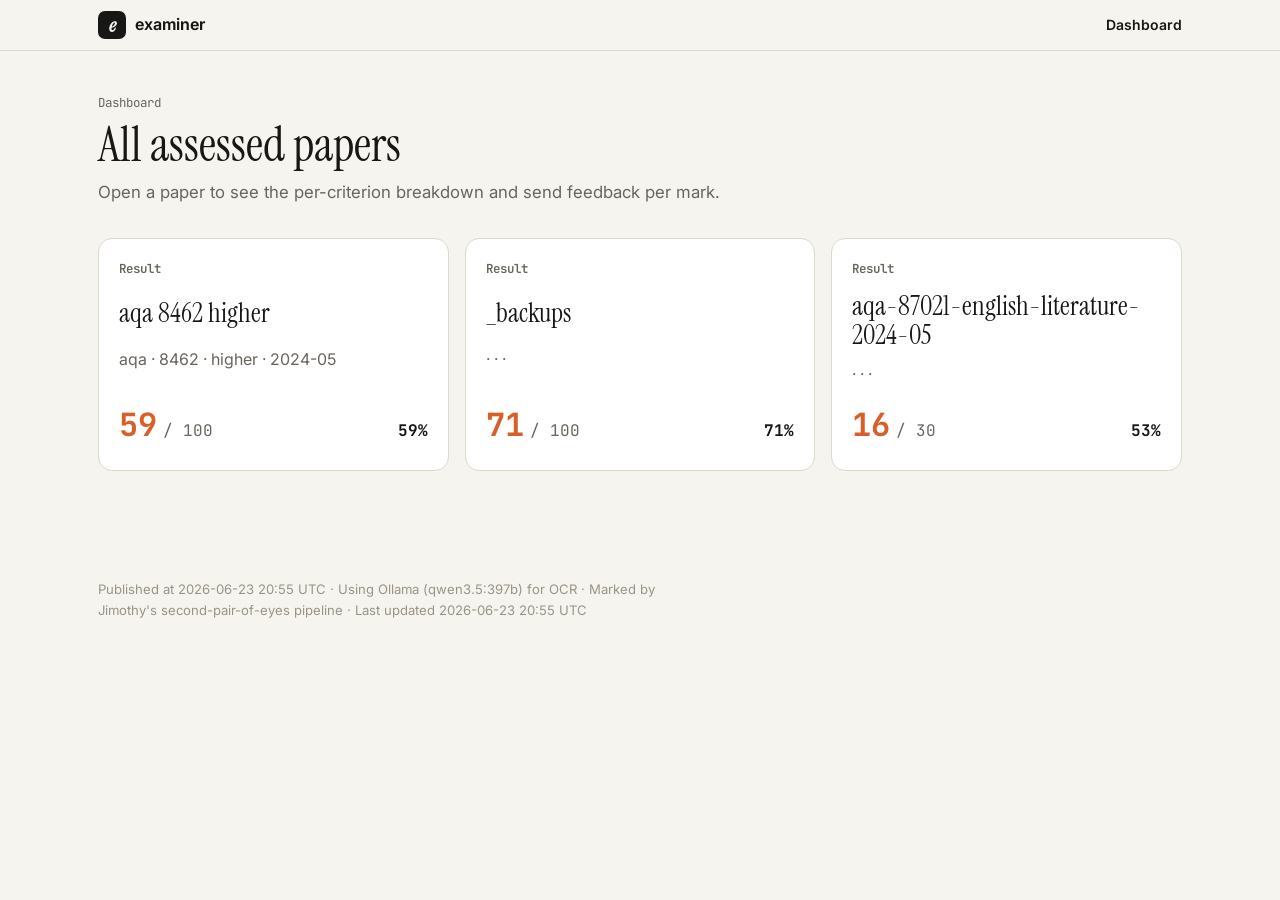
<file: pages/index.html>
<!DOCTYPE html>
<html lang="en">
<head>
  <meta charset="UTF-8">
  <meta name="viewport" content="width=device-width, initial-scale=1, viewport-fit=cover">
  <meta name="color-scheme" content="light dark">
  <meta name="description" content="GCSE self-mark dashboard. Per-assessment results, feedback, and per-criterion markscheme detail.">
  <title>examiner - all assessments</title>
  <link rel="preconnect" href="https://fonts.googleapis.com">
  <link rel="preconnect" href="https://fonts.gstatic.com" crossorigin>
  <link rel="stylesheet" href="https://fonts.googleapis.com/css2?family=Instrument+Serif:ital@0;1&family=Inter:wght@400;500;600;700&family=JetBrains+Mono:wght@400;500;600&display=swap">
  <link rel="stylesheet" href="assets/css/styles.css?v=c6808bd0">
</head>
<body>
  <header class="topbar">
    <div class="topbar-inner">
      <a href="index.html" class="brand" aria-label="Dashboard">
        <span class="brand-mark">e</span>
        <span>examiner</span>
      </a>
      <nav class="topnav">
        <a href="index.html" class="active">Dashboard</a>
      </nav>
    </div>
  </header>
  <div class="dash-wrap">
    <header class="dash-hero">
      <span class="hero-eyebrow">Dashboard</span>
      <h1>All assessed papers</h1>
      <p>Open a paper to see the per-criterion breakdown and send feedback per mark.</p>
    </header>
    <ul class="batch-list">
<a class="batch-card" href="assessments/aqa-84621h-chemistry-higher-2024-05.html">
  <span class="badge">Result</span>
  <h3>aqa 8462 higher</h3>
  <p class="meta">aqa · 8462 · higher · 2024-05</p>
  <div class="score">
    <span class="awarded">59</span><span class="denom">/ 100</span>
    <span class="pct">59%</span>
  </div>
</a>

<a class="batch-card" href="assessments/_backups.html">
  <span class="badge">Result</span>
  <h3>_backups</h3>
  <p class="meta"> ·  ·  · </p>
  <div class="score">
    <span class="awarded">71</span><span class="denom">/ 100</span>
    <span class="pct">71%</span>
  </div>
</a>

<a class="batch-card" href="assessments/aqa-87021-english-literature-2024-05.html">
  <span class="badge">Result</span>
  <h3>aqa-87021-english-literature-2024-05</h3>
  <p class="meta"> ·  ·  · </p>
  <div class="score">
    <span class="awarded">16</span><span class="denom">/ 30</span>
    <span class="pct">53%</span>
  </div>
</a>
</ul>
  </div>
  <footer class="footer">
    <div class="row">Published at 2026-06-23 20:55 UTC · Using Ollama (qwen3.5:397b) for OCR · Marked by Jimothy's second-pair-of-eyes pipeline · Last updated 2026-06-23 20:55 UTC</div>
  </footer>
</body>
</html>
</file>
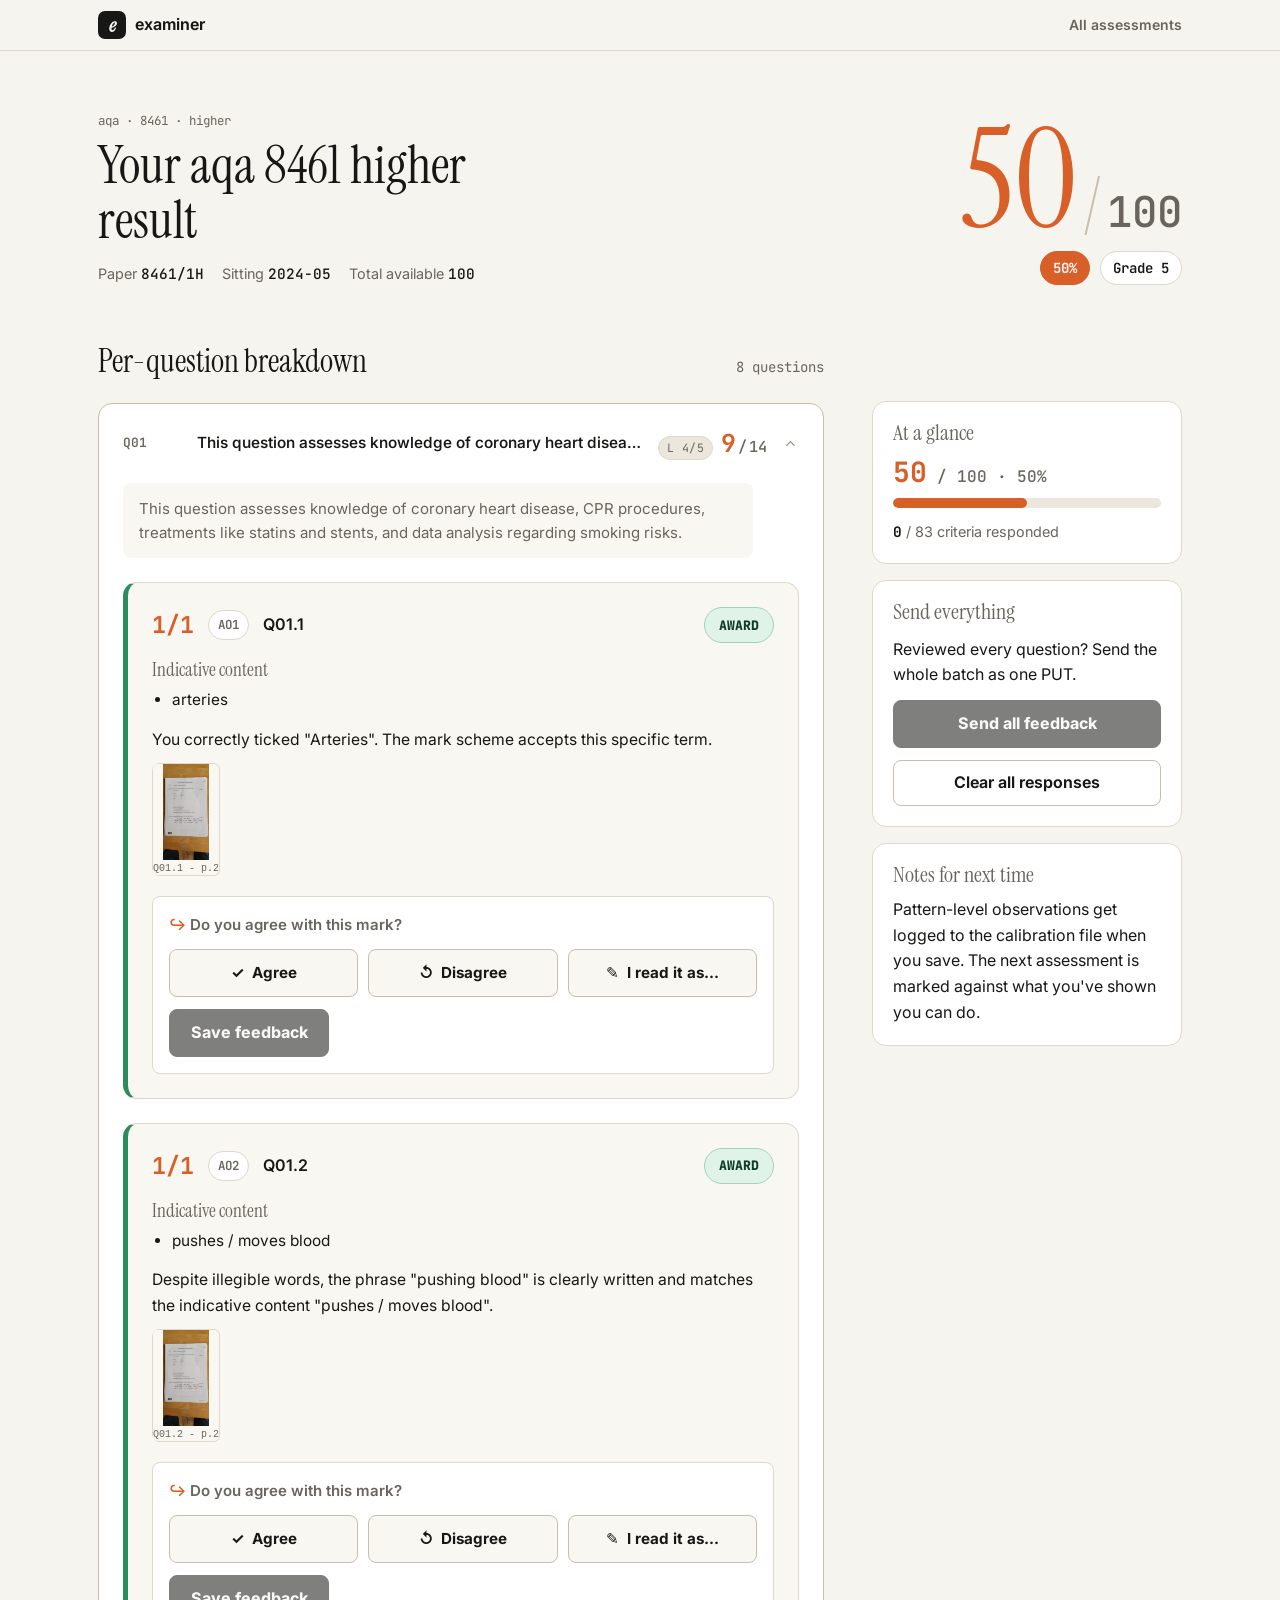
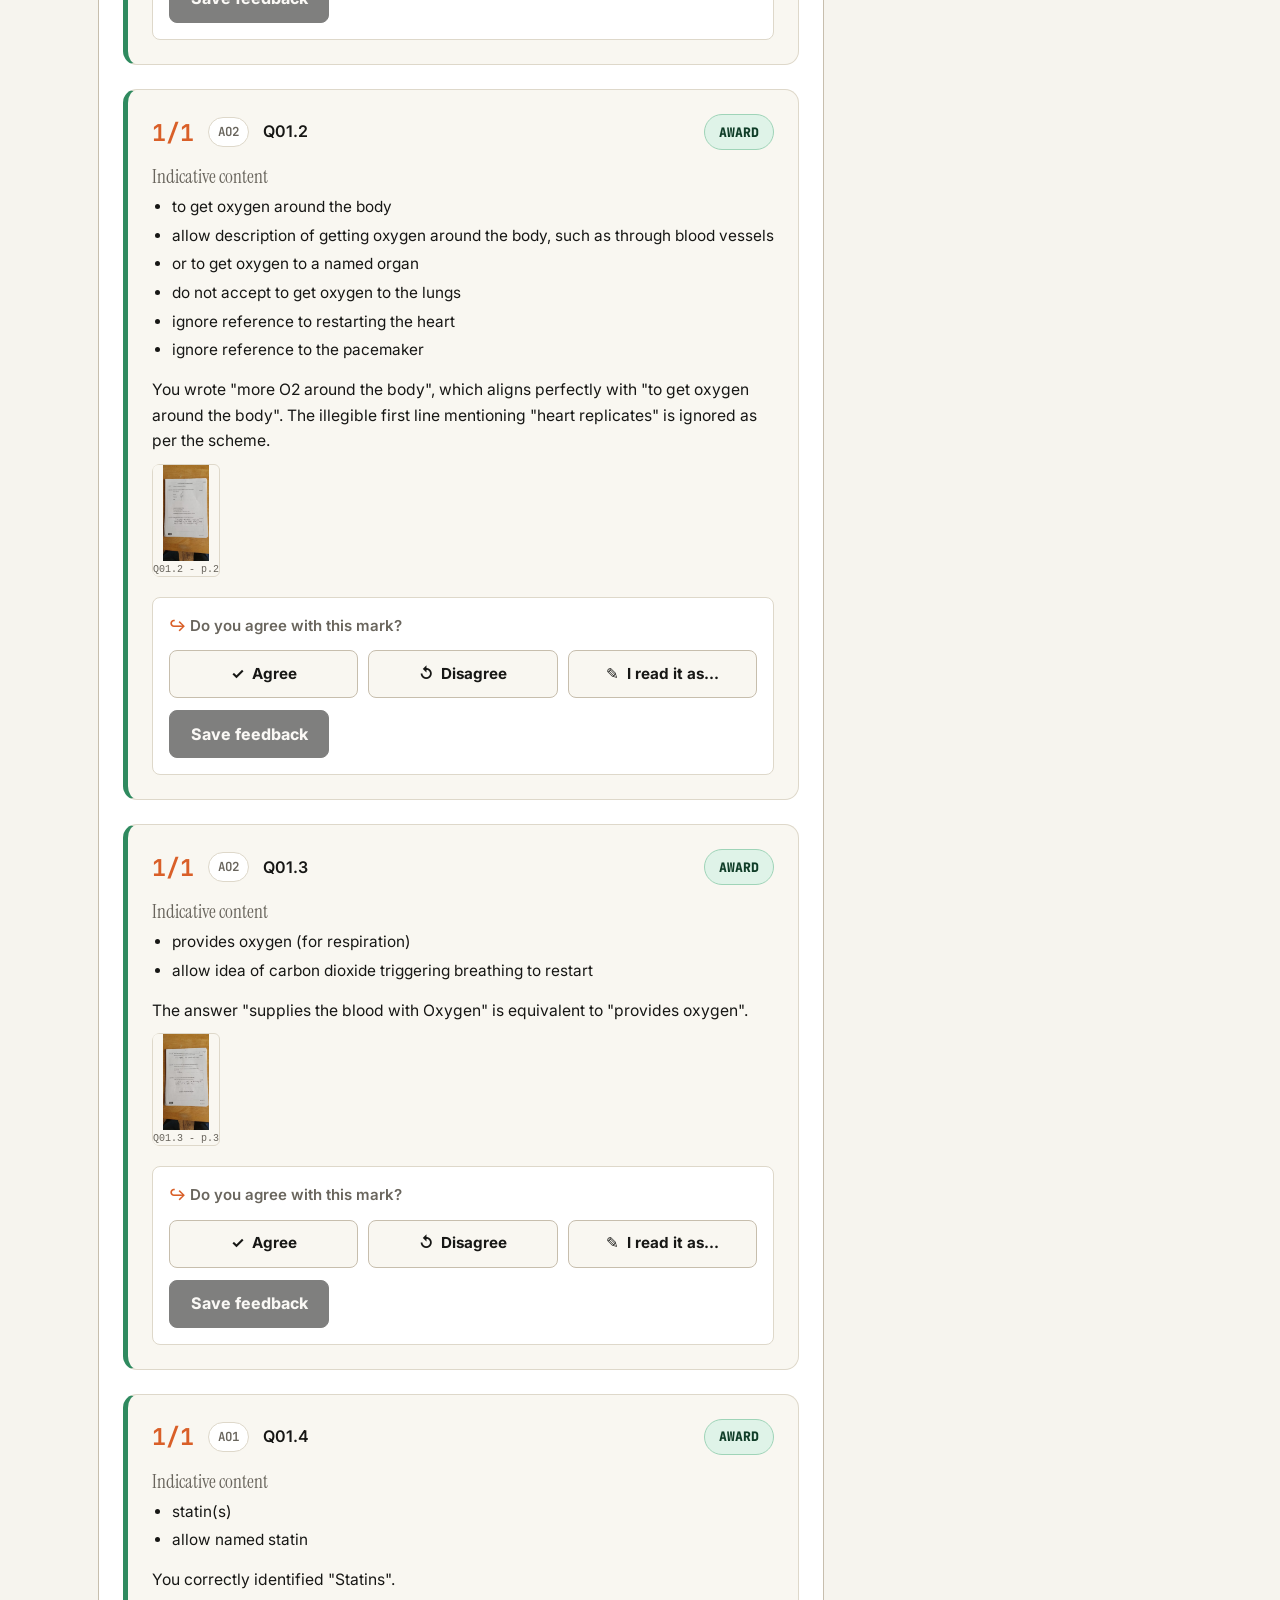
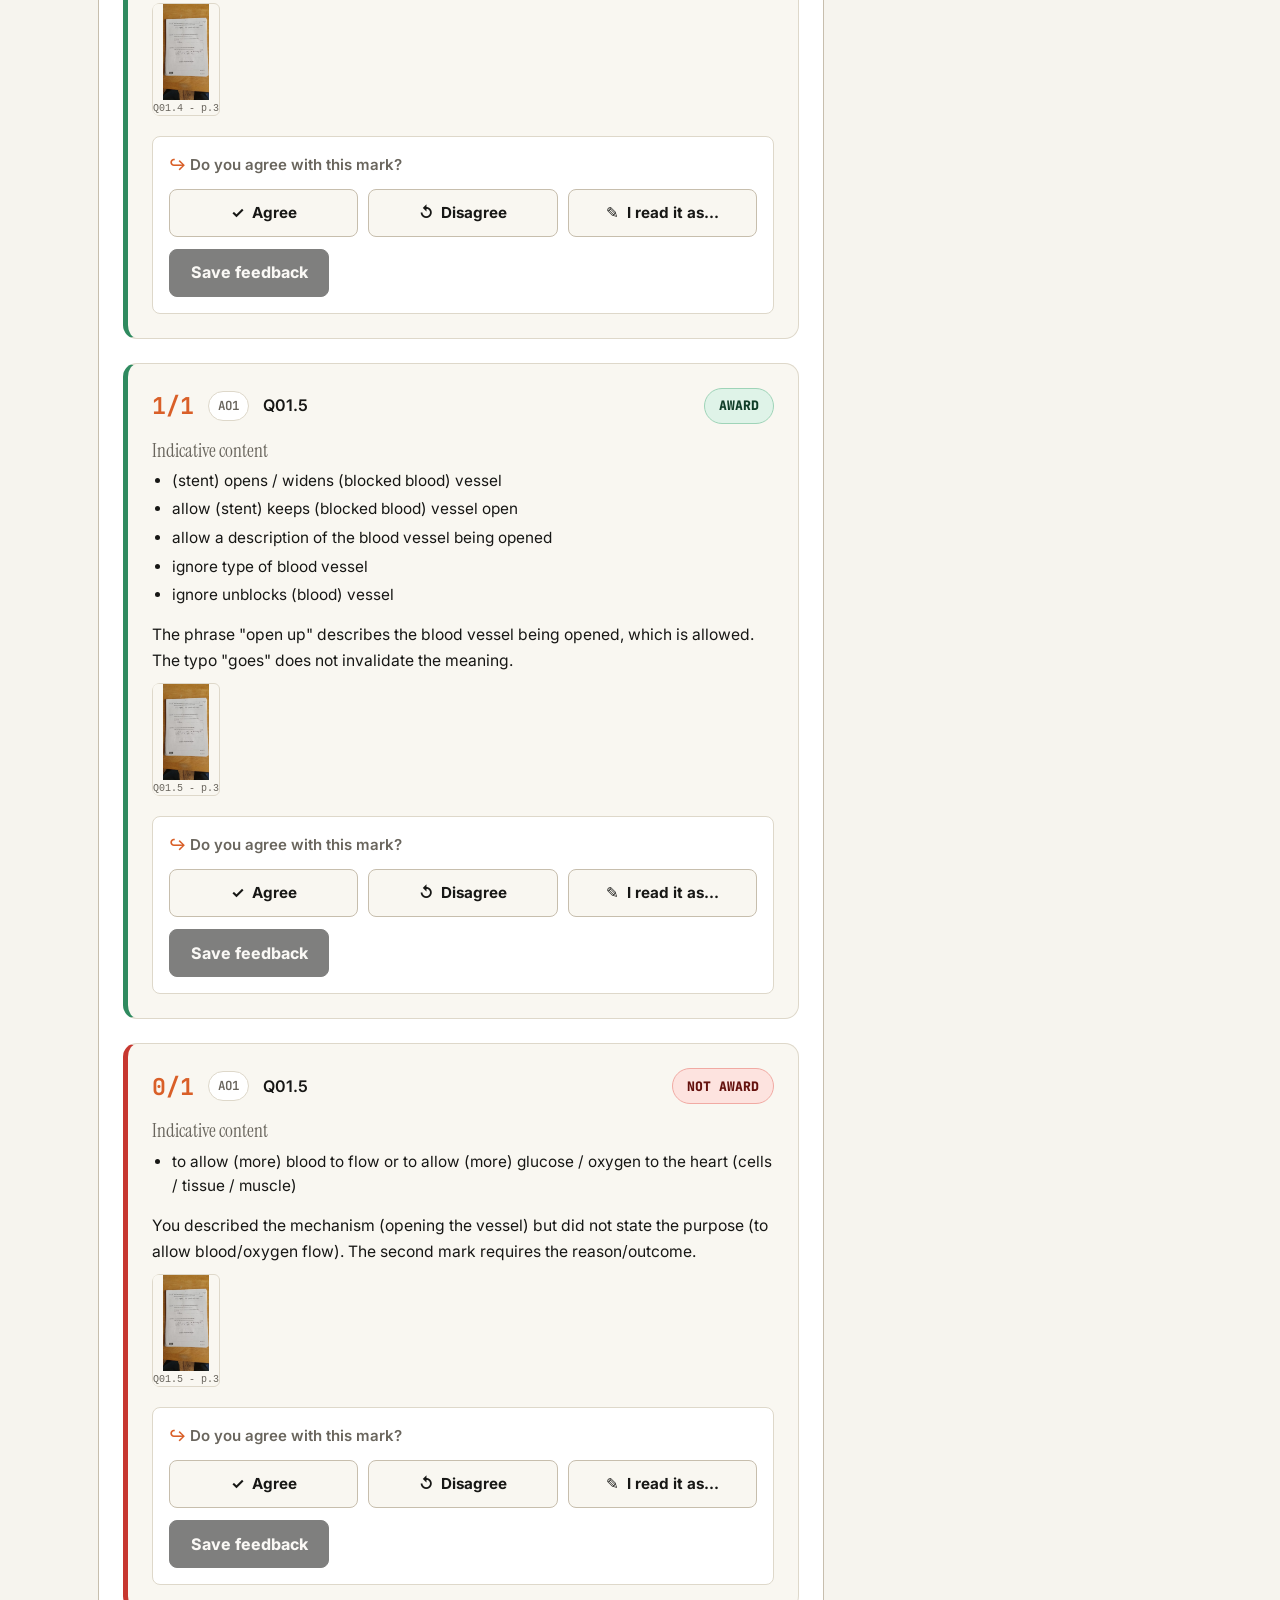
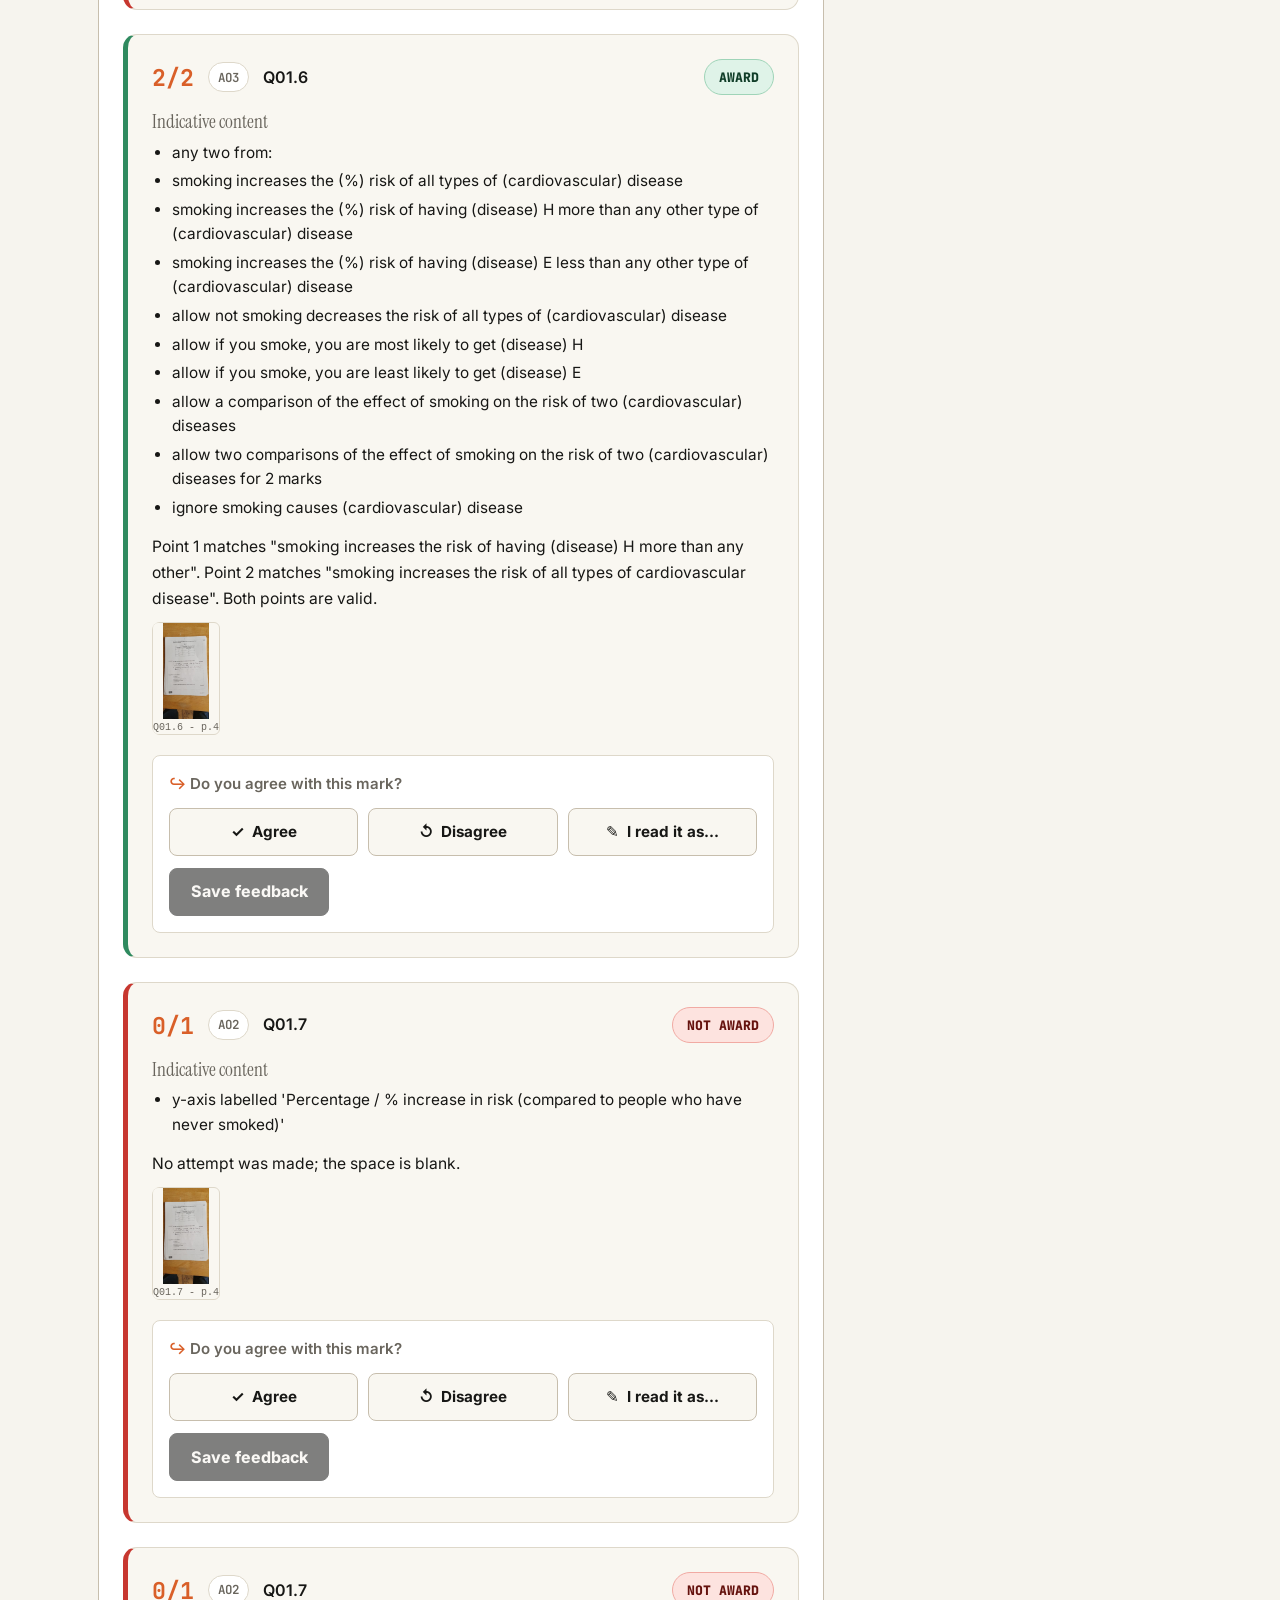
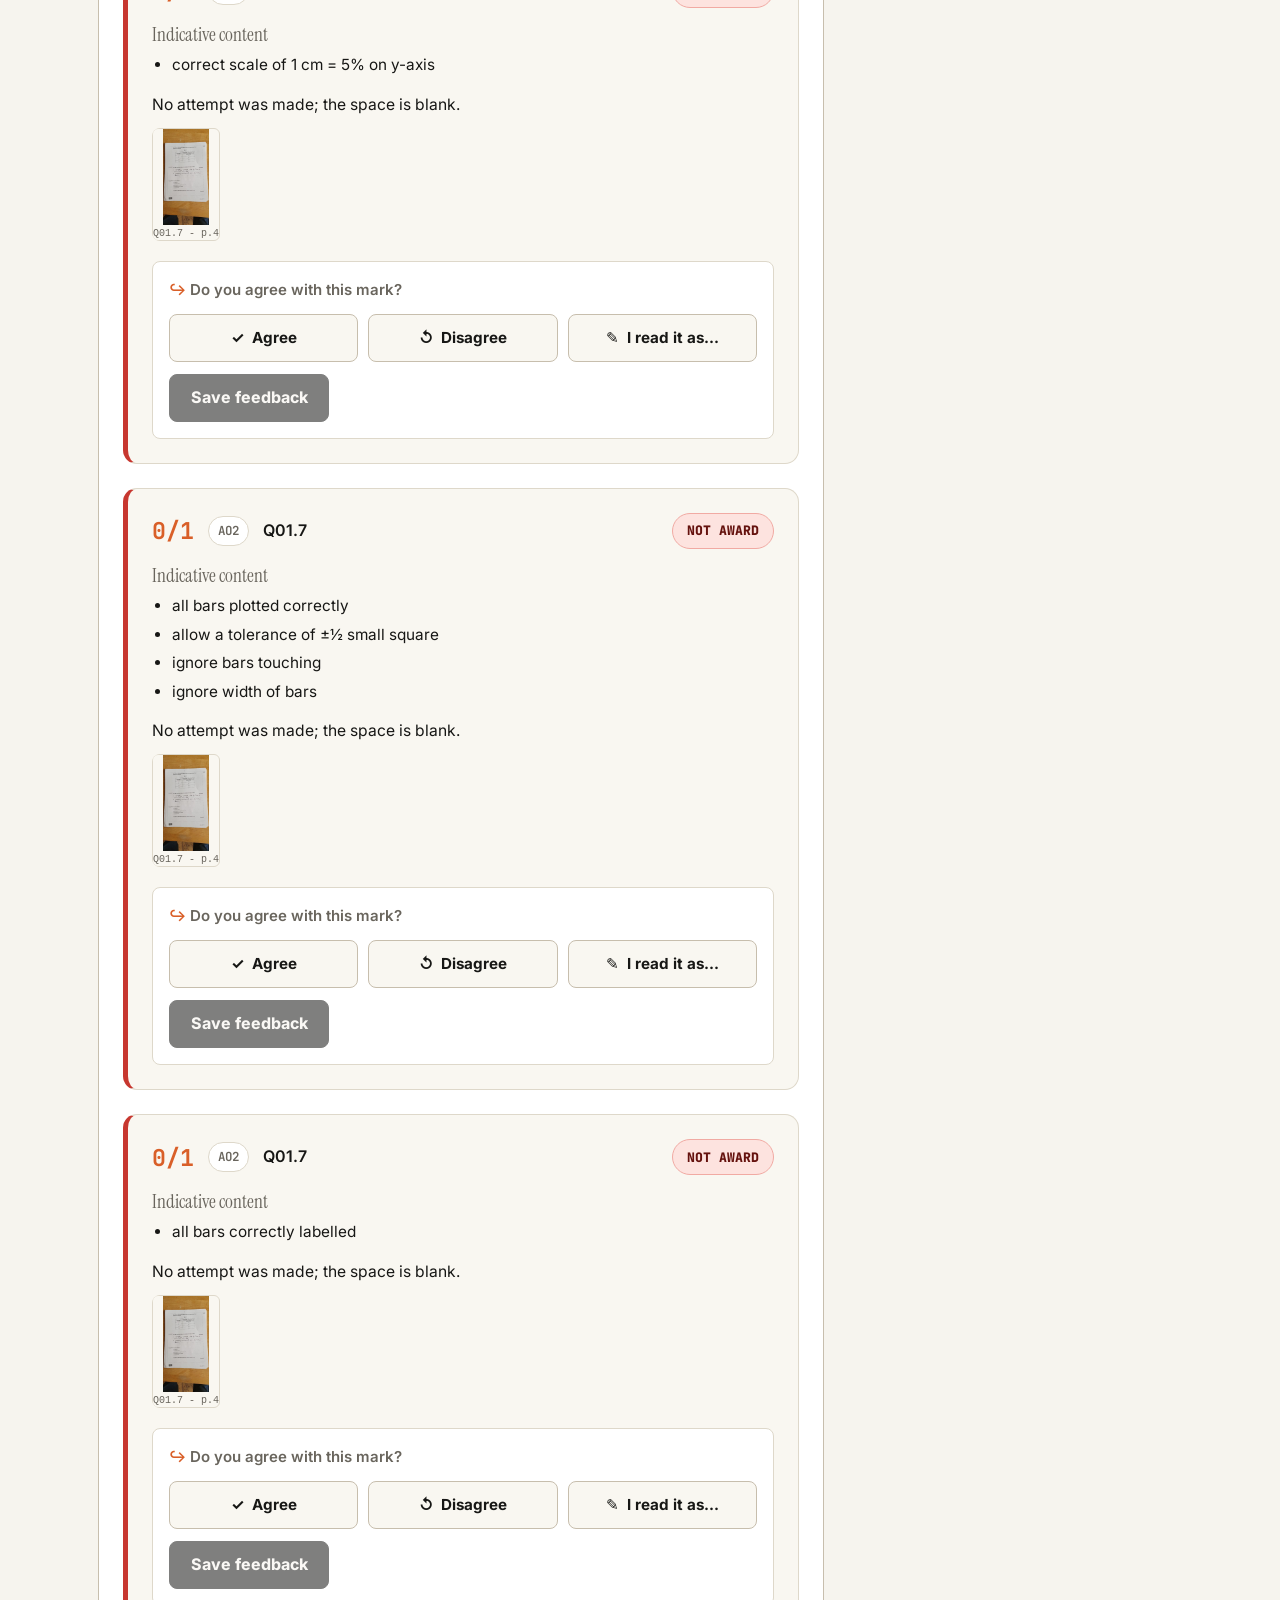
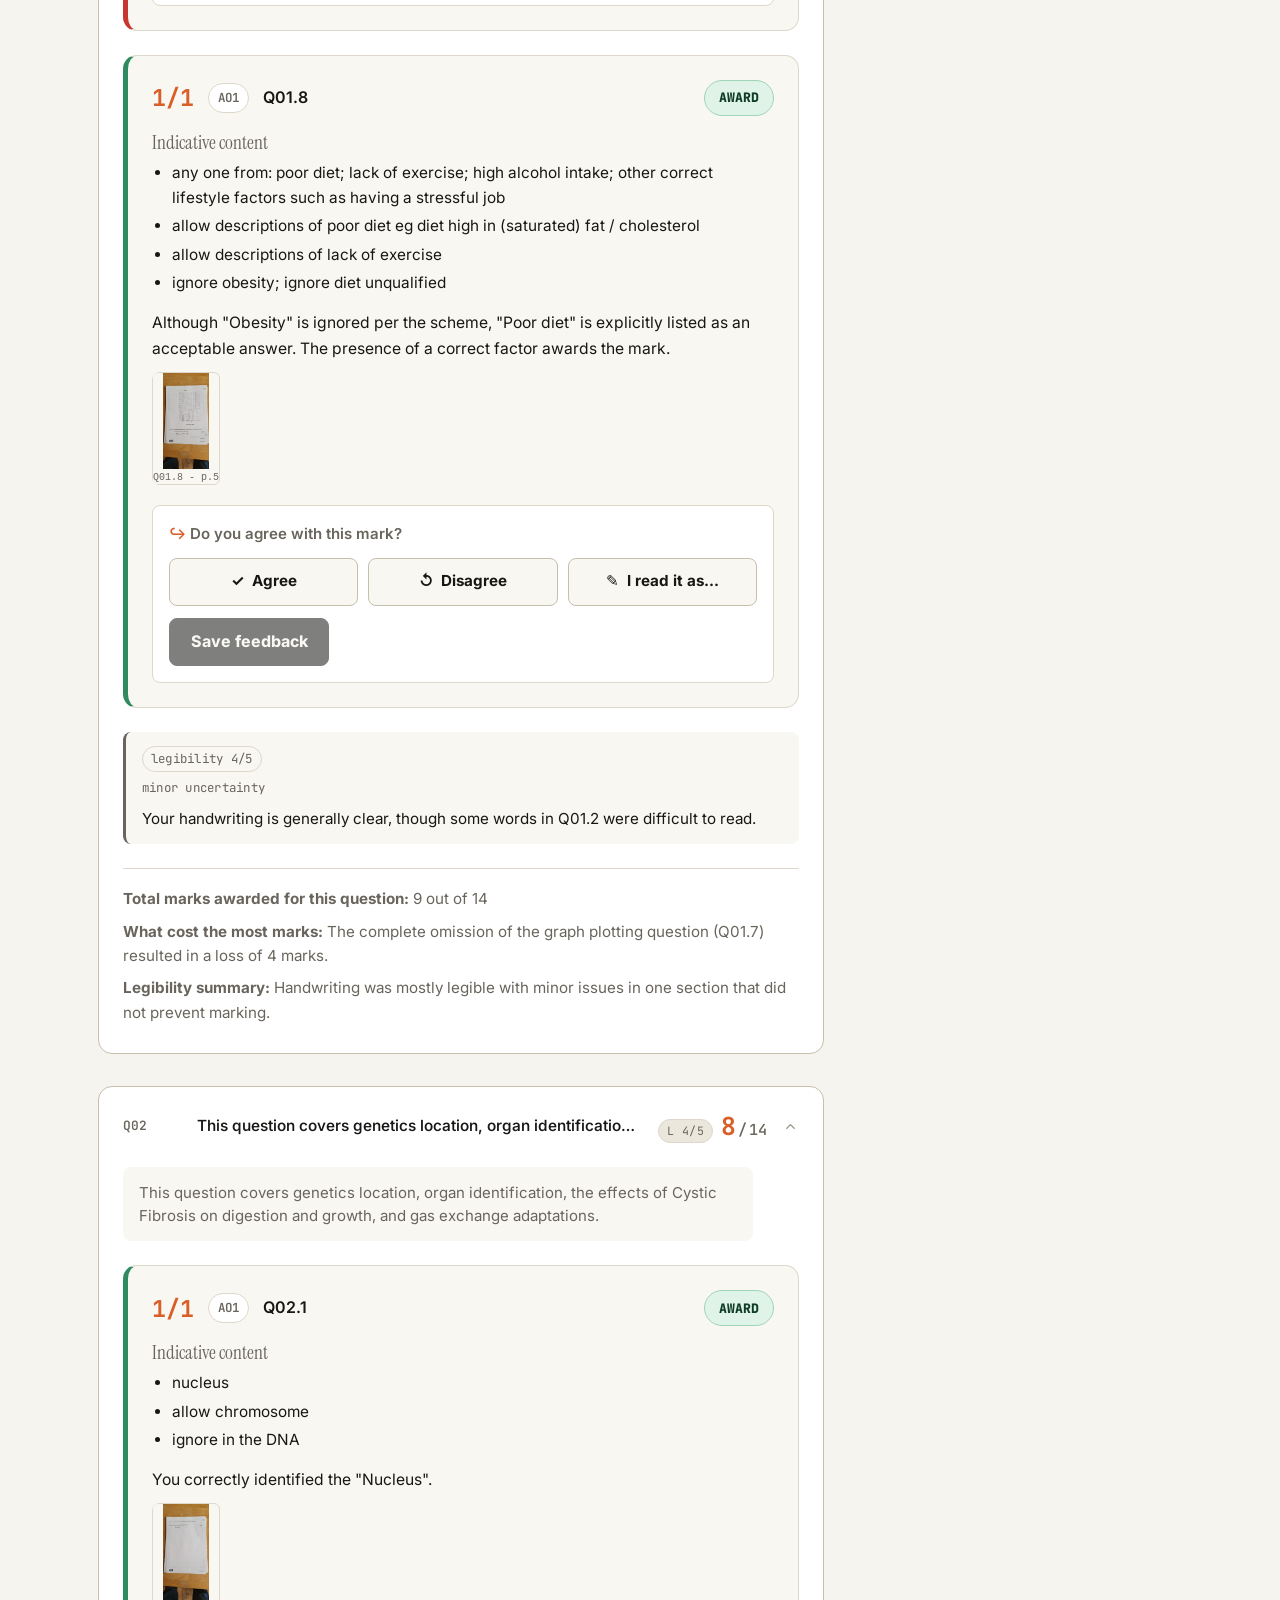
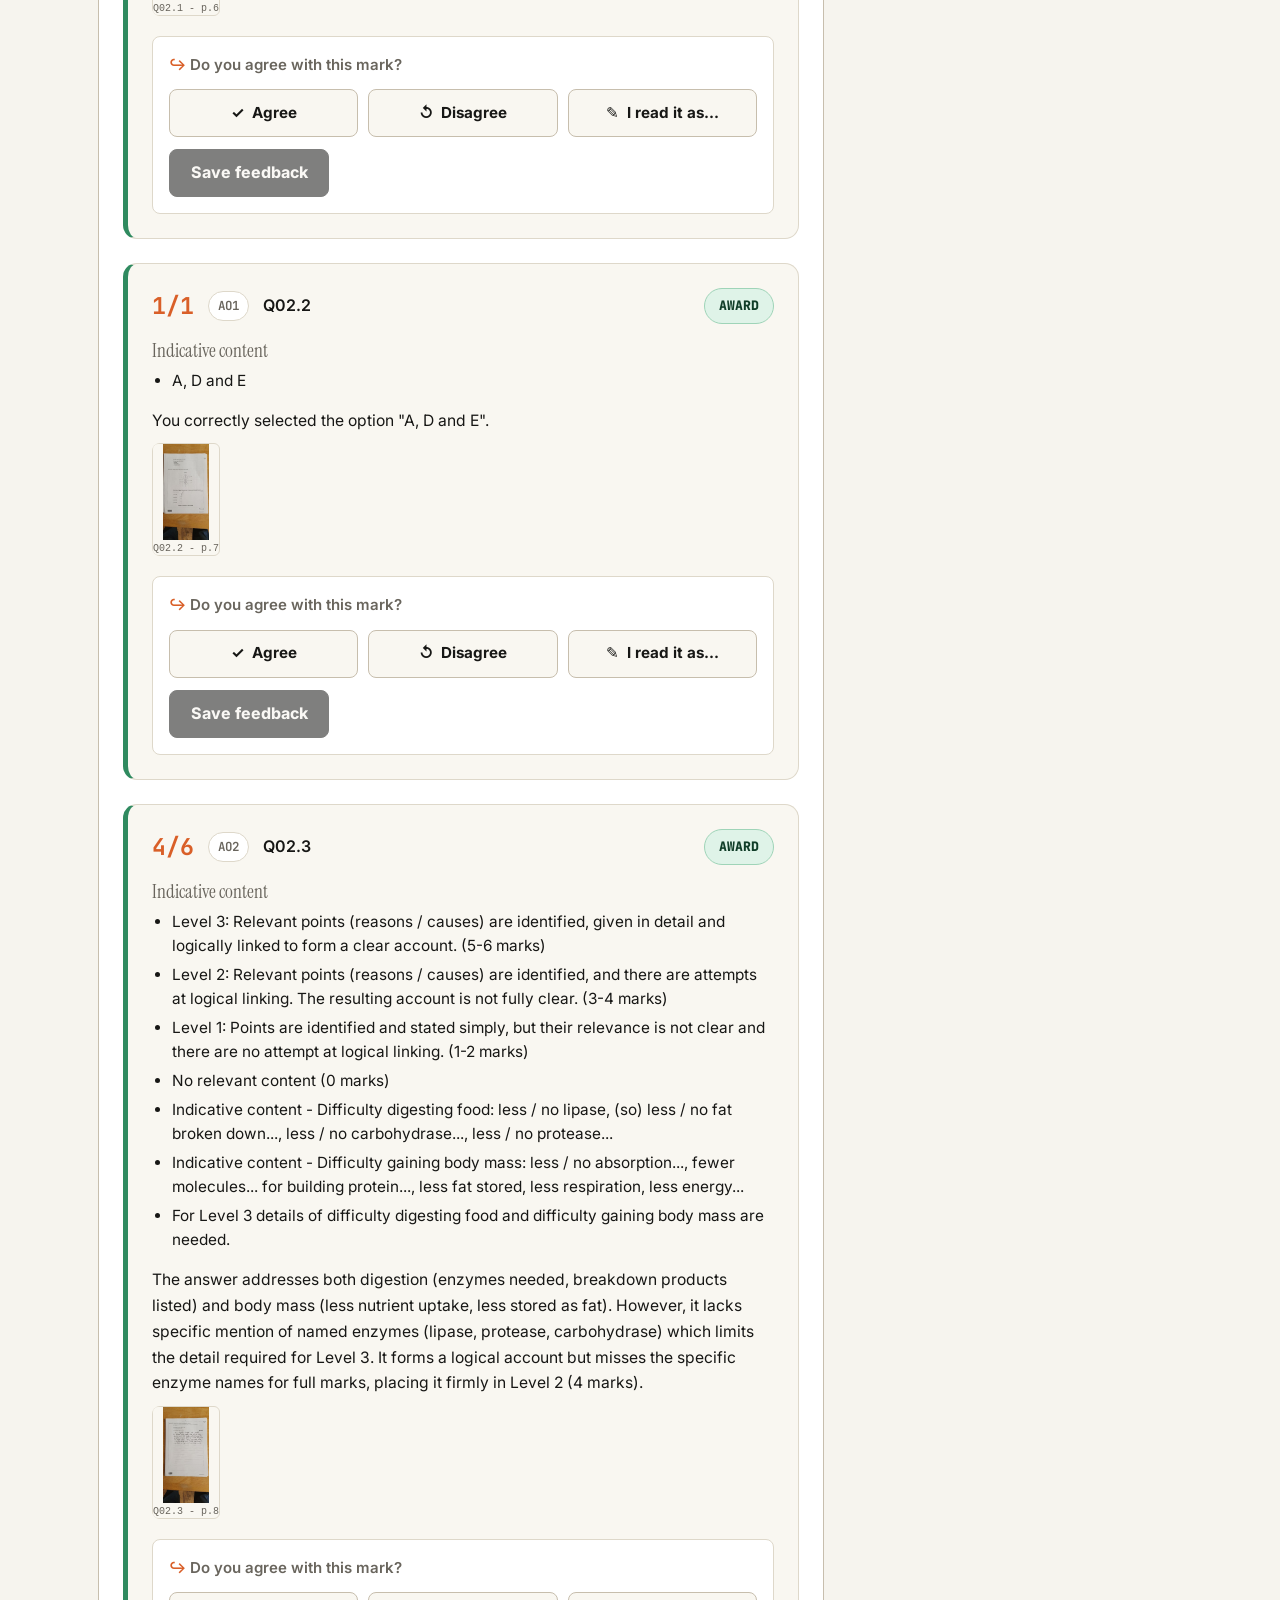
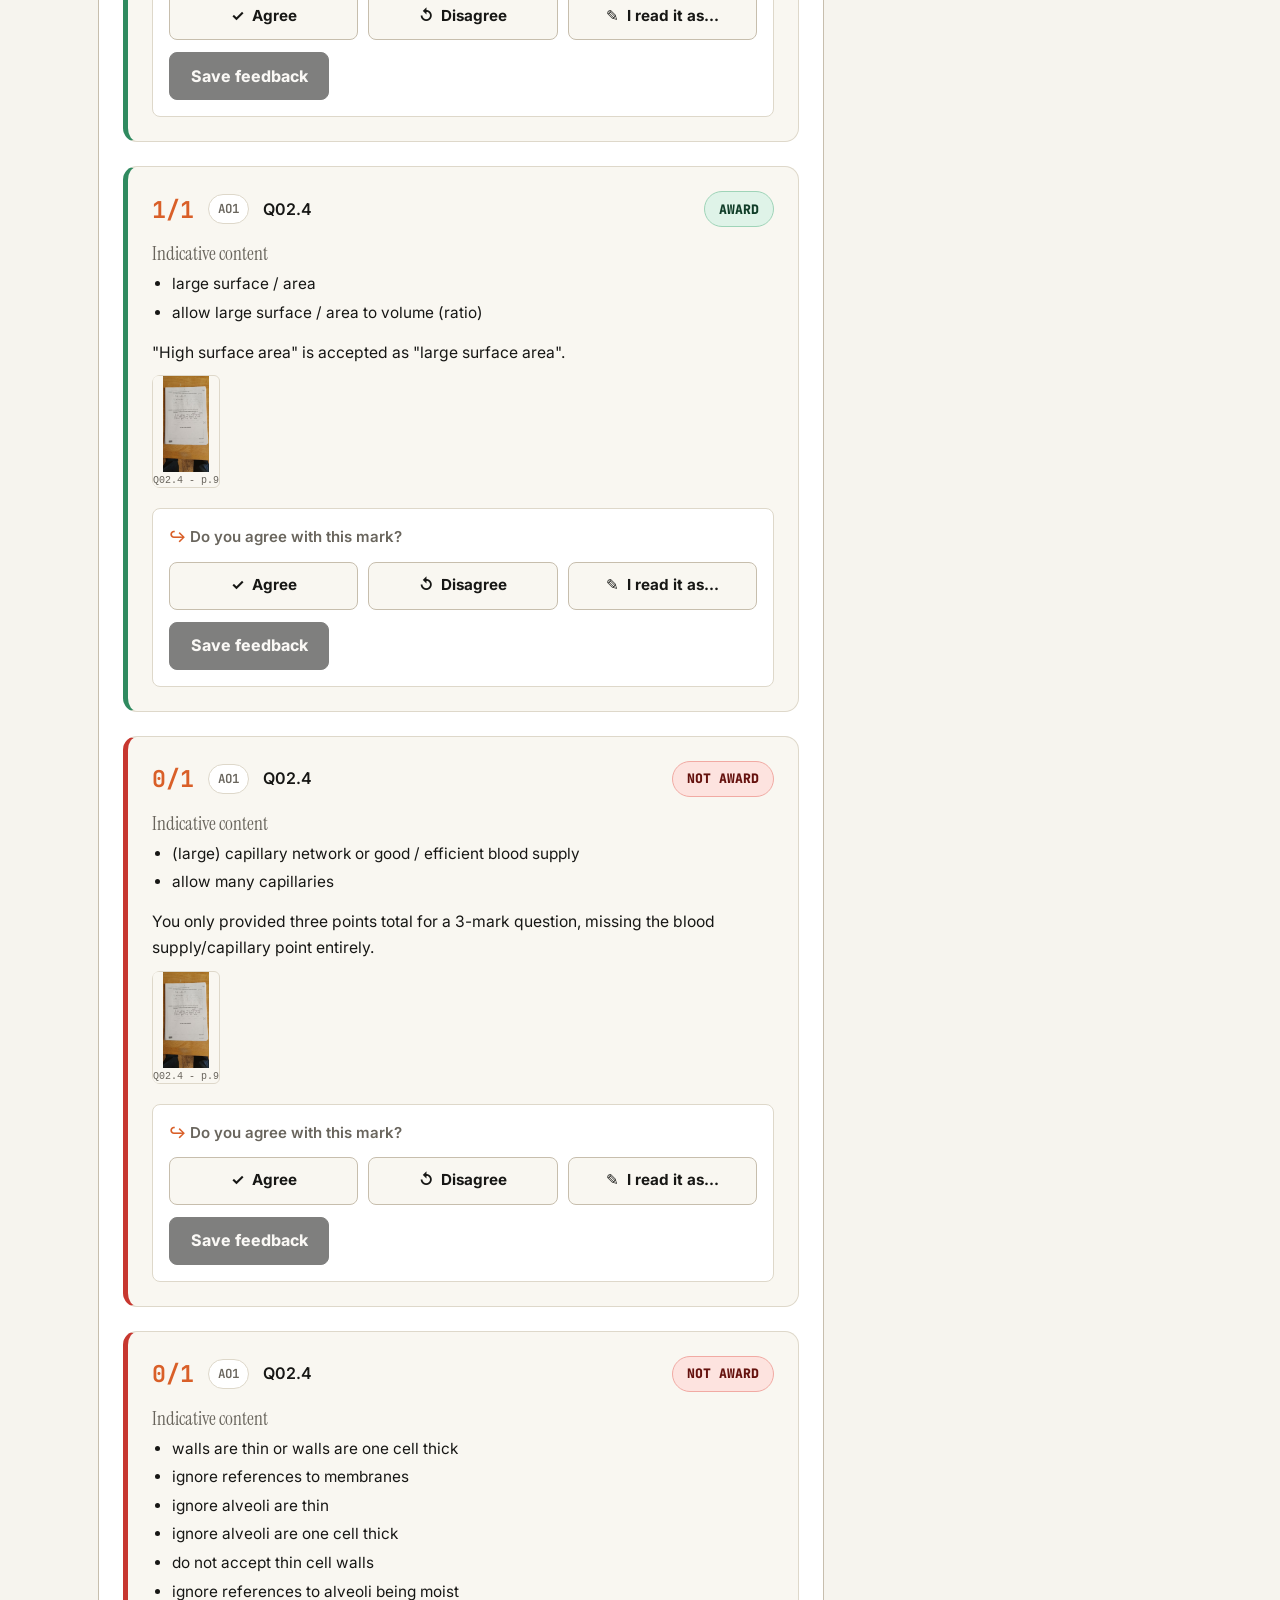
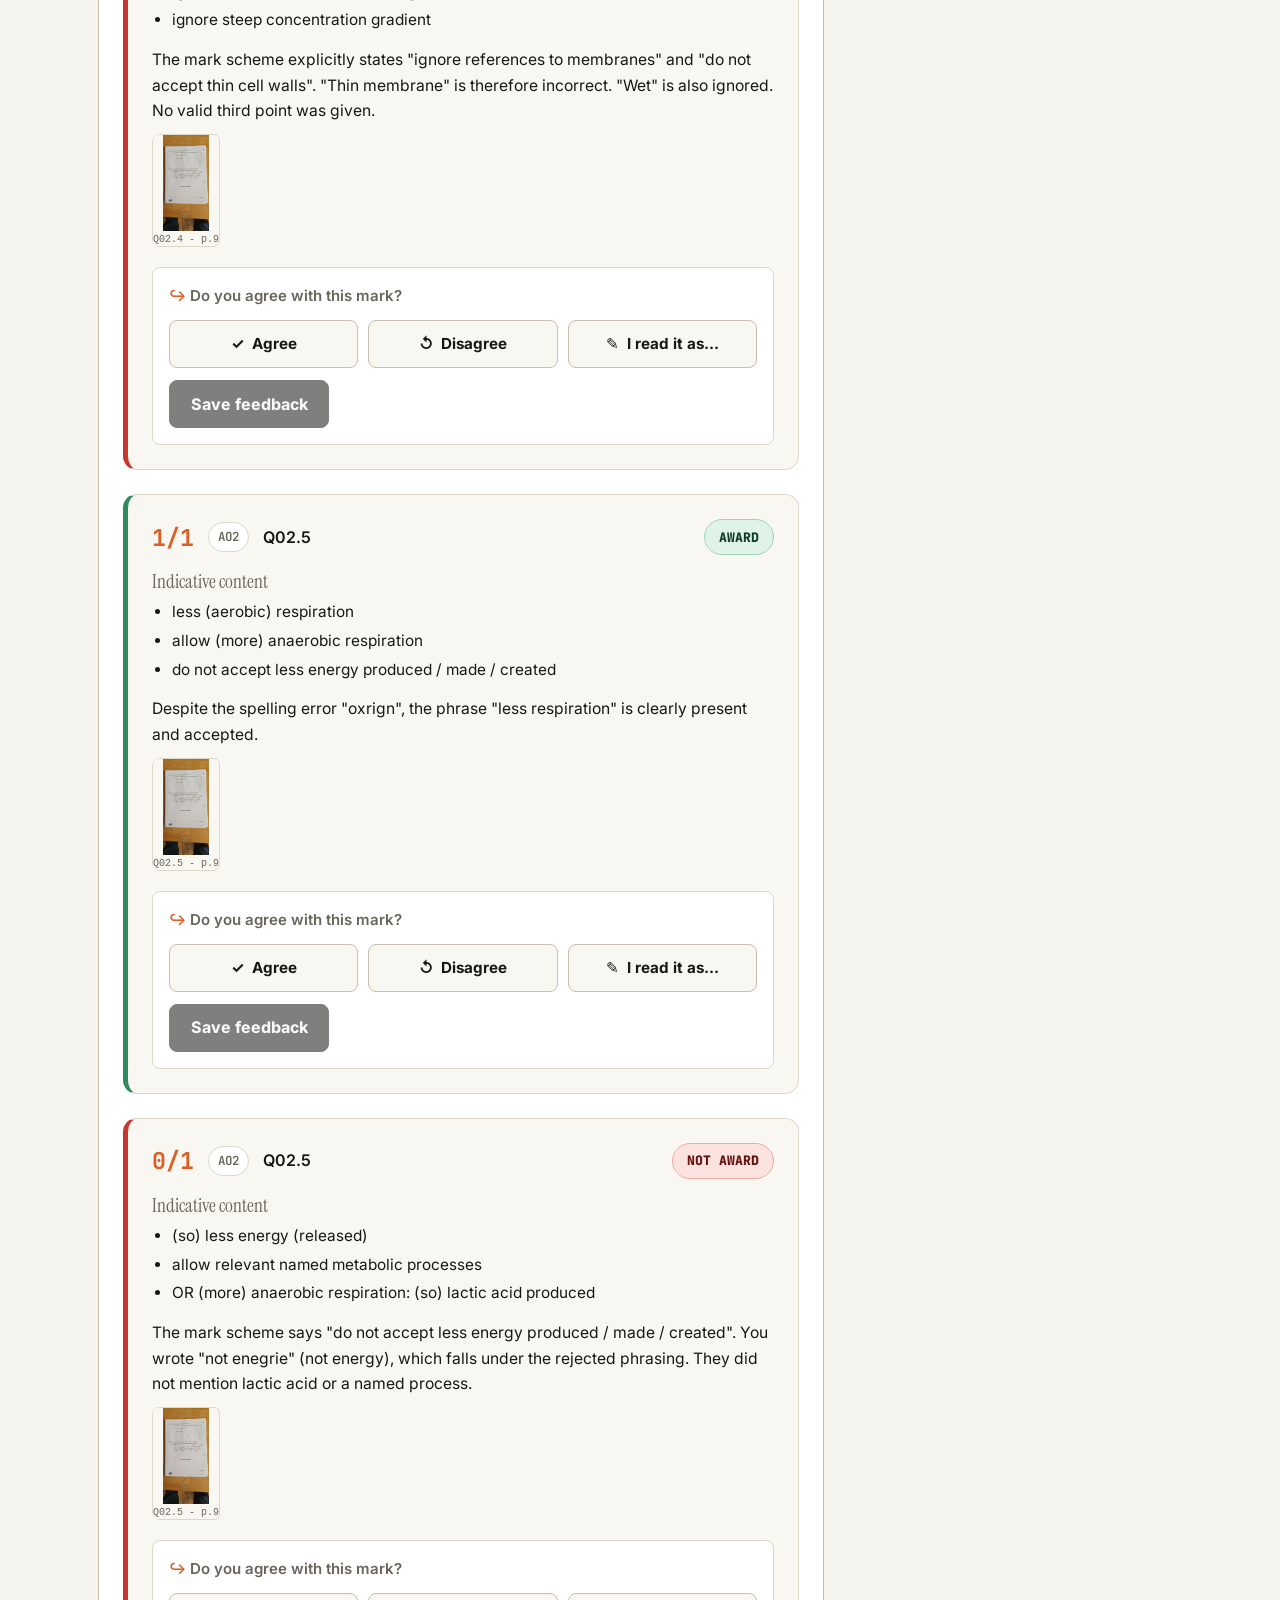
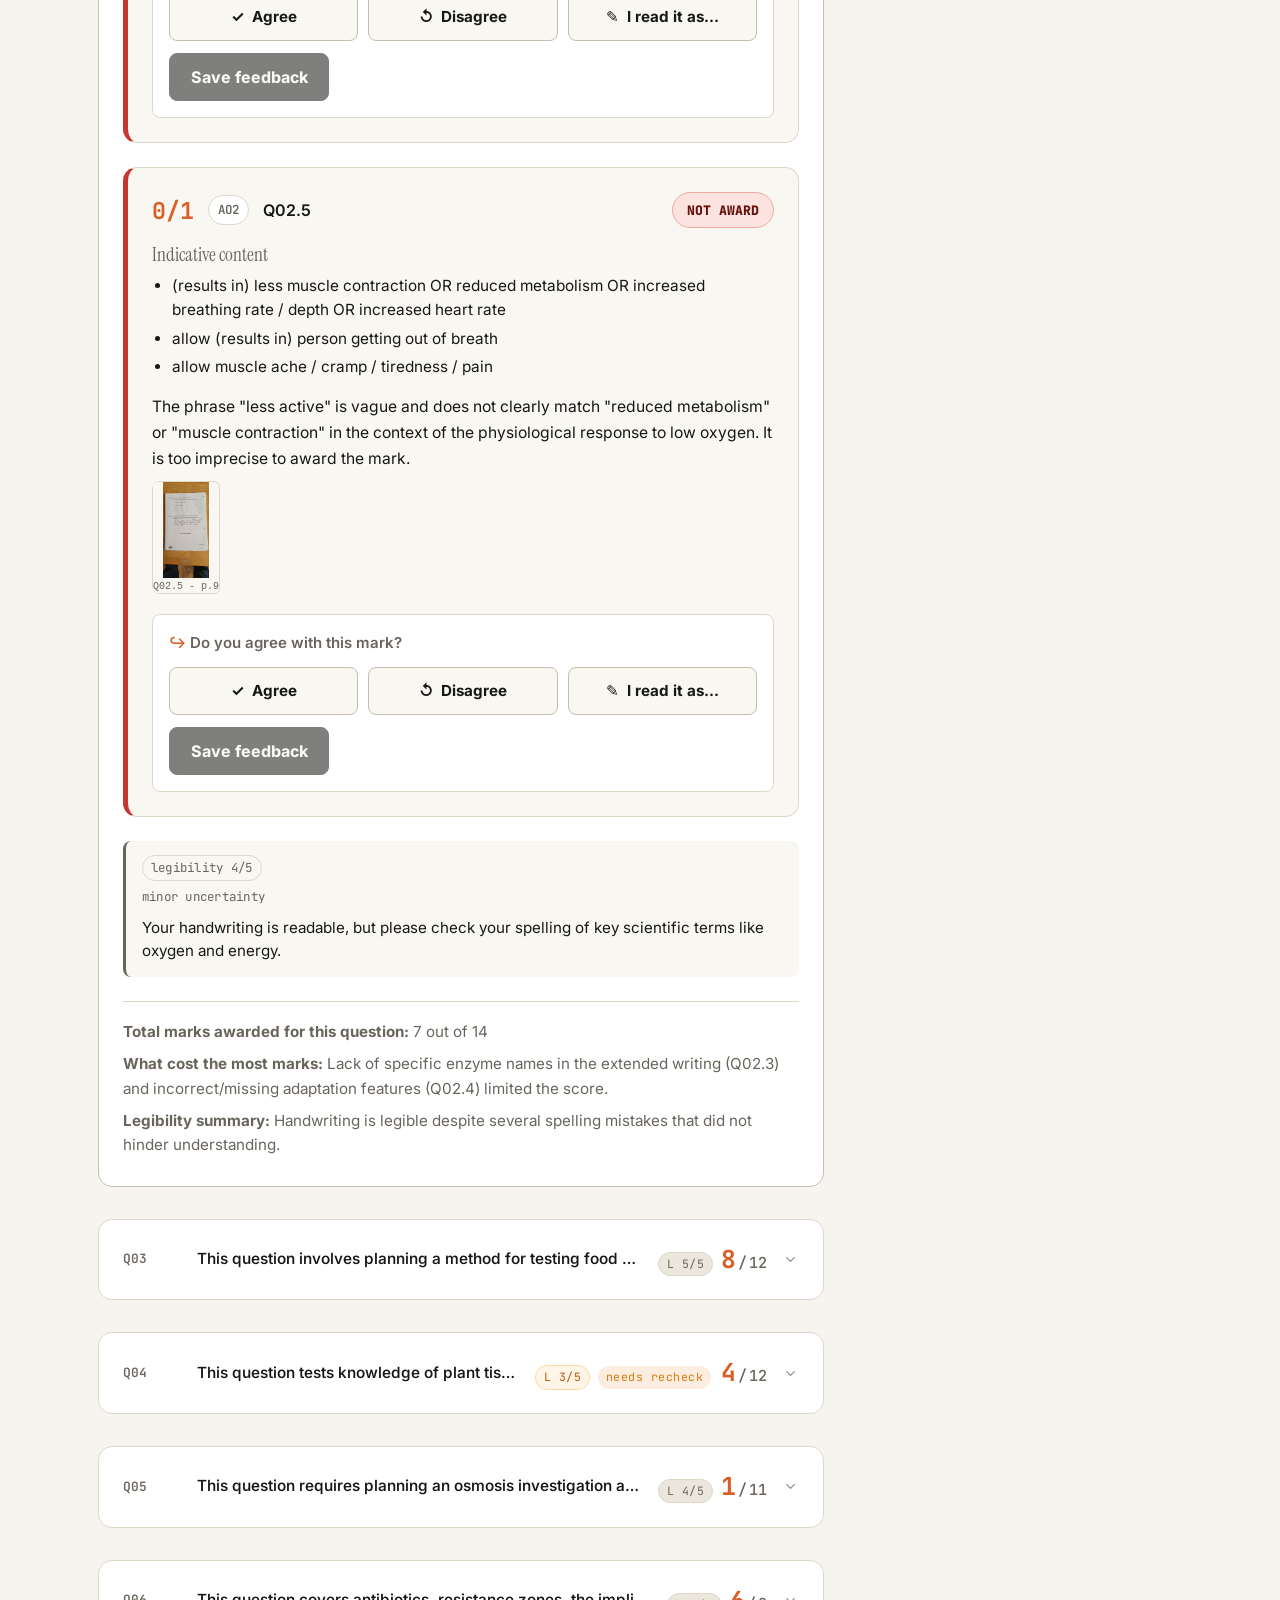
<file: pages/assessments/aqa-84611h-biology-higher-2024-05.html>
<!DOCTYPE html>
<html lang="en">
<head>
  <meta charset="UTF-8">
  <meta name="viewport" content="width=device-width, initial-scale=1, viewport-fit=cover">
  <meta name="color-scheme" content="light dark">
  <meta name="description" content="Per-assessment result - aqa 8461 higher">
  <meta name="robots" content="noindex">
  <title>aqa 8461 higher</title>
  <link rel="preconnect" href="https://fonts.googleapis.com">
  <link rel="preconnect" href="https://fonts.gstatic.com" crossorigin>
  <link rel="stylesheet" href="https://fonts.googleapis.com/css2?family=Instrument+Serif:ital@0;1&family=Inter:wght@400;500;600;700&family=JetBrains+Mono:wght@400;500;600&display=swap">
  <link rel="stylesheet" href="../assets/css/styles.css?v=c6808bd0">
</head>
<body data-kvdb-bucket="GVmL8e6pUsRYp6pHQnwCHo">
  <header class="topbar">
    <div class="topbar-inner">
      <a href="../index.html" class="brand" aria-label="Back to dashboard">
        <span class="brand-mark">e</span>
        <span>examiner</span>
      </a>
      <nav class="topnav">
        <a href="../index.html">All assessments</a>
      </nav>
    </div>
  </header>

  
<section class="hero">
  <div class="hero-left">
    <span class="hero-eyebrow">aqa · 8461 · higher</span>
    <h1>Your aqa 8461 higher result</h1>
    <div class="hero-meta">
      <span>Paper <strong>8461/1H</strong></span>
      <span>Sitting <strong>2024-05</strong></span>
      <span>Total available <strong>100</strong></span>
    </div>
  </div>
  <div class="score-block">
    <div class="score-main">
      <span class="awarded">50</span>
      <span class="separator">/</span>
      <span class="available">100</span>
    </div>
    <div class="score-sub">
      <span class="pct">50%</span>
      <span class="grade">Grade 5</span>
    </div>
  </div>
</section>


  <div class="layout">
    <main class="content">
      <div class="section-header">
        <h2>Per-question breakdown</h2>
        <span class="meta">8 questions</span>
      </div>
      <div class="questions">
        
<section class="qsection" data-open="true" id="q-01">
  <button class="qhead" type="button" aria-expanded="true" aria-controls="q-01-body">
    <span class="qnum">Q01</span>
    <span class="qmain">
      <span class="qsub">This question assesses knowledge of coronary heart disease, CPR procedures, treatments like statins and stents, and data analysis regarding smoking risks.</span>
    </span>
    <span class="qscore">
      <span class="leg-chip leg-chip-good" title="Handwriting legibility for this question (0-5)">L 4/5</span>
      
      <span class="a">9</span>
      <span class="s">/</span>
      <span class="b">14</span>
    </span>
    <svg class="chevron" viewBox="0 0 16 16" fill="none" xmlns="http://www.w3.org/2000/svg" aria-hidden="true">
      <path d="M4 6l4 4 4-4" stroke="currentColor" stroke-width="1.5" stroke-linecap="round" stroke-linejoin="round"/>
    </svg>
  </button>
  <div class="qbody" id="q-01-body">
    <div class="qcontext">This question assesses knowledge of coronary heart disease, CPR procedures, treatments like statins and stents, and data analysis regarding smoking risks.</div>
    <div class="criteria">
      
<div class="criterion AWARD" data-criterion-id="aqa-84611h-biology-higher-2024-05_q01_c1" data-verdict="AWARD">
  <div class="criterion-head">
    <span class="marks">1/1</span>
    <span class="ao">AO1</span>
    <span class="subq">Q01.1</span>
    <span class="verdict-pill AWARD">AWARD</span>
  </div>
  <div class="criterion-body">
    <div><span class="indicative-label">Indicative content</span><ul class="indicative"><li>arteries</li></ul></div>
    <p class="justification">You correctly ticked &quot;Arteries&quot;. The mark scheme accepts this specific term.</p>
  </div>
  <div class="qthumbs qthumbs-criterion" aria-label="Your answer photo for Q01.1">
      <a class="qthumb" href="../assets/photos/aqa-84611h-biology-higher-2024-05/originals/02.jpg" data-lightbox="Q01.1" data-page="2" data-subq="Q01.1"><img src="../assets/photos/aqa-84611h-biology-higher-2024-05/thumbs/02.jpg" alt="Your answer for Q01.1, page 2" loading="lazy" /><span class="qthumb-label">Q01.1 - p.2</span></a>
    </div>
  <div class="feedback" data-mode="" data-criterion-id="aqa-84611h-biology-higher-2024-05_q01_c1">
    <span class="feedback-prompt"><span class="icon">↪</span> Do you agree with this mark?</span>
    <div class="fb-actions" role="group" aria-label="Verdict">
      <button type="button" class="fb-btn AWARD" data-mode="AWARD"><span class="icon">✓</span> Agree</button>
      <button type="button" class="fb-btn DISAGREE" data-mode="DISAGREE"><span class="icon">↺</span> Disagree</button>
      <button type="button" class="fb-btn NOTE" data-mode="NOTE"><span class="icon">✎</span> I read it as...</button>
    </div>
    <textarea class="fb-note" data-mode="disagree" placeholder="What did you write, and why does the mark seem wrong?" rows="2"></textarea>
    <textarea class="fb-note" data-mode="note" placeholder="Tell us what you read on the page (e.g. 'I wrote 0.5 mol, not 0.05')." rows="2"></textarea>
    <div class="fb-actions">
      <button type="button" class="fb-save" disabled>Save feedback</button>
      <span class="fb-status" aria-live="polite"></span>
    </div>
  </div>
</div>


<div class="criterion AWARD" data-criterion-id="aqa-84611h-biology-higher-2024-05_q01_c2" data-verdict="AWARD">
  <div class="criterion-head">
    <span class="marks">1/1</span>
    <span class="ao">AO2</span>
    <span class="subq">Q01.2</span>
    <span class="verdict-pill AWARD">AWARD</span>
  </div>
  <div class="criterion-body">
    <div><span class="indicative-label">Indicative content</span><ul class="indicative"><li>pushes / moves blood</li></ul></div>
    <p class="justification">Despite illegible words, the phrase &quot;pushing blood&quot; is clearly written and matches the indicative content &quot;pushes / moves blood&quot;.</p>
  </div>
  <div class="qthumbs qthumbs-criterion" aria-label="Your answer photo for Q01.2">
      <a class="qthumb" href="../assets/photos/aqa-84611h-biology-higher-2024-05/originals/02.jpg" data-lightbox="Q01.2" data-page="2" data-subq="Q01.2"><img src="../assets/photos/aqa-84611h-biology-higher-2024-05/thumbs/02.jpg" alt="Your answer for Q01.2, page 2" loading="lazy" /><span class="qthumb-label">Q01.2 - p.2</span></a>
    </div>
  <div class="feedback" data-mode="" data-criterion-id="aqa-84611h-biology-higher-2024-05_q01_c2">
    <span class="feedback-prompt"><span class="icon">↪</span> Do you agree with this mark?</span>
    <div class="fb-actions" role="group" aria-label="Verdict">
      <button type="button" class="fb-btn AWARD" data-mode="AWARD"><span class="icon">✓</span> Agree</button>
      <button type="button" class="fb-btn DISAGREE" data-mode="DISAGREE"><span class="icon">↺</span> Disagree</button>
      <button type="button" class="fb-btn NOTE" data-mode="NOTE"><span class="icon">✎</span> I read it as...</button>
    </div>
    <textarea class="fb-note" data-mode="disagree" placeholder="What did you write, and why does the mark seem wrong?" rows="2"></textarea>
    <textarea class="fb-note" data-mode="note" placeholder="Tell us what you read on the page (e.g. 'I wrote 0.5 mol, not 0.05')." rows="2"></textarea>
    <div class="fb-actions">
      <button type="button" class="fb-save" disabled>Save feedback</button>
      <span class="fb-status" aria-live="polite"></span>
    </div>
  </div>
</div>


<div class="criterion AWARD" data-criterion-id="aqa-84611h-biology-higher-2024-05_q01_c3" data-verdict="AWARD">
  <div class="criterion-head">
    <span class="marks">1/1</span>
    <span class="ao">AO2</span>
    <span class="subq">Q01.2</span>
    <span class="verdict-pill AWARD">AWARD</span>
  </div>
  <div class="criterion-body">
    <div><span class="indicative-label">Indicative content</span><ul class="indicative"><li>to get oxygen around the body</li><li>allow description of getting oxygen around the body, such as through blood vessels</li><li>or to get oxygen to a named organ</li><li>do not accept to get oxygen to the lungs</li><li>ignore reference to restarting the heart</li><li>ignore reference to the pacemaker</li></ul></div>
    <p class="justification">You wrote &quot;more O2 around the body&quot;, which aligns perfectly with &quot;to get oxygen around the body&quot;. The illegible first line mentioning &quot;heart replicates&quot; is ignored as per the scheme.</p>
  </div>
  <div class="qthumbs qthumbs-criterion" aria-label="Your answer photo for Q01.2">
      <a class="qthumb" href="../assets/photos/aqa-84611h-biology-higher-2024-05/originals/02.jpg" data-lightbox="Q01.2" data-page="2" data-subq="Q01.2"><img src="../assets/photos/aqa-84611h-biology-higher-2024-05/thumbs/02.jpg" alt="Your answer for Q01.2, page 2" loading="lazy" /><span class="qthumb-label">Q01.2 - p.2</span></a>
    </div>
  <div class="feedback" data-mode="" data-criterion-id="aqa-84611h-biology-higher-2024-05_q01_c3">
    <span class="feedback-prompt"><span class="icon">↪</span> Do you agree with this mark?</span>
    <div class="fb-actions" role="group" aria-label="Verdict">
      <button type="button" class="fb-btn AWARD" data-mode="AWARD"><span class="icon">✓</span> Agree</button>
      <button type="button" class="fb-btn DISAGREE" data-mode="DISAGREE"><span class="icon">↺</span> Disagree</button>
      <button type="button" class="fb-btn NOTE" data-mode="NOTE"><span class="icon">✎</span> I read it as...</button>
    </div>
    <textarea class="fb-note" data-mode="disagree" placeholder="What did you write, and why does the mark seem wrong?" rows="2"></textarea>
    <textarea class="fb-note" data-mode="note" placeholder="Tell us what you read on the page (e.g. 'I wrote 0.5 mol, not 0.05')." rows="2"></textarea>
    <div class="fb-actions">
      <button type="button" class="fb-save" disabled>Save feedback</button>
      <span class="fb-status" aria-live="polite"></span>
    </div>
  </div>
</div>


<div class="criterion AWARD" data-criterion-id="aqa-84611h-biology-higher-2024-05_q01_c4" data-verdict="AWARD">
  <div class="criterion-head">
    <span class="marks">1/1</span>
    <span class="ao">AO2</span>
    <span class="subq">Q01.3</span>
    <span class="verdict-pill AWARD">AWARD</span>
  </div>
  <div class="criterion-body">
    <div><span class="indicative-label">Indicative content</span><ul class="indicative"><li>provides oxygen (for respiration)</li><li>allow idea of carbon dioxide triggering breathing to restart</li></ul></div>
    <p class="justification">The answer &quot;supplies the blood with Oxygen&quot; is equivalent to &quot;provides oxygen&quot;.</p>
  </div>
  <div class="qthumbs qthumbs-criterion" aria-label="Your answer photo for Q01.3">
      <a class="qthumb" href="../assets/photos/aqa-84611h-biology-higher-2024-05/originals/03.jpg" data-lightbox="Q01.3" data-page="3" data-subq="Q01.3"><img src="../assets/photos/aqa-84611h-biology-higher-2024-05/thumbs/03.jpg" alt="Your answer for Q01.3, page 3" loading="lazy" /><span class="qthumb-label">Q01.3 - p.3</span></a>
    </div>
  <div class="feedback" data-mode="" data-criterion-id="aqa-84611h-biology-higher-2024-05_q01_c4">
    <span class="feedback-prompt"><span class="icon">↪</span> Do you agree with this mark?</span>
    <div class="fb-actions" role="group" aria-label="Verdict">
      <button type="button" class="fb-btn AWARD" data-mode="AWARD"><span class="icon">✓</span> Agree</button>
      <button type="button" class="fb-btn DISAGREE" data-mode="DISAGREE"><span class="icon">↺</span> Disagree</button>
      <button type="button" class="fb-btn NOTE" data-mode="NOTE"><span class="icon">✎</span> I read it as...</button>
    </div>
    <textarea class="fb-note" data-mode="disagree" placeholder="What did you write, and why does the mark seem wrong?" rows="2"></textarea>
    <textarea class="fb-note" data-mode="note" placeholder="Tell us what you read on the page (e.g. 'I wrote 0.5 mol, not 0.05')." rows="2"></textarea>
    <div class="fb-actions">
      <button type="button" class="fb-save" disabled>Save feedback</button>
      <span class="fb-status" aria-live="polite"></span>
    </div>
  </div>
</div>


<div class="criterion AWARD" data-criterion-id="aqa-84611h-biology-higher-2024-05_q01_c5" data-verdict="AWARD">
  <div class="criterion-head">
    <span class="marks">1/1</span>
    <span class="ao">AO1</span>
    <span class="subq">Q01.4</span>
    <span class="verdict-pill AWARD">AWARD</span>
  </div>
  <div class="criterion-body">
    <div><span class="indicative-label">Indicative content</span><ul class="indicative"><li>statin(s)</li><li>allow named statin</li></ul></div>
    <p class="justification">You correctly identified &quot;Statins&quot;.</p>
  </div>
  <div class="qthumbs qthumbs-criterion" aria-label="Your answer photo for Q01.4">
      <a class="qthumb" href="../assets/photos/aqa-84611h-biology-higher-2024-05/originals/03.jpg" data-lightbox="Q01.4" data-page="3" data-subq="Q01.4"><img src="../assets/photos/aqa-84611h-biology-higher-2024-05/thumbs/03.jpg" alt="Your answer for Q01.4, page 3" loading="lazy" /><span class="qthumb-label">Q01.4 - p.3</span></a>
    </div>
  <div class="feedback" data-mode="" data-criterion-id="aqa-84611h-biology-higher-2024-05_q01_c5">
    <span class="feedback-prompt"><span class="icon">↪</span> Do you agree with this mark?</span>
    <div class="fb-actions" role="group" aria-label="Verdict">
      <button type="button" class="fb-btn AWARD" data-mode="AWARD"><span class="icon">✓</span> Agree</button>
      <button type="button" class="fb-btn DISAGREE" data-mode="DISAGREE"><span class="icon">↺</span> Disagree</button>
      <button type="button" class="fb-btn NOTE" data-mode="NOTE"><span class="icon">✎</span> I read it as...</button>
    </div>
    <textarea class="fb-note" data-mode="disagree" placeholder="What did you write, and why does the mark seem wrong?" rows="2"></textarea>
    <textarea class="fb-note" data-mode="note" placeholder="Tell us what you read on the page (e.g. 'I wrote 0.5 mol, not 0.05')." rows="2"></textarea>
    <div class="fb-actions">
      <button type="button" class="fb-save" disabled>Save feedback</button>
      <span class="fb-status" aria-live="polite"></span>
    </div>
  </div>
</div>


<div class="criterion AWARD" data-criterion-id="aqa-84611h-biology-higher-2024-05_q01_c6" data-verdict="AWARD">
  <div class="criterion-head">
    <span class="marks">1/1</span>
    <span class="ao">AO1</span>
    <span class="subq">Q01.5</span>
    <span class="verdict-pill AWARD">AWARD</span>
  </div>
  <div class="criterion-body">
    <div><span class="indicative-label">Indicative content</span><ul class="indicative"><li>(stent) opens / widens (blocked blood) vessel</li><li>allow (stent) keeps (blocked blood) vessel open</li><li>allow a description of the blood vessel being opened</li><li>ignore type of blood vessel</li><li>ignore unblocks (blood) vessel</li></ul></div>
    <p class="justification">The phrase &quot;open up&quot; describes the blood vessel being opened, which is allowed. The typo &quot;goes&quot; does not invalidate the meaning.</p>
  </div>
  <div class="qthumbs qthumbs-criterion" aria-label="Your answer photo for Q01.5">
      <a class="qthumb" href="../assets/photos/aqa-84611h-biology-higher-2024-05/originals/03.jpg" data-lightbox="Q01.5" data-page="3" data-subq="Q01.5"><img src="../assets/photos/aqa-84611h-biology-higher-2024-05/thumbs/03.jpg" alt="Your answer for Q01.5, page 3" loading="lazy" /><span class="qthumb-label">Q01.5 - p.3</span></a>
    </div>
  <div class="feedback" data-mode="" data-criterion-id="aqa-84611h-biology-higher-2024-05_q01_c6">
    <span class="feedback-prompt"><span class="icon">↪</span> Do you agree with this mark?</span>
    <div class="fb-actions" role="group" aria-label="Verdict">
      <button type="button" class="fb-btn AWARD" data-mode="AWARD"><span class="icon">✓</span> Agree</button>
      <button type="button" class="fb-btn DISAGREE" data-mode="DISAGREE"><span class="icon">↺</span> Disagree</button>
      <button type="button" class="fb-btn NOTE" data-mode="NOTE"><span class="icon">✎</span> I read it as...</button>
    </div>
    <textarea class="fb-note" data-mode="disagree" placeholder="What did you write, and why does the mark seem wrong?" rows="2"></textarea>
    <textarea class="fb-note" data-mode="note" placeholder="Tell us what you read on the page (e.g. 'I wrote 0.5 mol, not 0.05')." rows="2"></textarea>
    <div class="fb-actions">
      <button type="button" class="fb-save" disabled>Save feedback</button>
      <span class="fb-status" aria-live="polite"></span>
    </div>
  </div>
</div>


<div class="criterion NOT_AWARD" data-criterion-id="aqa-84611h-biology-higher-2024-05_q01_c7" data-verdict="NOT_AWARD">
  <div class="criterion-head">
    <span class="marks">0/1</span>
    <span class="ao">AO1</span>
    <span class="subq">Q01.5</span>
    <span class="verdict-pill NOT_AWARD">NOT AWARD</span>
  </div>
  <div class="criterion-body">
    <div><span class="indicative-label">Indicative content</span><ul class="indicative"><li>to allow (more) blood to flow or to allow (more) glucose / oxygen to the heart (cells / tissue / muscle)</li></ul></div>
    <p class="justification">You described the mechanism (opening the vessel) but did not state the purpose (to allow blood/oxygen flow). The second mark requires the reason/outcome.</p>
  </div>
  <div class="qthumbs qthumbs-criterion" aria-label="Your answer photo for Q01.5">
      <a class="qthumb" href="../assets/photos/aqa-84611h-biology-higher-2024-05/originals/03.jpg" data-lightbox="Q01.5" data-page="3" data-subq="Q01.5"><img src="../assets/photos/aqa-84611h-biology-higher-2024-05/thumbs/03.jpg" alt="Your answer for Q01.5, page 3" loading="lazy" /><span class="qthumb-label">Q01.5 - p.3</span></a>
    </div>
  <div class="feedback" data-mode="" data-criterion-id="aqa-84611h-biology-higher-2024-05_q01_c7">
    <span class="feedback-prompt"><span class="icon">↪</span> Do you agree with this mark?</span>
    <div class="fb-actions" role="group" aria-label="Verdict">
      <button type="button" class="fb-btn AWARD" data-mode="AWARD"><span class="icon">✓</span> Agree</button>
      <button type="button" class="fb-btn DISAGREE" data-mode="DISAGREE"><span class="icon">↺</span> Disagree</button>
      <button type="button" class="fb-btn NOTE" data-mode="NOTE"><span class="icon">✎</span> I read it as...</button>
    </div>
    <textarea class="fb-note" data-mode="disagree" placeholder="What did you write, and why does the mark seem wrong?" rows="2"></textarea>
    <textarea class="fb-note" data-mode="note" placeholder="Tell us what you read on the page (e.g. 'I wrote 0.5 mol, not 0.05')." rows="2"></textarea>
    <div class="fb-actions">
      <button type="button" class="fb-save" disabled>Save feedback</button>
      <span class="fb-status" aria-live="polite"></span>
    </div>
  </div>
</div>


<div class="criterion AWARD" data-criterion-id="aqa-84611h-biology-higher-2024-05_q01_c8" data-verdict="AWARD">
  <div class="criterion-head">
    <span class="marks">2/2</span>
    <span class="ao">AO3</span>
    <span class="subq">Q01.6</span>
    <span class="verdict-pill AWARD">AWARD</span>
  </div>
  <div class="criterion-body">
    <div><span class="indicative-label">Indicative content</span><ul class="indicative"><li>any two from:</li><li>smoking increases the (%) risk of all types of (cardiovascular) disease</li><li>smoking increases the (%) risk of having (disease) H more than any other type of (cardiovascular) disease</li><li>smoking increases the (%) risk of having (disease) E less than any other type of (cardiovascular) disease</li><li>allow not smoking decreases the risk of all types of (cardiovascular) disease</li><li>allow if you smoke, you are most likely to get (disease) H</li><li>allow if you smoke, you are least likely to get (disease) E</li><li>allow a comparison of the effect of smoking on the risk of two (cardiovascular) diseases</li><li>allow two comparisons of the effect of smoking on the risk of two (cardiovascular) diseases for 2 marks</li><li>ignore smoking causes (cardiovascular) disease</li></ul></div>
    <p class="justification">Point 1 matches &quot;smoking increases the risk of having (disease) H more than any other&quot;. Point 2 matches &quot;smoking increases the risk of all types of cardiovascular disease&quot;. Both points are valid.</p>
  </div>
  <div class="qthumbs qthumbs-criterion" aria-label="Your answer photo for Q01.6">
      <a class="qthumb" href="../assets/photos/aqa-84611h-biology-higher-2024-05/originals/04.jpg" data-lightbox="Q01.6" data-page="4" data-subq="Q01.6"><img src="../assets/photos/aqa-84611h-biology-higher-2024-05/thumbs/04.jpg" alt="Your answer for Q01.6, page 4" loading="lazy" /><span class="qthumb-label">Q01.6 - p.4</span></a>
    </div>
  <div class="feedback" data-mode="" data-criterion-id="aqa-84611h-biology-higher-2024-05_q01_c8">
    <span class="feedback-prompt"><span class="icon">↪</span> Do you agree with this mark?</span>
    <div class="fb-actions" role="group" aria-label="Verdict">
      <button type="button" class="fb-btn AWARD" data-mode="AWARD"><span class="icon">✓</span> Agree</button>
      <button type="button" class="fb-btn DISAGREE" data-mode="DISAGREE"><span class="icon">↺</span> Disagree</button>
      <button type="button" class="fb-btn NOTE" data-mode="NOTE"><span class="icon">✎</span> I read it as...</button>
    </div>
    <textarea class="fb-note" data-mode="disagree" placeholder="What did you write, and why does the mark seem wrong?" rows="2"></textarea>
    <textarea class="fb-note" data-mode="note" placeholder="Tell us what you read on the page (e.g. 'I wrote 0.5 mol, not 0.05')." rows="2"></textarea>
    <div class="fb-actions">
      <button type="button" class="fb-save" disabled>Save feedback</button>
      <span class="fb-status" aria-live="polite"></span>
    </div>
  </div>
</div>


<div class="criterion NOT_AWARD" data-criterion-id="aqa-84611h-biology-higher-2024-05_q01_c9" data-verdict="NOT_AWARD">
  <div class="criterion-head">
    <span class="marks">0/1</span>
    <span class="ao">AO2</span>
    <span class="subq">Q01.7</span>
    <span class="verdict-pill NOT_AWARD">NOT AWARD</span>
  </div>
  <div class="criterion-body">
    <div><span class="indicative-label">Indicative content</span><ul class="indicative"><li>y-axis labelled &#x27;Percentage / % increase in risk (compared to people who have never smoked)&#x27;</li></ul></div>
    <p class="justification">No attempt was made; the space is blank.</p>
  </div>
  <div class="qthumbs qthumbs-criterion" aria-label="Your answer photo for Q01.7">
      <a class="qthumb" href="../assets/photos/aqa-84611h-biology-higher-2024-05/originals/04.jpg" data-lightbox="Q01.7" data-page="4" data-subq="Q01.7"><img src="../assets/photos/aqa-84611h-biology-higher-2024-05/thumbs/04.jpg" alt="Your answer for Q01.7, page 4" loading="lazy" /><span class="qthumb-label">Q01.7 - p.4</span></a>
    </div>
  <div class="feedback" data-mode="" data-criterion-id="aqa-84611h-biology-higher-2024-05_q01_c9">
    <span class="feedback-prompt"><span class="icon">↪</span> Do you agree with this mark?</span>
    <div class="fb-actions" role="group" aria-label="Verdict">
      <button type="button" class="fb-btn AWARD" data-mode="AWARD"><span class="icon">✓</span> Agree</button>
      <button type="button" class="fb-btn DISAGREE" data-mode="DISAGREE"><span class="icon">↺</span> Disagree</button>
      <button type="button" class="fb-btn NOTE" data-mode="NOTE"><span class="icon">✎</span> I read it as...</button>
    </div>
    <textarea class="fb-note" data-mode="disagree" placeholder="What did you write, and why does the mark seem wrong?" rows="2"></textarea>
    <textarea class="fb-note" data-mode="note" placeholder="Tell us what you read on the page (e.g. 'I wrote 0.5 mol, not 0.05')." rows="2"></textarea>
    <div class="fb-actions">
      <button type="button" class="fb-save" disabled>Save feedback</button>
      <span class="fb-status" aria-live="polite"></span>
    </div>
  </div>
</div>


<div class="criterion NOT_AWARD" data-criterion-id="aqa-84611h-biology-higher-2024-05_q01_c10" data-verdict="NOT_AWARD">
  <div class="criterion-head">
    <span class="marks">0/1</span>
    <span class="ao">AO2</span>
    <span class="subq">Q01.7</span>
    <span class="verdict-pill NOT_AWARD">NOT AWARD</span>
  </div>
  <div class="criterion-body">
    <div><span class="indicative-label">Indicative content</span><ul class="indicative"><li>correct scale of 1 cm = 5% on y-axis</li></ul></div>
    <p class="justification">No attempt was made; the space is blank.</p>
  </div>
  <div class="qthumbs qthumbs-criterion" aria-label="Your answer photo for Q01.7">
      <a class="qthumb" href="../assets/photos/aqa-84611h-biology-higher-2024-05/originals/04.jpg" data-lightbox="Q01.7" data-page="4" data-subq="Q01.7"><img src="../assets/photos/aqa-84611h-biology-higher-2024-05/thumbs/04.jpg" alt="Your answer for Q01.7, page 4" loading="lazy" /><span class="qthumb-label">Q01.7 - p.4</span></a>
    </div>
  <div class="feedback" data-mode="" data-criterion-id="aqa-84611h-biology-higher-2024-05_q01_c10">
    <span class="feedback-prompt"><span class="icon">↪</span> Do you agree with this mark?</span>
    <div class="fb-actions" role="group" aria-label="Verdict">
      <button type="button" class="fb-btn AWARD" data-mode="AWARD"><span class="icon">✓</span> Agree</button>
      <button type="button" class="fb-btn DISAGREE" data-mode="DISAGREE"><span class="icon">↺</span> Disagree</button>
      <button type="button" class="fb-btn NOTE" data-mode="NOTE"><span class="icon">✎</span> I read it as...</button>
    </div>
    <textarea class="fb-note" data-mode="disagree" placeholder="What did you write, and why does the mark seem wrong?" rows="2"></textarea>
    <textarea class="fb-note" data-mode="note" placeholder="Tell us what you read on the page (e.g. 'I wrote 0.5 mol, not 0.05')." rows="2"></textarea>
    <div class="fb-actions">
      <button type="button" class="fb-save" disabled>Save feedback</button>
      <span class="fb-status" aria-live="polite"></span>
    </div>
  </div>
</div>


<div class="criterion NOT_AWARD" data-criterion-id="aqa-84611h-biology-higher-2024-05_q01_c11" data-verdict="NOT_AWARD">
  <div class="criterion-head">
    <span class="marks">0/1</span>
    <span class="ao">AO2</span>
    <span class="subq">Q01.7</span>
    <span class="verdict-pill NOT_AWARD">NOT AWARD</span>
  </div>
  <div class="criterion-body">
    <div><span class="indicative-label">Indicative content</span><ul class="indicative"><li>all bars plotted correctly</li><li>allow a tolerance of ±½ small square</li><li>ignore bars touching</li><li>ignore width of bars</li></ul></div>
    <p class="justification">No attempt was made; the space is blank.</p>
  </div>
  <div class="qthumbs qthumbs-criterion" aria-label="Your answer photo for Q01.7">
      <a class="qthumb" href="../assets/photos/aqa-84611h-biology-higher-2024-05/originals/04.jpg" data-lightbox="Q01.7" data-page="4" data-subq="Q01.7"><img src="../assets/photos/aqa-84611h-biology-higher-2024-05/thumbs/04.jpg" alt="Your answer for Q01.7, page 4" loading="lazy" /><span class="qthumb-label">Q01.7 - p.4</span></a>
    </div>
  <div class="feedback" data-mode="" data-criterion-id="aqa-84611h-biology-higher-2024-05_q01_c11">
    <span class="feedback-prompt"><span class="icon">↪</span> Do you agree with this mark?</span>
    <div class="fb-actions" role="group" aria-label="Verdict">
      <button type="button" class="fb-btn AWARD" data-mode="AWARD"><span class="icon">✓</span> Agree</button>
      <button type="button" class="fb-btn DISAGREE" data-mode="DISAGREE"><span class="icon">↺</span> Disagree</button>
      <button type="button" class="fb-btn NOTE" data-mode="NOTE"><span class="icon">✎</span> I read it as...</button>
    </div>
    <textarea class="fb-note" data-mode="disagree" placeholder="What did you write, and why does the mark seem wrong?" rows="2"></textarea>
    <textarea class="fb-note" data-mode="note" placeholder="Tell us what you read on the page (e.g. 'I wrote 0.5 mol, not 0.05')." rows="2"></textarea>
    <div class="fb-actions">
      <button type="button" class="fb-save" disabled>Save feedback</button>
      <span class="fb-status" aria-live="polite"></span>
    </div>
  </div>
</div>


<div class="criterion NOT_AWARD" data-criterion-id="aqa-84611h-biology-higher-2024-05_q01_c12" data-verdict="NOT_AWARD">
  <div class="criterion-head">
    <span class="marks">0/1</span>
    <span class="ao">AO2</span>
    <span class="subq">Q01.7</span>
    <span class="verdict-pill NOT_AWARD">NOT AWARD</span>
  </div>
  <div class="criterion-body">
    <div><span class="indicative-label">Indicative content</span><ul class="indicative"><li>all bars correctly labelled</li></ul></div>
    <p class="justification">No attempt was made; the space is blank.</p>
  </div>
  <div class="qthumbs qthumbs-criterion" aria-label="Your answer photo for Q01.7">
      <a class="qthumb" href="../assets/photos/aqa-84611h-biology-higher-2024-05/originals/04.jpg" data-lightbox="Q01.7" data-page="4" data-subq="Q01.7"><img src="../assets/photos/aqa-84611h-biology-higher-2024-05/thumbs/04.jpg" alt="Your answer for Q01.7, page 4" loading="lazy" /><span class="qthumb-label">Q01.7 - p.4</span></a>
    </div>
  <div class="feedback" data-mode="" data-criterion-id="aqa-84611h-biology-higher-2024-05_q01_c12">
    <span class="feedback-prompt"><span class="icon">↪</span> Do you agree with this mark?</span>
    <div class="fb-actions" role="group" aria-label="Verdict">
      <button type="button" class="fb-btn AWARD" data-mode="AWARD"><span class="icon">✓</span> Agree</button>
      <button type="button" class="fb-btn DISAGREE" data-mode="DISAGREE"><span class="icon">↺</span> Disagree</button>
      <button type="button" class="fb-btn NOTE" data-mode="NOTE"><span class="icon">✎</span> I read it as...</button>
    </div>
    <textarea class="fb-note" data-mode="disagree" placeholder="What did you write, and why does the mark seem wrong?" rows="2"></textarea>
    <textarea class="fb-note" data-mode="note" placeholder="Tell us what you read on the page (e.g. 'I wrote 0.5 mol, not 0.05')." rows="2"></textarea>
    <div class="fb-actions">
      <button type="button" class="fb-save" disabled>Save feedback</button>
      <span class="fb-status" aria-live="polite"></span>
    </div>
  </div>
</div>


<div class="criterion AWARD" data-criterion-id="aqa-84611h-biology-higher-2024-05_q01_c13" data-verdict="AWARD">
  <div class="criterion-head">
    <span class="marks">1/1</span>
    <span class="ao">AO1</span>
    <span class="subq">Q01.8</span>
    <span class="verdict-pill AWARD">AWARD</span>
  </div>
  <div class="criterion-body">
    <div><span class="indicative-label">Indicative content</span><ul class="indicative"><li>any one from: poor diet; lack of exercise; high alcohol intake; other correct lifestyle factors such as having a stressful job</li><li>allow descriptions of poor diet eg diet high in (saturated) fat / cholesterol</li><li>allow descriptions of lack of exercise</li><li>ignore obesity; ignore diet unqualified</li></ul></div>
    <p class="justification">Although &quot;Obesity&quot; is ignored per the scheme, &quot;Poor diet&quot; is explicitly listed as an acceptable answer. The presence of a correct factor awards the mark.</p>
  </div>
  <div class="qthumbs qthumbs-criterion" aria-label="Your answer photo for Q01.8">
      <a class="qthumb" href="../assets/photos/aqa-84611h-biology-higher-2024-05/originals/05.jpg" data-lightbox="Q01.8" data-page="5" data-subq="Q01.8"><img src="../assets/photos/aqa-84611h-biology-higher-2024-05/thumbs/05.jpg" alt="Your answer for Q01.8, page 5" loading="lazy" /><span class="qthumb-label">Q01.8 - p.5</span></a>
    </div>
  <div class="feedback" data-mode="" data-criterion-id="aqa-84611h-biology-higher-2024-05_q01_c13">
    <span class="feedback-prompt"><span class="icon">↪</span> Do you agree with this mark?</span>
    <div class="fb-actions" role="group" aria-label="Verdict">
      <button type="button" class="fb-btn AWARD" data-mode="AWARD"><span class="icon">✓</span> Agree</button>
      <button type="button" class="fb-btn DISAGREE" data-mode="DISAGREE"><span class="icon">↺</span> Disagree</button>
      <button type="button" class="fb-btn NOTE" data-mode="NOTE"><span class="icon">✎</span> I read it as...</button>
    </div>
    <textarea class="fb-note" data-mode="disagree" placeholder="What did you write, and why does the mark seem wrong?" rows="2"></textarea>
    <textarea class="fb-note" data-mode="note" placeholder="Tell us what you read on the page (e.g. 'I wrote 0.5 mol, not 0.05')." rows="2"></textarea>
    <div class="fb-actions">
      <button type="button" class="fb-save" disabled>Save feedback</button>
      <span class="fb-status" aria-live="polite"></span>
    </div>
  </div>
</div>

    </div>
    <div class="legibility"><span class="legibility-tag">legibility 4/5</span><span class="legibility-mode">minor uncertainty</span><p class="legibility-feedback">Your handwriting is generally clear, though some words in Q01.2 were difficult to read.</p></div>
    <div class="qsummary"><p><strong>Total marks awarded for this question:</strong> 9 out of 14</p>
<p><strong>What cost the most marks:</strong> The complete omission of the graph plotting question (Q01.7) resulted in a loss of 4 marks.</p>
<p><strong>Legibility summary:</strong> Handwriting was mostly legible with minor issues in one section that did not prevent marking.</p></div>
  </div>
</section>


<section class="qsection" data-open="false" id="q-02">
  <button class="qhead" type="button" aria-expanded="false" aria-controls="q-02-body">
    <span class="qnum">Q02</span>
    <span class="qmain">
      <span class="qsub">This question covers genetics location, organ identification, the effects of Cystic Fibrosis on digestion and growth, and gas exchange adaptations.</span>
    </span>
    <span class="qscore">
      <span class="leg-chip leg-chip-good" title="Handwriting legibility for this question (0-5)">L 4/5</span>
      
      <span class="a">8</span>
      <span class="s">/</span>
      <span class="b">14</span>
    </span>
    <svg class="chevron" viewBox="0 0 16 16" fill="none" xmlns="http://www.w3.org/2000/svg" aria-hidden="true">
      <path d="M4 6l4 4 4-4" stroke="currentColor" stroke-width="1.5" stroke-linecap="round" stroke-linejoin="round"/>
    </svg>
  </button>
  <div class="qbody" id="q-02-body">
    <div class="qcontext">This question covers genetics location, organ identification, the effects of Cystic Fibrosis on digestion and growth, and gas exchange adaptations.</div>
    <div class="criteria">
      
<div class="criterion AWARD" data-criterion-id="aqa-84611h-biology-higher-2024-05_q02_c1" data-verdict="AWARD">
  <div class="criterion-head">
    <span class="marks">1/1</span>
    <span class="ao">AO1</span>
    <span class="subq">Q02.1</span>
    <span class="verdict-pill AWARD">AWARD</span>
  </div>
  <div class="criterion-body">
    <div><span class="indicative-label">Indicative content</span><ul class="indicative"><li>nucleus</li><li>allow chromosome</li><li>ignore in the DNA</li></ul></div>
    <p class="justification">You correctly identified the &quot;Nucleus&quot;.</p>
  </div>
  <div class="qthumbs qthumbs-criterion" aria-label="Your answer photo for Q02.1">
      <a class="qthumb" href="../assets/photos/aqa-84611h-biology-higher-2024-05/originals/06.jpg" data-lightbox="Q02.1" data-page="6" data-subq="Q02.1"><img src="../assets/photos/aqa-84611h-biology-higher-2024-05/thumbs/06.jpg" alt="Your answer for Q02.1, page 6" loading="lazy" /><span class="qthumb-label">Q02.1 - p.6</span></a>
    </div>
  <div class="feedback" data-mode="" data-criterion-id="aqa-84611h-biology-higher-2024-05_q02_c1">
    <span class="feedback-prompt"><span class="icon">↪</span> Do you agree with this mark?</span>
    <div class="fb-actions" role="group" aria-label="Verdict">
      <button type="button" class="fb-btn AWARD" data-mode="AWARD"><span class="icon">✓</span> Agree</button>
      <button type="button" class="fb-btn DISAGREE" data-mode="DISAGREE"><span class="icon">↺</span> Disagree</button>
      <button type="button" class="fb-btn NOTE" data-mode="NOTE"><span class="icon">✎</span> I read it as...</button>
    </div>
    <textarea class="fb-note" data-mode="disagree" placeholder="What did you write, and why does the mark seem wrong?" rows="2"></textarea>
    <textarea class="fb-note" data-mode="note" placeholder="Tell us what you read on the page (e.g. 'I wrote 0.5 mol, not 0.05')." rows="2"></textarea>
    <div class="fb-actions">
      <button type="button" class="fb-save" disabled>Save feedback</button>
      <span class="fb-status" aria-live="polite"></span>
    </div>
  </div>
</div>


<div class="criterion AWARD" data-criterion-id="aqa-84611h-biology-higher-2024-05_q02_c2" data-verdict="AWARD">
  <div class="criterion-head">
    <span class="marks">1/1</span>
    <span class="ao">AO1</span>
    <span class="subq">Q02.2</span>
    <span class="verdict-pill AWARD">AWARD</span>
  </div>
  <div class="criterion-body">
    <div><span class="indicative-label">Indicative content</span><ul class="indicative"><li>A, D and E</li></ul></div>
    <p class="justification">You correctly selected the option &quot;A, D and E&quot;.</p>
  </div>
  <div class="qthumbs qthumbs-criterion" aria-label="Your answer photo for Q02.2">
      <a class="qthumb" href="../assets/photos/aqa-84611h-biology-higher-2024-05/originals/07.jpg" data-lightbox="Q02.2" data-page="7" data-subq="Q02.2"><img src="../assets/photos/aqa-84611h-biology-higher-2024-05/thumbs/07.jpg" alt="Your answer for Q02.2, page 7" loading="lazy" /><span class="qthumb-label">Q02.2 - p.7</span></a>
    </div>
  <div class="feedback" data-mode="" data-criterion-id="aqa-84611h-biology-higher-2024-05_q02_c2">
    <span class="feedback-prompt"><span class="icon">↪</span> Do you agree with this mark?</span>
    <div class="fb-actions" role="group" aria-label="Verdict">
      <button type="button" class="fb-btn AWARD" data-mode="AWARD"><span class="icon">✓</span> Agree</button>
      <button type="button" class="fb-btn DISAGREE" data-mode="DISAGREE"><span class="icon">↺</span> Disagree</button>
      <button type="button" class="fb-btn NOTE" data-mode="NOTE"><span class="icon">✎</span> I read it as...</button>
    </div>
    <textarea class="fb-note" data-mode="disagree" placeholder="What did you write, and why does the mark seem wrong?" rows="2"></textarea>
    <textarea class="fb-note" data-mode="note" placeholder="Tell us what you read on the page (e.g. 'I wrote 0.5 mol, not 0.05')." rows="2"></textarea>
    <div class="fb-actions">
      <button type="button" class="fb-save" disabled>Save feedback</button>
      <span class="fb-status" aria-live="polite"></span>
    </div>
  </div>
</div>


<div class="criterion AWARD" data-criterion-id="aqa-84611h-biology-higher-2024-05_q02_c3" data-verdict="AWARD">
  <div class="criterion-head">
    <span class="marks">4/6</span>
    <span class="ao">AO2</span>
    <span class="subq">Q02.3</span>
    <span class="verdict-pill AWARD">AWARD</span>
  </div>
  <div class="criterion-body">
    <div><span class="indicative-label">Indicative content</span><ul class="indicative"><li>Level 3: Relevant points (reasons / causes) are identified, given in detail and logically linked to form a clear account. (5-6 marks)</li><li>Level 2: Relevant points (reasons / causes) are identified, and there are attempts at logical linking. The resulting account is not fully clear. (3-4 marks)</li><li>Level 1: Points are identified and stated simply, but their relevance is not clear and there are no attempt at logical linking. (1-2 marks)</li><li>No relevant content (0 marks)</li><li>Indicative content - Difficulty digesting food: less / no lipase, (so) less / no fat broken down..., less / no carbohydrase..., less / no protease...</li><li>Indicative content - Difficulty gaining body mass: less / no absorption..., fewer molecules... for building protein..., less fat stored, less respiration, less energy...</li><li>For Level 3 details of difficulty digesting food and difficulty gaining body mass are needed.</li></ul></div>
    <p class="justification">The answer addresses both digestion (enzymes needed, breakdown products listed) and body mass (less nutrient uptake, less stored as fat). However, it lacks specific mention of named enzymes (lipase, protease, carbohydrase) which limits the detail required for Level 3. It forms a logical account but misses the specific enzyme names for full marks, placing it firmly in Level 2 (4 marks).</p>
  </div>
  <div class="qthumbs qthumbs-criterion" aria-label="Your answer photo for Q02.3">
      <a class="qthumb" href="../assets/photos/aqa-84611h-biology-higher-2024-05/originals/08.jpg" data-lightbox="Q02.3" data-page="8" data-subq="Q02.3"><img src="../assets/photos/aqa-84611h-biology-higher-2024-05/thumbs/08.jpg" alt="Your answer for Q02.3, page 8" loading="lazy" /><span class="qthumb-label">Q02.3 - p.8</span></a>
    </div>
  <div class="feedback" data-mode="" data-criterion-id="aqa-84611h-biology-higher-2024-05_q02_c3">
    <span class="feedback-prompt"><span class="icon">↪</span> Do you agree with this mark?</span>
    <div class="fb-actions" role="group" aria-label="Verdict">
      <button type="button" class="fb-btn AWARD" data-mode="AWARD"><span class="icon">✓</span> Agree</button>
      <button type="button" class="fb-btn DISAGREE" data-mode="DISAGREE"><span class="icon">↺</span> Disagree</button>
      <button type="button" class="fb-btn NOTE" data-mode="NOTE"><span class="icon">✎</span> I read it as...</button>
    </div>
    <textarea class="fb-note" data-mode="disagree" placeholder="What did you write, and why does the mark seem wrong?" rows="2"></textarea>
    <textarea class="fb-note" data-mode="note" placeholder="Tell us what you read on the page (e.g. 'I wrote 0.5 mol, not 0.05')." rows="2"></textarea>
    <div class="fb-actions">
      <button type="button" class="fb-save" disabled>Save feedback</button>
      <span class="fb-status" aria-live="polite"></span>
    </div>
  </div>
</div>


<div class="criterion AWARD" data-criterion-id="aqa-84611h-biology-higher-2024-05_q02_c4" data-verdict="AWARD">
  <div class="criterion-head">
    <span class="marks">1/1</span>
    <span class="ao">AO1</span>
    <span class="subq">Q02.4</span>
    <span class="verdict-pill AWARD">AWARD</span>
  </div>
  <div class="criterion-body">
    <div><span class="indicative-label">Indicative content</span><ul class="indicative"><li>large surface / area</li><li>allow large surface / area to volume (ratio)</li></ul></div>
    <p class="justification">&quot;High surface area&quot; is accepted as &quot;large surface area&quot;.</p>
  </div>
  <div class="qthumbs qthumbs-criterion" aria-label="Your answer photo for Q02.4">
      <a class="qthumb" href="../assets/photos/aqa-84611h-biology-higher-2024-05/originals/09.jpg" data-lightbox="Q02.4" data-page="9" data-subq="Q02.4"><img src="../assets/photos/aqa-84611h-biology-higher-2024-05/thumbs/09.jpg" alt="Your answer for Q02.4, page 9" loading="lazy" /><span class="qthumb-label">Q02.4 - p.9</span></a>
    </div>
  <div class="feedback" data-mode="" data-criterion-id="aqa-84611h-biology-higher-2024-05_q02_c4">
    <span class="feedback-prompt"><span class="icon">↪</span> Do you agree with this mark?</span>
    <div class="fb-actions" role="group" aria-label="Verdict">
      <button type="button" class="fb-btn AWARD" data-mode="AWARD"><span class="icon">✓</span> Agree</button>
      <button type="button" class="fb-btn DISAGREE" data-mode="DISAGREE"><span class="icon">↺</span> Disagree</button>
      <button type="button" class="fb-btn NOTE" data-mode="NOTE"><span class="icon">✎</span> I read it as...</button>
    </div>
    <textarea class="fb-note" data-mode="disagree" placeholder="What did you write, and why does the mark seem wrong?" rows="2"></textarea>
    <textarea class="fb-note" data-mode="note" placeholder="Tell us what you read on the page (e.g. 'I wrote 0.5 mol, not 0.05')." rows="2"></textarea>
    <div class="fb-actions">
      <button type="button" class="fb-save" disabled>Save feedback</button>
      <span class="fb-status" aria-live="polite"></span>
    </div>
  </div>
</div>


<div class="criterion NOT_AWARD" data-criterion-id="aqa-84611h-biology-higher-2024-05_q02_c5" data-verdict="NOT_AWARD">
  <div class="criterion-head">
    <span class="marks">0/1</span>
    <span class="ao">AO1</span>
    <span class="subq">Q02.4</span>
    <span class="verdict-pill NOT_AWARD">NOT AWARD</span>
  </div>
  <div class="criterion-body">
    <div><span class="indicative-label">Indicative content</span><ul class="indicative"><li>(large) capillary network or good / efficient blood supply</li><li>allow many capillaries</li></ul></div>
    <p class="justification">You only provided three points total for a 3-mark question, missing the blood supply/capillary point entirely.</p>
  </div>
  <div class="qthumbs qthumbs-criterion" aria-label="Your answer photo for Q02.4">
      <a class="qthumb" href="../assets/photos/aqa-84611h-biology-higher-2024-05/originals/09.jpg" data-lightbox="Q02.4" data-page="9" data-subq="Q02.4"><img src="../assets/photos/aqa-84611h-biology-higher-2024-05/thumbs/09.jpg" alt="Your answer for Q02.4, page 9" loading="lazy" /><span class="qthumb-label">Q02.4 - p.9</span></a>
    </div>
  <div class="feedback" data-mode="" data-criterion-id="aqa-84611h-biology-higher-2024-05_q02_c5">
    <span class="feedback-prompt"><span class="icon">↪</span> Do you agree with this mark?</span>
    <div class="fb-actions" role="group" aria-label="Verdict">
      <button type="button" class="fb-btn AWARD" data-mode="AWARD"><span class="icon">✓</span> Agree</button>
      <button type="button" class="fb-btn DISAGREE" data-mode="DISAGREE"><span class="icon">↺</span> Disagree</button>
      <button type="button" class="fb-btn NOTE" data-mode="NOTE"><span class="icon">✎</span> I read it as...</button>
    </div>
    <textarea class="fb-note" data-mode="disagree" placeholder="What did you write, and why does the mark seem wrong?" rows="2"></textarea>
    <textarea class="fb-note" data-mode="note" placeholder="Tell us what you read on the page (e.g. 'I wrote 0.5 mol, not 0.05')." rows="2"></textarea>
    <div class="fb-actions">
      <button type="button" class="fb-save" disabled>Save feedback</button>
      <span class="fb-status" aria-live="polite"></span>
    </div>
  </div>
</div>


<div class="criterion NOT_AWARD" data-criterion-id="aqa-84611h-biology-higher-2024-05_q02_c6" data-verdict="NOT_AWARD">
  <div class="criterion-head">
    <span class="marks">0/1</span>
    <span class="ao">AO1</span>
    <span class="subq">Q02.4</span>
    <span class="verdict-pill NOT_AWARD">NOT AWARD</span>
  </div>
  <div class="criterion-body">
    <div><span class="indicative-label">Indicative content</span><ul class="indicative"><li>walls are thin or walls are one cell thick</li><li>ignore references to membranes</li><li>ignore alveoli are thin</li><li>ignore alveoli are one cell thick</li><li>do not accept thin cell walls</li><li>ignore references to alveoli being moist</li><li>ignore steep concentration gradient</li></ul></div>
    <p class="justification">The mark scheme explicitly states &quot;ignore references to membranes&quot; and &quot;do not accept thin cell walls&quot;. &quot;Thin membrane&quot; is therefore incorrect. &quot;Wet&quot; is also ignored. No valid third point was given.</p>
  </div>
  <div class="qthumbs qthumbs-criterion" aria-label="Your answer photo for Q02.4">
      <a class="qthumb" href="../assets/photos/aqa-84611h-biology-higher-2024-05/originals/09.jpg" data-lightbox="Q02.4" data-page="9" data-subq="Q02.4"><img src="../assets/photos/aqa-84611h-biology-higher-2024-05/thumbs/09.jpg" alt="Your answer for Q02.4, page 9" loading="lazy" /><span class="qthumb-label">Q02.4 - p.9</span></a>
    </div>
  <div class="feedback" data-mode="" data-criterion-id="aqa-84611h-biology-higher-2024-05_q02_c6">
    <span class="feedback-prompt"><span class="icon">↪</span> Do you agree with this mark?</span>
    <div class="fb-actions" role="group" aria-label="Verdict">
      <button type="button" class="fb-btn AWARD" data-mode="AWARD"><span class="icon">✓</span> Agree</button>
      <button type="button" class="fb-btn DISAGREE" data-mode="DISAGREE"><span class="icon">↺</span> Disagree</button>
      <button type="button" class="fb-btn NOTE" data-mode="NOTE"><span class="icon">✎</span> I read it as...</button>
    </div>
    <textarea class="fb-note" data-mode="disagree" placeholder="What did you write, and why does the mark seem wrong?" rows="2"></textarea>
    <textarea class="fb-note" data-mode="note" placeholder="Tell us what you read on the page (e.g. 'I wrote 0.5 mol, not 0.05')." rows="2"></textarea>
    <div class="fb-actions">
      <button type="button" class="fb-save" disabled>Save feedback</button>
      <span class="fb-status" aria-live="polite"></span>
    </div>
  </div>
</div>


<div class="criterion AWARD" data-criterion-id="aqa-84611h-biology-higher-2024-05_q02_c7" data-verdict="AWARD">
  <div class="criterion-head">
    <span class="marks">1/1</span>
    <span class="ao">AO2</span>
    <span class="subq">Q02.5</span>
    <span class="verdict-pill AWARD">AWARD</span>
  </div>
  <div class="criterion-body">
    <div><span class="indicative-label">Indicative content</span><ul class="indicative"><li>less (aerobic) respiration</li><li>allow (more) anaerobic respiration</li><li>do not accept less energy produced / made / created</li></ul></div>
    <p class="justification">Despite the spelling error &quot;oxrign&quot;, the phrase &quot;less respiration&quot; is clearly present and accepted.</p>
  </div>
  <div class="qthumbs qthumbs-criterion" aria-label="Your answer photo for Q02.5">
      <a class="qthumb" href="../assets/photos/aqa-84611h-biology-higher-2024-05/originals/09.jpg" data-lightbox="Q02.5" data-page="9" data-subq="Q02.5"><img src="../assets/photos/aqa-84611h-biology-higher-2024-05/thumbs/09.jpg" alt="Your answer for Q02.5, page 9" loading="lazy" /><span class="qthumb-label">Q02.5 - p.9</span></a>
    </div>
  <div class="feedback" data-mode="" data-criterion-id="aqa-84611h-biology-higher-2024-05_q02_c7">
    <span class="feedback-prompt"><span class="icon">↪</span> Do you agree with this mark?</span>
    <div class="fb-actions" role="group" aria-label="Verdict">
      <button type="button" class="fb-btn AWARD" data-mode="AWARD"><span class="icon">✓</span> Agree</button>
      <button type="button" class="fb-btn DISAGREE" data-mode="DISAGREE"><span class="icon">↺</span> Disagree</button>
      <button type="button" class="fb-btn NOTE" data-mode="NOTE"><span class="icon">✎</span> I read it as...</button>
    </div>
    <textarea class="fb-note" data-mode="disagree" placeholder="What did you write, and why does the mark seem wrong?" rows="2"></textarea>
    <textarea class="fb-note" data-mode="note" placeholder="Tell us what you read on the page (e.g. 'I wrote 0.5 mol, not 0.05')." rows="2"></textarea>
    <div class="fb-actions">
      <button type="button" class="fb-save" disabled>Save feedback</button>
      <span class="fb-status" aria-live="polite"></span>
    </div>
  </div>
</div>


<div class="criterion NOT_AWARD" data-criterion-id="aqa-84611h-biology-higher-2024-05_q02_c8" data-verdict="NOT_AWARD">
  <div class="criterion-head">
    <span class="marks">0/1</span>
    <span class="ao">AO2</span>
    <span class="subq">Q02.5</span>
    <span class="verdict-pill NOT_AWARD">NOT AWARD</span>
  </div>
  <div class="criterion-body">
    <div><span class="indicative-label">Indicative content</span><ul class="indicative"><li>(so) less energy (released)</li><li>allow relevant named metabolic processes</li><li>OR (more) anaerobic respiration: (so) lactic acid produced</li></ul></div>
    <p class="justification">The mark scheme says &quot;do not accept less energy produced / made / created&quot;. You wrote &quot;not enegrie&quot; (not energy), which falls under the rejected phrasing. They did not mention lactic acid or a named process.</p>
  </div>
  <div class="qthumbs qthumbs-criterion" aria-label="Your answer photo for Q02.5">
      <a class="qthumb" href="../assets/photos/aqa-84611h-biology-higher-2024-05/originals/09.jpg" data-lightbox="Q02.5" data-page="9" data-subq="Q02.5"><img src="../assets/photos/aqa-84611h-biology-higher-2024-05/thumbs/09.jpg" alt="Your answer for Q02.5, page 9" loading="lazy" /><span class="qthumb-label">Q02.5 - p.9</span></a>
    </div>
  <div class="feedback" data-mode="" data-criterion-id="aqa-84611h-biology-higher-2024-05_q02_c8">
    <span class="feedback-prompt"><span class="icon">↪</span> Do you agree with this mark?</span>
    <div class="fb-actions" role="group" aria-label="Verdict">
      <button type="button" class="fb-btn AWARD" data-mode="AWARD"><span class="icon">✓</span> Agree</button>
      <button type="button" class="fb-btn DISAGREE" data-mode="DISAGREE"><span class="icon">↺</span> Disagree</button>
      <button type="button" class="fb-btn NOTE" data-mode="NOTE"><span class="icon">✎</span> I read it as...</button>
    </div>
    <textarea class="fb-note" data-mode="disagree" placeholder="What did you write, and why does the mark seem wrong?" rows="2"></textarea>
    <textarea class="fb-note" data-mode="note" placeholder="Tell us what you read on the page (e.g. 'I wrote 0.5 mol, not 0.05')." rows="2"></textarea>
    <div class="fb-actions">
      <button type="button" class="fb-save" disabled>Save feedback</button>
      <span class="fb-status" aria-live="polite"></span>
    </div>
  </div>
</div>


<div class="criterion NOT_AWARD" data-criterion-id="aqa-84611h-biology-higher-2024-05_q02_c9" data-verdict="NOT_AWARD">
  <div class="criterion-head">
    <span class="marks">0/1</span>
    <span class="ao">AO2</span>
    <span class="subq">Q02.5</span>
    <span class="verdict-pill NOT_AWARD">NOT AWARD</span>
  </div>
  <div class="criterion-body">
    <div><span class="indicative-label">Indicative content</span><ul class="indicative"><li>(results in) less muscle contraction OR reduced metabolism OR increased breathing rate / depth OR increased heart rate</li><li>allow (results in) person getting out of breath</li><li>allow muscle ache / cramp / tiredness / pain</li></ul></div>
    <p class="justification">The phrase &quot;less active&quot; is vague and does not clearly match &quot;reduced metabolism&quot; or &quot;muscle contraction&quot; in the context of the physiological response to low oxygen. It is too imprecise to award the mark.</p>
  </div>
  <div class="qthumbs qthumbs-criterion" aria-label="Your answer photo for Q02.5">
      <a class="qthumb" href="../assets/photos/aqa-84611h-biology-higher-2024-05/originals/09.jpg" data-lightbox="Q02.5" data-page="9" data-subq="Q02.5"><img src="../assets/photos/aqa-84611h-biology-higher-2024-05/thumbs/09.jpg" alt="Your answer for Q02.5, page 9" loading="lazy" /><span class="qthumb-label">Q02.5 - p.9</span></a>
    </div>
  <div class="feedback" data-mode="" data-criterion-id="aqa-84611h-biology-higher-2024-05_q02_c9">
    <span class="feedback-prompt"><span class="icon">↪</span> Do you agree with this mark?</span>
    <div class="fb-actions" role="group" aria-label="Verdict">
      <button type="button" class="fb-btn AWARD" data-mode="AWARD"><span class="icon">✓</span> Agree</button>
      <button type="button" class="fb-btn DISAGREE" data-mode="DISAGREE"><span class="icon">↺</span> Disagree</button>
      <button type="button" class="fb-btn NOTE" data-mode="NOTE"><span class="icon">✎</span> I read it as...</button>
    </div>
    <textarea class="fb-note" data-mode="disagree" placeholder="What did you write, and why does the mark seem wrong?" rows="2"></textarea>
    <textarea class="fb-note" data-mode="note" placeholder="Tell us what you read on the page (e.g. 'I wrote 0.5 mol, not 0.05')." rows="2"></textarea>
    <div class="fb-actions">
      <button type="button" class="fb-save" disabled>Save feedback</button>
      <span class="fb-status" aria-live="polite"></span>
    </div>
  </div>
</div>

    </div>
    <div class="legibility"><span class="legibility-tag">legibility 4/5</span><span class="legibility-mode">minor uncertainty</span><p class="legibility-feedback">Your handwriting is readable, but please check your spelling of key scientific terms like oxygen and energy.</p></div>
    <div class="qsummary"><p><strong>Total marks awarded for this question:</strong> 7 out of 14</p>
<p><strong>What cost the most marks:</strong> Lack of specific enzyme names in the extended writing (Q02.3) and incorrect/missing adaptation features (Q02.4) limited the score.</p>
<p><strong>Legibility summary:</strong> Handwriting is legible despite several spelling mistakes that did not hinder understanding.</p></div>
  </div>
</section>


<section class="qsection" data-open="false" id="q-03">
  <button class="qhead" type="button" aria-expanded="false" aria-controls="q-03-body">
    <span class="qnum">Q03</span>
    <span class="qmain">
      <span class="qsub">This question involves planning a method for testing food substances, analyzing an investigation into amylase activity, and evaluating experimental validity.</span>
    </span>
    <span class="qscore">
      <span class="leg-chip leg-chip-good" title="Handwriting legibility for this question (0-5)">L 5/5</span>
      
      <span class="a">8</span>
      <span class="s">/</span>
      <span class="b">12</span>
    </span>
    <svg class="chevron" viewBox="0 0 16 16" fill="none" xmlns="http://www.w3.org/2000/svg" aria-hidden="true">
      <path d="M4 6l4 4 4-4" stroke="currentColor" stroke-width="1.5" stroke-linecap="round" stroke-linejoin="round"/>
    </svg>
  </button>
  <div class="qbody" id="q-03-body">
    <div class="qcontext">This question involves planning a method for testing food substances, analyzing an investigation into amylase activity, and evaluating experimental validity.</div>
    <div class="criteria">
      
<div class="criterion AWARD" data-criterion-id="aqa-84611h-biology-higher-2024-05_q03_c1" data-verdict="AWARD">
  <div class="criterion-head">
    <span class="marks">3/6</span>
    <span class="ao">AO1</span>
    <span class="subq">Q03.1</span>
    <span class="verdict-pill AWARD">AWARD</span>
  </div>
  <div class="criterion-body">
    <div><span class="indicative-label">Indicative content</span><ul class="indicative"><li>Level 3: The method would lead to the production of a valid outcome. The key steps are identified and logically sequenced. (5-6 marks)</li><li>Level 2: The method would not necessarily lead to a valid outcome. Most steps are identified, but the method is not fully logically sequenced. (3-4 marks)</li><li>Level 1: The method would not lead to a valid outcome. Some relevant steps are identified, but links are not made clear. (1-2 marks)</li><li>No relevant content (0 marks)</li><li>Indicative content: iodine solution tests for starch... Benedict&#x27;s (reagent) tests for sugar... heat... risk assessment...</li><li>For Level 3 answers should include the reagents used to test for starch and sugar with correct positive results, and a risk assessment.</li></ul></div>
    <p class="justification">You describes the iodine test correctly. However, for the Benedict&#x27;s test, they state &quot;if it turns brick red it has starch&quot;, which is scientifically incorrect (it indicates sugar). This fundamental error invalidates the method for sugar testing. They included a basic risk assessment. Due to the incorrect result linkage for Benedict&#x27;s, the method is not valid for the intended outcome, limiting it to Level 1 (some steps identified but links/results wrong).</p>
  </div>
  <div class="qthumbs qthumbs-criterion" aria-label="Your answer photo for Q03.1">
      <a class="qthumb" href="../assets/photos/aqa-84611h-biology-higher-2024-05/originals/11.jpg" data-lightbox="Q03.1" data-page="11" data-subq="Q03.1"><img src="../assets/photos/aqa-84611h-biology-higher-2024-05/thumbs/11.jpg" alt="Your answer for Q03.1, page 11" loading="lazy" /><span class="qthumb-label">Q03.1 - p.11</span></a>
    </div>
  <div class="feedback" data-mode="" data-criterion-id="aqa-84611h-biology-higher-2024-05_q03_c1">
    <span class="feedback-prompt"><span class="icon">↪</span> Do you agree with this mark?</span>
    <div class="fb-actions" role="group" aria-label="Verdict">
      <button type="button" class="fb-btn AWARD" data-mode="AWARD"><span class="icon">✓</span> Agree</button>
      <button type="button" class="fb-btn DISAGREE" data-mode="DISAGREE"><span class="icon">↺</span> Disagree</button>
      <button type="button" class="fb-btn NOTE" data-mode="NOTE"><span class="icon">✎</span> I read it as...</button>
    </div>
    <textarea class="fb-note" data-mode="disagree" placeholder="What did you write, and why does the mark seem wrong?" rows="2"></textarea>
    <textarea class="fb-note" data-mode="note" placeholder="Tell us what you read on the page (e.g. 'I wrote 0.5 mol, not 0.05')." rows="2"></textarea>
    <div class="fb-actions">
      <button type="button" class="fb-save" disabled>Save feedback</button>
      <span class="fb-status" aria-live="polite"></span>
    </div>
  </div>
</div>


<div class="criterion AWARD" data-criterion-id="aqa-84611h-biology-higher-2024-05_q03_c2" data-verdict="AWARD">
  <div class="criterion-head">
    <span class="marks">1/1</span>
    <span class="ao">AO2</span>
    <span class="subq">Q03.2</span>
    <span class="verdict-pill AWARD">AWARD</span>
  </div>
  <div class="criterion-body">
    <div><span class="indicative-label">Indicative content</span><ul class="indicative"><li>time taken (for bread) to taste / become sweet</li><li>ignore time unqualified</li></ul></div>
    <p class="justification">The answer matches the indicative content exactly.</p>
  </div>
  <div class="qthumbs qthumbs-criterion" aria-label="Your answer photo for Q03.2">
      <a class="qthumb" href="../assets/photos/aqa-84611h-biology-higher-2024-05/originals/12.jpg" data-lightbox="Q03.2" data-page="12" data-subq="Q03.2"><img src="../assets/photos/aqa-84611h-biology-higher-2024-05/thumbs/12.jpg" alt="Your answer for Q03.2, page 12" loading="lazy" /><span class="qthumb-label">Q03.2 - p.12</span></a>
    </div>
  <div class="feedback" data-mode="" data-criterion-id="aqa-84611h-biology-higher-2024-05_q03_c2">
    <span class="feedback-prompt"><span class="icon">↪</span> Do you agree with this mark?</span>
    <div class="fb-actions" role="group" aria-label="Verdict">
      <button type="button" class="fb-btn AWARD" data-mode="AWARD"><span class="icon">✓</span> Agree</button>
      <button type="button" class="fb-btn DISAGREE" data-mode="DISAGREE"><span class="icon">↺</span> Disagree</button>
      <button type="button" class="fb-btn NOTE" data-mode="NOTE"><span class="icon">✎</span> I read it as...</button>
    </div>
    <textarea class="fb-note" data-mode="disagree" placeholder="What did you write, and why does the mark seem wrong?" rows="2"></textarea>
    <textarea class="fb-note" data-mode="note" placeholder="Tell us what you read on the page (e.g. 'I wrote 0.5 mol, not 0.05')." rows="2"></textarea>
    <div class="fb-actions">
      <button type="button" class="fb-save" disabled>Save feedback</button>
      <span class="fb-status" aria-live="polite"></span>
    </div>
  </div>
</div>


<div class="criterion AWARD" data-criterion-id="aqa-84611h-biology-higher-2024-05_q03_c3" data-verdict="AWARD">
  <div class="criterion-head">
    <span class="marks">1/1</span>
    <span class="ao">AO3</span>
    <span class="subq">Q03.3</span>
    <span class="verdict-pill AWARD">AWARD</span>
  </div>
  <div class="criterion-body">
    <div><span class="indicative-label">Indicative content</span><ul class="indicative"><li>any one from: size / mass of bread; surface area of bread; location of bread on tongue; clean mouth between tests</li><li>allow amount of bread</li><li>allow position of bread in mouth</li><li>allow a method of cleaning the mouth between tests</li><li>ignore temperature of bread</li><li>ignore use the same student</li></ul></div>
    <p class="justification">&quot;Amount of bread&quot; is explicitly allowed by the mark scheme.</p>
  </div>
  <div class="qthumbs qthumbs-criterion" aria-label="Your answer photo for Q03.3">
      <a class="qthumb" href="../assets/photos/aqa-84611h-biology-higher-2024-05/originals/12.jpg" data-lightbox="Q03.3" data-page="12" data-subq="Q03.3"><img src="../assets/photos/aqa-84611h-biology-higher-2024-05/thumbs/12.jpg" alt="Your answer for Q03.3, page 12" loading="lazy" /><span class="qthumb-label">Q03.3 - p.12</span></a>
    </div>
  <div class="feedback" data-mode="" data-criterion-id="aqa-84611h-biology-higher-2024-05_q03_c3">
    <span class="feedback-prompt"><span class="icon">↪</span> Do you agree with this mark?</span>
    <div class="fb-actions" role="group" aria-label="Verdict">
      <button type="button" class="fb-btn AWARD" data-mode="AWARD"><span class="icon">✓</span> Agree</button>
      <button type="button" class="fb-btn DISAGREE" data-mode="DISAGREE"><span class="icon">↺</span> Disagree</button>
      <button type="button" class="fb-btn NOTE" data-mode="NOTE"><span class="icon">✎</span> I read it as...</button>
    </div>
    <textarea class="fb-note" data-mode="disagree" placeholder="What did you write, and why does the mark seem wrong?" rows="2"></textarea>
    <textarea class="fb-note" data-mode="note" placeholder="Tell us what you read on the page (e.g. 'I wrote 0.5 mol, not 0.05')." rows="2"></textarea>
    <div class="fb-actions">
      <button type="button" class="fb-save" disabled>Save feedback</button>
      <span class="fb-status" aria-live="polite"></span>
    </div>
  </div>
</div>


<div class="criterion NOT_AWARD" data-criterion-id="aqa-84611h-biology-higher-2024-05_q03_c4" data-verdict="NOT_AWARD">
  <div class="criterion-head">
    <span class="marks">0/1</span>
    <span class="ao">AO2</span>
    <span class="subq">Q03.4</span>
    <span class="verdict-pill NOT_AWARD">NOT AWARD</span>
  </div>
  <div class="criterion-body">
    <div><span class="indicative-label">Indicative content</span><ul class="indicative"><li>bread contains starch</li></ul></div>
    <p class="justification">You explained the conversion process but did not explicitly state the starting condition that &quot;bread contains starch&quot;. While implied, the specific marking point requires the statement of presence.</p>
  </div>
  <div class="qthumbs qthumbs-criterion" aria-label="Your answer photo for Q03.4">
      <a class="qthumb" href="../assets/photos/aqa-84611h-biology-higher-2024-05/originals/13.jpg" data-lightbox="Q03.4" data-page="13" data-subq="Q03.4"><img src="../assets/photos/aqa-84611h-biology-higher-2024-05/thumbs/13.jpg" alt="Your answer for Q03.4, page 13" loading="lazy" /><span class="qthumb-label">Q03.4 - p.13</span></a>
    </div>
  <div class="feedback" data-mode="" data-criterion-id="aqa-84611h-biology-higher-2024-05_q03_c4">
    <span class="feedback-prompt"><span class="icon">↪</span> Do you agree with this mark?</span>
    <div class="fb-actions" role="group" aria-label="Verdict">
      <button type="button" class="fb-btn AWARD" data-mode="AWARD"><span class="icon">✓</span> Agree</button>
      <button type="button" class="fb-btn DISAGREE" data-mode="DISAGREE"><span class="icon">↺</span> Disagree</button>
      <button type="button" class="fb-btn NOTE" data-mode="NOTE"><span class="icon">✎</span> I read it as...</button>
    </div>
    <textarea class="fb-note" data-mode="disagree" placeholder="What did you write, and why does the mark seem wrong?" rows="2"></textarea>
    <textarea class="fb-note" data-mode="note" placeholder="Tell us what you read on the page (e.g. 'I wrote 0.5 mol, not 0.05')." rows="2"></textarea>
    <div class="fb-actions">
      <button type="button" class="fb-save" disabled>Save feedback</button>
      <span class="fb-status" aria-live="polite"></span>
    </div>
  </div>
</div>


<div class="criterion AWARD" data-criterion-id="aqa-84611h-biology-higher-2024-05_q03_c5" data-verdict="AWARD">
  <div class="criterion-head">
    <span class="marks">1/1</span>
    <span class="ao">AO2</span>
    <span class="subq">Q03.4</span>
    <span class="verdict-pill AWARD">AWARD</span>
  </div>
  <div class="criterion-body">
    <div><span class="indicative-label">Indicative content</span><ul class="indicative"><li>(starch is) broken down into sugar</li><li>allow (starch is) broken down into glucose / maltose</li><li>ignore by carbohydrase (in saliva)</li><li>allow (sugar / glucose) solution reaches taste receptors (on tongue)</li></ul></div>
    <p class="justification">You correctly stated that carbohydrate (starch) is converted into glucose.</p>
  </div>
  <div class="qthumbs qthumbs-criterion" aria-label="Your answer photo for Q03.4">
      <a class="qthumb" href="../assets/photos/aqa-84611h-biology-higher-2024-05/originals/13.jpg" data-lightbox="Q03.4" data-page="13" data-subq="Q03.4"><img src="../assets/photos/aqa-84611h-biology-higher-2024-05/thumbs/13.jpg" alt="Your answer for Q03.4, page 13" loading="lazy" /><span class="qthumb-label">Q03.4 - p.13</span></a>
    </div>
  <div class="feedback" data-mode="" data-criterion-id="aqa-84611h-biology-higher-2024-05_q03_c5">
    <span class="feedback-prompt"><span class="icon">↪</span> Do you agree with this mark?</span>
    <div class="fb-actions" role="group" aria-label="Verdict">
      <button type="button" class="fb-btn AWARD" data-mode="AWARD"><span class="icon">✓</span> Agree</button>
      <button type="button" class="fb-btn DISAGREE" data-mode="DISAGREE"><span class="icon">↺</span> Disagree</button>
      <button type="button" class="fb-btn NOTE" data-mode="NOTE"><span class="icon">✎</span> I read it as...</button>
    </div>
    <textarea class="fb-note" data-mode="disagree" placeholder="What did you write, and why does the mark seem wrong?" rows="2"></textarea>
    <textarea class="fb-note" data-mode="note" placeholder="Tell us what you read on the page (e.g. 'I wrote 0.5 mol, not 0.05')." rows="2"></textarea>
    <div class="fb-actions">
      <button type="button" class="fb-save" disabled>Save feedback</button>
      <span class="fb-status" aria-live="polite"></span>
    </div>
  </div>
</div>


<div class="criterion AWARD" data-criterion-id="aqa-84611h-biology-higher-2024-05_q03_c6" data-verdict="AWARD">
  <div class="criterion-head">
    <span class="marks">1/1</span>
    <span class="ao">AO2</span>
    <span class="subq">Q03.4</span>
    <span class="verdict-pill AWARD">AWARD</span>
  </div>
  <div class="criterion-body">
    <div><span class="indicative-label">Indicative content</span><ul class="indicative"><li>by amylase (in saliva)</li><li>alternative route: bread contains sugar / glucose; sugar / glucose dissolves in saliva (in mouth); (sugar / glucose) solution reaches taste receptors (on tongue)</li></ul></div>
    <p class="justification">You correctly identified &quot;Amylase&quot; as the agent of conversion.</p>
  </div>
  <div class="qthumbs qthumbs-criterion" aria-label="Your answer photo for Q03.4">
      <a class="qthumb" href="../assets/photos/aqa-84611h-biology-higher-2024-05/originals/13.jpg" data-lightbox="Q03.4" data-page="13" data-subq="Q03.4"><img src="../assets/photos/aqa-84611h-biology-higher-2024-05/thumbs/13.jpg" alt="Your answer for Q03.4, page 13" loading="lazy" /><span class="qthumb-label">Q03.4 - p.13</span></a>
    </div>
  <div class="feedback" data-mode="" data-criterion-id="aqa-84611h-biology-higher-2024-05_q03_c6">
    <span class="feedback-prompt"><span class="icon">↪</span> Do you agree with this mark?</span>
    <div class="fb-actions" role="group" aria-label="Verdict">
      <button type="button" class="fb-btn AWARD" data-mode="AWARD"><span class="icon">✓</span> Agree</button>
      <button type="button" class="fb-btn DISAGREE" data-mode="DISAGREE"><span class="icon">↺</span> Disagree</button>
      <button type="button" class="fb-btn NOTE" data-mode="NOTE"><span class="icon">✎</span> I read it as...</button>
    </div>
    <textarea class="fb-note" data-mode="disagree" placeholder="What did you write, and why does the mark seem wrong?" rows="2"></textarea>
    <textarea class="fb-note" data-mode="note" placeholder="Tell us what you read on the page (e.g. 'I wrote 0.5 mol, not 0.05')." rows="2"></textarea>
    <div class="fb-actions">
      <button type="button" class="fb-save" disabled>Save feedback</button>
      <span class="fb-status" aria-live="polite"></span>
    </div>
  </div>
</div>


<div class="criterion AWARD" data-criterion-id="aqa-84611h-biology-higher-2024-05_q03_c7" data-verdict="AWARD">
  <div class="criterion-head">
    <span class="marks">1/1</span>
    <span class="ao">AO3</span>
    <span class="subq">Q03.5</span>
    <span class="verdict-pill AWARD">AWARD</span>
  </div>
  <div class="criterion-body">
    <div><span class="indicative-label">Indicative content</span><ul class="indicative"><li>any one from: investigation not repeated...; (results) rely on student&#x27;s (perception of) taste or taste is subjective; amount of saliva / amylase produced is variable</li><li>ignore mean not calculated</li><li>ignore reference to control variables</li></ul></div>
    <p class="justification">The answer &quot;Sweetness is subjective&quot; matches the allowed point &quot;taste is subjective&quot;.</p>
  </div>
  <div class="qthumbs qthumbs-criterion" aria-label="Your answer photo for Q03.5">
      <a class="qthumb" href="../assets/photos/aqa-84611h-biology-higher-2024-05/originals/13.jpg" data-lightbox="Q03.5" data-page="13" data-subq="Q03.5"><img src="../assets/photos/aqa-84611h-biology-higher-2024-05/thumbs/13.jpg" alt="Your answer for Q03.5, page 13" loading="lazy" /><span class="qthumb-label">Q03.5 - p.13</span></a>
    </div>
  <div class="feedback" data-mode="" data-criterion-id="aqa-84611h-biology-higher-2024-05_q03_c7">
    <span class="feedback-prompt"><span class="icon">↪</span> Do you agree with this mark?</span>
    <div class="fb-actions" role="group" aria-label="Verdict">
      <button type="button" class="fb-btn AWARD" data-mode="AWARD"><span class="icon">✓</span> Agree</button>
      <button type="button" class="fb-btn DISAGREE" data-mode="DISAGREE"><span class="icon">↺</span> Disagree</button>
      <button type="button" class="fb-btn NOTE" data-mode="NOTE"><span class="icon">✎</span> I read it as...</button>
    </div>
    <textarea class="fb-note" data-mode="disagree" placeholder="What did you write, and why does the mark seem wrong?" rows="2"></textarea>
    <textarea class="fb-note" data-mode="note" placeholder="Tell us what you read on the page (e.g. 'I wrote 0.5 mol, not 0.05')." rows="2"></textarea>
    <div class="fb-actions">
      <button type="button" class="fb-save" disabled>Save feedback</button>
      <span class="fb-status" aria-live="polite"></span>
    </div>
  </div>
</div>

    </div>
    <div class="legibility"><span class="legibility-tag">legibility 5/5</span><span class="legibility-mode">clear read</span><p class="legibility-feedback">Your handwriting in this section is excellent and very easy to read.</p></div>
    <div class="qsummary"><p><strong>Total marks awarded for this question:</strong> 7 out of 12</p>
<p><strong>What cost the most marks:</strong> A significant error in describing the Benedict&#x27;s test result (confusing starch and sugar) severely reduced the method planning marks.</p>
<p><strong>Legibility summary:</strong> Handwriting was perfectly clear with no ambiguity.</p></div>
  </div>
</section>


<section class="qsection" data-open="false" id="q-04">
  <button class="qhead" type="button" aria-expanded="false" aria-controls="q-04-body">
    <span class="qnum">Q04</span>
    <span class="qmain">
      <span class="qsub">This question tests knowledge of plant tissues, transport mechanisms, cell structures, and differentiation.</span>
    </span>
    <span class="qscore">
      <span class="leg-chip leg-chip-caution" title="Handwriting legibility for this question (0-5)">L 3/5</span>
      <span class="recheck-badge" title="Handwriting was hard to read; recheck the original photo against the marking.">needs recheck</span>
      <span class="a">4</span>
      <span class="s">/</span>
      <span class="b">12</span>
    </span>
    <svg class="chevron" viewBox="0 0 16 16" fill="none" xmlns="http://www.w3.org/2000/svg" aria-hidden="true">
      <path d="M4 6l4 4 4-4" stroke="currentColor" stroke-width="1.5" stroke-linecap="round" stroke-linejoin="round"/>
    </svg>
  </button>
  <div class="qbody" id="q-04-body">
    <div class="qcontext">This question tests knowledge of plant tissues, transport mechanisms, cell structures, and differentiation.</div>
    <div class="criteria">
      
<div class="criterion NOT_AWARD" data-criterion-id="aqa-84611h-biology-higher-2024-05_q04_c1" data-verdict="NOT_AWARD">
  <div class="criterion-head">
    <span class="marks">0/1</span>
    <span class="ao">AO1</span>
    <span class="subq">Q04.1</span>
    <span class="verdict-pill NOT_AWARD">NOT AWARD</span>
  </div>
  <div class="criterion-body">
    <div><span class="indicative-label">Indicative content</span><ul class="indicative"><li>palisade (mesophyll / layer / cells)</li><li>must be in this order</li><li>do not accept reference to a single cell, once only</li></ul></div>
    <p class="justification">The spelling &quot;Palisady&quot; is too far from &quot;Palisade&quot; to be accepted as phonetic equivalence in a strict marking context, especially when the correct term is a specific biological keyword.</p>
  </div>
  <div class="qthumbs qthumbs-criterion" aria-label="Your answer photo for Q04.1">
      <a class="qthumb" href="../assets/photos/aqa-84611h-biology-higher-2024-05/originals/15.jpg" data-lightbox="Q04.1" data-page="15" data-subq="Q04.1"><img src="../assets/photos/aqa-84611h-biology-higher-2024-05/thumbs/15.jpg" alt="Your answer for Q04.1, page 15" loading="lazy" /><span class="qthumb-label">Q04.1 - p.15</span></a>
    </div>
  <div class="feedback" data-mode="" data-criterion-id="aqa-84611h-biology-higher-2024-05_q04_c1">
    <span class="feedback-prompt"><span class="icon">↪</span> Do you agree with this mark?</span>
    <div class="fb-actions" role="group" aria-label="Verdict">
      <button type="button" class="fb-btn AWARD" data-mode="AWARD"><span class="icon">✓</span> Agree</button>
      <button type="button" class="fb-btn DISAGREE" data-mode="DISAGREE"><span class="icon">↺</span> Disagree</button>
      <button type="button" class="fb-btn NOTE" data-mode="NOTE"><span class="icon">✎</span> I read it as...</button>
    </div>
    <textarea class="fb-note" data-mode="disagree" placeholder="What did you write, and why does the mark seem wrong?" rows="2"></textarea>
    <textarea class="fb-note" data-mode="note" placeholder="Tell us what you read on the page (e.g. 'I wrote 0.5 mol, not 0.05')." rows="2"></textarea>
    <div class="fb-actions">
      <button type="button" class="fb-save" disabled>Save feedback</button>
      <span class="fb-status" aria-live="polite"></span>
    </div>
  </div>
</div>


<div class="criterion AWARD" data-criterion-id="aqa-84611h-biology-higher-2024-05_q04_c2" data-verdict="AWARD">
  <div class="criterion-head">
    <span class="marks">1/1</span>
    <span class="ao">AO1</span>
    <span class="subq">Q04.1</span>
    <span class="verdict-pill AWARD">AWARD</span>
  </div>
  <div class="criterion-body">
    <div><span class="indicative-label">Indicative content</span><ul class="indicative"><li>spongy mesophyll / layer</li><li>must be in this order</li></ul></div>
    <p class="justification">&quot;mesophyl&quot; is a minor spelling error for &quot;mesophyll&quot; and the term &quot;spongy&quot; is correct. The meaning is clear.</p>
  </div>
  <div class="qthumbs qthumbs-criterion" aria-label="Your answer photo for Q04.1">
      <a class="qthumb" href="../assets/photos/aqa-84611h-biology-higher-2024-05/originals/15.jpg" data-lightbox="Q04.1" data-page="15" data-subq="Q04.1"><img src="../assets/photos/aqa-84611h-biology-higher-2024-05/thumbs/15.jpg" alt="Your answer for Q04.1, page 15" loading="lazy" /><span class="qthumb-label">Q04.1 - p.15</span></a>
    </div>
  <div class="feedback" data-mode="" data-criterion-id="aqa-84611h-biology-higher-2024-05_q04_c2">
    <span class="feedback-prompt"><span class="icon">↪</span> Do you agree with this mark?</span>
    <div class="fb-actions" role="group" aria-label="Verdict">
      <button type="button" class="fb-btn AWARD" data-mode="AWARD"><span class="icon">✓</span> Agree</button>
      <button type="button" class="fb-btn DISAGREE" data-mode="DISAGREE"><span class="icon">↺</span> Disagree</button>
      <button type="button" class="fb-btn NOTE" data-mode="NOTE"><span class="icon">✎</span> I read it as...</button>
    </div>
    <textarea class="fb-note" data-mode="disagree" placeholder="What did you write, and why does the mark seem wrong?" rows="2"></textarea>
    <textarea class="fb-note" data-mode="note" placeholder="Tell us what you read on the page (e.g. 'I wrote 0.5 mol, not 0.05')." rows="2"></textarea>
    <div class="fb-actions">
      <button type="button" class="fb-save" disabled>Save feedback</button>
      <span class="fb-status" aria-live="polite"></span>
    </div>
  </div>
</div>


<div class="criterion NOT_AWARD" data-criterion-id="aqa-84611h-biology-higher-2024-05_q04_c3" data-verdict="NOT_AWARD">
  <div class="criterion-head">
    <span class="marks">0/1</span>
    <span class="ao">AO1</span>
    <span class="subq">Q04.1</span>
    <span class="verdict-pill NOT_AWARD">NOT AWARD</span>
  </div>
  <div class="criterion-body">
    <div><span class="indicative-label">Indicative content</span><ul class="indicative"><li>meristem</li><li>must be in this order</li></ul></div>
    <p class="justification">You repeated &quot;mesophyl&quot; instead of writing &quot;meristem&quot;. This is biologically incorrect for the tissue that differentiates throughout life.</p>
  </div>
  <div class="qthumbs qthumbs-criterion" aria-label="Your answer photo for Q04.1">
      <a class="qthumb" href="../assets/photos/aqa-84611h-biology-higher-2024-05/originals/15.jpg" data-lightbox="Q04.1" data-page="15" data-subq="Q04.1"><img src="../assets/photos/aqa-84611h-biology-higher-2024-05/thumbs/15.jpg" alt="Your answer for Q04.1, page 15" loading="lazy" /><span class="qthumb-label">Q04.1 - p.15</span></a>
    </div>
  <div class="feedback" data-mode="" data-criterion-id="aqa-84611h-biology-higher-2024-05_q04_c3">
    <span class="feedback-prompt"><span class="icon">↪</span> Do you agree with this mark?</span>
    <div class="fb-actions" role="group" aria-label="Verdict">
      <button type="button" class="fb-btn AWARD" data-mode="AWARD"><span class="icon">✓</span> Agree</button>
      <button type="button" class="fb-btn DISAGREE" data-mode="DISAGREE"><span class="icon">↺</span> Disagree</button>
      <button type="button" class="fb-btn NOTE" data-mode="NOTE"><span class="icon">✎</span> I read it as...</button>
    </div>
    <textarea class="fb-note" data-mode="disagree" placeholder="What did you write, and why does the mark seem wrong?" rows="2"></textarea>
    <textarea class="fb-note" data-mode="note" placeholder="Tell us what you read on the page (e.g. 'I wrote 0.5 mol, not 0.05')." rows="2"></textarea>
    <div class="fb-actions">
      <button type="button" class="fb-save" disabled>Save feedback</button>
      <span class="fb-status" aria-live="polite"></span>
    </div>
  </div>
</div>


<div class="criterion AWARD" data-criterion-id="aqa-84611h-biology-higher-2024-05_q04_c4" data-verdict="AWARD">
  <div class="criterion-head">
    <span class="marks">1/1</span>
    <span class="ao">AO1</span>
    <span class="subq">Q04.2</span>
    <span class="verdict-pill AWARD">AWARD</span>
  </div>
  <div class="criterion-body">
    <div><span class="indicative-label">Indicative content</span><ul class="indicative"><li>lignin</li><li>ignore cellulose</li></ul></div>
    <p class="justification">Correctly identified &quot;lignin&quot;.</p>
  </div>
  <div class="qthumbs qthumbs-criterion" aria-label="Your answer photo for Q04.2">
      <a class="qthumb" href="../assets/photos/aqa-84611h-biology-higher-2024-05/originals/15.jpg" data-lightbox="Q04.2" data-page="15" data-subq="Q04.2"><img src="../assets/photos/aqa-84611h-biology-higher-2024-05/thumbs/15.jpg" alt="Your answer for Q04.2, page 15" loading="lazy" /><span class="qthumb-label">Q04.2 - p.15</span></a>
    </div>
  <div class="feedback" data-mode="" data-criterion-id="aqa-84611h-biology-higher-2024-05_q04_c4">
    <span class="feedback-prompt"><span class="icon">↪</span> Do you agree with this mark?</span>
    <div class="fb-actions" role="group" aria-label="Verdict">
      <button type="button" class="fb-btn AWARD" data-mode="AWARD"><span class="icon">✓</span> Agree</button>
      <button type="button" class="fb-btn DISAGREE" data-mode="DISAGREE"><span class="icon">↺</span> Disagree</button>
      <button type="button" class="fb-btn NOTE" data-mode="NOTE"><span class="icon">✎</span> I read it as...</button>
    </div>
    <textarea class="fb-note" data-mode="disagree" placeholder="What did you write, and why does the mark seem wrong?" rows="2"></textarea>
    <textarea class="fb-note" data-mode="note" placeholder="Tell us what you read on the page (e.g. 'I wrote 0.5 mol, not 0.05')." rows="2"></textarea>
    <div class="fb-actions">
      <button type="button" class="fb-save" disabled>Save feedback</button>
      <span class="fb-status" aria-live="polite"></span>
    </div>
  </div>
</div>


<div class="criterion AWARD" data-criterion-id="aqa-84611h-biology-higher-2024-05_q04_c5" data-verdict="AWARD">
  <div class="criterion-head">
    <span class="marks">1/1</span>
    <span class="ao">AO1</span>
    <span class="subq">Q04.3</span>
    <span class="verdict-pill AWARD">AWARD</span>
  </div>
  <div class="criterion-body">
    <div><span class="indicative-label">Indicative content</span><ul class="indicative"><li>translocation</li><li>ignore active transport</li></ul></div>
    <p class="justification">Correctly identified &quot;Translocation&quot;.</p>
  </div>
  <div class="qthumbs qthumbs-criterion" aria-label="Your answer photo for Q04.3">
      <a class="qthumb" href="../assets/photos/aqa-84611h-biology-higher-2024-05/originals/15.jpg" data-lightbox="Q04.3" data-page="15" data-subq="Q04.3"><img src="../assets/photos/aqa-84611h-biology-higher-2024-05/thumbs/15.jpg" alt="Your answer for Q04.3, page 15" loading="lazy" /><span class="qthumb-label">Q04.3 - p.15</span></a>
    </div>
  <div class="feedback" data-mode="" data-criterion-id="aqa-84611h-biology-higher-2024-05_q04_c5">
    <span class="feedback-prompt"><span class="icon">↪</span> Do you agree with this mark?</span>
    <div class="fb-actions" role="group" aria-label="Verdict">
      <button type="button" class="fb-btn AWARD" data-mode="AWARD"><span class="icon">✓</span> Agree</button>
      <button type="button" class="fb-btn DISAGREE" data-mode="DISAGREE"><span class="icon">↺</span> Disagree</button>
      <button type="button" class="fb-btn NOTE" data-mode="NOTE"><span class="icon">✎</span> I read it as...</button>
    </div>
    <textarea class="fb-note" data-mode="disagree" placeholder="What did you write, and why does the mark seem wrong?" rows="2"></textarea>
    <textarea class="fb-note" data-mode="note" placeholder="Tell us what you read on the page (e.g. 'I wrote 0.5 mol, not 0.05')." rows="2"></textarea>
    <div class="fb-actions">
      <button type="button" class="fb-save" disabled>Save feedback</button>
      <span class="fb-status" aria-live="polite"></span>
    </div>
  </div>
</div>


<div class="criterion NOT_AWARD" data-criterion-id="aqa-84611h-biology-higher-2024-05_q04_c6" data-verdict="NOT_AWARD">
  <div class="criterion-head">
    <span class="marks">0/1</span>
    <span class="ao">AO3</span>
    <span class="subq">Q04.4</span>
    <span class="verdict-pill NOT_AWARD">NOT AWARD</span>
  </div>
  <div class="criterion-body">
    <div><span class="indicative-label">Indicative content</span><ul class="indicative"><li>(permanent) vacuole</li></ul></div>
    <p class="justification">The answer &quot;Ski I dr&quot; is unintelligible and does not match &quot;vacuole&quot;.</p>
  </div>
  <div class="qthumbs qthumbs-criterion" aria-label="Your answer photo for Q04.4">
      <a class="qthumb" href="../assets/photos/aqa-84611h-biology-higher-2024-05/originals/16.jpg" data-lightbox="Q04.4" data-page="16" data-subq="Q04.4"><img src="../assets/photos/aqa-84611h-biology-higher-2024-05/thumbs/16.jpg" alt="Your answer for Q04.4, page 16" loading="lazy" /><span class="qthumb-label">Q04.4 - p.16</span></a>
    </div>
  <div class="feedback" data-mode="" data-criterion-id="aqa-84611h-biology-higher-2024-05_q04_c6">
    <span class="feedback-prompt"><span class="icon">↪</span> Do you agree with this mark?</span>
    <div class="fb-actions" role="group" aria-label="Verdict">
      <button type="button" class="fb-btn AWARD" data-mode="AWARD"><span class="icon">✓</span> Agree</button>
      <button type="button" class="fb-btn DISAGREE" data-mode="DISAGREE"><span class="icon">↺</span> Disagree</button>
      <button type="button" class="fb-btn NOTE" data-mode="NOTE"><span class="icon">✎</span> I read it as...</button>
    </div>
    <textarea class="fb-note" data-mode="disagree" placeholder="What did you write, and why does the mark seem wrong?" rows="2"></textarea>
    <textarea class="fb-note" data-mode="note" placeholder="Tell us what you read on the page (e.g. 'I wrote 0.5 mol, not 0.05')." rows="2"></textarea>
    <div class="fb-actions">
      <button type="button" class="fb-save" disabled>Save feedback</button>
      <span class="fb-status" aria-live="polite"></span>
    </div>
  </div>
</div>


<div class="criterion NOT_AWARD" data-criterion-id="aqa-84611h-biology-higher-2024-05_q04_c7" data-verdict="NOT_AWARD">
  <div class="criterion-head">
    <span class="marks">0/1</span>
    <span class="ao">AO3</span>
    <span class="subq">Q04.5</span>
    <span class="verdict-pill NOT_AWARD">NOT AWARD</span>
  </div>
  <div class="criterion-body">
    <div><span class="indicative-label">Indicative content</span><ul class="indicative"><li>(cell X contains) mitochondria</li></ul></div>
    <p class="justification">The transcript states &quot;Not covered yet&quot;, implying no answer was provided or transcribed. No marks can be awarded.</p>
  </div>
  <div class="qthumbs qthumbs-criterion" aria-label="Your answer photo for Q04.5">
      <a class="qthumb" href="../assets/photos/aqa-84611h-biology-higher-2024-05/originals/17.jpg" data-lightbox="Q04.5" data-page="17" data-subq="Q04.5"><img src="../assets/photos/aqa-84611h-biology-higher-2024-05/thumbs/17.jpg" alt="Your answer for Q04.5, page 17" loading="lazy" /><span class="qthumb-label">Q04.5 - p.17</span></a>
    </div>
  <div class="feedback" data-mode="" data-criterion-id="aqa-84611h-biology-higher-2024-05_q04_c7">
    <span class="feedback-prompt"><span class="icon">↪</span> Do you agree with this mark?</span>
    <div class="fb-actions" role="group" aria-label="Verdict">
      <button type="button" class="fb-btn AWARD" data-mode="AWARD"><span class="icon">✓</span> Agree</button>
      <button type="button" class="fb-btn DISAGREE" data-mode="DISAGREE"><span class="icon">↺</span> Disagree</button>
      <button type="button" class="fb-btn NOTE" data-mode="NOTE"><span class="icon">✎</span> I read it as...</button>
    </div>
    <textarea class="fb-note" data-mode="disagree" placeholder="What did you write, and why does the mark seem wrong?" rows="2"></textarea>
    <textarea class="fb-note" data-mode="note" placeholder="Tell us what you read on the page (e.g. 'I wrote 0.5 mol, not 0.05')." rows="2"></textarea>
    <div class="fb-actions">
      <button type="button" class="fb-save" disabled>Save feedback</button>
      <span class="fb-status" aria-live="polite"></span>
    </div>
  </div>
</div>


<div class="criterion NOT_AWARD" data-criterion-id="aqa-84611h-biology-higher-2024-05_q04_c8" data-verdict="NOT_AWARD">
  <div class="criterion-head">
    <span class="marks">0/1</span>
    <span class="ao">AO2</span>
    <span class="subq">Q04.5</span>
    <span class="verdict-pill NOT_AWARD">NOT AWARD</span>
  </div>
  <div class="criterion-body">
    <div><span class="indicative-label">Indicative content</span><ul class="indicative"><li>for (aerobic) respiration</li><li>do not accept anaerobic respiration</li></ul></div>
    <p class="justification">No answer provided.</p>
  </div>
  <div class="qthumbs qthumbs-criterion" aria-label="Your answer photo for Q04.5">
      <a class="qthumb" href="../assets/photos/aqa-84611h-biology-higher-2024-05/originals/17.jpg" data-lightbox="Q04.5" data-page="17" data-subq="Q04.5"><img src="../assets/photos/aqa-84611h-biology-higher-2024-05/thumbs/17.jpg" alt="Your answer for Q04.5, page 17" loading="lazy" /><span class="qthumb-label">Q04.5 - p.17</span></a>
    </div>
  <div class="feedback" data-mode="" data-criterion-id="aqa-84611h-biology-higher-2024-05_q04_c8">
    <span class="feedback-prompt"><span class="icon">↪</span> Do you agree with this mark?</span>
    <div class="fb-actions" role="group" aria-label="Verdict">
      <button type="button" class="fb-btn AWARD" data-mode="AWARD"><span class="icon">✓</span> Agree</button>
      <button type="button" class="fb-btn DISAGREE" data-mode="DISAGREE"><span class="icon">↺</span> Disagree</button>
      <button type="button" class="fb-btn NOTE" data-mode="NOTE"><span class="icon">✎</span> I read it as...</button>
    </div>
    <textarea class="fb-note" data-mode="disagree" placeholder="What did you write, and why does the mark seem wrong?" rows="2"></textarea>
    <textarea class="fb-note" data-mode="note" placeholder="Tell us what you read on the page (e.g. 'I wrote 0.5 mol, not 0.05')." rows="2"></textarea>
    <div class="fb-actions">
      <button type="button" class="fb-save" disabled>Save feedback</button>
      <span class="fb-status" aria-live="polite"></span>
    </div>
  </div>
</div>


<div class="criterion NOT_AWARD" data-criterion-id="aqa-84611h-biology-higher-2024-05_q04_c9" data-verdict="NOT_AWARD">
  <div class="criterion-head">
    <span class="marks">0/1</span>
    <span class="ao">AO2</span>
    <span class="subq">Q04.5</span>
    <span class="verdict-pill NOT_AWARD">NOT AWARD</span>
  </div>
  <div class="criterion-body">
    <div><span class="indicative-label">Indicative content</span><ul class="indicative"><li>(mitochondria / respiration) releases energy</li><li>do not accept energy produced / made / created</li></ul></div>
    <p class="justification">No answer provided.</p>
  </div>
  <div class="qthumbs qthumbs-criterion" aria-label="Your answer photo for Q04.5">
      <a class="qthumb" href="../assets/photos/aqa-84611h-biology-higher-2024-05/originals/17.jpg" data-lightbox="Q04.5" data-page="17" data-subq="Q04.5"><img src="../assets/photos/aqa-84611h-biology-higher-2024-05/thumbs/17.jpg" alt="Your answer for Q04.5, page 17" loading="lazy" /><span class="qthumb-label">Q04.5 - p.17</span></a>
    </div>
  <div class="feedback" data-mode="" data-criterion-id="aqa-84611h-biology-higher-2024-05_q04_c9">
    <span class="feedback-prompt"><span class="icon">↪</span> Do you agree with this mark?</span>
    <div class="fb-actions" role="group" aria-label="Verdict">
      <button type="button" class="fb-btn AWARD" data-mode="AWARD"><span class="icon">✓</span> Agree</button>
      <button type="button" class="fb-btn DISAGREE" data-mode="DISAGREE"><span class="icon">↺</span> Disagree</button>
      <button type="button" class="fb-btn NOTE" data-mode="NOTE"><span class="icon">✎</span> I read it as...</button>
    </div>
    <textarea class="fb-note" data-mode="disagree" placeholder="What did you write, and why does the mark seem wrong?" rows="2"></textarea>
    <textarea class="fb-note" data-mode="note" placeholder="Tell us what you read on the page (e.g. 'I wrote 0.5 mol, not 0.05')." rows="2"></textarea>
    <div class="fb-actions">
      <button type="button" class="fb-save" disabled>Save feedback</button>
      <span class="fb-status" aria-live="polite"></span>
    </div>
  </div>
</div>


<div class="criterion NOT_AWARD" data-criterion-id="aqa-84611h-biology-higher-2024-05_q04_c10" data-verdict="NOT_AWARD">
  <div class="criterion-head">
    <span class="marks">0/1</span>
    <span class="ao">AO2</span>
    <span class="subq">Q04.5</span>
    <span class="verdict-pill NOT_AWARD">NOT AWARD</span>
  </div>
  <div class="criterion-body">
    <div><span class="indicative-label">Indicative content</span><ul class="indicative"><li>energy needed to move (dissolved) sugar(s) against / up the concentration gradient</li><li>allow energy needed to move (dissolved) sugar(s) from a low concentration to a high concentration</li></ul></div>
    <p class="justification">No answer provided.</p>
  </div>
  <div class="qthumbs qthumbs-criterion" aria-label="Your answer photo for Q04.5">
      <a class="qthumb" href="../assets/photos/aqa-84611h-biology-higher-2024-05/originals/17.jpg" data-lightbox="Q04.5" data-page="17" data-subq="Q04.5"><img src="../assets/photos/aqa-84611h-biology-higher-2024-05/thumbs/17.jpg" alt="Your answer for Q04.5, page 17" loading="lazy" /><span class="qthumb-label">Q04.5 - p.17</span></a>
    </div>
  <div class="feedback" data-mode="" data-criterion-id="aqa-84611h-biology-higher-2024-05_q04_c10">
    <span class="feedback-prompt"><span class="icon">↪</span> Do you agree with this mark?</span>
    <div class="fb-actions" role="group" aria-label="Verdict">
      <button type="button" class="fb-btn AWARD" data-mode="AWARD"><span class="icon">✓</span> Agree</button>
      <button type="button" class="fb-btn DISAGREE" data-mode="DISAGREE"><span class="icon">↺</span> Disagree</button>
      <button type="button" class="fb-btn NOTE" data-mode="NOTE"><span class="icon">✎</span> I read it as...</button>
    </div>
    <textarea class="fb-note" data-mode="disagree" placeholder="What did you write, and why does the mark seem wrong?" rows="2"></textarea>
    <textarea class="fb-note" data-mode="note" placeholder="Tell us what you read on the page (e.g. 'I wrote 0.5 mol, not 0.05')." rows="2"></textarea>
    <div class="fb-actions">
      <button type="button" class="fb-save" disabled>Save feedback</button>
      <span class="fb-status" aria-live="polite"></span>
    </div>
  </div>
</div>


<div class="criterion NOT_AWARD" data-criterion-id="aqa-84611h-biology-higher-2024-05_q04_c11" data-verdict="NOT_AWARD">
  <div class="criterion-head">
    <span class="marks">0/1</span>
    <span class="ao">AO2</span>
    <span class="subq">Q04.5</span>
    <span class="verdict-pill NOT_AWARD">NOT AWARD</span>
  </div>
  <div class="criterion-body">
    <div><span class="indicative-label">Indicative content</span><ul class="indicative"><li>by active transport</li></ul></div>
    <p class="justification">No answer provided.</p>
  </div>
  <div class="qthumbs qthumbs-criterion" aria-label="Your answer photo for Q04.5">
      <a class="qthumb" href="../assets/photos/aqa-84611h-biology-higher-2024-05/originals/17.jpg" data-lightbox="Q04.5" data-page="17" data-subq="Q04.5"><img src="../assets/photos/aqa-84611h-biology-higher-2024-05/thumbs/17.jpg" alt="Your answer for Q04.5, page 17" loading="lazy" /><span class="qthumb-label">Q04.5 - p.17</span></a>
    </div>
  <div class="feedback" data-mode="" data-criterion-id="aqa-84611h-biology-higher-2024-05_q04_c11">
    <span class="feedback-prompt"><span class="icon">↪</span> Do you agree with this mark?</span>
    <div class="fb-actions" role="group" aria-label="Verdict">
      <button type="button" class="fb-btn AWARD" data-mode="AWARD"><span class="icon">✓</span> Agree</button>
      <button type="button" class="fb-btn DISAGREE" data-mode="DISAGREE"><span class="icon">↺</span> Disagree</button>
      <button type="button" class="fb-btn NOTE" data-mode="NOTE"><span class="icon">✎</span> I read it as...</button>
    </div>
    <textarea class="fb-note" data-mode="disagree" placeholder="What did you write, and why does the mark seem wrong?" rows="2"></textarea>
    <textarea class="fb-note" data-mode="note" placeholder="Tell us what you read on the page (e.g. 'I wrote 0.5 mol, not 0.05')." rows="2"></textarea>
    <div class="fb-actions">
      <button type="button" class="fb-save" disabled>Save feedback</button>
      <span class="fb-status" aria-live="polite"></span>
    </div>
  </div>
</div>


<div class="criterion AWARD" data-criterion-id="aqa-84611h-biology-higher-2024-05_q04_c12" data-verdict="AWARD">
  <div class="criterion-head">
    <span class="marks">1/1</span>
    <span class="ao">AO2</span>
    <span class="subq">Q04.6</span>
    <span class="verdict-pill AWARD">AWARD</span>
  </div>
  <div class="criterion-body">
    <div><span class="indicative-label">Indicative content</span><ul class="indicative"><li>any one from: loss of cytoplasm; loss of nucleus; loss of mitochondria; loss of ribosomes; loss of sub-cellular structures; end walls become perforated</li><li>allow reference to sieve plate formation</li><li>allow cell walls form</li><li>allow (larger) vacuole forms</li><li>ignore reference to change in size / shape</li><li>ignore description of a phloem cell</li></ul></div>
    <p class="justification">&quot;Loss of nucleus&quot; is explicitly listed in the indicative content.</p>
  </div>
  <div class="qthumbs qthumbs-criterion" aria-label="Your answer photo for Q04.6">
      <a class="qthumb" href="../assets/photos/aqa-84611h-biology-higher-2024-05/originals/17.jpg" data-lightbox="Q04.6" data-page="17" data-subq="Q04.6"><img src="../assets/photos/aqa-84611h-biology-higher-2024-05/thumbs/17.jpg" alt="Your answer for Q04.6, page 17" loading="lazy" /><span class="qthumb-label">Q04.6 - p.17</span></a>
    </div>
  <div class="feedback" data-mode="" data-criterion-id="aqa-84611h-biology-higher-2024-05_q04_c12">
    <span class="feedback-prompt"><span class="icon">↪</span> Do you agree with this mark?</span>
    <div class="fb-actions" role="group" aria-label="Verdict">
      <button type="button" class="fb-btn AWARD" data-mode="AWARD"><span class="icon">✓</span> Agree</button>
      <button type="button" class="fb-btn DISAGREE" data-mode="DISAGREE"><span class="icon">↺</span> Disagree</button>
      <button type="button" class="fb-btn NOTE" data-mode="NOTE"><span class="icon">✎</span> I read it as...</button>
    </div>
    <textarea class="fb-note" data-mode="disagree" placeholder="What did you write, and why does the mark seem wrong?" rows="2"></textarea>
    <textarea class="fb-note" data-mode="note" placeholder="Tell us what you read on the page (e.g. 'I wrote 0.5 mol, not 0.05')." rows="2"></textarea>
    <div class="fb-actions">
      <button type="button" class="fb-save" disabled>Save feedback</button>
      <span class="fb-status" aria-live="polite"></span>
    </div>
  </div>
</div>

    </div>
    <div class="legibility flagged"><span class="legibility-tag">legibility 3/5</span><span class="legibility-mode">context inferred</span><p class="legibility-feedback">Be careful with spelling key terms like &quot;palisade&quot; and ensure your answers are legible words.</p></div>
    <div class="qsummary"><p><strong>Total marks awarded for this question:</strong> 5 out of 12</p>
<p><strong>What cost the most marks:</strong> Missing the entire multi-part explanation for Q04.5 and spelling errors in Q04.1 significantly reduced the score.</p>
<p><strong>Legibility summary:</strong> Generally legible, but one answer was completely indecipherable and spelling inaccuracies affected marking.</p></div>
  </div>
</section>


<section class="qsection" data-open="false" id="q-05">
  <button class="qhead" type="button" aria-expanded="false" aria-controls="q-05-body">
    <span class="qnum">Q05</span>
    <span class="qmain">
      <span class="qsub">This question requires planning an osmosis investigation and explaining results related to mass change in potato pieces.</span>
    </span>
    <span class="qscore">
      <span class="leg-chip leg-chip-good" title="Handwriting legibility for this question (0-5)">L 4/5</span>
      
      <span class="a">1</span>
      <span class="s">/</span>
      <span class="b">11</span>
    </span>
    <svg class="chevron" viewBox="0 0 16 16" fill="none" xmlns="http://www.w3.org/2000/svg" aria-hidden="true">
      <path d="M4 6l4 4 4-4" stroke="currentColor" stroke-width="1.5" stroke-linecap="round" stroke-linejoin="round"/>
    </svg>
  </button>
  <div class="qbody" id="q-05-body">
    <div class="qcontext">This question requires planning an osmosis investigation and explaining results related to mass change in potato pieces.</div>
    <div class="criteria">
      
<div class="criterion NOT_AWARD" data-criterion-id="aqa-84611h-biology-higher-2024-05_q05_c1" data-verdict="NOT_AWARD">
  <div class="criterion-head">
    <span class="marks">0/6</span>
    <span class="ao">AO1</span>
    <span class="subq">Q05.1</span>
    <span class="verdict-pill NOT_AWARD">NOT AWARD</span>
  </div>
  <div class="criterion-body">
    <div><span class="indicative-label">Indicative content</span><ul class="indicative"><li>Level 3: The method would lead to the production of a valid outcome. The key steps are identified and logically sequenced. (5-6 marks)</li><li>Level 2: The method would not necessarily lead to a valid outcome. Most steps are identified, but the method is not fully logically sequenced. (3-4 marks)</li><li>Level 1: The method would not lead to a valid outcome. Some relevant steps are identified, but links are not made clear. (1-2 marks)</li><li>No relevant content (0 marks)</li><li>Indicative content: measure mass, place in concentrations, leave, remove, blot, calculate change, repeat... Control variables...</li><li>For Level 3, the method must allow the production of the graph in Figure 4.</li></ul></div>
    <p class="justification">You explicitly stated they have not done the Required Practical and provided no method steps.</p>
  </div>
  <div class="qthumbs qthumbs-criterion" aria-label="Your answer photo for Q05.1">
      <a class="qthumb" href="../assets/photos/aqa-84611h-biology-higher-2024-05/originals/18.jpg" data-lightbox="Q05.1" data-page="18" data-subq="Q05.1"><img src="../assets/photos/aqa-84611h-biology-higher-2024-05/thumbs/18.jpg" alt="Your answer for Q05.1, page 18" loading="lazy" /><span class="qthumb-label">Q05.1 - p.18</span></a>
    </div>
  <div class="feedback" data-mode="" data-criterion-id="aqa-84611h-biology-higher-2024-05_q05_c1">
    <span class="feedback-prompt"><span class="icon">↪</span> Do you agree with this mark?</span>
    <div class="fb-actions" role="group" aria-label="Verdict">
      <button type="button" class="fb-btn AWARD" data-mode="AWARD"><span class="icon">✓</span> Agree</button>
      <button type="button" class="fb-btn DISAGREE" data-mode="DISAGREE"><span class="icon">↺</span> Disagree</button>
      <button type="button" class="fb-btn NOTE" data-mode="NOTE"><span class="icon">✎</span> I read it as...</button>
    </div>
    <textarea class="fb-note" data-mode="disagree" placeholder="What did you write, and why does the mark seem wrong?" rows="2"></textarea>
    <textarea class="fb-note" data-mode="note" placeholder="Tell us what you read on the page (e.g. 'I wrote 0.5 mol, not 0.05')." rows="2"></textarea>
    <div class="fb-actions">
      <button type="button" class="fb-save" disabled>Save feedback</button>
      <span class="fb-status" aria-live="polite"></span>
    </div>
  </div>
</div>


<div class="criterion AWARD" data-criterion-id="aqa-84611h-biology-higher-2024-05_q05_c2" data-verdict="AWARD">
  <div class="criterion-head">
    <span class="marks">1/1</span>
    <span class="ao">AO2</span>
    <span class="subq">Q05.2</span>
    <span class="verdict-pill AWARD">AWARD</span>
  </div>
  <div class="criterion-body">
    <div><span class="indicative-label">Indicative content</span><ul class="indicative"><li>(pieces) lost mass because water left cells / potato</li></ul></div>
    <p class="justification">Despite the garbled grammar (&quot;at left&quot;, &quot;being be&quot;), the phrase &quot;water left the potato cell&quot; and &quot;mass ... decreases&quot; conveys the correct scientific idea.</p>
  </div>
  <div class="qthumbs qthumbs-criterion" aria-label="Your answer photo for Q05.2">
      <a class="qthumb" href="../assets/photos/aqa-84611h-biology-higher-2024-05/originals/19.jpg" data-lightbox="Q05.2" data-page="19" data-subq="Q05.2"><img src="../assets/photos/aqa-84611h-biology-higher-2024-05/thumbs/19.jpg" alt="Your answer for Q05.2, page 19" loading="lazy" /><span class="qthumb-label">Q05.2 - p.19</span></a>
    </div>
  <div class="feedback" data-mode="" data-criterion-id="aqa-84611h-biology-higher-2024-05_q05_c2">
    <span class="feedback-prompt"><span class="icon">↪</span> Do you agree with this mark?</span>
    <div class="fb-actions" role="group" aria-label="Verdict">
      <button type="button" class="fb-btn AWARD" data-mode="AWARD"><span class="icon">✓</span> Agree</button>
      <button type="button" class="fb-btn DISAGREE" data-mode="DISAGREE"><span class="icon">↺</span> Disagree</button>
      <button type="button" class="fb-btn NOTE" data-mode="NOTE"><span class="icon">✎</span> I read it as...</button>
    </div>
    <textarea class="fb-note" data-mode="disagree" placeholder="What did you write, and why does the mark seem wrong?" rows="2"></textarea>
    <textarea class="fb-note" data-mode="note" placeholder="Tell us what you read on the page (e.g. 'I wrote 0.5 mol, not 0.05')." rows="2"></textarea>
    <div class="fb-actions">
      <button type="button" class="fb-save" disabled>Save feedback</button>
      <span class="fb-status" aria-live="polite"></span>
    </div>
  </div>
</div>


<div class="criterion NOT_AWARD" data-criterion-id="aqa-84611h-biology-higher-2024-05_q05_c3" data-verdict="NOT_AWARD">
  <div class="criterion-head">
    <span class="marks">0/1</span>
    <span class="ao">AO2</span>
    <span class="subq">Q05.2</span>
    <span class="verdict-pill NOT_AWARD">NOT AWARD</span>
  </div>
  <div class="criterion-body">
    <div><span class="indicative-label">Indicative content</span><ul class="indicative"><li>(because) the solution in the cells / potato is less concentrated than outside or (because) the solution in the cells / potato is more dilute than outside</li><li>allow (because) the solution outside the cells / potato is more concentrated than inside</li><li>allow (because) the solution outside the cells / potato is less dilute than inside</li><li>allow correct references to water concentration / potential</li><li>ignore reference to amount of water or salt</li><li>do not accept water moves from an area of high (solute) concentration to an area of low (solute) concentration</li></ul></div>
    <p class="justification">You described the movement of water but failed to explain the concentration difference between the inside and outside of the cell.</p>
  </div>
  <div class="qthumbs qthumbs-criterion" aria-label="Your answer photo for Q05.2">
      <a class="qthumb" href="../assets/photos/aqa-84611h-biology-higher-2024-05/originals/19.jpg" data-lightbox="Q05.2" data-page="19" data-subq="Q05.2"><img src="../assets/photos/aqa-84611h-biology-higher-2024-05/thumbs/19.jpg" alt="Your answer for Q05.2, page 19" loading="lazy" /><span class="qthumb-label">Q05.2 - p.19</span></a>
    </div>
  <div class="feedback" data-mode="" data-criterion-id="aqa-84611h-biology-higher-2024-05_q05_c3">
    <span class="feedback-prompt"><span class="icon">↪</span> Do you agree with this mark?</span>
    <div class="fb-actions" role="group" aria-label="Verdict">
      <button type="button" class="fb-btn AWARD" data-mode="AWARD"><span class="icon">✓</span> Agree</button>
      <button type="button" class="fb-btn DISAGREE" data-mode="DISAGREE"><span class="icon">↺</span> Disagree</button>
      <button type="button" class="fb-btn NOTE" data-mode="NOTE"><span class="icon">✎</span> I read it as...</button>
    </div>
    <textarea class="fb-note" data-mode="disagree" placeholder="What did you write, and why does the mark seem wrong?" rows="2"></textarea>
    <textarea class="fb-note" data-mode="note" placeholder="Tell us what you read on the page (e.g. 'I wrote 0.5 mol, not 0.05')." rows="2"></textarea>
    <div class="fb-actions">
      <button type="button" class="fb-save" disabled>Save feedback</button>
      <span class="fb-status" aria-live="polite"></span>
    </div>
  </div>
</div>


<div class="criterion NOT_AWARD" data-criterion-id="aqa-84611h-biology-higher-2024-05_q05_c4" data-verdict="NOT_AWARD">
  <div class="criterion-head">
    <span class="marks">0/1</span>
    <span class="ao">AO2</span>
    <span class="subq">Q05.2</span>
    <span class="verdict-pill NOT_AWARD">NOT AWARD</span>
  </div>
  <div class="criterion-body">
    <div><span class="indicative-label">Indicative content</span><ul class="indicative"><li>water left cells / potato by osmosis</li><li>allow water left cells by diffusion through a partially / selectively / semi permeable membrane</li></ul></div>
    <p class="justification">You did not use the term &quot;osmosis&quot; or describe diffusion through a membrane.</p>
  </div>
  <div class="qthumbs qthumbs-criterion" aria-label="Your answer photo for Q05.2">
      <a class="qthumb" href="../assets/photos/aqa-84611h-biology-higher-2024-05/originals/19.jpg" data-lightbox="Q05.2" data-page="19" data-subq="Q05.2"><img src="../assets/photos/aqa-84611h-biology-higher-2024-05/thumbs/19.jpg" alt="Your answer for Q05.2, page 19" loading="lazy" /><span class="qthumb-label">Q05.2 - p.19</span></a>
    </div>
  <div class="feedback" data-mode="" data-criterion-id="aqa-84611h-biology-higher-2024-05_q05_c4">
    <span class="feedback-prompt"><span class="icon">↪</span> Do you agree with this mark?</span>
    <div class="fb-actions" role="group" aria-label="Verdict">
      <button type="button" class="fb-btn AWARD" data-mode="AWARD"><span class="icon">✓</span> Agree</button>
      <button type="button" class="fb-btn DISAGREE" data-mode="DISAGREE"><span class="icon">↺</span> Disagree</button>
      <button type="button" class="fb-btn NOTE" data-mode="NOTE"><span class="icon">✎</span> I read it as...</button>
    </div>
    <textarea class="fb-note" data-mode="disagree" placeholder="What did you write, and why does the mark seem wrong?" rows="2"></textarea>
    <textarea class="fb-note" data-mode="note" placeholder="Tell us what you read on the page (e.g. 'I wrote 0.5 mol, not 0.05')." rows="2"></textarea>
    <div class="fb-actions">
      <button type="button" class="fb-save" disabled>Save feedback</button>
      <span class="fb-status" aria-live="polite"></span>
    </div>
  </div>
</div>


<div class="criterion NOT_AWARD" data-criterion-id="aqa-84611h-biology-higher-2024-05_q05_c5" data-verdict="NOT_AWARD">
  <div class="criterion-head">
    <span class="marks">0/1</span>
    <span class="ao">AO3</span>
    <span class="subq">Q05.3</span>
    <span class="verdict-pill NOT_AWARD">NOT AWARD</span>
  </div>
  <div class="criterion-body">
    <div><span class="indicative-label">Indicative content</span><ul class="indicative"><li>(pieces at 1.0 mol/dm3) lost more mass because more water left potato / cells</li></ul></div>
    <p class="justification">The question asks why pieces at 1.0 mol/dm³ lost *more* mass. You answered about a *less* steep gradient causing *less* water loss, which contradicts the premise of the specific question part (comparing high concentration loss). They seem to be describing a lower concentration scenario instead.</p>
  </div>
  <div class="qthumbs qthumbs-criterion" aria-label="Your answer photo for Q05.3">
      <a class="qthumb" href="../assets/photos/aqa-84611h-biology-higher-2024-05/originals/19.jpg" data-lightbox="Q05.3" data-page="19" data-subq="Q05.3"><img src="../assets/photos/aqa-84611h-biology-higher-2024-05/thumbs/19.jpg" alt="Your answer for Q05.3, page 19" loading="lazy" /><span class="qthumb-label">Q05.3 - p.19</span></a>
    </div>
  <div class="feedback" data-mode="" data-criterion-id="aqa-84611h-biology-higher-2024-05_q05_c5">
    <span class="feedback-prompt"><span class="icon">↪</span> Do you agree with this mark?</span>
    <div class="fb-actions" role="group" aria-label="Verdict">
      <button type="button" class="fb-btn AWARD" data-mode="AWARD"><span class="icon">✓</span> Agree</button>
      <button type="button" class="fb-btn DISAGREE" data-mode="DISAGREE"><span class="icon">↺</span> Disagree</button>
      <button type="button" class="fb-btn NOTE" data-mode="NOTE"><span class="icon">✎</span> I read it as...</button>
    </div>
    <textarea class="fb-note" data-mode="disagree" placeholder="What did you write, and why does the mark seem wrong?" rows="2"></textarea>
    <textarea class="fb-note" data-mode="note" placeholder="Tell us what you read on the page (e.g. 'I wrote 0.5 mol, not 0.05')." rows="2"></textarea>
    <div class="fb-actions">
      <button type="button" class="fb-save" disabled>Save feedback</button>
      <span class="fb-status" aria-live="polite"></span>
    </div>
  </div>
</div>


<div class="criterion NOT_AWARD" data-criterion-id="aqa-84611h-biology-higher-2024-05_q05_c6" data-verdict="NOT_AWARD">
  <div class="criterion-head">
    <span class="marks">0/1</span>
    <span class="ao">AO2</span>
    <span class="subq">Q05.3</span>
    <span class="verdict-pill NOT_AWARD">NOT AWARD</span>
  </div>
  <div class="criterion-body">
    <div><span class="indicative-label">Indicative content</span><ul class="indicative"><li>(because) there is a steeper concentration gradient (at 1.0 mol/dm3)</li><li>allow there is a greater difference in the concentration between inside and outside the cells / potato at 1.0 mol/dm3</li><li>OR (pieces at 1.0 mol/dm3) lost more mass because more osmosis occurred out of the potato / cells</li></ul></div>
    <p class="justification">You claimed the gradient was &quot;less steep&quot;, which is factually incorrect for the 1.0 mol/dm³ solution compared to lower concentrations. Therefore, the reasoning is wrong.</p>
  </div>
  <div class="qthumbs qthumbs-criterion" aria-label="Your answer photo for Q05.3">
      <a class="qthumb" href="../assets/photos/aqa-84611h-biology-higher-2024-05/originals/19.jpg" data-lightbox="Q05.3" data-page="19" data-subq="Q05.3"><img src="../assets/photos/aqa-84611h-biology-higher-2024-05/thumbs/19.jpg" alt="Your answer for Q05.3, page 19" loading="lazy" /><span class="qthumb-label">Q05.3 - p.19</span></a>
    </div>
  <div class="feedback" data-mode="" data-criterion-id="aqa-84611h-biology-higher-2024-05_q05_c6">
    <span class="feedback-prompt"><span class="icon">↪</span> Do you agree with this mark?</span>
    <div class="fb-actions" role="group" aria-label="Verdict">
      <button type="button" class="fb-btn AWARD" data-mode="AWARD"><span class="icon">✓</span> Agree</button>
      <button type="button" class="fb-btn DISAGREE" data-mode="DISAGREE"><span class="icon">↺</span> Disagree</button>
      <button type="button" class="fb-btn NOTE" data-mode="NOTE"><span class="icon">✎</span> I read it as...</button>
    </div>
    <textarea class="fb-note" data-mode="disagree" placeholder="What did you write, and why does the mark seem wrong?" rows="2"></textarea>
    <textarea class="fb-note" data-mode="note" placeholder="Tell us what you read on the page (e.g. 'I wrote 0.5 mol, not 0.05')." rows="2"></textarea>
    <div class="fb-actions">
      <button type="button" class="fb-save" disabled>Save feedback</button>
      <span class="fb-status" aria-live="polite"></span>
    </div>
  </div>
</div>

    </div>
    <div class="legibility"><span class="legibility-tag">legibility 4/5</span><span class="legibility-mode">minor uncertainty</span><p class="legibility-feedback">Your handwriting is clear, but review your sentence structure and scientific terminology to ensure your explanations are accurate.</p></div>
    <div class="qsummary"><p><strong>Total marks awarded for this question:</strong> 1 out of 11</p>
<p><strong>What cost the most marks:</strong> Refusing to attempt the method planning question (Q05.1) and providing incorrect reasoning for the osmosis gradients (Q05.3) resulted in very few marks.</p>
<p><strong>Legibility summary:</strong> Handwriting is legible, but the content contained significant conceptual errors.</p></div>
  </div>
</section>


<section class="qsection" data-open="false" id="q-06">
  <button class="qhead" type="button" aria-expanded="false" aria-controls="q-06-body">
    <span class="qnum">Q06</span>
    <span class="qmain">
      <span class="qsub">This question covers antibiotics, resistance zones, the implications of resistance, and viral infections.</span>
    </span>
    <span class="qscore">
      <span class="leg-chip leg-chip-good" title="Handwriting legibility for this question (0-5)">L 4/5</span>
      
      <span class="a">6</span>
      <span class="s">/</span>
      <span class="b">8</span>
    </span>
    <svg class="chevron" viewBox="0 0 16 16" fill="none" xmlns="http://www.w3.org/2000/svg" aria-hidden="true">
      <path d="M4 6l4 4 4-4" stroke="currentColor" stroke-width="1.5" stroke-linecap="round" stroke-linejoin="round"/>
    </svg>
  </button>
  <div class="qbody" id="q-06-body">
    <div class="qcontext">This question covers antibiotics, resistance zones, the implications of resistance, and viral infections.</div>
    <div class="criteria">
      
<div class="criterion NOT_AWARD" data-criterion-id="aqa-84611h-biology-higher-2024-05_q06_c1" data-verdict="NOT_AWARD">
  <div class="criterion-head">
    <span class="marks">0/1</span>
    <span class="ao">AO1</span>
    <span class="subq">Q06.1</span>
    <span class="verdict-pill NOT_AWARD">NOT AWARD</span>
  </div>
  <div class="criterion-body">
    <div><span class="indicative-label">Indicative content</span><ul class="indicative"><li>penicillin</li><li>allow other named antibiotics</li><li>ignore penicillium</li></ul></div>
    <p class="justification">&quot;Penicillus&quot; is a misspelling that resembles the fungus genus *Penicillium*, which the mark scheme explicitly says to ignore. It is not close enough to &quot;Penicillin&quot; to be awarded without benefit of the doubt.</p>
  </div>
  <div class="qthumbs qthumbs-criterion" aria-label="Your answer photo for Q06.1">
      <a class="qthumb" href="../assets/photos/aqa-84611h-biology-higher-2024-05/originals/20.jpg" data-lightbox="Q06.1" data-page="20" data-subq="Q06.1"><img src="../assets/photos/aqa-84611h-biology-higher-2024-05/thumbs/20.jpg" alt="Your answer for Q06.1, page 20" loading="lazy" /><span class="qthumb-label">Q06.1 - p.20</span></a>
    </div>
  <div class="feedback" data-mode="" data-criterion-id="aqa-84611h-biology-higher-2024-05_q06_c1">
    <span class="feedback-prompt"><span class="icon">↪</span> Do you agree with this mark?</span>
    <div class="fb-actions" role="group" aria-label="Verdict">
      <button type="button" class="fb-btn AWARD" data-mode="AWARD"><span class="icon">✓</span> Agree</button>
      <button type="button" class="fb-btn DISAGREE" data-mode="DISAGREE"><span class="icon">↺</span> Disagree</button>
      <button type="button" class="fb-btn NOTE" data-mode="NOTE"><span class="icon">✎</span> I read it as...</button>
    </div>
    <textarea class="fb-note" data-mode="disagree" placeholder="What did you write, and why does the mark seem wrong?" rows="2"></textarea>
    <textarea class="fb-note" data-mode="note" placeholder="Tell us what you read on the page (e.g. 'I wrote 0.5 mol, not 0.05')." rows="2"></textarea>
    <div class="fb-actions">
      <button type="button" class="fb-save" disabled>Save feedback</button>
      <span class="fb-status" aria-live="polite"></span>
    </div>
  </div>
</div>


<div class="criterion AWARD" data-criterion-id="aqa-84611h-biology-higher-2024-05_q06_c2" data-verdict="AWARD">
  <div class="criterion-head">
    <span class="marks">1/1</span>
    <span class="ao">AO2</span>
    <span class="subq">Q06.2</span>
    <span class="verdict-pill AWARD">AWARD</span>
  </div>
  <div class="criterion-body">
    <div><span class="indicative-label">Indicative content</span><ul class="indicative"><li>the bacterium is killed (by antibiotic C)</li><li>allow there is a zone of inhibition (around antibiotic C)</li></ul></div>
    <p class="justification">You mentions &quot;zone of inhibits&quot; (inhibition), which is allowed. The logic that bacteria do not grow there implies they are killed/inhibited.</p>
  </div>
  <div class="qthumbs qthumbs-criterion" aria-label="Your answer photo for Q06.2">
      <a class="qthumb" href="../assets/photos/aqa-84611h-biology-higher-2024-05/originals/21.jpg" data-lightbox="Q06.2" data-page="21" data-subq="Q06.2"><img src="../assets/photos/aqa-84611h-biology-higher-2024-05/thumbs/21.jpg" alt="Your answer for Q06.2, page 21" loading="lazy" /><span class="qthumb-label">Q06.2 - p.21</span></a>
    </div>
  <div class="feedback" data-mode="" data-criterion-id="aqa-84611h-biology-higher-2024-05_q06_c2">
    <span class="feedback-prompt"><span class="icon">↪</span> Do you agree with this mark?</span>
    <div class="fb-actions" role="group" aria-label="Verdict">
      <button type="button" class="fb-btn AWARD" data-mode="AWARD"><span class="icon">✓</span> Agree</button>
      <button type="button" class="fb-btn DISAGREE" data-mode="DISAGREE"><span class="icon">↺</span> Disagree</button>
      <button type="button" class="fb-btn NOTE" data-mode="NOTE"><span class="icon">✎</span> I read it as...</button>
    </div>
    <textarea class="fb-note" data-mode="disagree" placeholder="What did you write, and why does the mark seem wrong?" rows="2"></textarea>
    <textarea class="fb-note" data-mode="note" placeholder="Tell us what you read on the page (e.g. 'I wrote 0.5 mol, not 0.05')." rows="2"></textarea>
    <div class="fb-actions">
      <button type="button" class="fb-save" disabled>Save feedback</button>
      <span class="fb-status" aria-live="polite"></span>
    </div>
  </div>
</div>


<div class="criterion AWARD" data-criterion-id="aqa-84611h-biology-higher-2024-05_q06_c3" data-verdict="AWARD">
  <div class="criterion-head">
    <span class="marks">1/1</span>
    <span class="ao">AO2</span>
    <span class="subq">Q06.2</span>
    <span class="verdict-pill AWARD">AWARD</span>
  </div>
  <div class="criterion-body">
    <div><span class="indicative-label">Indicative content</span><ul class="indicative"><li>if the bacterium was resistant, bacteria would be right up to the (edge of the) antibiotic disc</li><li>allow resistance means that the bacterium is not killed (by antibiotic(s))</li><li>allow if the bacterium was resistant there would be no zone of inhibition</li><li>ignore no white area</li></ul></div>
    <p class="justification">You correctly concludes &quot;they cannot be resistant&quot; based on the zone, matching the logic &quot;if the bacterium was resistant there would be no zone&quot;.</p>
  </div>
  <div class="qthumbs qthumbs-criterion" aria-label="Your answer photo for Q06.2">
      <a class="qthumb" href="../assets/photos/aqa-84611h-biology-higher-2024-05/originals/21.jpg" data-lightbox="Q06.2" data-page="21" data-subq="Q06.2"><img src="../assets/photos/aqa-84611h-biology-higher-2024-05/thumbs/21.jpg" alt="Your answer for Q06.2, page 21" loading="lazy" /><span class="qthumb-label">Q06.2 - p.21</span></a>
    </div>
  <div class="feedback" data-mode="" data-criterion-id="aqa-84611h-biology-higher-2024-05_q06_c3">
    <span class="feedback-prompt"><span class="icon">↪</span> Do you agree with this mark?</span>
    <div class="fb-actions" role="group" aria-label="Verdict">
      <button type="button" class="fb-btn AWARD" data-mode="AWARD"><span class="icon">✓</span> Agree</button>
      <button type="button" class="fb-btn DISAGREE" data-mode="DISAGREE"><span class="icon">↺</span> Disagree</button>
      <button type="button" class="fb-btn NOTE" data-mode="NOTE"><span class="icon">✎</span> I read it as...</button>
    </div>
    <textarea class="fb-note" data-mode="disagree" placeholder="What did you write, and why does the mark seem wrong?" rows="2"></textarea>
    <textarea class="fb-note" data-mode="note" placeholder="Tell us what you read on the page (e.g. 'I wrote 0.5 mol, not 0.05')." rows="2"></textarea>
    <div class="fb-actions">
      <button type="button" class="fb-save" disabled>Save feedback</button>
      <span class="fb-status" aria-live="polite"></span>
    </div>
  </div>
</div>


<div class="criterion AWARD" data-criterion-id="aqa-84611h-biology-higher-2024-05_q06_c4" data-verdict="AWARD">
  <div class="criterion-head">
    <span class="marks">1/2</span>
    <span class="ao">AO2</span>
    <span class="subq">Q06.3</span>
    <span class="verdict-pill AWARD">AWARD</span>
  </div>
  <div class="criterion-body">
    <div><span class="indicative-label">Indicative content</span><ul class="indicative"><li>any two from:</li><li>current / available antibiotics do not kill (certain) bacteria</li><li>diseases become more common or there will be some diseases that cannot be cured / treated</li><li>new antibiotics need to be developed which takes time / money</li><li>allow current / available antibiotics have no effect on (certain) bacteria</li><li>allow some diseases become more difficult to treat</li><li>ignore more people become ill</li></ul></div>
    <p class="justification">&quot;Lowers effectiveness of normal treatments&quot; is similar to &quot;diseases become more difficult to treat&quot;, awarding 1 mark. You did not provide a second distinct point (e.g., about development time or specific incurable diseases).</p>
  </div>
  <div class="qthumbs qthumbs-criterion" aria-label="Your answer photo for Q06.3">
      <a class="qthumb" href="../assets/photos/aqa-84611h-biology-higher-2024-05/originals/21.jpg" data-lightbox="Q06.3" data-page="21" data-subq="Q06.3"><img src="../assets/photos/aqa-84611h-biology-higher-2024-05/thumbs/21.jpg" alt="Your answer for Q06.3, page 21" loading="lazy" /><span class="qthumb-label">Q06.3 - p.21</span></a>
    </div>
  <div class="feedback" data-mode="" data-criterion-id="aqa-84611h-biology-higher-2024-05_q06_c4">
    <span class="feedback-prompt"><span class="icon">↪</span> Do you agree with this mark?</span>
    <div class="fb-actions" role="group" aria-label="Verdict">
      <button type="button" class="fb-btn AWARD" data-mode="AWARD"><span class="icon">✓</span> Agree</button>
      <button type="button" class="fb-btn DISAGREE" data-mode="DISAGREE"><span class="icon">↺</span> Disagree</button>
      <button type="button" class="fb-btn NOTE" data-mode="NOTE"><span class="icon">✎</span> I read it as...</button>
    </div>
    <textarea class="fb-note" data-mode="disagree" placeholder="What did you write, and why does the mark seem wrong?" rows="2"></textarea>
    <textarea class="fb-note" data-mode="note" placeholder="Tell us what you read on the page (e.g. 'I wrote 0.5 mol, not 0.05')." rows="2"></textarea>
    <div class="fb-actions">
      <button type="button" class="fb-save" disabled>Save feedback</button>
      <span class="fb-status" aria-live="polite"></span>
    </div>
  </div>
</div>


<div class="criterion AWARD" data-criterion-id="aqa-84611h-biology-higher-2024-05_q06_c5" data-verdict="AWARD">
  <div class="criterion-head">
    <span class="marks">1/1</span>
    <span class="ao">AO2</span>
    <span class="subq">Q06.4</span>
    <span class="verdict-pill AWARD">AWARD</span>
  </div>
  <div class="criterion-body">
    <div><span class="indicative-label">Indicative content</span><ul class="indicative"><li>viruses only exist / reproduce inside (living) cells</li><li>allow viruses need (living) cells to exist / reproduce</li><li>allow viruses exist / reproduce inside (living) cells and agar is not made of cells</li><li>ignore names of cell types</li></ul></div>
    <p class="justification">&quot;No host cells&quot; concisely captures the idea that viruses need living cells (which agar lacks) to reproduce.</p>
  </div>
  <div class="qthumbs qthumbs-criterion" aria-label="Your answer photo for Q06.4">
      <a class="qthumb" href="../assets/photos/aqa-84611h-biology-higher-2024-05/originals/22.jpg" data-lightbox="Q06.4" data-page="22" data-subq="Q06.4"><img src="../assets/photos/aqa-84611h-biology-higher-2024-05/thumbs/22.jpg" alt="Your answer for Q06.4, page 22" loading="lazy" /><span class="qthumb-label">Q06.4 - p.22</span></a>
    </div>
  <div class="feedback" data-mode="" data-criterion-id="aqa-84611h-biology-higher-2024-05_q06_c5">
    <span class="feedback-prompt"><span class="icon">↪</span> Do you agree with this mark?</span>
    <div class="fb-actions" role="group" aria-label="Verdict">
      <button type="button" class="fb-btn AWARD" data-mode="AWARD"><span class="icon">✓</span> Agree</button>
      <button type="button" class="fb-btn DISAGREE" data-mode="DISAGREE"><span class="icon">↺</span> Disagree</button>
      <button type="button" class="fb-btn NOTE" data-mode="NOTE"><span class="icon">✎</span> I read it as...</button>
    </div>
    <textarea class="fb-note" data-mode="disagree" placeholder="What did you write, and why does the mark seem wrong?" rows="2"></textarea>
    <textarea class="fb-note" data-mode="note" placeholder="Tell us what you read on the page (e.g. 'I wrote 0.5 mol, not 0.05')." rows="2"></textarea>
    <div class="fb-actions">
      <button type="button" class="fb-save" disabled>Save feedback</button>
      <span class="fb-status" aria-live="polite"></span>
    </div>
  </div>
</div>


<div class="criterion AWARD" data-criterion-id="aqa-84611h-biology-higher-2024-05_q06_c6" data-verdict="AWARD">
  <div class="criterion-head">
    <span class="marks">1/1</span>
    <span class="ao">AO1</span>
    <span class="subq">Q06.5</span>
    <span class="verdict-pill AWARD">AWARD</span>
  </div>
  <div class="criterion-body">
    <div><span class="indicative-label">Indicative content</span><ul class="indicative"><li>(these) drugs (can) damage (body) cells / tissues or it is hard to get (these) drugs into (living) cells</li><li>allow viruses often / frequently mutate (giving resistance to these drugs)</li></ul></div>
    <p class="justification">The answer matches the allowed point &quot;viruses often / frequently mutate&quot;.</p>
  </div>
  <div class="qthumbs qthumbs-criterion" aria-label="Your answer photo for Q06.5">
      <a class="qthumb" href="../assets/photos/aqa-84611h-biology-higher-2024-05/originals/22.jpg" data-lightbox="Q06.5" data-page="22" data-subq="Q06.5"><img src="../assets/photos/aqa-84611h-biology-higher-2024-05/thumbs/22.jpg" alt="Your answer for Q06.5, page 22" loading="lazy" /><span class="qthumb-label">Q06.5 - p.22</span></a>
    </div>
  <div class="feedback" data-mode="" data-criterion-id="aqa-84611h-biology-higher-2024-05_q06_c6">
    <span class="feedback-prompt"><span class="icon">↪</span> Do you agree with this mark?</span>
    <div class="fb-actions" role="group" aria-label="Verdict">
      <button type="button" class="fb-btn AWARD" data-mode="AWARD"><span class="icon">✓</span> Agree</button>
      <button type="button" class="fb-btn DISAGREE" data-mode="DISAGREE"><span class="icon">↺</span> Disagree</button>
      <button type="button" class="fb-btn NOTE" data-mode="NOTE"><span class="icon">✎</span> I read it as...</button>
    </div>
    <textarea class="fb-note" data-mode="disagree" placeholder="What did you write, and why does the mark seem wrong?" rows="2"></textarea>
    <textarea class="fb-note" data-mode="note" placeholder="Tell us what you read on the page (e.g. 'I wrote 0.5 mol, not 0.05')." rows="2"></textarea>
    <div class="fb-actions">
      <button type="button" class="fb-save" disabled>Save feedback</button>
      <span class="fb-status" aria-live="polite"></span>
    </div>
  </div>
</div>


<div class="criterion AWARD" data-criterion-id="aqa-84611h-biology-higher-2024-05_q06_c7" data-verdict="AWARD">
  <div class="criterion-head">
    <span class="marks">1/1</span>
    <span class="ao">AO1</span>
    <span class="subq">Q06.6</span>
    <span class="verdict-pill AWARD">AWARD</span>
  </div>
  <div class="criterion-body">
    <div><span class="indicative-label">Indicative content</span><ul class="indicative"><li>AIDS</li></ul></div>
    <p class="justification">Correct selection of AIDS.</p>
  </div>
  <div class="qthumbs qthumbs-criterion" aria-label="Your answer photo for Q06.6">
      <a class="qthumb" href="../assets/photos/aqa-84611h-biology-higher-2024-05/originals/22.jpg" data-lightbox="Q06.6" data-page="22" data-subq="Q06.6"><img src="../assets/photos/aqa-84611h-biology-higher-2024-05/thumbs/22.jpg" alt="Your answer for Q06.6, page 22" loading="lazy" /><span class="qthumb-label">Q06.6 - p.22</span></a>
    </div>
  <div class="feedback" data-mode="" data-criterion-id="aqa-84611h-biology-higher-2024-05_q06_c7">
    <span class="feedback-prompt"><span class="icon">↪</span> Do you agree with this mark?</span>
    <div class="fb-actions" role="group" aria-label="Verdict">
      <button type="button" class="fb-btn AWARD" data-mode="AWARD"><span class="icon">✓</span> Agree</button>
      <button type="button" class="fb-btn DISAGREE" data-mode="DISAGREE"><span class="icon">↺</span> Disagree</button>
      <button type="button" class="fb-btn NOTE" data-mode="NOTE"><span class="icon">✎</span> I read it as...</button>
    </div>
    <textarea class="fb-note" data-mode="disagree" placeholder="What did you write, and why does the mark seem wrong?" rows="2"></textarea>
    <textarea class="fb-note" data-mode="note" placeholder="Tell us what you read on the page (e.g. 'I wrote 0.5 mol, not 0.05')." rows="2"></textarea>
    <div class="fb-actions">
      <button type="button" class="fb-save" disabled>Save feedback</button>
      <span class="fb-status" aria-live="polite"></span>
    </div>
  </div>
</div>

    </div>
    <div class="legibility"><span class="legibility-tag">legibility 4/5</span><span class="legibility-mode">minor uncertainty</span><p class="legibility-feedback">Your handwriting is clear, but accurate spelling of scientific terms like Penicillin is crucial for gaining marks.</p></div>
    <div class="qsummary"><p><strong>Total marks awarded for this question:</strong> 6 out of 8</p>
<p><strong>What cost the most marks:</strong> A spelling error on &quot;Penicillin&quot; and providing only one point instead of two for the consequences of resistance.</p>
<p><strong>Legibility summary:</strong> Handwriting is legible with minor spelling inaccuracies that impacted one mark.</p></div>
  </div>
</section>


<section class="qsection" data-open="false" id="q-07">
  <button class="qhead" type="button" aria-expanded="false" aria-controls="q-07-body">
    <span class="qnum">Q07</span>
    <span class="qmain">
      <span class="qsub">This question investigates photosynthesis requirements, variegated leaves, mineral deficiencies, and limiting factors including graph analysis.</span>
    </span>
    <span class="qscore">
      <span class="leg-chip leg-chip-good" title="Handwriting legibility for this question (0-5)">L 5/5</span>
      
      <span class="a">7</span>
      <span class="s">/</span>
      <span class="b">17</span>
    </span>
    <svg class="chevron" viewBox="0 0 16 16" fill="none" xmlns="http://www.w3.org/2000/svg" aria-hidden="true">
      <path d="M4 6l4 4 4-4" stroke="currentColor" stroke-width="1.5" stroke-linecap="round" stroke-linejoin="round"/>
    </svg>
  </button>
  <div class="qbody" id="q-07-body">
    <div class="qcontext">This question investigates photosynthesis requirements, variegated leaves, mineral deficiencies, and limiting factors including graph analysis.</div>
    <div class="criteria">
      
<div class="criterion AWARD" data-criterion-id="aqa-84611h-biology-higher-2024-05_q07_c1" data-verdict="AWARD">
  <div class="criterion-head">
    <span class="marks">1/1</span>
    <span class="ao">AO3</span>
    <span class="subq">Q07.1</span>
    <span class="verdict-pill AWARD">AWARD</span>
  </div>
  <div class="criterion-body">
    <div><span class="indicative-label">Indicative content</span><ul class="indicative"><li>Leaf 1 or covered with black paper: no light so no photosynthesis (occurs)</li><li>ignore reference to water</li><li>ignore reference to carbon dioxide</li><li>ignore no limiting factors</li></ul></div>
    <p class="justification">Correctly identifies no light leads to no photosynthesis for Leaf 1.</p>
  </div>
  <div class="qthumbs qthumbs-criterion" aria-label="Your answer photo for Q07.1">
      <a class="qthumb" href="../assets/photos/aqa-84611h-biology-higher-2024-05/originals/23.jpg" data-lightbox="Q07.1" data-page="23" data-subq="Q07.1"><img src="../assets/photos/aqa-84611h-biology-higher-2024-05/thumbs/23.jpg" alt="Your answer for Q07.1, page 23" loading="lazy" /><span class="qthumb-label">Q07.1 - p.23</span></a>
    </div>
  <div class="feedback" data-mode="" data-criterion-id="aqa-84611h-biology-higher-2024-05_q07_c1">
    <span class="feedback-prompt"><span class="icon">↪</span> Do you agree with this mark?</span>
    <div class="fb-actions" role="group" aria-label="Verdict">
      <button type="button" class="fb-btn AWARD" data-mode="AWARD"><span class="icon">✓</span> Agree</button>
      <button type="button" class="fb-btn DISAGREE" data-mode="DISAGREE"><span class="icon">↺</span> Disagree</button>
      <button type="button" class="fb-btn NOTE" data-mode="NOTE"><span class="icon">✎</span> I read it as...</button>
    </div>
    <textarea class="fb-note" data-mode="disagree" placeholder="What did you write, and why does the mark seem wrong?" rows="2"></textarea>
    <textarea class="fb-note" data-mode="note" placeholder="Tell us what you read on the page (e.g. 'I wrote 0.5 mol, not 0.05')." rows="2"></textarea>
    <div class="fb-actions">
      <button type="button" class="fb-save" disabled>Save feedback</button>
      <span class="fb-status" aria-live="polite"></span>
    </div>
  </div>
</div>


<div class="criterion AWARD" data-criterion-id="aqa-84611h-biology-higher-2024-05_q07_c2" data-verdict="AWARD">
  <div class="criterion-head">
    <span class="marks">1/1</span>
    <span class="ao">AO3</span>
    <span class="subq">Q07.1</span>
    <span class="verdict-pill AWARD">AWARD</span>
  </div>
  <div class="criterion-body">
    <div><span class="indicative-label">Indicative content</span><ul class="indicative"><li>Leaf 2 or covered with transparent plastic: no carbon dioxide so no photosynthesis</li></ul></div>
    <p class="justification">Correctly identifies no CO2 leads to no photosynthesis for Leaf 2.</p>
  </div>
  <div class="qthumbs qthumbs-criterion" aria-label="Your answer photo for Q07.1">
      <a class="qthumb" href="../assets/photos/aqa-84611h-biology-higher-2024-05/originals/23.jpg" data-lightbox="Q07.1" data-page="23" data-subq="Q07.1"><img src="../assets/photos/aqa-84611h-biology-higher-2024-05/thumbs/23.jpg" alt="Your answer for Q07.1, page 23" loading="lazy" /><span class="qthumb-label">Q07.1 - p.23</span></a>
    </div>
  <div class="feedback" data-mode="" data-criterion-id="aqa-84611h-biology-higher-2024-05_q07_c2">
    <span class="feedback-prompt"><span class="icon">↪</span> Do you agree with this mark?</span>
    <div class="fb-actions" role="group" aria-label="Verdict">
      <button type="button" class="fb-btn AWARD" data-mode="AWARD"><span class="icon">✓</span> Agree</button>
      <button type="button" class="fb-btn DISAGREE" data-mode="DISAGREE"><span class="icon">↺</span> Disagree</button>
      <button type="button" class="fb-btn NOTE" data-mode="NOTE"><span class="icon">✎</span> I read it as...</button>
    </div>
    <textarea class="fb-note" data-mode="disagree" placeholder="What did you write, and why does the mark seem wrong?" rows="2"></textarea>
    <textarea class="fb-note" data-mode="note" placeholder="Tell us what you read on the page (e.g. 'I wrote 0.5 mol, not 0.05')." rows="2"></textarea>
    <div class="fb-actions">
      <button type="button" class="fb-save" disabled>Save feedback</button>
      <span class="fb-status" aria-live="polite"></span>
    </div>
  </div>
</div>


<div class="criterion AWARD" data-criterion-id="aqa-84611h-biology-higher-2024-05_q07_c3" data-verdict="AWARD">
  <div class="criterion-head">
    <span class="marks">1/1</span>
    <span class="ao">AO3</span>
    <span class="subq">Q07.1</span>
    <span class="verdict-pill AWARD">AWARD</span>
  </div>
  <div class="criterion-body">
    <div><span class="indicative-label">Indicative content</span><ul class="indicative"><li>Leaf 3 or not covered: light and carbon dioxide present so leaf can photosynthesise</li><li>allow converse for Leaf 1 / 2</li></ul></div>
    <p class="justification">Correctly explains Leaf 3 has both factors and produces starch.</p>
  </div>
  <div class="qthumbs qthumbs-criterion" aria-label="Your answer photo for Q07.1">
      <a class="qthumb" href="../assets/photos/aqa-84611h-biology-higher-2024-05/originals/23.jpg" data-lightbox="Q07.1" data-page="23" data-subq="Q07.1"><img src="../assets/photos/aqa-84611h-biology-higher-2024-05/thumbs/23.jpg" alt="Your answer for Q07.1, page 23" loading="lazy" /><span class="qthumb-label">Q07.1 - p.23</span></a>
    </div>
  <div class="feedback" data-mode="" data-criterion-id="aqa-84611h-biology-higher-2024-05_q07_c3">
    <span class="feedback-prompt"><span class="icon">↪</span> Do you agree with this mark?</span>
    <div class="fb-actions" role="group" aria-label="Verdict">
      <button type="button" class="fb-btn AWARD" data-mode="AWARD"><span class="icon">✓</span> Agree</button>
      <button type="button" class="fb-btn DISAGREE" data-mode="DISAGREE"><span class="icon">↺</span> Disagree</button>
      <button type="button" class="fb-btn NOTE" data-mode="NOTE"><span class="icon">✎</span> I read it as...</button>
    </div>
    <textarea class="fb-note" data-mode="disagree" placeholder="What did you write, and why does the mark seem wrong?" rows="2"></textarea>
    <textarea class="fb-note" data-mode="note" placeholder="Tell us what you read on the page (e.g. 'I wrote 0.5 mol, not 0.05')." rows="2"></textarea>
    <div class="fb-actions">
      <button type="button" class="fb-save" disabled>Save feedback</button>
      <span class="fb-status" aria-live="polite"></span>
    </div>
  </div>
</div>


<div class="criterion NOT_AWARD" data-criterion-id="aqa-84611h-biology-higher-2024-05_q07_c4" data-verdict="NOT_AWARD">
  <div class="criterion-head">
    <span class="marks">0/1</span>
    <span class="ao">AO2</span>
    <span class="subq">Q07.1</span>
    <span class="verdict-pill NOT_AWARD">NOT AWARD</span>
  </div>
  <div class="criterion-body">
    <div><span class="indicative-label">Indicative content</span><ul class="indicative"><li>(so) glucose not made</li></ul></div>
    <p class="justification">You jumped straight to &quot;starch was present&quot; for Leaf 3 and &quot;no photosynthesis&quot; for others. They did not explicitly state &quot;glucose not made&quot; as an intermediate step for Leaves 1 and 2, which is a specific marking point.</p>
  </div>
  <div class="qthumbs qthumbs-criterion" aria-label="Your answer photo for Q07.1">
      <a class="qthumb" href="../assets/photos/aqa-84611h-biology-higher-2024-05/originals/23.jpg" data-lightbox="Q07.1" data-page="23" data-subq="Q07.1"><img src="../assets/photos/aqa-84611h-biology-higher-2024-05/thumbs/23.jpg" alt="Your answer for Q07.1, page 23" loading="lazy" /><span class="qthumb-label">Q07.1 - p.23</span></a>
    </div>
  <div class="feedback" data-mode="" data-criterion-id="aqa-84611h-biology-higher-2024-05_q07_c4">
    <span class="feedback-prompt"><span class="icon">↪</span> Do you agree with this mark?</span>
    <div class="fb-actions" role="group" aria-label="Verdict">
      <button type="button" class="fb-btn AWARD" data-mode="AWARD"><span class="icon">✓</span> Agree</button>
      <button type="button" class="fb-btn DISAGREE" data-mode="DISAGREE"><span class="icon">↺</span> Disagree</button>
      <button type="button" class="fb-btn NOTE" data-mode="NOTE"><span class="icon">✎</span> I read it as...</button>
    </div>
    <textarea class="fb-note" data-mode="disagree" placeholder="What did you write, and why does the mark seem wrong?" rows="2"></textarea>
    <textarea class="fb-note" data-mode="note" placeholder="Tell us what you read on the page (e.g. 'I wrote 0.5 mol, not 0.05')." rows="2"></textarea>
    <div class="fb-actions">
      <button type="button" class="fb-save" disabled>Save feedback</button>
      <span class="fb-status" aria-live="polite"></span>
    </div>
  </div>
</div>


<div class="criterion NOT_AWARD" data-criterion-id="aqa-84611h-biology-higher-2024-05_q07_c5" data-verdict="NOT_AWARD">
  <div class="criterion-head">
    <span class="marks">0/1</span>
    <span class="ao">AO2</span>
    <span class="subq">Q07.1</span>
    <span class="verdict-pill NOT_AWARD">NOT AWARD</span>
  </div>
  <div class="criterion-body">
    <div><span class="indicative-label">Indicative content</span><ul class="indicative"><li>(and therefore) glucose / sugar cannot be converted to starch</li><li>if neither marking points 4 and 5 awarded, allow starch (previously present) has been broken down for 1 mark</li></ul></div>
    <p class="justification">You stated the outcome (starch present/absent) but did not explain the conversion process (glucose to starch) or the breakdown of existing starch.</p>
  </div>
  <div class="qthumbs qthumbs-criterion" aria-label="Your answer photo for Q07.1">
      <a class="qthumb" href="../assets/photos/aqa-84611h-biology-higher-2024-05/originals/23.jpg" data-lightbox="Q07.1" data-page="23" data-subq="Q07.1"><img src="../assets/photos/aqa-84611h-biology-higher-2024-05/thumbs/23.jpg" alt="Your answer for Q07.1, page 23" loading="lazy" /><span class="qthumb-label">Q07.1 - p.23</span></a>
    </div>
  <div class="feedback" data-mode="" data-criterion-id="aqa-84611h-biology-higher-2024-05_q07_c5">
    <span class="feedback-prompt"><span class="icon">↪</span> Do you agree with this mark?</span>
    <div class="fb-actions" role="group" aria-label="Verdict">
      <button type="button" class="fb-btn AWARD" data-mode="AWARD"><span class="icon">✓</span> Agree</button>
      <button type="button" class="fb-btn DISAGREE" data-mode="DISAGREE"><span class="icon">↺</span> Disagree</button>
      <button type="button" class="fb-btn NOTE" data-mode="NOTE"><span class="icon">✎</span> I read it as...</button>
    </div>
    <textarea class="fb-note" data-mode="disagree" placeholder="What did you write, and why does the mark seem wrong?" rows="2"></textarea>
    <textarea class="fb-note" data-mode="note" placeholder="Tell us what you read on the page (e.g. 'I wrote 0.5 mol, not 0.05')." rows="2"></textarea>
    <div class="fb-actions">
      <button type="button" class="fb-save" disabled>Save feedback</button>
      <span class="fb-status" aria-live="polite"></span>
    </div>
  </div>
</div>


<div class="criterion AWARD" data-criterion-id="aqa-84611h-biology-higher-2024-05_q07_c6" data-verdict="AWARD">
  <div class="criterion-head">
    <span class="marks">1/1</span>
    <span class="ao">AO3</span>
    <span class="subq">Q07.2</span>
    <span class="verdict-pill AWARD">AWARD</span>
  </div>
  <div class="criterion-body">
    <div><span class="indicative-label">Indicative content</span><ul class="indicative"><li>(green) starch / present / positive and (white) no starch or not present or negative</li><li>both required for 1 mark</li><li>allow blue-black / black or dark blue</li><li>allow yellow / orange / brown</li></ul></div>
    <p class="justification">Both parts of the table are correct (Green=Starch, White=No starch).</p>
  </div>
  <div class="qthumbs qthumbs-criterion" aria-label="Your answer photo for Q07.2">
      <a class="qthumb" href="../assets/photos/aqa-84611h-biology-higher-2024-05/originals/24.jpg" data-lightbox="Q07.2" data-page="24" data-subq="Q07.2"><img src="../assets/photos/aqa-84611h-biology-higher-2024-05/thumbs/24.jpg" alt="Your answer for Q07.2, page 24" loading="lazy" /><span class="qthumb-label">Q07.2 - p.24</span></a>
    </div>
  <div class="feedback" data-mode="" data-criterion-id="aqa-84611h-biology-higher-2024-05_q07_c6">
    <span class="feedback-prompt"><span class="icon">↪</span> Do you agree with this mark?</span>
    <div class="fb-actions" role="group" aria-label="Verdict">
      <button type="button" class="fb-btn AWARD" data-mode="AWARD"><span class="icon">✓</span> Agree</button>
      <button type="button" class="fb-btn DISAGREE" data-mode="DISAGREE"><span class="icon">↺</span> Disagree</button>
      <button type="button" class="fb-btn NOTE" data-mode="NOTE"><span class="icon">✎</span> I read it as...</button>
    </div>
    <textarea class="fb-note" data-mode="disagree" placeholder="What did you write, and why does the mark seem wrong?" rows="2"></textarea>
    <textarea class="fb-note" data-mode="note" placeholder="Tell us what you read on the page (e.g. 'I wrote 0.5 mol, not 0.05')." rows="2"></textarea>
    <div class="fb-actions">
      <button type="button" class="fb-save" disabled>Save feedback</button>
      <span class="fb-status" aria-live="polite"></span>
    </div>
  </div>
</div>


<div class="criterion AWARD" data-criterion-id="aqa-84611h-biology-higher-2024-05_q07_c7" data-verdict="AWARD">
  <div class="criterion-head">
    <span class="marks">1/1</span>
    <span class="ao">AO2</span>
    <span class="subq">Q07.3</span>
    <span class="verdict-pill AWARD">AWARD</span>
  </div>
  <div class="criterion-body">
    <div><span class="indicative-label">Indicative content</span><ul class="indicative"><li>green part contains chlorophyll and white part does not</li><li>ignore chloroplasts</li></ul></div>
    <p class="justification">Correctly identifies chlorophyll presence in the green part.</p>
  </div>
  <div class="qthumbs qthumbs-criterion" aria-label="Your answer photo for Q07.3">
      <a class="qthumb" href="../assets/photos/aqa-84611h-biology-higher-2024-05/originals/24.jpg" data-lightbox="Q07.3" data-page="24" data-subq="Q07.3"><img src="../assets/photos/aqa-84611h-biology-higher-2024-05/thumbs/24.jpg" alt="Your answer for Q07.3, page 24" loading="lazy" /><span class="qthumb-label">Q07.3 - p.24</span></a>
    </div>
  <div class="feedback" data-mode="" data-criterion-id="aqa-84611h-biology-higher-2024-05_q07_c7">
    <span class="feedback-prompt"><span class="icon">↪</span> Do you agree with this mark?</span>
    <div class="fb-actions" role="group" aria-label="Verdict">
      <button type="button" class="fb-btn AWARD" data-mode="AWARD"><span class="icon">✓</span> Agree</button>
      <button type="button" class="fb-btn DISAGREE" data-mode="DISAGREE"><span class="icon">↺</span> Disagree</button>
      <button type="button" class="fb-btn NOTE" data-mode="NOTE"><span class="icon">✎</span> I read it as...</button>
    </div>
    <textarea class="fb-note" data-mode="disagree" placeholder="What did you write, and why does the mark seem wrong?" rows="2"></textarea>
    <textarea class="fb-note" data-mode="note" placeholder="Tell us what you read on the page (e.g. 'I wrote 0.5 mol, not 0.05')." rows="2"></textarea>
    <div class="fb-actions">
      <button type="button" class="fb-save" disabled>Save feedback</button>
      <span class="fb-status" aria-live="polite"></span>
    </div>
  </div>
</div>


<div class="criterion NOT_AWARD" data-criterion-id="aqa-84611h-biology-higher-2024-05_q07_c8" data-verdict="NOT_AWARD">
  <div class="criterion-head">
    <span class="marks">0/1</span>
    <span class="ao">AO1</span>
    <span class="subq">Q07.3</span>
    <span class="verdict-pill NOT_AWARD">NOT AWARD</span>
  </div>
  <div class="criterion-body">
    <div><span class="indicative-label">Indicative content</span><ul class="indicative"><li>(so) light is absorbed by green part (but not by white part) so photosynthesis occurs and starch can be formed</li><li>allow (so) light is absorbed by chlorophyll / chloroplasts so photosynthesis occurs and starch can be formed</li><li>allow converse for white part</li><li>ignore colours of starch test if referenced</li></ul></div>
    <p class="justification">You stated the result (&quot;would have starch&quot;) but did not explain the mechanism: that light is absorbed by chlorophyll to drive photosynthesis. The link between absorption and the process is missing.</p>
  </div>
  <div class="qthumbs qthumbs-criterion" aria-label="Your answer photo for Q07.3">
      <a class="qthumb" href="../assets/photos/aqa-84611h-biology-higher-2024-05/originals/24.jpg" data-lightbox="Q07.3" data-page="24" data-subq="Q07.3"><img src="../assets/photos/aqa-84611h-biology-higher-2024-05/thumbs/24.jpg" alt="Your answer for Q07.3, page 24" loading="lazy" /><span class="qthumb-label">Q07.3 - p.24</span></a>
    </div>
  <div class="feedback" data-mode="" data-criterion-id="aqa-84611h-biology-higher-2024-05_q07_c8">
    <span class="feedback-prompt"><span class="icon">↪</span> Do you agree with this mark?</span>
    <div class="fb-actions" role="group" aria-label="Verdict">
      <button type="button" class="fb-btn AWARD" data-mode="AWARD"><span class="icon">✓</span> Agree</button>
      <button type="button" class="fb-btn DISAGREE" data-mode="DISAGREE"><span class="icon">↺</span> Disagree</button>
      <button type="button" class="fb-btn NOTE" data-mode="NOTE"><span class="icon">✎</span> I read it as...</button>
    </div>
    <textarea class="fb-note" data-mode="disagree" placeholder="What did you write, and why does the mark seem wrong?" rows="2"></textarea>
    <textarea class="fb-note" data-mode="note" placeholder="Tell us what you read on the page (e.g. 'I wrote 0.5 mol, not 0.05')." rows="2"></textarea>
    <div class="fb-actions">
      <button type="button" class="fb-save" disabled>Save feedback</button>
      <span class="fb-status" aria-live="polite"></span>
    </div>
  </div>
</div>


<div class="criterion AWARD" data-criterion-id="aqa-84611h-biology-higher-2024-05_q07_c9" data-verdict="AWARD">
  <div class="criterion-head">
    <span class="marks">1/1</span>
    <span class="ao">AO1</span>
    <span class="subq">Q07.4</span>
    <span class="verdict-pill AWARD">AWARD</span>
  </div>
  <div class="criterion-body">
    <div><span class="indicative-label">Indicative content</span><ul class="indicative"><li>magnesium</li><li>allow Mg / Mg2+</li><li>allow nitrate / iron</li><li>allow other correct named ions</li></ul></div>
    <p class="justification">Correctly identified Magnesium.</p>
  </div>
  <div class="qthumbs qthumbs-criterion" aria-label="Your answer photo for Q07.4">
      <a class="qthumb" href="../assets/photos/aqa-84611h-biology-higher-2024-05/originals/25.jpg" data-lightbox="Q07.4" data-page="25" data-subq="Q07.4"><img src="../assets/photos/aqa-84611h-biology-higher-2024-05/thumbs/25.jpg" alt="Your answer for Q07.4, page 25" loading="lazy" /><span class="qthumb-label">Q07.4 - p.25</span></a>
    </div>
  <div class="feedback" data-mode="" data-criterion-id="aqa-84611h-biology-higher-2024-05_q07_c9">
    <span class="feedback-prompt"><span class="icon">↪</span> Do you agree with this mark?</span>
    <div class="fb-actions" role="group" aria-label="Verdict">
      <button type="button" class="fb-btn AWARD" data-mode="AWARD"><span class="icon">✓</span> Agree</button>
      <button type="button" class="fb-btn DISAGREE" data-mode="DISAGREE"><span class="icon">↺</span> Disagree</button>
      <button type="button" class="fb-btn NOTE" data-mode="NOTE"><span class="icon">✎</span> I read it as...</button>
    </div>
    <textarea class="fb-note" data-mode="disagree" placeholder="What did you write, and why does the mark seem wrong?" rows="2"></textarea>
    <textarea class="fb-note" data-mode="note" placeholder="Tell us what you read on the page (e.g. 'I wrote 0.5 mol, not 0.05')." rows="2"></textarea>
    <div class="fb-actions">
      <button type="button" class="fb-save" disabled>Save feedback</button>
      <span class="fb-status" aria-live="polite"></span>
    </div>
  </div>
</div>


<div class="criterion NOT_AWARD" data-criterion-id="aqa-84611h-biology-higher-2024-05_q07_c10" data-verdict="NOT_AWARD">
  <div class="criterion-head">
    <span class="marks">0/1</span>
    <span class="ao">AO1</span>
    <span class="subq">Q07.5</span>
    <span class="verdict-pill NOT_AWARD">NOT AWARD</span>
  </div>
  <div class="criterion-body">
    <div><span class="indicative-label">Indicative content</span><ul class="indicative"><li>chlorosis</li></ul></div>
    <p class="justification">&quot;Jaundice&quot; is a human condition (yellowing of skin), not the plant condition &quot;chlorosis&quot;. Incorrect biology.</p>
  </div>
  <div class="qthumbs qthumbs-criterion" aria-label="Your answer photo for Q07.5">
      <a class="qthumb" href="../assets/photos/aqa-84611h-biology-higher-2024-05/originals/25.jpg" data-lightbox="Q07.5" data-page="25" data-subq="Q07.5"><img src="../assets/photos/aqa-84611h-biology-higher-2024-05/thumbs/25.jpg" alt="Your answer for Q07.5, page 25" loading="lazy" /><span class="qthumb-label">Q07.5 - p.25</span></a>
    </div>
  <div class="feedback" data-mode="" data-criterion-id="aqa-84611h-biology-higher-2024-05_q07_c10">
    <span class="feedback-prompt"><span class="icon">↪</span> Do you agree with this mark?</span>
    <div class="fb-actions" role="group" aria-label="Verdict">
      <button type="button" class="fb-btn AWARD" data-mode="AWARD"><span class="icon">✓</span> Agree</button>
      <button type="button" class="fb-btn DISAGREE" data-mode="DISAGREE"><span class="icon">↺</span> Disagree</button>
      <button type="button" class="fb-btn NOTE" data-mode="NOTE"><span class="icon">✎</span> I read it as...</button>
    </div>
    <textarea class="fb-note" data-mode="disagree" placeholder="What did you write, and why does the mark seem wrong?" rows="2"></textarea>
    <textarea class="fb-note" data-mode="note" placeholder="Tell us what you read on the page (e.g. 'I wrote 0.5 mol, not 0.05')." rows="2"></textarea>
    <div class="fb-actions">
      <button type="button" class="fb-save" disabled>Save feedback</button>
      <span class="fb-status" aria-live="polite"></span>
    </div>
  </div>
</div>


<div class="criterion NOT_AWARD" data-criterion-id="aqa-84611h-biology-higher-2024-05_q07_c11" data-verdict="NOT_AWARD">
  <div class="criterion-head">
    <span class="marks">0/1</span>
    <span class="ao">AO1</span>
    <span class="subq">Q07.6</span>
    <span class="verdict-pill NOT_AWARD">NOT AWARD</span>
  </div>
  <div class="criterion-body">
    <div><span class="indicative-label">Indicative content</span><ul class="indicative"><li>(measure the) volume (of oxygen) released / produced in a given time or (count / number of) bubbles released / produced in a given time</li><li>allow answers in terms of a specific time</li><li>ignore measure the amount (of oxygen) released in a given time</li></ul></div>
    <p class="justification">You explained *why* oxygen is linked but did not state *what* to measure (volume or bubble count) in a given time. The command was likely &quot;how would you measure...&quot;, requiring a method description.</p>
  </div>
  <div class="qthumbs qthumbs-criterion" aria-label="Your answer photo for Q07.6">
      <a class="qthumb" href="../assets/photos/aqa-84611h-biology-higher-2024-05/originals/25.jpg" data-lightbox="Q07.6" data-page="25" data-subq="Q07.6"><img src="../assets/photos/aqa-84611h-biology-higher-2024-05/thumbs/25.jpg" alt="Your answer for Q07.6, page 25" loading="lazy" /><span class="qthumb-label">Q07.6 - p.25</span></a>
    </div>
  <div class="feedback" data-mode="" data-criterion-id="aqa-84611h-biology-higher-2024-05_q07_c11">
    <span class="feedback-prompt"><span class="icon">↪</span> Do you agree with this mark?</span>
    <div class="fb-actions" role="group" aria-label="Verdict">
      <button type="button" class="fb-btn AWARD" data-mode="AWARD"><span class="icon">✓</span> Agree</button>
      <button type="button" class="fb-btn DISAGREE" data-mode="DISAGREE"><span class="icon">↺</span> Disagree</button>
      <button type="button" class="fb-btn NOTE" data-mode="NOTE"><span class="icon">✎</span> I read it as...</button>
    </div>
    <textarea class="fb-note" data-mode="disagree" placeholder="What did you write, and why does the mark seem wrong?" rows="2"></textarea>
    <textarea class="fb-note" data-mode="note" placeholder="Tell us what you read on the page (e.g. 'I wrote 0.5 mol, not 0.05')." rows="2"></textarea>
    <div class="fb-actions">
      <button type="button" class="fb-save" disabled>Save feedback</button>
      <span class="fb-status" aria-live="polite"></span>
    </div>
  </div>
</div>


<div class="criterion NOT_AWARD" data-criterion-id="aqa-84611h-biology-higher-2024-05_q07_c12" data-verdict="NOT_AWARD">
  <div class="criterion-head">
    <span class="marks">0/1</span>
    <span class="ao">AO1</span>
    <span class="subq">Q07.7</span>
    <span class="verdict-pill NOT_AWARD">NOT AWARD</span>
  </div>
  <div class="criterion-body">
    <div><span class="indicative-label">Indicative content</span><ul class="indicative"><li>(a factor that) if increased would increase the rate (of a reaction) or (a factor that) prevents the rate (of a reaction) increasing</li><li>allow answers in terms of a named factor(s)</li><li>allow (a factor that) prevents the maximum rate (of a reaction) being reached</li></ul></div>
    <p class="justification">The answer &quot;limits to much performed&quot; is nonsensical and does not match the definition of a limiting factor preventing the rate increasing.</p>
  </div>
  <div class="qthumbs qthumbs-criterion" aria-label="Your answer photo for Q07.7">
      <a class="qthumb" href="../assets/photos/aqa-84611h-biology-higher-2024-05/originals/26.jpg" data-lightbox="Q07.7" data-page="26" data-subq="Q07.7"><img src="../assets/photos/aqa-84611h-biology-higher-2024-05/thumbs/26.jpg" alt="Your answer for Q07.7, page 26" loading="lazy" /><span class="qthumb-label">Q07.7 - p.26</span></a>
    </div>
  <div class="feedback" data-mode="" data-criterion-id="aqa-84611h-biology-higher-2024-05_q07_c12">
    <span class="feedback-prompt"><span class="icon">↪</span> Do you agree with this mark?</span>
    <div class="fb-actions" role="group" aria-label="Verdict">
      <button type="button" class="fb-btn AWARD" data-mode="AWARD"><span class="icon">✓</span> Agree</button>
      <button type="button" class="fb-btn DISAGREE" data-mode="DISAGREE"><span class="icon">↺</span> Disagree</button>
      <button type="button" class="fb-btn NOTE" data-mode="NOTE"><span class="icon">✎</span> I read it as...</button>
    </div>
    <textarea class="fb-note" data-mode="disagree" placeholder="What did you write, and why does the mark seem wrong?" rows="2"></textarea>
    <textarea class="fb-note" data-mode="note" placeholder="Tell us what you read on the page (e.g. 'I wrote 0.5 mol, not 0.05')." rows="2"></textarea>
    <div class="fb-actions">
      <button type="button" class="fb-save" disabled>Save feedback</button>
      <span class="fb-status" aria-live="polite"></span>
    </div>
  </div>
</div>


<div class="criterion AWARD" data-criterion-id="aqa-84611h-biology-higher-2024-05_q07_c13" data-verdict="AWARD">
  <div class="criterion-head">
    <span class="marks">1/1</span>
    <span class="ao">AO3</span>
    <span class="subq">Q07.8</span>
    <span class="verdict-pill AWARD">AWARD</span>
  </div>
  <div class="criterion-body">
    <div><span class="indicative-label">Indicative content</span><ul class="indicative"><li>increasing temperature while keeping the carbon dioxide (concentration) constant increases the rate (of photosynthesis)</li><li>allow increasing the carbon dioxide (concentration) while keeping temperature constant increases the rate (of photosynthesis)</li></ul></div>
    <p class="justification">You notes that increasing temperature increases the rate. Although the phrasing &quot;CO2 low&quot; is confusing, the core point about temperature increasing the rate is present.</p>
  </div>
  <div class="qthumbs qthumbs-criterion" aria-label="Your answer photo for Q07.8">
      <a class="qthumb" href="../assets/photos/aqa-84611h-biology-higher-2024-05/originals/27.jpg" data-lightbox="Q07.8" data-page="27" data-subq="Q07.8"><img src="../assets/photos/aqa-84611h-biology-higher-2024-05/thumbs/27.jpg" alt="Your answer for Q07.8, page 27" loading="lazy" /><span class="qthumb-label">Q07.8 - p.27</span></a>
    </div>
  <div class="feedback" data-mode="" data-criterion-id="aqa-84611h-biology-higher-2024-05_q07_c13">
    <span class="feedback-prompt"><span class="icon">↪</span> Do you agree with this mark?</span>
    <div class="fb-actions" role="group" aria-label="Verdict">
      <button type="button" class="fb-btn AWARD" data-mode="AWARD"><span class="icon">✓</span> Agree</button>
      <button type="button" class="fb-btn DISAGREE" data-mode="DISAGREE"><span class="icon">↺</span> Disagree</button>
      <button type="button" class="fb-btn NOTE" data-mode="NOTE"><span class="icon">✎</span> I read it as...</button>
    </div>
    <textarea class="fb-note" data-mode="disagree" placeholder="What did you write, and why does the mark seem wrong?" rows="2"></textarea>
    <textarea class="fb-note" data-mode="note" placeholder="Tell us what you read on the page (e.g. 'I wrote 0.5 mol, not 0.05')." rows="2"></textarea>
    <div class="fb-actions">
      <button type="button" class="fb-save" disabled>Save feedback</button>
      <span class="fb-status" aria-live="polite"></span>
    </div>
  </div>
</div>


<div class="criterion NOT_AWARD" data-criterion-id="aqa-84611h-biology-higher-2024-05_q07_c14" data-verdict="NOT_AWARD">
  <div class="criterion-head">
    <span class="marks">0/1</span>
    <span class="ao">AO3</span>
    <span class="subq">Q07.8</span>
    <span class="verdict-pill NOT_AWARD">NOT AWARD</span>
  </div>
  <div class="criterion-body">
    <div><span class="indicative-label">Indicative content</span><ul class="indicative"><li>increasing the temperature increases the movement of the molecules / particles / substrate or increasing the temperature increases the rate of enzyme activity</li><li>allow increasing the temperature increases the kinetic energy of the molecules / particles / substrate</li><li>allow increasing the temperature increases the frequency of collisions between molecules / particles</li></ul></div>
    <p class="justification">You described the trend but did not explain the kinetic theory or enzyme activity mechanism behind it.</p>
  </div>
  <div class="qthumbs qthumbs-criterion" aria-label="Your answer photo for Q07.8">
      <a class="qthumb" href="../assets/photos/aqa-84611h-biology-higher-2024-05/originals/27.jpg" data-lightbox="Q07.8" data-page="27" data-subq="Q07.8"><img src="../assets/photos/aqa-84611h-biology-higher-2024-05/thumbs/27.jpg" alt="Your answer for Q07.8, page 27" loading="lazy" /><span class="qthumb-label">Q07.8 - p.27</span></a>
    </div>
  <div class="feedback" data-mode="" data-criterion-id="aqa-84611h-biology-higher-2024-05_q07_c14">
    <span class="feedback-prompt"><span class="icon">↪</span> Do you agree with this mark?</span>
    <div class="fb-actions" role="group" aria-label="Verdict">
      <button type="button" class="fb-btn AWARD" data-mode="AWARD"><span class="icon">✓</span> Agree</button>
      <button type="button" class="fb-btn DISAGREE" data-mode="DISAGREE"><span class="icon">↺</span> Disagree</button>
      <button type="button" class="fb-btn NOTE" data-mode="NOTE"><span class="icon">✎</span> I read it as...</button>
    </div>
    <textarea class="fb-note" data-mode="disagree" placeholder="What did you write, and why does the mark seem wrong?" rows="2"></textarea>
    <textarea class="fb-note" data-mode="note" placeholder="Tell us what you read on the page (e.g. 'I wrote 0.5 mol, not 0.05')." rows="2"></textarea>
    <div class="fb-actions">
      <button type="button" class="fb-save" disabled>Save feedback</button>
      <span class="fb-status" aria-live="polite"></span>
    </div>
  </div>
</div>


<div class="criterion NOT_AWARD" data-criterion-id="aqa-84611h-biology-higher-2024-05_q07_c15" data-verdict="NOT_AWARD">
  <div class="criterion-head">
    <span class="marks">0/1</span>
    <span class="ao">AO3</span>
    <span class="subq">Q07.8</span>
    <span class="verdict-pill NOT_AWARD">NOT AWARD</span>
  </div>
  <div class="criterion-body">
    <div><span class="indicative-label">Indicative content</span><ul class="indicative"><li>increasing carbon dioxide concentration increases (the concentration of) substrate / reactants</li></ul></div>
    <p class="justification">No explanation provided for the CO2 aspect.</p>
  </div>
  <div class="qthumbs qthumbs-criterion" aria-label="Your answer photo for Q07.8">
      <a class="qthumb" href="../assets/photos/aqa-84611h-biology-higher-2024-05/originals/27.jpg" data-lightbox="Q07.8" data-page="27" data-subq="Q07.8"><img src="../assets/photos/aqa-84611h-biology-higher-2024-05/thumbs/27.jpg" alt="Your answer for Q07.8, page 27" loading="lazy" /><span class="qthumb-label">Q07.8 - p.27</span></a>
    </div>
  <div class="feedback" data-mode="" data-criterion-id="aqa-84611h-biology-higher-2024-05_q07_c15">
    <span class="feedback-prompt"><span class="icon">↪</span> Do you agree with this mark?</span>
    <div class="fb-actions" role="group" aria-label="Verdict">
      <button type="button" class="fb-btn AWARD" data-mode="AWARD"><span class="icon">✓</span> Agree</button>
      <button type="button" class="fb-btn DISAGREE" data-mode="DISAGREE"><span class="icon">↺</span> Disagree</button>
      <button type="button" class="fb-btn NOTE" data-mode="NOTE"><span class="icon">✎</span> I read it as...</button>
    </div>
    <textarea class="fb-note" data-mode="disagree" placeholder="What did you write, and why does the mark seem wrong?" rows="2"></textarea>
    <textarea class="fb-note" data-mode="note" placeholder="Tell us what you read on the page (e.g. 'I wrote 0.5 mol, not 0.05')." rows="2"></textarea>
    <div class="fb-actions">
      <button type="button" class="fb-save" disabled>Save feedback</button>
      <span class="fb-status" aria-live="polite"></span>
    </div>
  </div>
</div>


<div class="criterion NOT_AWARD" data-criterion-id="aqa-84611h-biology-higher-2024-05_q07_c16" data-verdict="NOT_AWARD">
  <div class="criterion-head">
    <span class="marks">0/1</span>
    <span class="ao">AO3</span>
    <span class="subq">Q07.8</span>
    <span class="verdict-pill NOT_AWARD">NOT AWARD</span>
  </div>
  <div class="criterion-body">
    <div><span class="indicative-label">Indicative content</span><ul class="indicative"><li>all rates plateau at a certain point due to another factor being limiting</li><li>allow all rates plateau at a certain point due to chlorophyll being limiting</li><li>do not accept all rates plateau at a certain point due to light being limiting</li></ul></div>
    <p class="justification">The phrase &quot;all factor must be maximised&quot; is not a correct biological explanation for plateauing (limiting factors). It suggests all factors need to be high, rather than one specific factor becoming limiting.</p>
  </div>
  <div class="qthumbs qthumbs-criterion" aria-label="Your answer photo for Q07.8">
      <a class="qthumb" href="../assets/photos/aqa-84611h-biology-higher-2024-05/originals/27.jpg" data-lightbox="Q07.8" data-page="27" data-subq="Q07.8"><img src="../assets/photos/aqa-84611h-biology-higher-2024-05/thumbs/27.jpg" alt="Your answer for Q07.8, page 27" loading="lazy" /><span class="qthumb-label">Q07.8 - p.27</span></a>
    </div>
  <div class="feedback" data-mode="" data-criterion-id="aqa-84611h-biology-higher-2024-05_q07_c16">
    <span class="feedback-prompt"><span class="icon">↪</span> Do you agree with this mark?</span>
    <div class="fb-actions" role="group" aria-label="Verdict">
      <button type="button" class="fb-btn AWARD" data-mode="AWARD"><span class="icon">✓</span> Agree</button>
      <button type="button" class="fb-btn DISAGREE" data-mode="DISAGREE"><span class="icon">↺</span> Disagree</button>
      <button type="button" class="fb-btn NOTE" data-mode="NOTE"><span class="icon">✎</span> I read it as...</button>
    </div>
    <textarea class="fb-note" data-mode="disagree" placeholder="What did you write, and why does the mark seem wrong?" rows="2"></textarea>
    <textarea class="fb-note" data-mode="note" placeholder="Tell us what you read on the page (e.g. 'I wrote 0.5 mol, not 0.05')." rows="2"></textarea>
    <div class="fb-actions">
      <button type="button" class="fb-save" disabled>Save feedback</button>
      <span class="fb-status" aria-live="polite"></span>
    </div>
  </div>
</div>


<div class="criterion NOT_AWARD" data-criterion-id="aqa-84611h-biology-higher-2024-05_q07_c17" data-verdict="NOT_AWARD">
  <div class="criterion-head">
    <span class="marks">0/1</span>
    <span class="ao">AO2</span>
    <span class="subq">Q07.9</span>
    <span class="verdict-pill NOT_AWARD">NOT AWARD</span>
  </div>
  <div class="criterion-body">
    <div><span class="indicative-label">Indicative content</span><ul class="indicative"><li>light intensity ∝ 1/distance²</li></ul></div>
    <p class="justification">You ticked the box for direct proportionality to distance squared. The correct relationship is inverse proportionality ($1/d^2$). This is a fundamental physics error.</p>
  </div>
  <div class="qthumbs qthumbs-criterion" aria-label="Your answer photo for Q07.9">
      <a class="qthumb" href="../assets/photos/aqa-84611h-biology-higher-2024-05/originals/27.jpg" data-lightbox="Q07.9" data-page="27" data-subq="Q07.9"><img src="../assets/photos/aqa-84611h-biology-higher-2024-05/thumbs/27.jpg" alt="Your answer for Q07.9, page 27" loading="lazy" /><span class="qthumb-label">Q07.9 - p.27</span></a>
    </div>
  <div class="feedback" data-mode="" data-criterion-id="aqa-84611h-biology-higher-2024-05_q07_c17">
    <span class="feedback-prompt"><span class="icon">↪</span> Do you agree with this mark?</span>
    <div class="fb-actions" role="group" aria-label="Verdict">
      <button type="button" class="fb-btn AWARD" data-mode="AWARD"><span class="icon">✓</span> Agree</button>
      <button type="button" class="fb-btn DISAGREE" data-mode="DISAGREE"><span class="icon">↺</span> Disagree</button>
      <button type="button" class="fb-btn NOTE" data-mode="NOTE"><span class="icon">✎</span> I read it as...</button>
    </div>
    <textarea class="fb-note" data-mode="disagree" placeholder="What did you write, and why does the mark seem wrong?" rows="2"></textarea>
    <textarea class="fb-note" data-mode="note" placeholder="Tell us what you read on the page (e.g. 'I wrote 0.5 mol, not 0.05')." rows="2"></textarea>
    <div class="fb-actions">
      <button type="button" class="fb-save" disabled>Save feedback</button>
      <span class="fb-status" aria-live="polite"></span>
    </div>
  </div>
</div>

    </div>
    <div class="legibility"><span class="legibility-tag">legibility 5/5</span><span class="legibility-mode">clear read</span><p class="legibility-feedback">Your handwriting is excellent, but ensure you understand the underlying scientific concepts to avoid factual errors.</p></div>
    <div class="qsummary"><p><strong>Total marks awarded for this question:</strong> 6 out of 17</p>
<p><strong>What cost the most marks:</strong> Misunderstanding the inverse square law, incorrect plant pathology terminology (Jaundice), and failing to explain mechanisms (kinetic theory, light absorption) led to significant mark loss.</p>
<p><strong>Legibility summary:</strong> Handwriting was perfectly clear; all lost marks were due to content errors.</p></div>
  </div>
</section>


<section class="qsection" data-open="false" id="q-08">
  <button class="qhead" type="button" aria-expanded="false" aria-controls="q-08-body">
    <span class="qnum">Q08</span>
    <span class="qmain">
      <span class="qsub">This question covers cell growth, microscopy calculations, mitosis disruption by drugs, and cancer treatment testing.</span>
    </span>
    <span class="qscore">
      <span class="leg-chip leg-chip-good" title="Handwriting legibility for this question (0-5)">L 5/5</span>
      
      <span class="a">7</span>
      <span class="s">/</span>
      <span class="b">12</span>
    </span>
    <svg class="chevron" viewBox="0 0 16 16" fill="none" xmlns="http://www.w3.org/2000/svg" aria-hidden="true">
      <path d="M4 6l4 4 4-4" stroke="currentColor" stroke-width="1.5" stroke-linecap="round" stroke-linejoin="round"/>
    </svg>
  </button>
  <div class="qbody" id="q-08-body">
    <div class="qcontext">This question covers cell growth, microscopy calculations, mitosis disruption by drugs, and cancer treatment testing.</div>
    <div class="criteria">
      
<div class="criterion NOT_AWARD" data-criterion-id="aqa-84611h-biology-higher-2024-05_q08_c1" data-verdict="NOT_AWARD">
  <div class="criterion-head">
    <span class="marks">0/1</span>
    <span class="ao">AO1</span>
    <span class="subq">Q08.1</span>
    <span class="verdict-pill NOT_AWARD">NOT AWARD</span>
  </div>
  <div class="criterion-body">
    <div><span class="indicative-label">Indicative content</span><ul class="indicative"><li>any one from: (cell or sub-cellular structures) grows; increase in (number of) sub-cellular structures; increase in (number of) mitochondria; increase in (number of) ribosomes</li><li>allow increase in respiration</li><li>allow increase in protein (synthesis)</li><li>do not accept nucleus</li><li>do not accept changes that occur as the cell divides</li><li>ignore increase in cell parts / components</li></ul></div>
    <p class="justification">The mark scheme explicitly says &quot;do not accept nucleus&quot;. You focused on the nucleus changing shape, which is not a valid growth indicator in this context.</p>
  </div>
  <div class="qthumbs qthumbs-criterion" aria-label="Your answer photo for Q08.1">
      <a class="qthumb" href="../assets/photos/aqa-84611h-biology-higher-2024-05/originals/28.jpg" data-lightbox="Q08.1" data-page="28" data-subq="Q08.1"><img src="../assets/photos/aqa-84611h-biology-higher-2024-05/thumbs/28.jpg" alt="Your answer for Q08.1, page 28" loading="lazy" /><span class="qthumb-label">Q08.1 - p.28</span></a>
    </div>
  <div class="feedback" data-mode="" data-criterion-id="aqa-84611h-biology-higher-2024-05_q08_c1">
    <span class="feedback-prompt"><span class="icon">↪</span> Do you agree with this mark?</span>
    <div class="fb-actions" role="group" aria-label="Verdict">
      <button type="button" class="fb-btn AWARD" data-mode="AWARD"><span class="icon">✓</span> Agree</button>
      <button type="button" class="fb-btn DISAGREE" data-mode="DISAGREE"><span class="icon">↺</span> Disagree</button>
      <button type="button" class="fb-btn NOTE" data-mode="NOTE"><span class="icon">✎</span> I read it as...</button>
    </div>
    <textarea class="fb-note" data-mode="disagree" placeholder="What did you write, and why does the mark seem wrong?" rows="2"></textarea>
    <textarea class="fb-note" data-mode="note" placeholder="Tell us what you read on the page (e.g. 'I wrote 0.5 mol, not 0.05')." rows="2"></textarea>
    <div class="fb-actions">
      <button type="button" class="fb-save" disabled>Save feedback</button>
      <span class="fb-status" aria-live="polite"></span>
    </div>
  </div>
</div>


<div class="criterion NOT_AWARD" data-criterion-id="aqa-84611h-biology-higher-2024-05_q08_c2" data-verdict="NOT_AWARD">
  <div class="criterion-head">
    <span class="marks">0/1</span>
    <span class="ao">AO1</span>
    <span class="subq">Q08.2</span>
    <span class="verdict-pill NOT_AWARD">NOT AWARD</span>
  </div>
  <div class="criterion-body">
    <div><span class="indicative-label">Indicative content</span><ul class="indicative"><li>(cell) membrane</li></ul></div>
    <p class="justification">You answered &quot;Nucleus&quot; instead of &quot;membrane&quot;. Incorrect.</p>
  </div>
  <div class="qthumbs qthumbs-criterion" aria-label="Your answer photo for Q08.2">
      <a class="qthumb" href="../assets/photos/aqa-84611h-biology-higher-2024-05/originals/28.jpg" data-lightbox="Q08.2" data-page="28" data-subq="Q08.2"><img src="../assets/photos/aqa-84611h-biology-higher-2024-05/thumbs/28.jpg" alt="Your answer for Q08.2, page 28" loading="lazy" /><span class="qthumb-label">Q08.2 - p.28</span></a>
    </div>
  <div class="feedback" data-mode="" data-criterion-id="aqa-84611h-biology-higher-2024-05_q08_c2">
    <span class="feedback-prompt"><span class="icon">↪</span> Do you agree with this mark?</span>
    <div class="fb-actions" role="group" aria-label="Verdict">
      <button type="button" class="fb-btn AWARD" data-mode="AWARD"><span class="icon">✓</span> Agree</button>
      <button type="button" class="fb-btn DISAGREE" data-mode="DISAGREE"><span class="icon">↺</span> Disagree</button>
      <button type="button" class="fb-btn NOTE" data-mode="NOTE"><span class="icon">✎</span> I read it as...</button>
    </div>
    <textarea class="fb-note" data-mode="disagree" placeholder="What did you write, and why does the mark seem wrong?" rows="2"></textarea>
    <textarea class="fb-note" data-mode="note" placeholder="Tell us what you read on the page (e.g. 'I wrote 0.5 mol, not 0.05')." rows="2"></textarea>
    <div class="fb-actions">
      <button type="button" class="fb-save" disabled>Save feedback</button>
      <span class="fb-status" aria-live="polite"></span>
    </div>
  </div>
</div>


<div class="criterion AWARD" data-criterion-id="aqa-84611h-biology-higher-2024-05_q08_c3" data-verdict="AWARD">
  <div class="criterion-head">
    <span class="marks">1/1</span>
    <span class="ao">AO2</span>
    <span class="subq">Q08.3</span>
    <span class="verdict-pill AWARD">AWARD</span>
  </div>
  <div class="criterion-body">
    <div><span class="indicative-label">Indicative content</span><ul class="indicative"><li>substitution: length = 24 500 000 / (3.14 × 125²)</li><li>allow use of π button on calculator for 3.14</li><li>allow use of 22/7 for 3.14</li></ul></div>
    <p class="justification">Correct substitution into the formula.</p>
  </div>
  <div class="qthumbs qthumbs-criterion" aria-label="Your answer photo for Q08.3">
      <a class="qthumb" href="../assets/photos/aqa-84611h-biology-higher-2024-05/originals/29.jpg" data-lightbox="Q08.3" data-page="29" data-subq="Q08.3"><img src="../assets/photos/aqa-84611h-biology-higher-2024-05/thumbs/29.jpg" alt="Your answer for Q08.3, page 29" loading="lazy" /><span class="qthumb-label">Q08.3 - p.29</span></a>
    </div>
  <div class="feedback" data-mode="" data-criterion-id="aqa-84611h-biology-higher-2024-05_q08_c3">
    <span class="feedback-prompt"><span class="icon">↪</span> Do you agree with this mark?</span>
    <div class="fb-actions" role="group" aria-label="Verdict">
      <button type="button" class="fb-btn AWARD" data-mode="AWARD"><span class="icon">✓</span> Agree</button>
      <button type="button" class="fb-btn DISAGREE" data-mode="DISAGREE"><span class="icon">↺</span> Disagree</button>
      <button type="button" class="fb-btn NOTE" data-mode="NOTE"><span class="icon">✎</span> I read it as...</button>
    </div>
    <textarea class="fb-note" data-mode="disagree" placeholder="What did you write, and why does the mark seem wrong?" rows="2"></textarea>
    <textarea class="fb-note" data-mode="note" placeholder="Tell us what you read on the page (e.g. 'I wrote 0.5 mol, not 0.05')." rows="2"></textarea>
    <div class="fb-actions">
      <button type="button" class="fb-save" disabled>Save feedback</button>
      <span class="fb-status" aria-live="polite"></span>
    </div>
  </div>
</div>


<div class="criterion AWARD" data-criterion-id="aqa-84611h-biology-higher-2024-05_q08_c4" data-verdict="AWARD">
  <div class="criterion-head">
    <span class="marks">1/1</span>
    <span class="ao">AO2</span>
    <span class="subq">Q08.3</span>
    <span class="verdict-pill AWARD">AWARD</span>
  </div>
  <div class="criterion-body">
    <div><span class="indicative-label">Indicative content</span><ul class="indicative"><li>(length =) 499.363 (nm)</li><li>allow 499 (nm)</li></ul></div>
    <p class="justification">Correct calculation of length.</p>
  </div>
  <div class="qthumbs qthumbs-criterion" aria-label="Your answer photo for Q08.3">
      <a class="qthumb" href="../assets/photos/aqa-84611h-biology-higher-2024-05/originals/29.jpg" data-lightbox="Q08.3" data-page="29" data-subq="Q08.3"><img src="../assets/photos/aqa-84611h-biology-higher-2024-05/thumbs/29.jpg" alt="Your answer for Q08.3, page 29" loading="lazy" /><span class="qthumb-label">Q08.3 - p.29</span></a>
    </div>
  <div class="feedback" data-mode="" data-criterion-id="aqa-84611h-biology-higher-2024-05_q08_c4">
    <span class="feedback-prompt"><span class="icon">↪</span> Do you agree with this mark?</span>
    <div class="fb-actions" role="group" aria-label="Verdict">
      <button type="button" class="fb-btn AWARD" data-mode="AWARD"><span class="icon">✓</span> Agree</button>
      <button type="button" class="fb-btn DISAGREE" data-mode="DISAGREE"><span class="icon">↺</span> Disagree</button>
      <button type="button" class="fb-btn NOTE" data-mode="NOTE"><span class="icon">✎</span> I read it as...</button>
    </div>
    <textarea class="fb-note" data-mode="disagree" placeholder="What did you write, and why does the mark seem wrong?" rows="2"></textarea>
    <textarea class="fb-note" data-mode="note" placeholder="Tell us what you read on the page (e.g. 'I wrote 0.5 mol, not 0.05')." rows="2"></textarea>
    <div class="fb-actions">
      <button type="button" class="fb-save" disabled>Save feedback</button>
      <span class="fb-status" aria-live="polite"></span>
    </div>
  </div>
</div>


<div class="criterion AWARD" data-criterion-id="aqa-84611h-biology-higher-2024-05_q08_c5" data-verdict="AWARD">
  <div class="criterion-head">
    <span class="marks">1/1</span>
    <span class="ao">AO2</span>
    <span class="subq">Q08.3</span>
    <span class="verdict-pill AWARD">AWARD</span>
  </div>
  <div class="criterion-body">
    <div><span class="indicative-label">Indicative content</span><ul class="indicative"><li>recall of equation: magnification = image size / real size</li></ul></div>
    <p class="justification">The working shows the division of image size by real size, demonstrating recall of the equation.</p>
  </div>
  <div class="qthumbs qthumbs-criterion" aria-label="Your answer photo for Q08.3">
      <a class="qthumb" href="../assets/photos/aqa-84611h-biology-higher-2024-05/originals/29.jpg" data-lightbox="Q08.3" data-page="29" data-subq="Q08.3"><img src="../assets/photos/aqa-84611h-biology-higher-2024-05/thumbs/29.jpg" alt="Your answer for Q08.3, page 29" loading="lazy" /><span class="qthumb-label">Q08.3 - p.29</span></a>
    </div>
  <div class="feedback" data-mode="" data-criterion-id="aqa-84611h-biology-higher-2024-05_q08_c5">
    <span class="feedback-prompt"><span class="icon">↪</span> Do you agree with this mark?</span>
    <div class="fb-actions" role="group" aria-label="Verdict">
      <button type="button" class="fb-btn AWARD" data-mode="AWARD"><span class="icon">✓</span> Agree</button>
      <button type="button" class="fb-btn DISAGREE" data-mode="DISAGREE"><span class="icon">↺</span> Disagree</button>
      <button type="button" class="fb-btn NOTE" data-mode="NOTE"><span class="icon">✎</span> I read it as...</button>
    </div>
    <textarea class="fb-note" data-mode="disagree" placeholder="What did you write, and why does the mark seem wrong?" rows="2"></textarea>
    <textarea class="fb-note" data-mode="note" placeholder="Tell us what you read on the page (e.g. 'I wrote 0.5 mol, not 0.05')." rows="2"></textarea>
    <div class="fb-actions">
      <button type="button" class="fb-save" disabled>Save feedback</button>
      <span class="fb-status" aria-live="polite"></span>
    </div>
  </div>
</div>


<div class="criterion AWARD" data-criterion-id="aqa-84611h-biology-higher-2024-05_q08_c6" data-verdict="AWARD">
  <div class="criterion-head">
    <span class="marks">1/1</span>
    <span class="ao">AO2</span>
    <span class="subq">Q08.3</span>
    <span class="verdict-pill AWARD">AWARD</span>
  </div>
  <div class="criterion-body">
    <div><span class="indicative-label">Indicative content</span><ul class="indicative"><li>correct conversion of mm to nm or nm to mm (4 mm = 4 000 000 nm)</li><li>allow conversion at any point</li></ul></div>
    <p class="justification">You converted the real size (499.363 nm) to mm (0.00049936 mm) to match the image size unit. This is a correct conversion.</p>
  </div>
  <div class="qthumbs qthumbs-criterion" aria-label="Your answer photo for Q08.3">
      <a class="qthumb" href="../assets/photos/aqa-84611h-biology-higher-2024-05/originals/29.jpg" data-lightbox="Q08.3" data-page="29" data-subq="Q08.3"><img src="../assets/photos/aqa-84611h-biology-higher-2024-05/thumbs/29.jpg" alt="Your answer for Q08.3, page 29" loading="lazy" /><span class="qthumb-label">Q08.3 - p.29</span></a>
    </div>
  <div class="feedback" data-mode="" data-criterion-id="aqa-84611h-biology-higher-2024-05_q08_c6">
    <span class="feedback-prompt"><span class="icon">↪</span> Do you agree with this mark?</span>
    <div class="fb-actions" role="group" aria-label="Verdict">
      <button type="button" class="fb-btn AWARD" data-mode="AWARD"><span class="icon">✓</span> Agree</button>
      <button type="button" class="fb-btn DISAGREE" data-mode="DISAGREE"><span class="icon">↺</span> Disagree</button>
      <button type="button" class="fb-btn NOTE" data-mode="NOTE"><span class="icon">✎</span> I read it as...</button>
    </div>
    <textarea class="fb-note" data-mode="disagree" placeholder="What did you write, and why does the mark seem wrong?" rows="2"></textarea>
    <textarea class="fb-note" data-mode="note" placeholder="Tell us what you read on the page (e.g. 'I wrote 0.5 mol, not 0.05')." rows="2"></textarea>
    <div class="fb-actions">
      <button type="button" class="fb-save" disabled>Save feedback</button>
      <span class="fb-status" aria-live="polite"></span>
    </div>
  </div>
</div>


<div class="criterion AWARD" data-criterion-id="aqa-84611h-biology-higher-2024-05_q08_c7" data-verdict="AWARD">
  <div class="criterion-head">
    <span class="marks">1/1</span>
    <span class="ao">AO2</span>
    <span class="subq">Q08.3</span>
    <span class="verdict-pill AWARD">AWARD</span>
  </div>
  <div class="criterion-body">
    <div><span class="indicative-label">Indicative content</span><ul class="indicative"><li>4 000 000 / 499.363</li><li>allow use of correctly rounded calculated value for length</li></ul></div>
    <p class="justification">The numerical operation performed is equivalent to the mark scheme&#x27;s expectation (matching units and dividing).</p>
  </div>
  <div class="qthumbs qthumbs-criterion" aria-label="Your answer photo for Q08.3">
      <a class="qthumb" href="../assets/photos/aqa-84611h-biology-higher-2024-05/originals/29.jpg" data-lightbox="Q08.3" data-page="29" data-subq="Q08.3"><img src="../assets/photos/aqa-84611h-biology-higher-2024-05/thumbs/29.jpg" alt="Your answer for Q08.3, page 29" loading="lazy" /><span class="qthumb-label">Q08.3 - p.29</span></a>
    </div>
  <div class="feedback" data-mode="" data-criterion-id="aqa-84611h-biology-higher-2024-05_q08_c7">
    <span class="feedback-prompt"><span class="icon">↪</span> Do you agree with this mark?</span>
    <div class="fb-actions" role="group" aria-label="Verdict">
      <button type="button" class="fb-btn AWARD" data-mode="AWARD"><span class="icon">✓</span> Agree</button>
      <button type="button" class="fb-btn DISAGREE" data-mode="DISAGREE"><span class="icon">↺</span> Disagree</button>
      <button type="button" class="fb-btn NOTE" data-mode="NOTE"><span class="icon">✎</span> I read it as...</button>
    </div>
    <textarea class="fb-note" data-mode="disagree" placeholder="What did you write, and why does the mark seem wrong?" rows="2"></textarea>
    <textarea class="fb-note" data-mode="note" placeholder="Tell us what you read on the page (e.g. 'I wrote 0.5 mol, not 0.05')." rows="2"></textarea>
    <div class="fb-actions">
      <button type="button" class="fb-save" disabled>Save feedback</button>
      <span class="fb-status" aria-live="polite"></span>
    </div>
  </div>
</div>


<div class="criterion AWARD" data-criterion-id="aqa-84611h-biology-higher-2024-05_q08_c8" data-verdict="AWARD">
  <div class="criterion-head">
    <span class="marks">1/1</span>
    <span class="ao">AO2</span>
    <span class="subq">Q08.3</span>
    <span class="verdict-pill AWARD">AWARD</span>
  </div>
  <div class="criterion-body">
    <div><span class="indicative-label">Indicative content</span><ul class="indicative"><li>×8010</li><li>allow ×8010.205</li><li>do not accept if unit given</li><li>allow an answer consistent with an incorrectly rounded / calculated value for length</li></ul></div>
    <p class="justification">The final answer is 8010 with the correct &quot;x&quot; notation and no units attached to the number itself.</p>
  </div>
  <div class="qthumbs qthumbs-criterion" aria-label="Your answer photo for Q08.3">
      <a class="qthumb" href="../assets/photos/aqa-84611h-biology-higher-2024-05/originals/29.jpg" data-lightbox="Q08.3" data-page="29" data-subq="Q08.3"><img src="../assets/photos/aqa-84611h-biology-higher-2024-05/thumbs/29.jpg" alt="Your answer for Q08.3, page 29" loading="lazy" /><span class="qthumb-label">Q08.3 - p.29</span></a>
    </div>
  <div class="feedback" data-mode="" data-criterion-id="aqa-84611h-biology-higher-2024-05_q08_c8">
    <span class="feedback-prompt"><span class="icon">↪</span> Do you agree with this mark?</span>
    <div class="fb-actions" role="group" aria-label="Verdict">
      <button type="button" class="fb-btn AWARD" data-mode="AWARD"><span class="icon">✓</span> Agree</button>
      <button type="button" class="fb-btn DISAGREE" data-mode="DISAGREE"><span class="icon">↺</span> Disagree</button>
      <button type="button" class="fb-btn NOTE" data-mode="NOTE"><span class="icon">✎</span> I read it as...</button>
    </div>
    <textarea class="fb-note" data-mode="disagree" placeholder="What did you write, and why does the mark seem wrong?" rows="2"></textarea>
    <textarea class="fb-note" data-mode="note" placeholder="Tell us what you read on the page (e.g. 'I wrote 0.5 mol, not 0.05')." rows="2"></textarea>
    <div class="fb-actions">
      <button type="button" class="fb-save" disabled>Save feedback</button>
      <span class="fb-status" aria-live="polite"></span>
    </div>
  </div>
</div>


<div class="criterion NOT_AWARD" data-criterion-id="aqa-84611h-biology-higher-2024-05_q08_c9" data-verdict="NOT_AWARD">
  <div class="criterion-head">
    <span class="marks">0/1</span>
    <span class="ao">AO3</span>
    <span class="subq">Q08.4</span>
    <span class="verdict-pill NOT_AWARD">NOT AWARD</span>
  </div>
  <div class="criterion-body">
    <div><span class="indicative-label">Indicative content</span><ul class="indicative"><li>chromosomes cannot be pulled (by the fibres) to each end of the cell</li><li>ignore chromosomes cannot be separated unqualified</li><li>ignore the cell cannot divide</li></ul></div>
    <p class="justification">You stated the requirement (attachment) but did not explain the *consequence* of the drug action (that they *cannot* be pulled). The question asked for the effect of the drug.</p>
  </div>
  <div class="qthumbs qthumbs-criterion" aria-label="Your answer photo for Q08.4">
      <a class="qthumb" href="../assets/photos/aqa-84611h-biology-higher-2024-05/originals/30.jpg" data-lightbox="Q08.4" data-page="30" data-subq="Q08.4"><img src="../assets/photos/aqa-84611h-biology-higher-2024-05/thumbs/30.jpg" alt="Your answer for Q08.4, page 30" loading="lazy" /><span class="qthumb-label">Q08.4 - p.30</span></a>
    </div>
  <div class="feedback" data-mode="" data-criterion-id="aqa-84611h-biology-higher-2024-05_q08_c9">
    <span class="feedback-prompt"><span class="icon">↪</span> Do you agree with this mark?</span>
    <div class="fb-actions" role="group" aria-label="Verdict">
      <button type="button" class="fb-btn AWARD" data-mode="AWARD"><span class="icon">✓</span> Agree</button>
      <button type="button" class="fb-btn DISAGREE" data-mode="DISAGREE"><span class="icon">↺</span> Disagree</button>
      <button type="button" class="fb-btn NOTE" data-mode="NOTE"><span class="icon">✎</span> I read it as...</button>
    </div>
    <textarea class="fb-note" data-mode="disagree" placeholder="What did you write, and why does the mark seem wrong?" rows="2"></textarea>
    <textarea class="fb-note" data-mode="note" placeholder="Tell us what you read on the page (e.g. 'I wrote 0.5 mol, not 0.05')." rows="2"></textarea>
    <div class="fb-actions">
      <button type="button" class="fb-save" disabled>Save feedback</button>
      <span class="fb-status" aria-live="polite"></span>
    </div>
  </div>
</div>


<div class="criterion NOT_AWARD" data-criterion-id="aqa-84611h-biology-higher-2024-05_q08_c10" data-verdict="NOT_AWARD">
  <div class="criterion-head">
    <span class="marks">0/1</span>
    <span class="ao">AO3</span>
    <span class="subq">Q08.4</span>
    <span class="verdict-pill NOT_AWARD">NOT AWARD</span>
  </div>
  <div class="criterion-body">
    <div><span class="indicative-label">Indicative content</span><ul class="indicative"><li>(so) nucleus cannot divide</li><li>allow two (genetically identical) cells cannot be formed</li><li>ignore cytokinesis</li></ul></div>
    <p class="justification">No further consequence was stated.</p>
  </div>
  <div class="qthumbs qthumbs-criterion" aria-label="Your answer photo for Q08.4">
      <a class="qthumb" href="../assets/photos/aqa-84611h-biology-higher-2024-05/originals/30.jpg" data-lightbox="Q08.4" data-page="30" data-subq="Q08.4"><img src="../assets/photos/aqa-84611h-biology-higher-2024-05/thumbs/30.jpg" alt="Your answer for Q08.4, page 30" loading="lazy" /><span class="qthumb-label">Q08.4 - p.30</span></a>
    </div>
  <div class="feedback" data-mode="" data-criterion-id="aqa-84611h-biology-higher-2024-05_q08_c10">
    <span class="feedback-prompt"><span class="icon">↪</span> Do you agree with this mark?</span>
    <div class="fb-actions" role="group" aria-label="Verdict">
      <button type="button" class="fb-btn AWARD" data-mode="AWARD"><span class="icon">✓</span> Agree</button>
      <button type="button" class="fb-btn DISAGREE" data-mode="DISAGREE"><span class="icon">↺</span> Disagree</button>
      <button type="button" class="fb-btn NOTE" data-mode="NOTE"><span class="icon">✎</span> I read it as...</button>
    </div>
    <textarea class="fb-note" data-mode="disagree" placeholder="What did you write, and why does the mark seem wrong?" rows="2"></textarea>
    <textarea class="fb-note" data-mode="note" placeholder="Tell us what you read on the page (e.g. 'I wrote 0.5 mol, not 0.05')." rows="2"></textarea>
    <div class="fb-actions">
      <button type="button" class="fb-save" disabled>Save feedback</button>
      <span class="fb-status" aria-live="polite"></span>
    </div>
  </div>
</div>


<div class="criterion NOT_AWARD" data-criterion-id="aqa-84611h-biology-higher-2024-05_q08_c11" data-verdict="NOT_AWARD">
  <div class="criterion-head">
    <span class="marks">0/1</span>
    <span class="ao">AO2</span>
    <span class="subq">Q08.5</span>
    <span class="verdict-pill NOT_AWARD">NOT AWARD</span>
  </div>
  <div class="criterion-body">
    <div><span class="indicative-label">Indicative content</span><ul class="indicative"><li>tumour cannot grow / proliferate / spread</li><li>allow stops secondary tumours forming</li><li>allow stops metastasis</li><li>ignore stops uncontrolled cell division</li><li>do not accept the cancer / tumour cannot become malignant</li></ul></div>
    <p class="justification">The mark scheme ignores &quot;stops uncontrolled cell division&quot;. You&#x27;s answer &quot;stops that [runaway cell div]&quot; is effectively the ignored phrase. They did not mention tumour growth, proliferation, or spread.</p>
  </div>
  <div class="qthumbs qthumbs-criterion" aria-label="Your answer photo for Q08.5">
      <a class="qthumb" href="../assets/photos/aqa-84611h-biology-higher-2024-05/originals/31.jpg" data-lightbox="Q08.5" data-page="31" data-subq="Q08.5"><img src="../assets/photos/aqa-84611h-biology-higher-2024-05/thumbs/31.jpg" alt="Your answer for Q08.5, page 31" loading="lazy" /><span class="qthumb-label">Q08.5 - p.31</span></a>
    </div>
  <div class="feedback" data-mode="" data-criterion-id="aqa-84611h-biology-higher-2024-05_q08_c11">
    <span class="feedback-prompt"><span class="icon">↪</span> Do you agree with this mark?</span>
    <div class="fb-actions" role="group" aria-label="Verdict">
      <button type="button" class="fb-btn AWARD" data-mode="AWARD"><span class="icon">✓</span> Agree</button>
      <button type="button" class="fb-btn DISAGREE" data-mode="DISAGREE"><span class="icon">↺</span> Disagree</button>
      <button type="button" class="fb-btn NOTE" data-mode="NOTE"><span class="icon">✎</span> I read it as...</button>
    </div>
    <textarea class="fb-note" data-mode="disagree" placeholder="What did you write, and why does the mark seem wrong?" rows="2"></textarea>
    <textarea class="fb-note" data-mode="note" placeholder="Tell us what you read on the page (e.g. 'I wrote 0.5 mol, not 0.05')." rows="2"></textarea>
    <div class="fb-actions">
      <button type="button" class="fb-save" disabled>Save feedback</button>
      <span class="fb-status" aria-live="polite"></span>
    </div>
  </div>
</div>


<div class="criterion AWARD" data-criterion-id="aqa-84611h-biology-higher-2024-05_q08_c12" data-verdict="AWARD">
  <div class="criterion-head">
    <span class="marks">1/1</span>
    <span class="ao">AO1</span>
    <span class="subq">Q08.6</span>
    <span class="verdict-pill AWARD">AWARD</span>
  </div>
  <div class="criterion-body">
    <div><span class="indicative-label">Indicative content</span><ul class="indicative"><li>testing the drugs on live tissues in a laboratory</li></ul></div>
    <p class="justification">Correct selection.</p>
  </div>
  <div class="qthumbs qthumbs-criterion" aria-label="Your answer photo for Q08.6">
      <a class="qthumb" href="../assets/photos/aqa-84611h-biology-higher-2024-05/originals/31.jpg" data-lightbox="Q08.6" data-page="31" data-subq="Q08.6"><img src="../assets/photos/aqa-84611h-biology-higher-2024-05/thumbs/31.jpg" alt="Your answer for Q08.6, page 31" loading="lazy" /><span class="qthumb-label">Q08.6 - p.31</span></a>
    </div>
  <div class="feedback" data-mode="" data-criterion-id="aqa-84611h-biology-higher-2024-05_q08_c12">
    <span class="feedback-prompt"><span class="icon">↪</span> Do you agree with this mark?</span>
    <div class="fb-actions" role="group" aria-label="Verdict">
      <button type="button" class="fb-btn AWARD" data-mode="AWARD"><span class="icon">✓</span> Agree</button>
      <button type="button" class="fb-btn DISAGREE" data-mode="DISAGREE"><span class="icon">↺</span> Disagree</button>
      <button type="button" class="fb-btn NOTE" data-mode="NOTE"><span class="icon">✎</span> I read it as...</button>
    </div>
    <textarea class="fb-note" data-mode="disagree" placeholder="What did you write, and why does the mark seem wrong?" rows="2"></textarea>
    <textarea class="fb-note" data-mode="note" placeholder="Tell us what you read on the page (e.g. 'I wrote 0.5 mol, not 0.05')." rows="2"></textarea>
    <div class="fb-actions">
      <button type="button" class="fb-save" disabled>Save feedback</button>
      <span class="fb-status" aria-live="polite"></span>
    </div>
  </div>
</div>

    </div>
    <div class="legibility"><span class="legibility-tag">legibility 5/5</span><span class="legibility-mode">clear read</span><p class="legibility-feedback">Your presentation of calculations is excellent; keep showing your working out clearly.</p></div>
    <div class="qsummary"><p><strong>Total marks awarded for this question:</strong> 7 out of 12</p>
<p><strong>What cost the most marks:</strong> Conceptual errors in cell biology (Q08.1, Q08.2, Q08.5) and failing to describe the consequence of drug action in Q08.4.</p>
<p><strong>Legibility summary:</strong> Handwriting was flawless; marks were lost purely due to biological inaccuracies.</p></div>
  </div>
</section>

      </div>
      <section class="callout obs"><h2>Cross-paper observations</h2><p>You demonstrated strong competence in handling numerical calculations and data substitution, particularly in the microscopy question (Q8), where you secured full marks for the complex multi-step calculation. Your ability to interpret graphs and extract trends (Q1) was also a highlight, showing you can handle AO3 skills well when the data is presented clearly.</p>
<p>However, a recurring issue across the paper was the omission of required practical methods or stating that you hadn&#x27;t learned them (Q5), which resulted in a significant loss of marks that were otherwise accessible. Additionally, precise scientific terminology let you down in several places; spelling errors like &quot;Palisady&quot; or confusing &quot;Jaundice&quot; with &quot;Chlorosis&quot; prevented you from gaining marks where the concept might have been partially understood.</p>
<p>Finally, while your handwriting is generally legible, there were instances where garbled grammar or incomplete sentences made your scientific reasoning difficult to follow (e.g., Q05.2). Ensuring your explanations are grammatically complete and use the exact keywords from the specification will help you secure those borderline marks in future exams.</p></section>
      <details class="assessor-notes"><summary>Assessor notes (pipeline meta, hidden by default)</summary><div class="assessor-notes-body"><h3>Legibility per question</h3><table class="legibility-table"><thead><tr><th>Q</th><th>Score</th><th>OCR mode</th><th>Reason (assessor)</th><th>Feedback to student</th></tr></thead><tbody><tr><td>Q01</td><td>4/5</td><td>minor_uncertainty</td><td>Most text is clear, but Q01.2 contains several illegible words requiring context inference.</td><td>Your handwriting is generally clear, though some words in Q01.2 were difficult to read.</td></tr><tr><td>Q02</td><td>4/5</td><td>minor_uncertainty</td><td>Spelling errors like &quot;oxrign&quot; and &quot;enegrie&quot; require minor interpretation but meaning is clear.</td><td>Your handwriting is readable, but please check your spelling of key scientific terms like oxygen and energy.</td></tr><tr><td>Q03</td><td>5/5</td><td>clear_read</td><td>Handwriting is very clear and easy to read throughout this section.</td><td>Your handwriting in this section is excellent and very easy to read.</td></tr><tr><td>Q04</td><td>3/5 ⚠ needs recheck</td><td>context_inferred</td><td>Spelling errors (&quot;Palisady&quot;, &quot;mesophyl&quot;) and an unreadable answer (&quot;Ski I dr&quot;) required heavy context inference or resulted in non-credit.</td><td>Be careful with spelling key terms like &quot;palisade&quot; and ensure your answers are legible words.</td></tr><tr><td>Q05</td><td>4/5</td><td>minor_uncertainty</td><td>Grammar errors and typos (&quot;at left&quot;, &quot;concentrate&quot;) make sentences awkward but understandable.</td><td>Your handwriting is clear, but review your sentence structure and scientific terminology to ensure your explanations are accurate.</td></tr><tr><td>Q06</td><td>4/5</td><td>minor_uncertainty</td><td>Spelling errors (&quot;Penicillus&quot;, &quot;inhibits&quot;, &quot;effectivess&quot;) are present but context makes them readable.</td><td>Your handwriting is clear, but accurate spelling of scientific terms like Penicillin is crucial for gaining marks.</td></tr><tr><td>Q07</td><td>5/5</td><td>clear_read</td><td>Handwriting is very clear; errors are conceptual or spelling, not legibility issues.</td><td>Your handwriting is excellent, but ensure you understand the underlying scientific concepts to avoid factual errors.</td></tr><tr><td>Q08</td><td>5/5</td><td>clear_read</td><td>Handwriting and numerical work are very clear and easy to follow.</td><td>Your presentation of calculations is excellent; keep showing your working out clearly.</td></tr></tbody></table><p>OCR performance was high with only minor uncertainties due to student spelling errors rather than handwriting quality. The primary marking challenge was distinguishing between phonetic approximations that should be accepted versus those that indicate a lack of knowledge (e.g., &quot;Penicillus&quot; vs &quot;Penicillin&quot;). The pipeline verdict is that the student has a reasonable grasp of biological concepts but lacks precision in terminology and confidence in recalling required practical methods.</p></div></details>
    </main>
    
<aside class="rail">
  <div class="rail-inner">
    <div class="rail-card">
      <h3>At a glance</h3>
      <div class="total">50<span class="total-sub"> / 100 · 50%</span></div>
      <div class="progress" aria-label="Progress">
        <div class="bar" style="width: 50%;"></div>
      </div>
      <p class="feedback-status" id="rail-feedback-status">
        <span class="count" id="rail-feedback-count">0</span> / 83 criteria responded
      </p>
    </div>
    <div class="rail-card">
      <h3>Send everything</h3>
      <p style="margin: 0; font-size: var(--t-sm); color: var(--text-muted);">Reviewed every question? Send the whole batch as one PUT.</p>
      <button type="button" class="btn-primary" id="send-all-btn" disabled>Send all feedback</button>
      <button type="button" class="btn-link" id="clear-all-btn">Clear all responses</button>
    </div>
    <div class="rail-card">
      <h3>Notes for next time</h3>
      <p style="margin: 0; font-size: var(--t-sm); color: var(--text-muted);">Pattern-level observations get logged to the calibration file when you save. The next assessment is marked against what you've shown you can do.</p>
    </div>
  </div>
</aside>

  </div>

  <footer class="footer">
    <div class="row">Published at 2026-06-23 19:02 UTC · Using Ollama (qwen3.5:397b) for OCR · Marked by Jimothy's second-pair-of-eyes pipeline · Errors flagged for human review · Last updated 2026-06-23 19:02 UTC</div>
  </footer>

  <script src="../assets/js/feedback.js" defer></script>
</body>
</html>
</file>
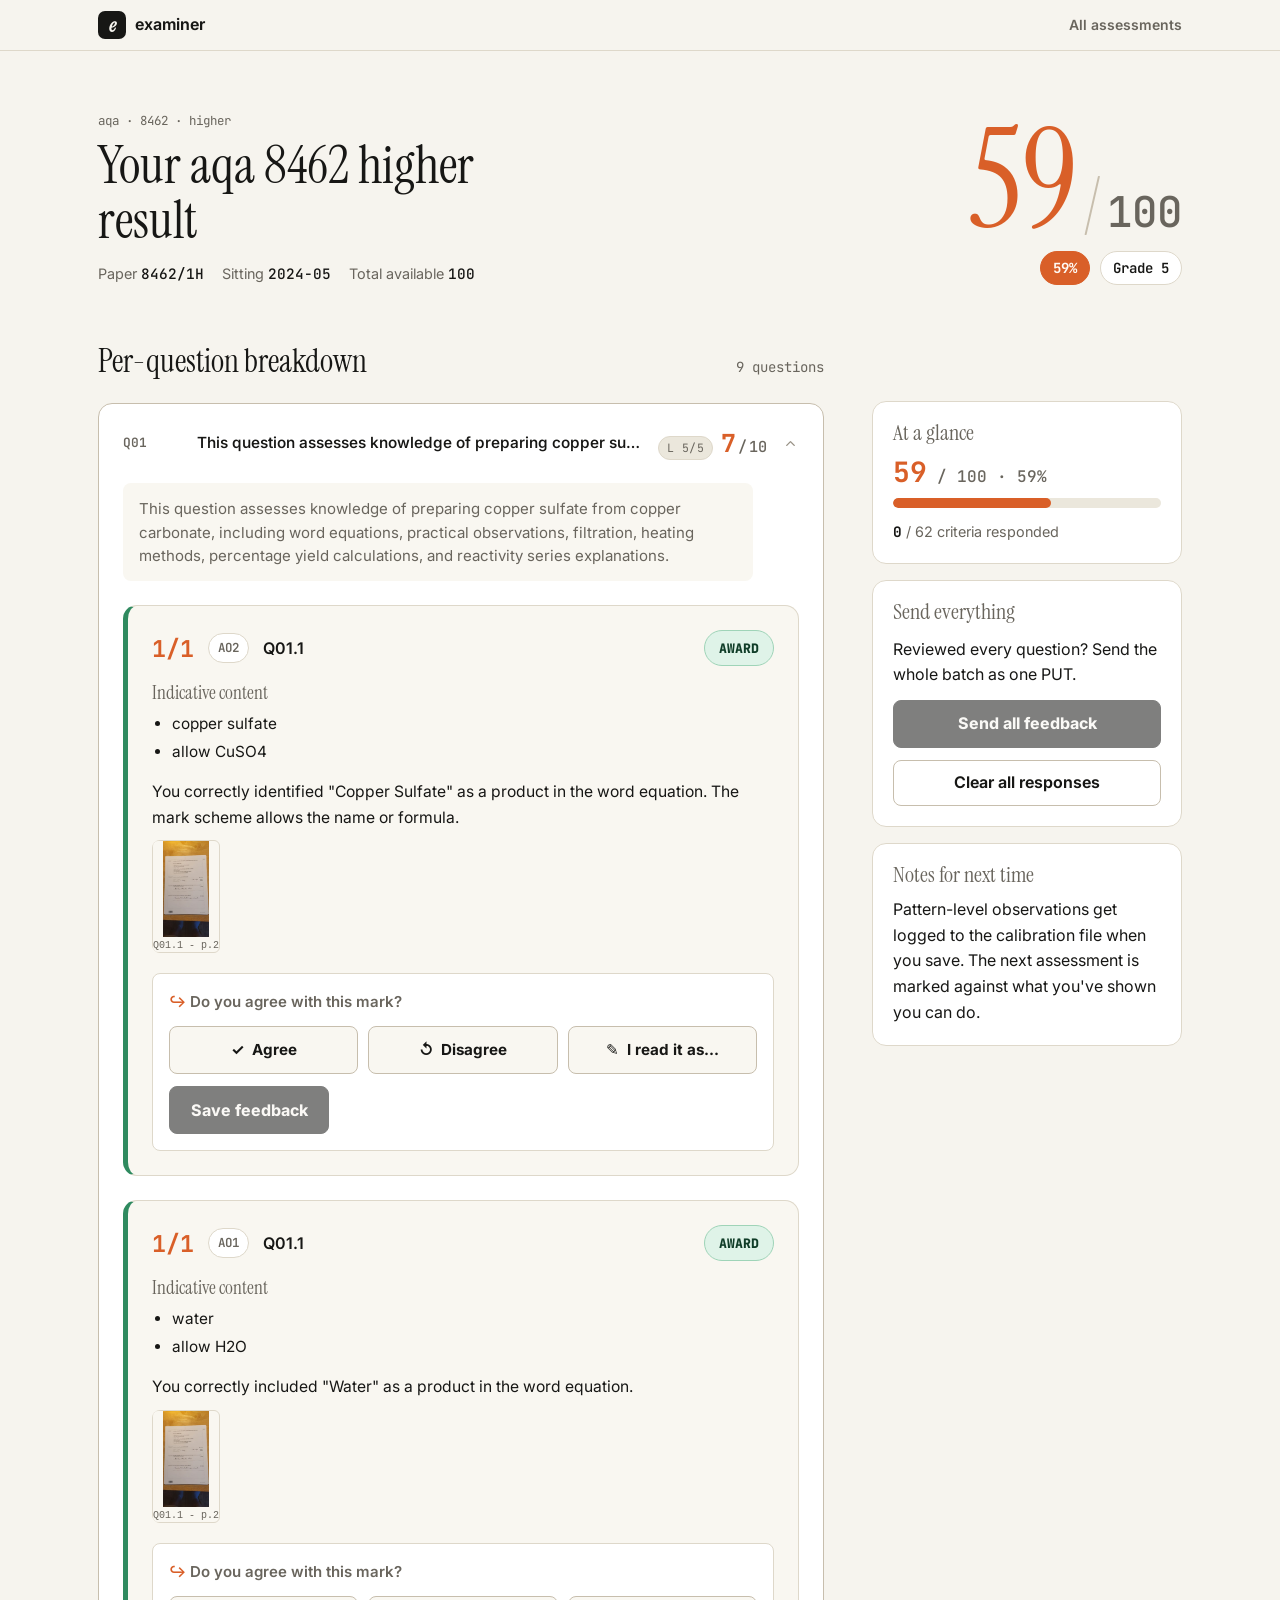
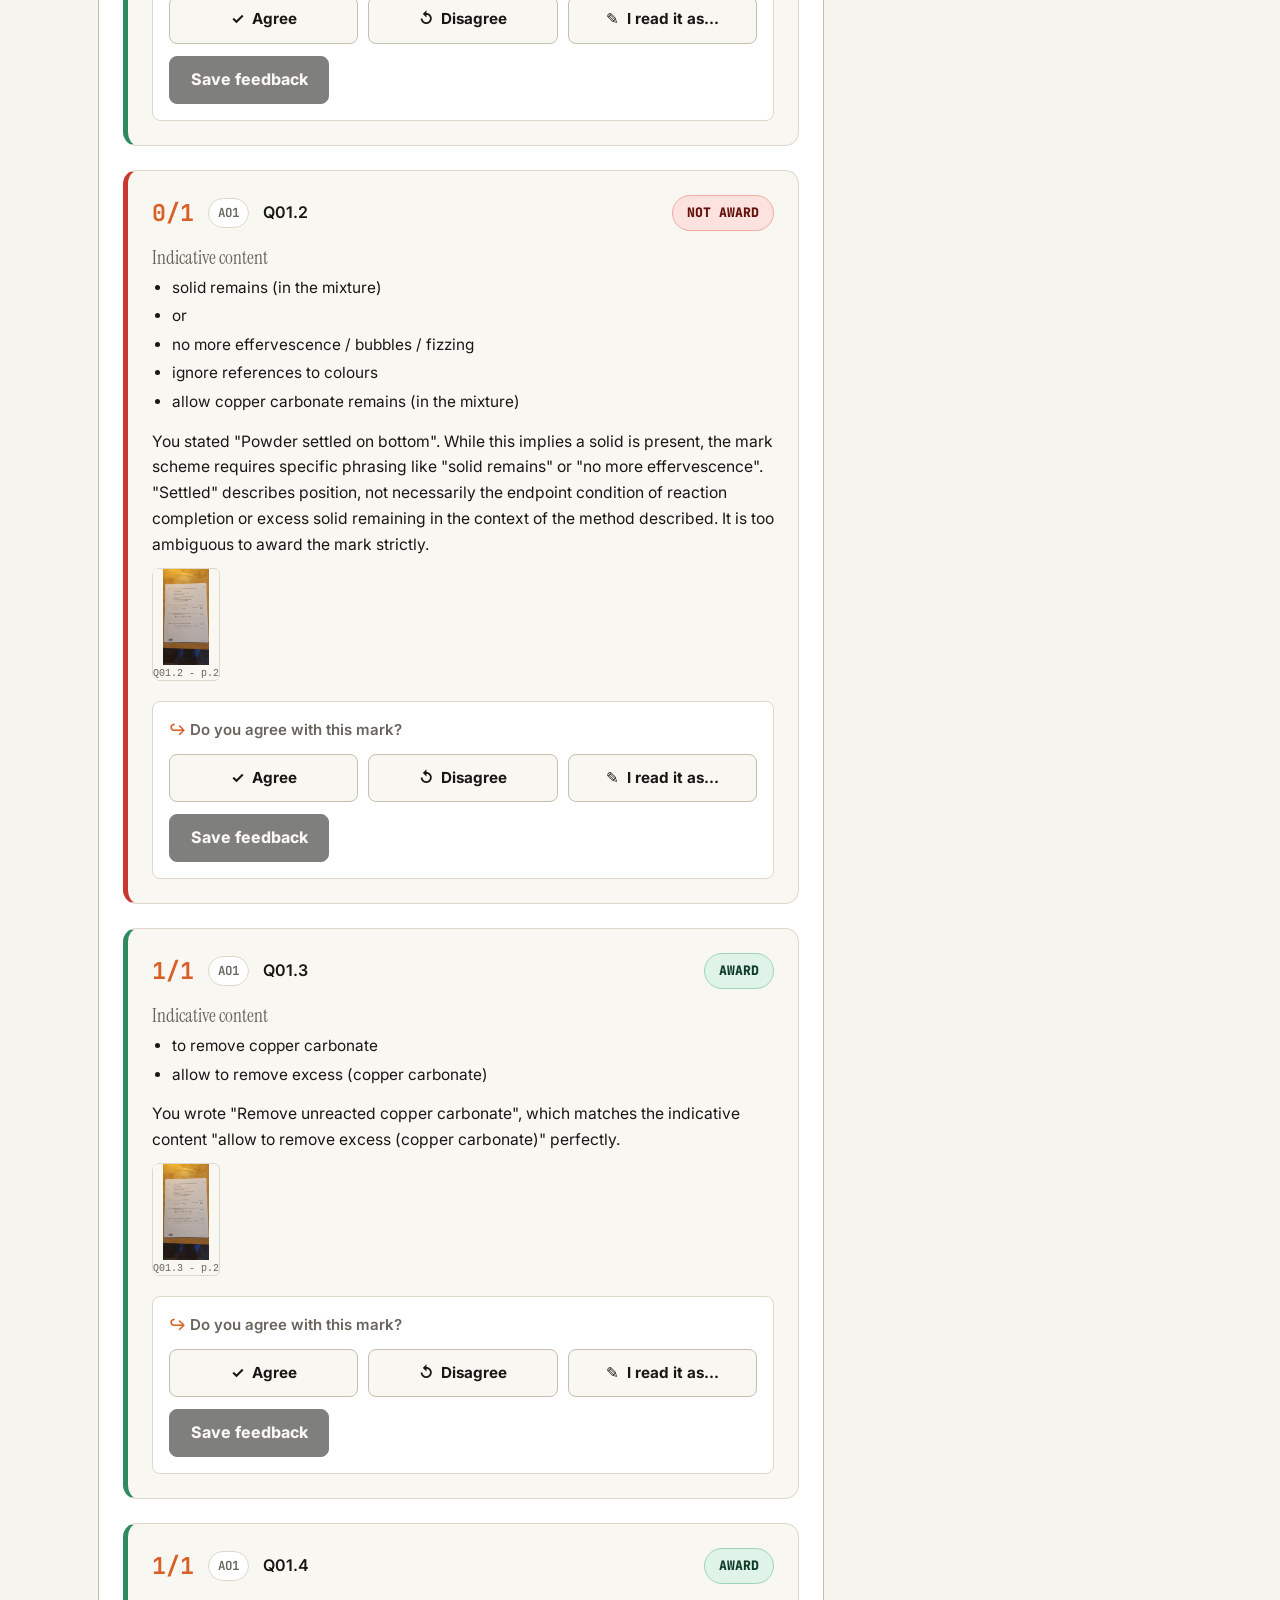
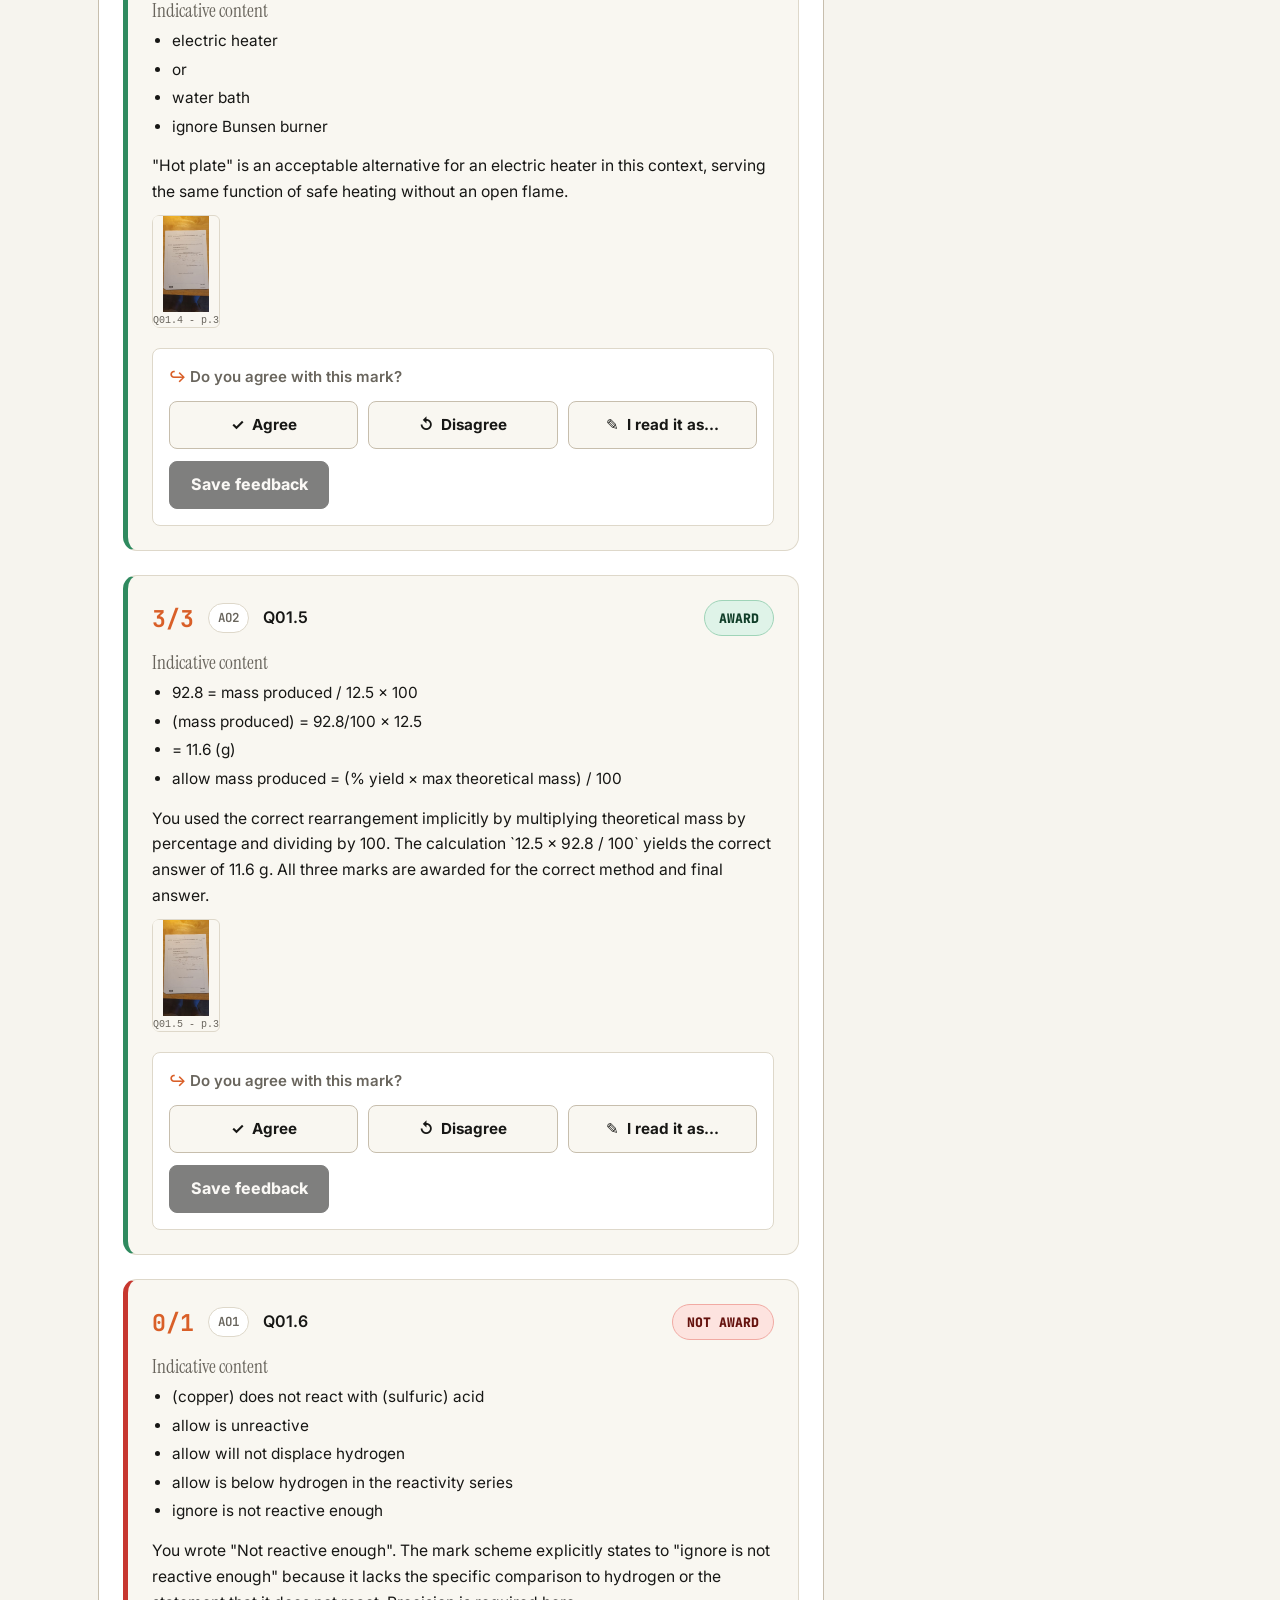
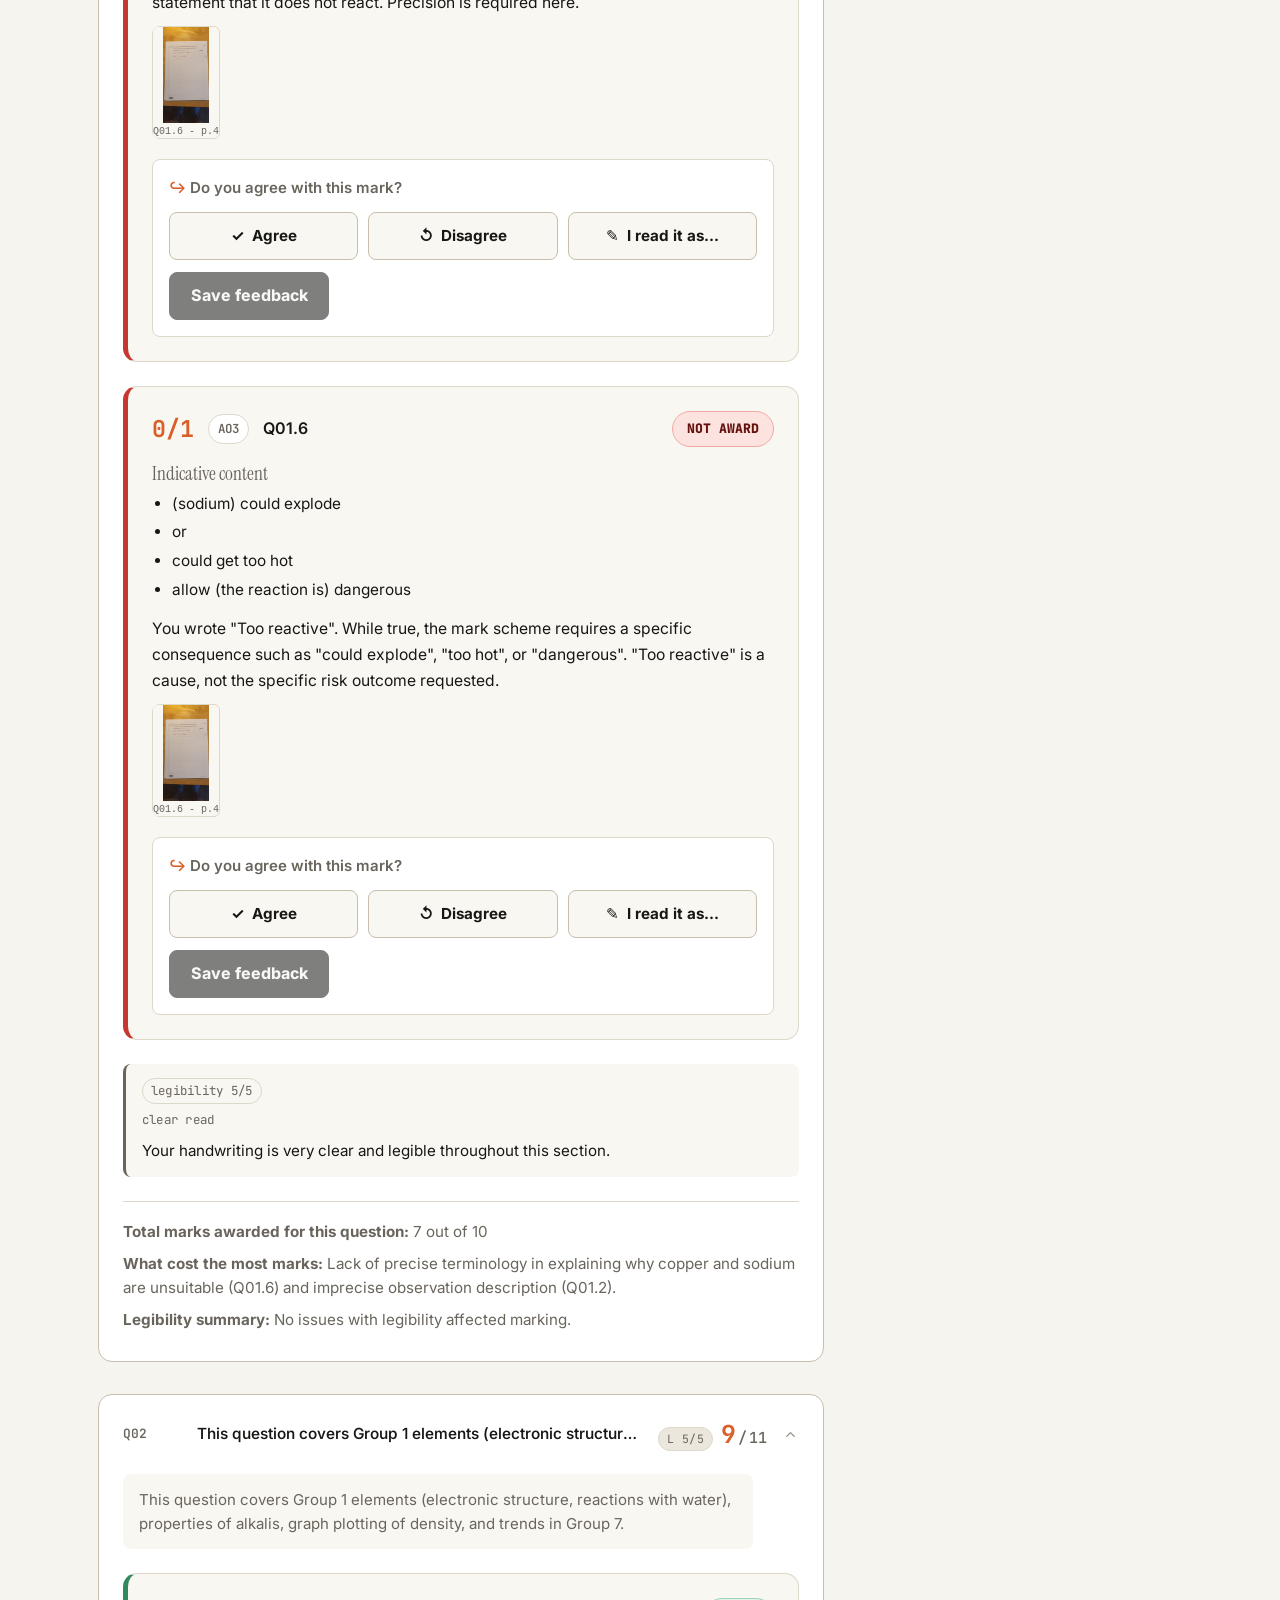
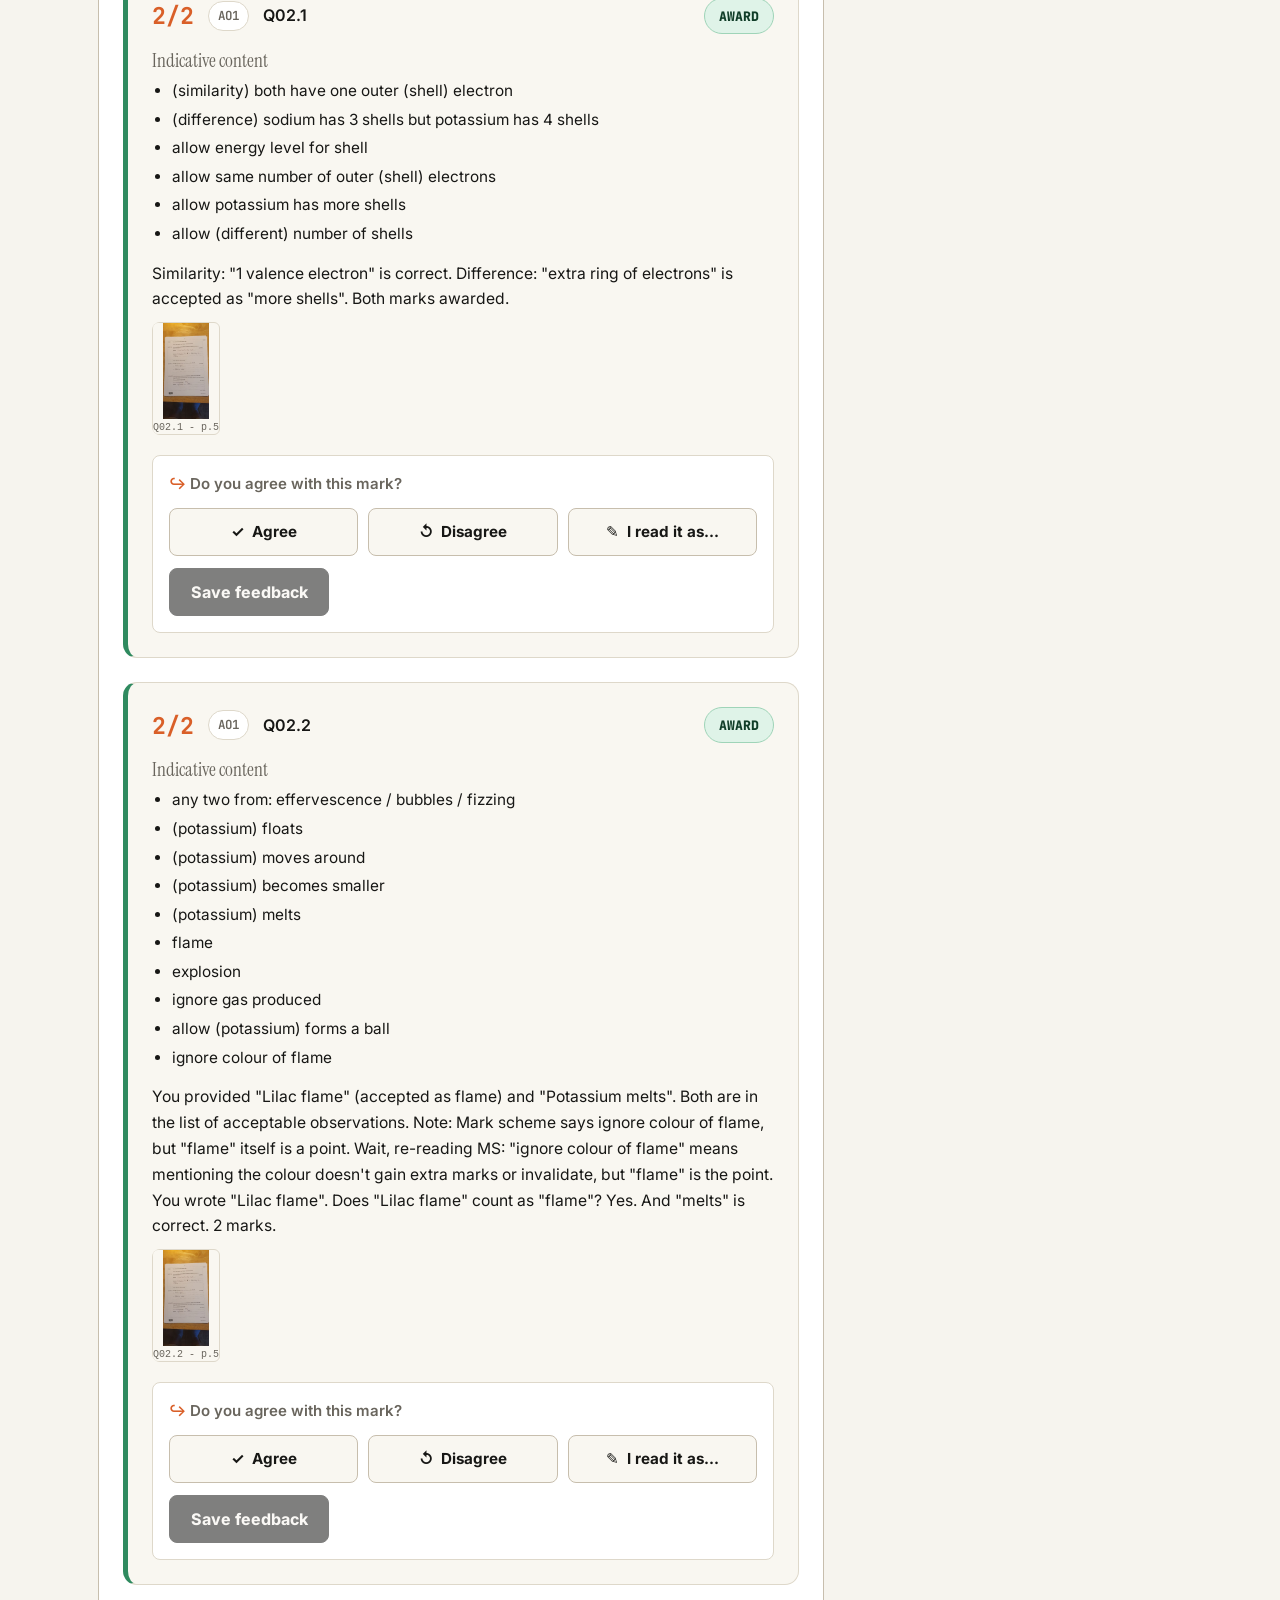
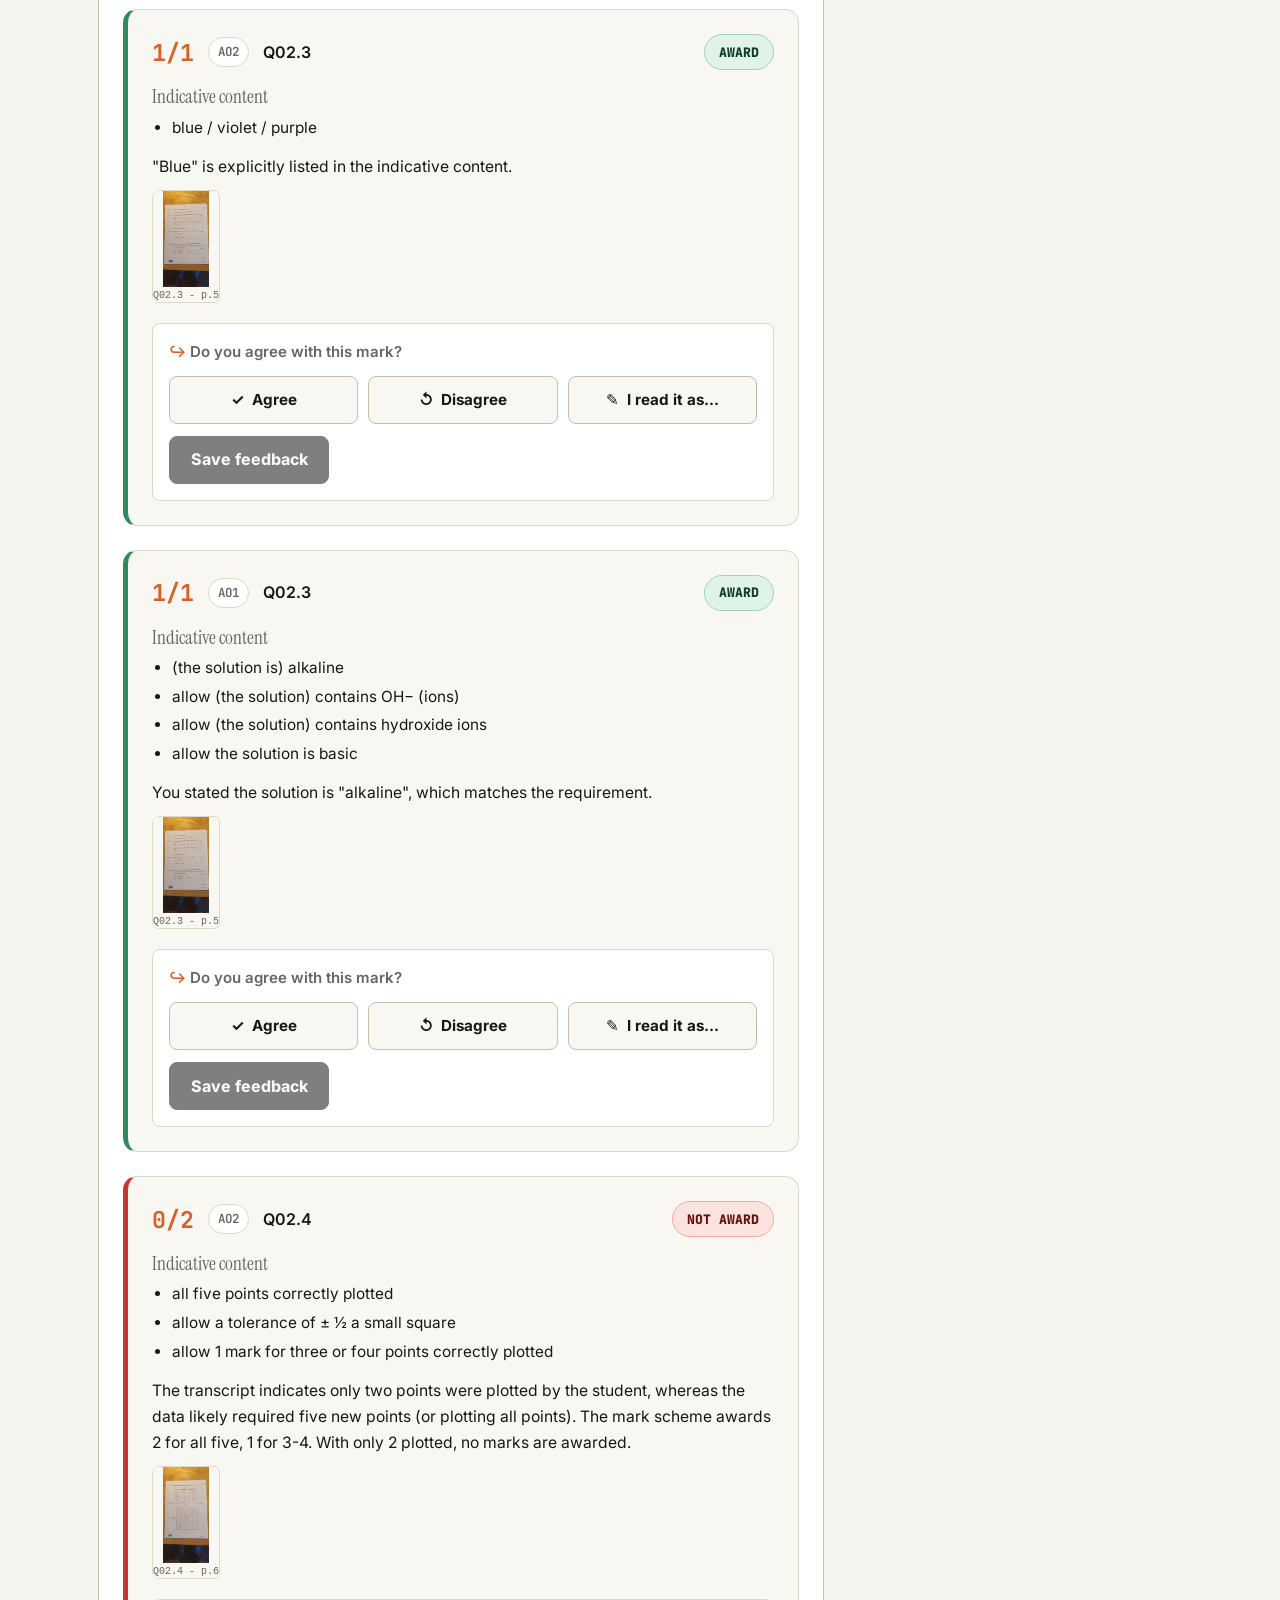
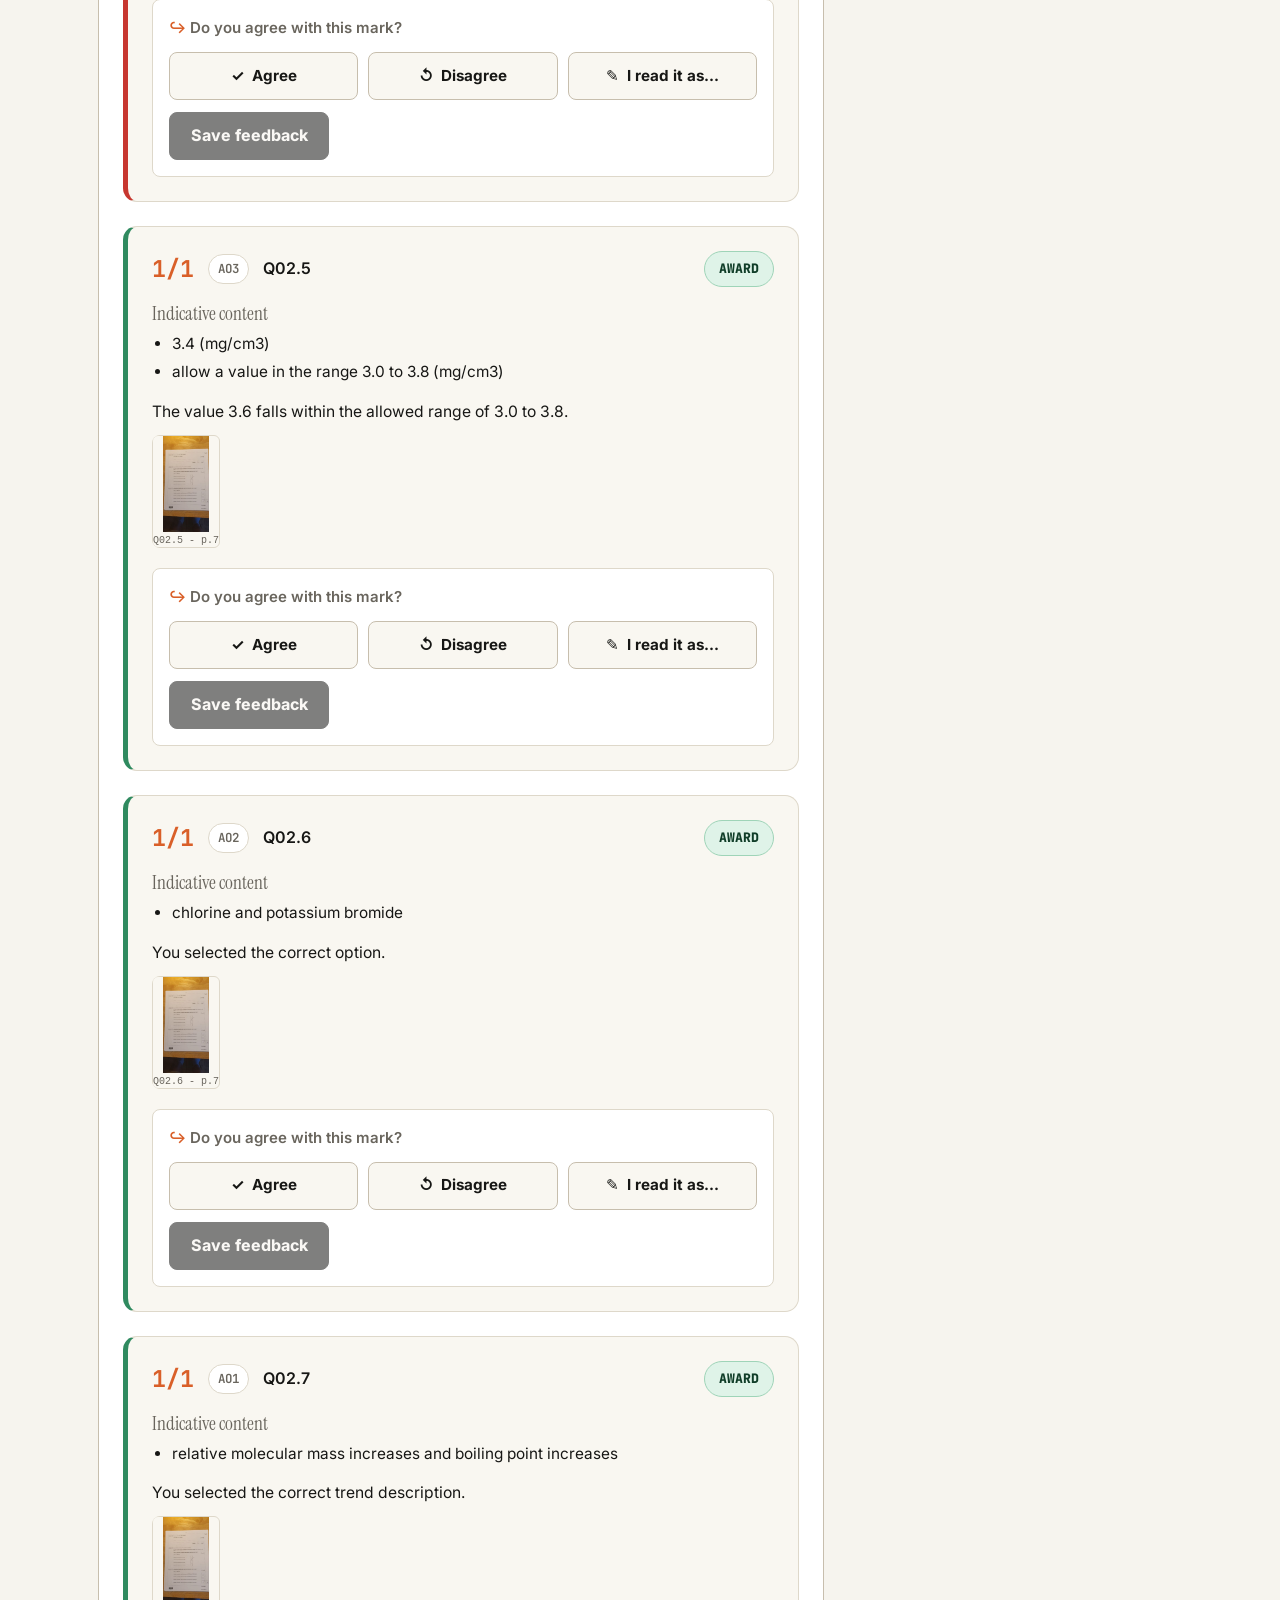
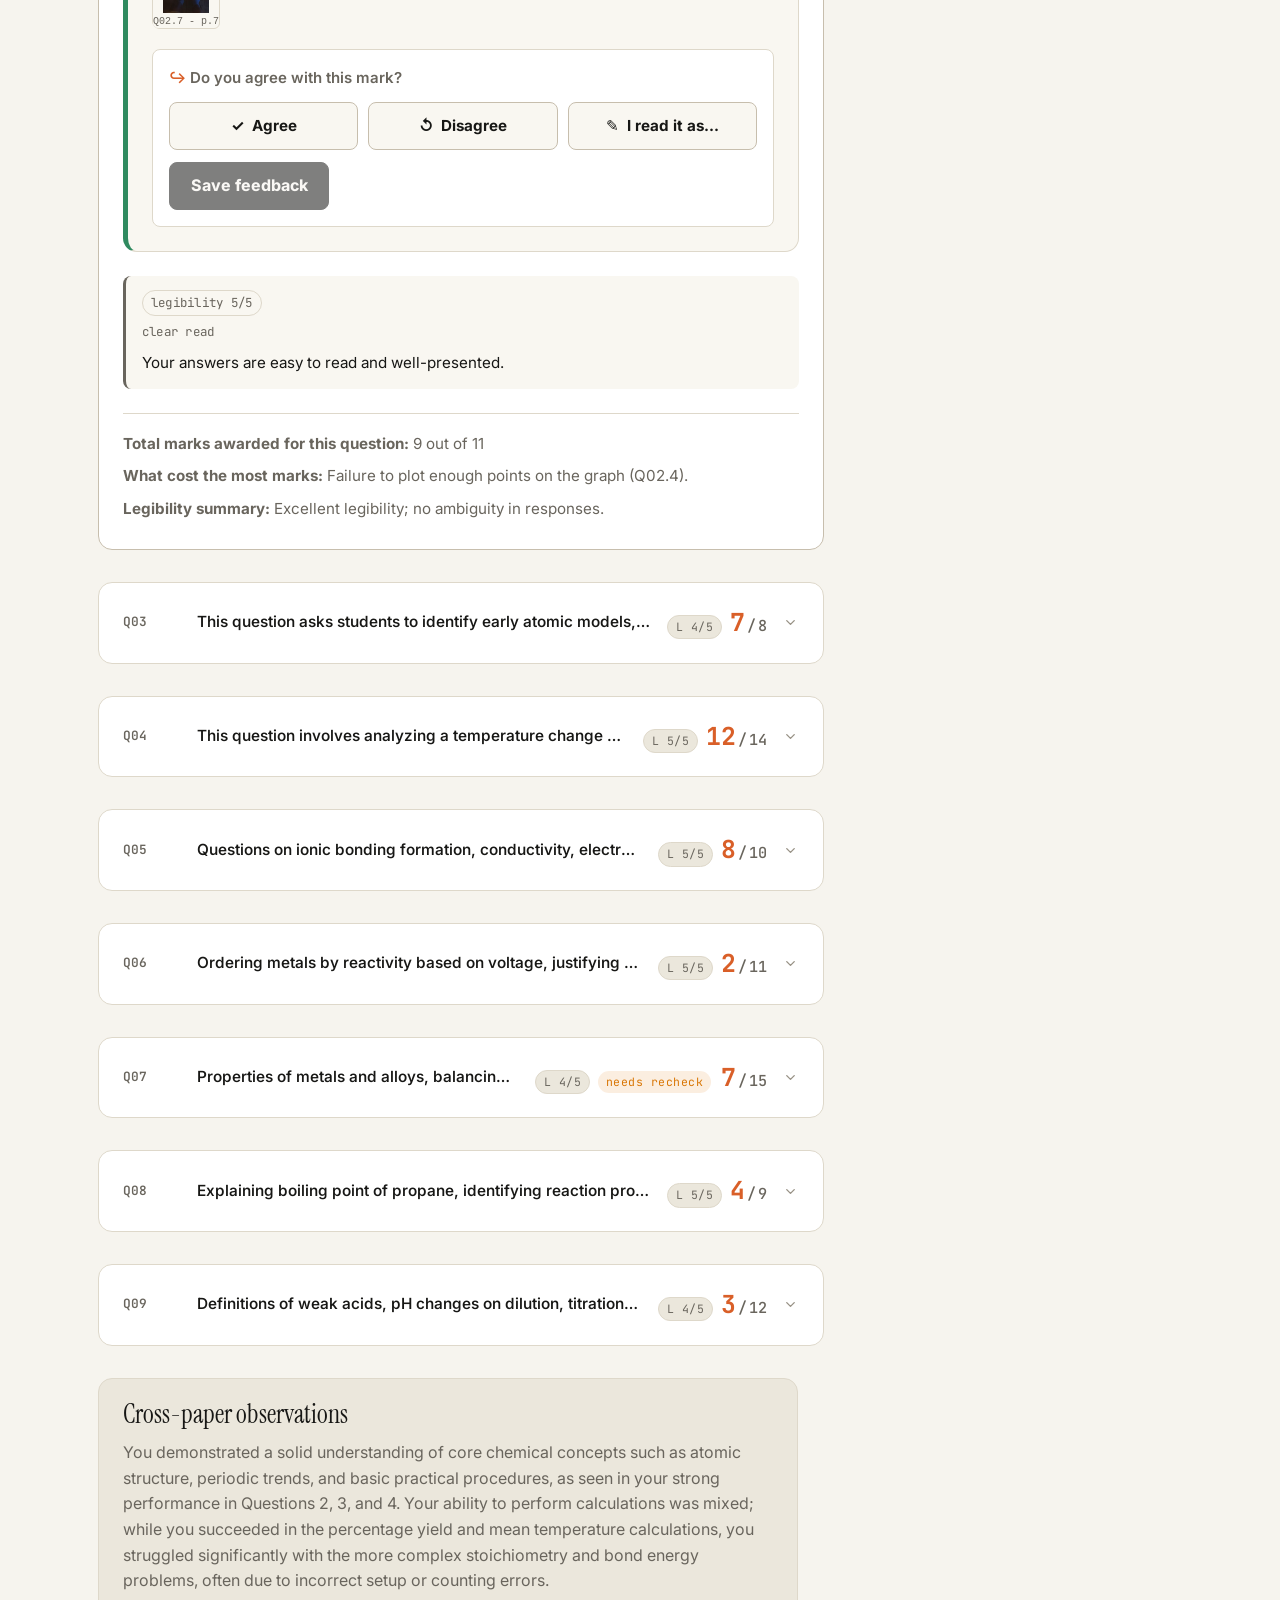
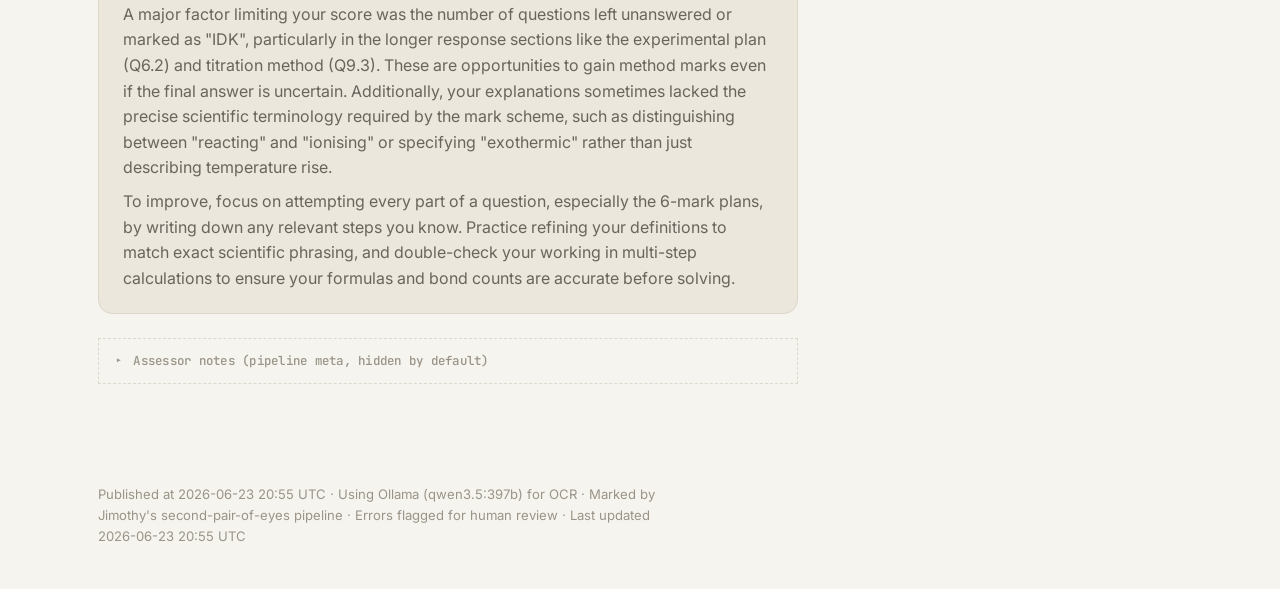
<file: pages/assessments/aqa-84621h-chemistry-higher-2024-05.html>
<!DOCTYPE html>
<html lang="en">
<head>
  <meta charset="UTF-8">
  <meta name="viewport" content="width=device-width, initial-scale=1, viewport-fit=cover">
  <meta name="color-scheme" content="light dark">
  <meta name="description" content="Per-assessment result - aqa 8462 higher">
  <meta name="robots" content="noindex">
  <title>aqa 8462 higher</title>
  <link rel="preconnect" href="https://fonts.googleapis.com">
  <link rel="preconnect" href="https://fonts.gstatic.com" crossorigin>
  <link rel="stylesheet" href="https://fonts.googleapis.com/css2?family=Instrument+Serif:ital@0;1&family=Inter:wght@400;500;600;700&family=JetBrains+Mono:wght@400;500;600&display=swap">
  <link rel="stylesheet" href="../assets/css/styles.css?v=c6808bd0">
</head>
<body data-kvdb-bucket="TrjptYrRNDx14VmZDz7DVW">
  <header class="topbar">
    <div class="topbar-inner">
      <a href="../index.html" class="brand" aria-label="Back to dashboard">
        <span class="brand-mark">e</span>
        <span>examiner</span>
      </a>
      <nav class="topnav">
        <a href="../index.html">All assessments</a>
      </nav>
    </div>
  </header>

  
<section class="hero">
  <div class="hero-left">
    <span class="hero-eyebrow">aqa · 8462 · higher</span>
    <h1>Your aqa 8462 higher result</h1>
    <div class="hero-meta">
      <span>Paper <strong>8462/1H</strong></span>
      <span>Sitting <strong>2024-05</strong></span>
      <span>Total available <strong>100</strong></span>
    </div>
  </div>
  <div class="score-block">
    <div class="score-main">
      <span class="awarded">59</span>
      <span class="separator">/</span>
      <span class="available">100</span>
    </div>
    <div class="score-sub">
      <span class="pct">59%</span>
      <span class="grade">Grade 5</span>
    </div>
  </div>
</section>


  <div class="layout">
    <main class="content">
      <div class="section-header">
        <h2>Per-question breakdown</h2>
        <span class="meta">9 questions</span>
      </div>
      <div class="questions">
        
<section class="qsection" data-open="true" id="q-01">
  <button class="qhead" type="button" aria-expanded="true" aria-controls="q-01-body">
    <span class="qnum">Q01</span>
    <span class="qmain">
      <span class="qsub">This question assesses knowledge of preparing copper sulfate from copper carbonate, including word equations, practical observations, filtration, heating methods, percentage yield calculations, and reactivity series explanations.</span>
    </span>
    <span class="qscore">
      <span class="leg-chip leg-chip-good" title="Handwriting legibility for this question (0-5)">L 5/5</span>
      
      <span class="a">7</span>
      <span class="s">/</span>
      <span class="b">10</span>
    </span>
    <svg class="chevron" viewBox="0 0 16 16" fill="none" xmlns="http://www.w3.org/2000/svg" aria-hidden="true">
      <path d="M4 6l4 4 4-4" stroke="currentColor" stroke-width="1.5" stroke-linecap="round" stroke-linejoin="round"/>
    </svg>
  </button>
  <div class="qbody" id="q-01-body">
    <div class="qcontext">This question assesses knowledge of preparing copper sulfate from copper carbonate, including word equations, practical observations, filtration, heating methods, percentage yield calculations, and reactivity series explanations.</div>
    <div class="criteria">
      
<div class="criterion AWARD" data-criterion-id="aqa-84621h-chemistry-higher-2024-05_q01_c1" data-verdict="AWARD">
  <div class="criterion-head">
    <span class="marks">1/1</span>
    <span class="ao">AO2</span>
    <span class="subq">Q01.1</span>
    <span class="verdict-pill AWARD">AWARD</span>
  </div>
  <div class="criterion-body">
    <div><span class="indicative-label">Indicative content</span><ul class="indicative"><li>copper sulfate</li><li>allow CuSO4</li></ul></div>
    <p class="justification">You correctly identified &quot;Copper Sulfate&quot; as a product in the word equation. The mark scheme allows the name or formula.</p>
  </div>
  <div class="qthumbs qthumbs-criterion" aria-label="Your answer photo for Q01.1">
      <a class="qthumb" href="../assets/photos/aqa-84621h-chemistry-higher-2024-05/originals/02.jpg" data-lightbox="Q01.1" data-page="2" data-subq="Q01.1"><img src="../assets/photos/aqa-84621h-chemistry-higher-2024-05/thumbs/02.jpg" alt="Your answer for Q01.1, page 2" loading="lazy" /><span class="qthumb-label">Q01.1 - p.2</span></a>
    </div>
  <div class="feedback" data-mode="" data-criterion-id="aqa-84621h-chemistry-higher-2024-05_q01_c1">
    <span class="feedback-prompt"><span class="icon">↪</span> Do you agree with this mark?</span>
    <div class="fb-actions" role="group" aria-label="Verdict">
      <button type="button" class="fb-btn AWARD" data-mode="AWARD"><span class="icon">✓</span> Agree</button>
      <button type="button" class="fb-btn DISAGREE" data-mode="DISAGREE"><span class="icon">↺</span> Disagree</button>
      <button type="button" class="fb-btn NOTE" data-mode="NOTE"><span class="icon">✎</span> I read it as...</button>
    </div>
    <textarea class="fb-note" data-mode="disagree" placeholder="What did you write, and why does the mark seem wrong?" rows="2"></textarea>
    <textarea class="fb-note" data-mode="note" placeholder="Tell us what you read on the page (e.g. 'I wrote 0.5 mol, not 0.05')." rows="2"></textarea>
    <div class="fb-actions">
      <button type="button" class="fb-save" disabled>Save feedback</button>
      <span class="fb-status" aria-live="polite"></span>
    </div>
  </div>
</div>


<div class="criterion AWARD" data-criterion-id="aqa-84621h-chemistry-higher-2024-05_q01_c2" data-verdict="AWARD">
  <div class="criterion-head">
    <span class="marks">1/1</span>
    <span class="ao">AO1</span>
    <span class="subq">Q01.1</span>
    <span class="verdict-pill AWARD">AWARD</span>
  </div>
  <div class="criterion-body">
    <div><span class="indicative-label">Indicative content</span><ul class="indicative"><li>water</li><li>allow H2O</li></ul></div>
    <p class="justification">You correctly included &quot;Water&quot; as a product in the word equation.</p>
  </div>
  <div class="qthumbs qthumbs-criterion" aria-label="Your answer photo for Q01.1">
      <a class="qthumb" href="../assets/photos/aqa-84621h-chemistry-higher-2024-05/originals/02.jpg" data-lightbox="Q01.1" data-page="2" data-subq="Q01.1"><img src="../assets/photos/aqa-84621h-chemistry-higher-2024-05/thumbs/02.jpg" alt="Your answer for Q01.1, page 2" loading="lazy" /><span class="qthumb-label">Q01.1 - p.2</span></a>
    </div>
  <div class="feedback" data-mode="" data-criterion-id="aqa-84621h-chemistry-higher-2024-05_q01_c2">
    <span class="feedback-prompt"><span class="icon">↪</span> Do you agree with this mark?</span>
    <div class="fb-actions" role="group" aria-label="Verdict">
      <button type="button" class="fb-btn AWARD" data-mode="AWARD"><span class="icon">✓</span> Agree</button>
      <button type="button" class="fb-btn DISAGREE" data-mode="DISAGREE"><span class="icon">↺</span> Disagree</button>
      <button type="button" class="fb-btn NOTE" data-mode="NOTE"><span class="icon">✎</span> I read it as...</button>
    </div>
    <textarea class="fb-note" data-mode="disagree" placeholder="What did you write, and why does the mark seem wrong?" rows="2"></textarea>
    <textarea class="fb-note" data-mode="note" placeholder="Tell us what you read on the page (e.g. 'I wrote 0.5 mol, not 0.05')." rows="2"></textarea>
    <div class="fb-actions">
      <button type="button" class="fb-save" disabled>Save feedback</button>
      <span class="fb-status" aria-live="polite"></span>
    </div>
  </div>
</div>


<div class="criterion NOT_AWARD" data-criterion-id="aqa-84621h-chemistry-higher-2024-05_q01_c3" data-verdict="NOT_AWARD">
  <div class="criterion-head">
    <span class="marks">0/1</span>
    <span class="ao">AO1</span>
    <span class="subq">Q01.2</span>
    <span class="verdict-pill NOT_AWARD">NOT AWARD</span>
  </div>
  <div class="criterion-body">
    <div><span class="indicative-label">Indicative content</span><ul class="indicative"><li>solid remains (in the mixture)</li><li>or</li><li>no more effervescence / bubbles / fizzing</li><li>ignore references to colours</li><li>allow copper carbonate remains (in the mixture)</li></ul></div>
    <p class="justification">You stated &quot;Powder settled on bottom&quot;. While this implies a solid is present, the mark scheme requires specific phrasing like &quot;solid remains&quot; or &quot;no more effervescence&quot;. &quot;Settled&quot; describes position, not necessarily the endpoint condition of reaction completion or excess solid remaining in the context of the method described. It is too ambiguous to award the mark strictly.</p>
  </div>
  <div class="qthumbs qthumbs-criterion" aria-label="Your answer photo for Q01.2">
      <a class="qthumb" href="../assets/photos/aqa-84621h-chemistry-higher-2024-05/originals/02.jpg" data-lightbox="Q01.2" data-page="2" data-subq="Q01.2"><img src="../assets/photos/aqa-84621h-chemistry-higher-2024-05/thumbs/02.jpg" alt="Your answer for Q01.2, page 2" loading="lazy" /><span class="qthumb-label">Q01.2 - p.2</span></a>
    </div>
  <div class="feedback" data-mode="" data-criterion-id="aqa-84621h-chemistry-higher-2024-05_q01_c3">
    <span class="feedback-prompt"><span class="icon">↪</span> Do you agree with this mark?</span>
    <div class="fb-actions" role="group" aria-label="Verdict">
      <button type="button" class="fb-btn AWARD" data-mode="AWARD"><span class="icon">✓</span> Agree</button>
      <button type="button" class="fb-btn DISAGREE" data-mode="DISAGREE"><span class="icon">↺</span> Disagree</button>
      <button type="button" class="fb-btn NOTE" data-mode="NOTE"><span class="icon">✎</span> I read it as...</button>
    </div>
    <textarea class="fb-note" data-mode="disagree" placeholder="What did you write, and why does the mark seem wrong?" rows="2"></textarea>
    <textarea class="fb-note" data-mode="note" placeholder="Tell us what you read on the page (e.g. 'I wrote 0.5 mol, not 0.05')." rows="2"></textarea>
    <div class="fb-actions">
      <button type="button" class="fb-save" disabled>Save feedback</button>
      <span class="fb-status" aria-live="polite"></span>
    </div>
  </div>
</div>


<div class="criterion AWARD" data-criterion-id="aqa-84621h-chemistry-higher-2024-05_q01_c4" data-verdict="AWARD">
  <div class="criterion-head">
    <span class="marks">1/1</span>
    <span class="ao">AO1</span>
    <span class="subq">Q01.3</span>
    <span class="verdict-pill AWARD">AWARD</span>
  </div>
  <div class="criterion-body">
    <div><span class="indicative-label">Indicative content</span><ul class="indicative"><li>to remove copper carbonate</li><li>allow to remove excess (copper carbonate)</li></ul></div>
    <p class="justification">You wrote &quot;Remove unreacted copper carbonate&quot;, which matches the indicative content &quot;allow to remove excess (copper carbonate)&quot; perfectly.</p>
  </div>
  <div class="qthumbs qthumbs-criterion" aria-label="Your answer photo for Q01.3">
      <a class="qthumb" href="../assets/photos/aqa-84621h-chemistry-higher-2024-05/originals/02.jpg" data-lightbox="Q01.3" data-page="2" data-subq="Q01.3"><img src="../assets/photos/aqa-84621h-chemistry-higher-2024-05/thumbs/02.jpg" alt="Your answer for Q01.3, page 2" loading="lazy" /><span class="qthumb-label">Q01.3 - p.2</span></a>
    </div>
  <div class="feedback" data-mode="" data-criterion-id="aqa-84621h-chemistry-higher-2024-05_q01_c4">
    <span class="feedback-prompt"><span class="icon">↪</span> Do you agree with this mark?</span>
    <div class="fb-actions" role="group" aria-label="Verdict">
      <button type="button" class="fb-btn AWARD" data-mode="AWARD"><span class="icon">✓</span> Agree</button>
      <button type="button" class="fb-btn DISAGREE" data-mode="DISAGREE"><span class="icon">↺</span> Disagree</button>
      <button type="button" class="fb-btn NOTE" data-mode="NOTE"><span class="icon">✎</span> I read it as...</button>
    </div>
    <textarea class="fb-note" data-mode="disagree" placeholder="What did you write, and why does the mark seem wrong?" rows="2"></textarea>
    <textarea class="fb-note" data-mode="note" placeholder="Tell us what you read on the page (e.g. 'I wrote 0.5 mol, not 0.05')." rows="2"></textarea>
    <div class="fb-actions">
      <button type="button" class="fb-save" disabled>Save feedback</button>
      <span class="fb-status" aria-live="polite"></span>
    </div>
  </div>
</div>


<div class="criterion AWARD" data-criterion-id="aqa-84621h-chemistry-higher-2024-05_q01_c5" data-verdict="AWARD">
  <div class="criterion-head">
    <span class="marks">1/1</span>
    <span class="ao">AO1</span>
    <span class="subq">Q01.4</span>
    <span class="verdict-pill AWARD">AWARD</span>
  </div>
  <div class="criterion-body">
    <div><span class="indicative-label">Indicative content</span><ul class="indicative"><li>electric heater</li><li>or</li><li>water bath</li><li>ignore Bunsen burner</li></ul></div>
    <p class="justification">&quot;Hot plate&quot; is an acceptable alternative for an electric heater in this context, serving the same function of safe heating without an open flame.</p>
  </div>
  <div class="qthumbs qthumbs-criterion" aria-label="Your answer photo for Q01.4">
      <a class="qthumb" href="../assets/photos/aqa-84621h-chemistry-higher-2024-05/originals/03.jpg" data-lightbox="Q01.4" data-page="3" data-subq="Q01.4"><img src="../assets/photos/aqa-84621h-chemistry-higher-2024-05/thumbs/03.jpg" alt="Your answer for Q01.4, page 3" loading="lazy" /><span class="qthumb-label">Q01.4 - p.3</span></a>
    </div>
  <div class="feedback" data-mode="" data-criterion-id="aqa-84621h-chemistry-higher-2024-05_q01_c5">
    <span class="feedback-prompt"><span class="icon">↪</span> Do you agree with this mark?</span>
    <div class="fb-actions" role="group" aria-label="Verdict">
      <button type="button" class="fb-btn AWARD" data-mode="AWARD"><span class="icon">✓</span> Agree</button>
      <button type="button" class="fb-btn DISAGREE" data-mode="DISAGREE"><span class="icon">↺</span> Disagree</button>
      <button type="button" class="fb-btn NOTE" data-mode="NOTE"><span class="icon">✎</span> I read it as...</button>
    </div>
    <textarea class="fb-note" data-mode="disagree" placeholder="What did you write, and why does the mark seem wrong?" rows="2"></textarea>
    <textarea class="fb-note" data-mode="note" placeholder="Tell us what you read on the page (e.g. 'I wrote 0.5 mol, not 0.05')." rows="2"></textarea>
    <div class="fb-actions">
      <button type="button" class="fb-save" disabled>Save feedback</button>
      <span class="fb-status" aria-live="polite"></span>
    </div>
  </div>
</div>


<div class="criterion AWARD" data-criterion-id="aqa-84621h-chemistry-higher-2024-05_q01_c6" data-verdict="AWARD">
  <div class="criterion-head">
    <span class="marks">3/3</span>
    <span class="ao">AO2</span>
    <span class="subq">Q01.5</span>
    <span class="verdict-pill AWARD">AWARD</span>
  </div>
  <div class="criterion-body">
    <div><span class="indicative-label">Indicative content</span><ul class="indicative"><li>92.8 = mass produced / 12.5 × 100</li><li>(mass produced) = 92.8/100 × 12.5</li><li>= 11.6 (g)</li><li>allow mass produced = (% yield × max theoretical mass) / 100</li></ul></div>
    <p class="justification">You used the correct rearrangement implicitly by multiplying theoretical mass by percentage and dividing by 100. The calculation `12.5 x 92.8 / 100` yields the correct answer of 11.6 g. All three marks are awarded for the correct method and final answer.</p>
  </div>
  <div class="qthumbs qthumbs-criterion" aria-label="Your answer photo for Q01.5">
      <a class="qthumb" href="../assets/photos/aqa-84621h-chemistry-higher-2024-05/originals/03.jpg" data-lightbox="Q01.5" data-page="3" data-subq="Q01.5"><img src="../assets/photos/aqa-84621h-chemistry-higher-2024-05/thumbs/03.jpg" alt="Your answer for Q01.5, page 3" loading="lazy" /><span class="qthumb-label">Q01.5 - p.3</span></a>
    </div>
  <div class="feedback" data-mode="" data-criterion-id="aqa-84621h-chemistry-higher-2024-05_q01_c6">
    <span class="feedback-prompt"><span class="icon">↪</span> Do you agree with this mark?</span>
    <div class="fb-actions" role="group" aria-label="Verdict">
      <button type="button" class="fb-btn AWARD" data-mode="AWARD"><span class="icon">✓</span> Agree</button>
      <button type="button" class="fb-btn DISAGREE" data-mode="DISAGREE"><span class="icon">↺</span> Disagree</button>
      <button type="button" class="fb-btn NOTE" data-mode="NOTE"><span class="icon">✎</span> I read it as...</button>
    </div>
    <textarea class="fb-note" data-mode="disagree" placeholder="What did you write, and why does the mark seem wrong?" rows="2"></textarea>
    <textarea class="fb-note" data-mode="note" placeholder="Tell us what you read on the page (e.g. 'I wrote 0.5 mol, not 0.05')." rows="2"></textarea>
    <div class="fb-actions">
      <button type="button" class="fb-save" disabled>Save feedback</button>
      <span class="fb-status" aria-live="polite"></span>
    </div>
  </div>
</div>


<div class="criterion NOT_AWARD" data-criterion-id="aqa-84621h-chemistry-higher-2024-05_q01_c7" data-verdict="NOT_AWARD">
  <div class="criterion-head">
    <span class="marks">0/1</span>
    <span class="ao">AO1</span>
    <span class="subq">Q01.6</span>
    <span class="verdict-pill NOT_AWARD">NOT AWARD</span>
  </div>
  <div class="criterion-body">
    <div><span class="indicative-label">Indicative content</span><ul class="indicative"><li>(copper) does not react with (sulfuric) acid</li><li>allow is unreactive</li><li>allow will not displace hydrogen</li><li>allow is below hydrogen in the reactivity series</li><li>ignore is not reactive enough</li></ul></div>
    <p class="justification">You wrote &quot;Not reactive enough&quot;. The mark scheme explicitly states to &quot;ignore is not reactive enough&quot; because it lacks the specific comparison to hydrogen or the statement that it does not react. Precision is required here.</p>
  </div>
  <div class="qthumbs qthumbs-criterion" aria-label="Your answer photo for Q01.6">
      <a class="qthumb" href="../assets/photos/aqa-84621h-chemistry-higher-2024-05/originals/04.jpg" data-lightbox="Q01.6" data-page="4" data-subq="Q01.6"><img src="../assets/photos/aqa-84621h-chemistry-higher-2024-05/thumbs/04.jpg" alt="Your answer for Q01.6, page 4" loading="lazy" /><span class="qthumb-label">Q01.6 - p.4</span></a>
    </div>
  <div class="feedback" data-mode="" data-criterion-id="aqa-84621h-chemistry-higher-2024-05_q01_c7">
    <span class="feedback-prompt"><span class="icon">↪</span> Do you agree with this mark?</span>
    <div class="fb-actions" role="group" aria-label="Verdict">
      <button type="button" class="fb-btn AWARD" data-mode="AWARD"><span class="icon">✓</span> Agree</button>
      <button type="button" class="fb-btn DISAGREE" data-mode="DISAGREE"><span class="icon">↺</span> Disagree</button>
      <button type="button" class="fb-btn NOTE" data-mode="NOTE"><span class="icon">✎</span> I read it as...</button>
    </div>
    <textarea class="fb-note" data-mode="disagree" placeholder="What did you write, and why does the mark seem wrong?" rows="2"></textarea>
    <textarea class="fb-note" data-mode="note" placeholder="Tell us what you read on the page (e.g. 'I wrote 0.5 mol, not 0.05')." rows="2"></textarea>
    <div class="fb-actions">
      <button type="button" class="fb-save" disabled>Save feedback</button>
      <span class="fb-status" aria-live="polite"></span>
    </div>
  </div>
</div>


<div class="criterion NOT_AWARD" data-criterion-id="aqa-84621h-chemistry-higher-2024-05_q01_c8" data-verdict="NOT_AWARD">
  <div class="criterion-head">
    <span class="marks">0/1</span>
    <span class="ao">AO3</span>
    <span class="subq">Q01.6</span>
    <span class="verdict-pill NOT_AWARD">NOT AWARD</span>
  </div>
  <div class="criterion-body">
    <div><span class="indicative-label">Indicative content</span><ul class="indicative"><li>(sodium) could explode</li><li>or</li><li>could get too hot</li><li>allow (the reaction is) dangerous</li></ul></div>
    <p class="justification">You wrote &quot;Too reactive&quot;. While true, the mark scheme requires a specific consequence such as &quot;could explode&quot;, &quot;too hot&quot;, or &quot;dangerous&quot;. &quot;Too reactive&quot; is a cause, not the specific risk outcome requested.</p>
  </div>
  <div class="qthumbs qthumbs-criterion" aria-label="Your answer photo for Q01.6">
      <a class="qthumb" href="../assets/photos/aqa-84621h-chemistry-higher-2024-05/originals/04.jpg" data-lightbox="Q01.6" data-page="4" data-subq="Q01.6"><img src="../assets/photos/aqa-84621h-chemistry-higher-2024-05/thumbs/04.jpg" alt="Your answer for Q01.6, page 4" loading="lazy" /><span class="qthumb-label">Q01.6 - p.4</span></a>
    </div>
  <div class="feedback" data-mode="" data-criterion-id="aqa-84621h-chemistry-higher-2024-05_q01_c8">
    <span class="feedback-prompt"><span class="icon">↪</span> Do you agree with this mark?</span>
    <div class="fb-actions" role="group" aria-label="Verdict">
      <button type="button" class="fb-btn AWARD" data-mode="AWARD"><span class="icon">✓</span> Agree</button>
      <button type="button" class="fb-btn DISAGREE" data-mode="DISAGREE"><span class="icon">↺</span> Disagree</button>
      <button type="button" class="fb-btn NOTE" data-mode="NOTE"><span class="icon">✎</span> I read it as...</button>
    </div>
    <textarea class="fb-note" data-mode="disagree" placeholder="What did you write, and why does the mark seem wrong?" rows="2"></textarea>
    <textarea class="fb-note" data-mode="note" placeholder="Tell us what you read on the page (e.g. 'I wrote 0.5 mol, not 0.05')." rows="2"></textarea>
    <div class="fb-actions">
      <button type="button" class="fb-save" disabled>Save feedback</button>
      <span class="fb-status" aria-live="polite"></span>
    </div>
  </div>
</div>

    </div>
    <div class="legibility"><span class="legibility-tag">legibility 5/5</span><span class="legibility-mode">clear read</span><p class="legibility-feedback">Your handwriting is very clear and legible throughout this section.</p></div>
    <div class="qsummary"><p><strong>Total marks awarded for this question:</strong> 7 out of 10</p>
<p><strong>What cost the most marks:</strong> Lack of precise terminology in explaining why copper and sodium are unsuitable (Q01.6) and imprecise observation description (Q01.2).</p>
<p><strong>Legibility summary:</strong> No issues with legibility affected marking.</p></div>
  </div>
</section>


<section class="qsection" data-open="false" id="q-02">
  <button class="qhead" type="button" aria-expanded="false" aria-controls="q-02-body">
    <span class="qnum">Q02</span>
    <span class="qmain">
      <span class="qsub">This question covers Group 1 elements (electronic structure, reactions with water), properties of alkalis, graph plotting of density, and trends in Group 7.</span>
    </span>
    <span class="qscore">
      <span class="leg-chip leg-chip-good" title="Handwriting legibility for this question (0-5)">L 5/5</span>
      
      <span class="a">9</span>
      <span class="s">/</span>
      <span class="b">11</span>
    </span>
    <svg class="chevron" viewBox="0 0 16 16" fill="none" xmlns="http://www.w3.org/2000/svg" aria-hidden="true">
      <path d="M4 6l4 4 4-4" stroke="currentColor" stroke-width="1.5" stroke-linecap="round" stroke-linejoin="round"/>
    </svg>
  </button>
  <div class="qbody" id="q-02-body">
    <div class="qcontext">This question covers Group 1 elements (electronic structure, reactions with water), properties of alkalis, graph plotting of density, and trends in Group 7.</div>
    <div class="criteria">
      
<div class="criterion AWARD" data-criterion-id="aqa-84621h-chemistry-higher-2024-05_q02_c1" data-verdict="AWARD">
  <div class="criterion-head">
    <span class="marks">2/2</span>
    <span class="ao">AO1</span>
    <span class="subq">Q02.1</span>
    <span class="verdict-pill AWARD">AWARD</span>
  </div>
  <div class="criterion-body">
    <div><span class="indicative-label">Indicative content</span><ul class="indicative"><li>(similarity) both have one outer (shell) electron</li><li>(difference) sodium has 3 shells but potassium has 4 shells</li><li>allow energy level for shell</li><li>allow same number of outer (shell) electrons</li><li>allow potassium has more shells</li><li>allow (different) number of shells</li></ul></div>
    <p class="justification">Similarity: &quot;1 valence electron&quot; is correct. Difference: &quot;extra ring of electrons&quot; is accepted as &quot;more shells&quot;. Both marks awarded.</p>
  </div>
  <div class="qthumbs qthumbs-criterion" aria-label="Your answer photo for Q02.1">
      <a class="qthumb" href="../assets/photos/aqa-84621h-chemistry-higher-2024-05/originals/05.jpg" data-lightbox="Q02.1" data-page="5" data-subq="Q02.1"><img src="../assets/photos/aqa-84621h-chemistry-higher-2024-05/thumbs/05.jpg" alt="Your answer for Q02.1, page 5" loading="lazy" /><span class="qthumb-label">Q02.1 - p.5</span></a>
    </div>
  <div class="feedback" data-mode="" data-criterion-id="aqa-84621h-chemistry-higher-2024-05_q02_c1">
    <span class="feedback-prompt"><span class="icon">↪</span> Do you agree with this mark?</span>
    <div class="fb-actions" role="group" aria-label="Verdict">
      <button type="button" class="fb-btn AWARD" data-mode="AWARD"><span class="icon">✓</span> Agree</button>
      <button type="button" class="fb-btn DISAGREE" data-mode="DISAGREE"><span class="icon">↺</span> Disagree</button>
      <button type="button" class="fb-btn NOTE" data-mode="NOTE"><span class="icon">✎</span> I read it as...</button>
    </div>
    <textarea class="fb-note" data-mode="disagree" placeholder="What did you write, and why does the mark seem wrong?" rows="2"></textarea>
    <textarea class="fb-note" data-mode="note" placeholder="Tell us what you read on the page (e.g. 'I wrote 0.5 mol, not 0.05')." rows="2"></textarea>
    <div class="fb-actions">
      <button type="button" class="fb-save" disabled>Save feedback</button>
      <span class="fb-status" aria-live="polite"></span>
    </div>
  </div>
</div>


<div class="criterion AWARD" data-criterion-id="aqa-84621h-chemistry-higher-2024-05_q02_c2" data-verdict="AWARD">
  <div class="criterion-head">
    <span class="marks">2/2</span>
    <span class="ao">AO1</span>
    <span class="subq">Q02.2</span>
    <span class="verdict-pill AWARD">AWARD</span>
  </div>
  <div class="criterion-body">
    <div><span class="indicative-label">Indicative content</span><ul class="indicative"><li>any two from: effervescence / bubbles / fizzing</li><li>(potassium) floats</li><li>(potassium) moves around</li><li>(potassium) becomes smaller</li><li>(potassium) melts</li><li>flame</li><li>explosion</li><li>ignore gas produced</li><li>allow (potassium) forms a ball</li><li>ignore colour of flame</li></ul></div>
    <p class="justification">You provided &quot;Lilac flame&quot; (accepted as flame) and &quot;Potassium melts&quot;. Both are in the list of acceptable observations. Note: Mark scheme says ignore colour of flame, but &quot;flame&quot; itself is a point. Wait, re-reading MS: &quot;ignore colour of flame&quot; means mentioning the colour doesn&#x27;t gain extra marks or invalidate, but &quot;flame&quot; is the point. You wrote &quot;Lilac flame&quot;. Does &quot;Lilac flame&quot; count as &quot;flame&quot;? Yes. And &quot;melts&quot; is correct. 2 marks.</p>
  </div>
  <div class="qthumbs qthumbs-criterion" aria-label="Your answer photo for Q02.2">
      <a class="qthumb" href="../assets/photos/aqa-84621h-chemistry-higher-2024-05/originals/05.jpg" data-lightbox="Q02.2" data-page="5" data-subq="Q02.2"><img src="../assets/photos/aqa-84621h-chemistry-higher-2024-05/thumbs/05.jpg" alt="Your answer for Q02.2, page 5" loading="lazy" /><span class="qthumb-label">Q02.2 - p.5</span></a>
    </div>
  <div class="feedback" data-mode="" data-criterion-id="aqa-84621h-chemistry-higher-2024-05_q02_c2">
    <span class="feedback-prompt"><span class="icon">↪</span> Do you agree with this mark?</span>
    <div class="fb-actions" role="group" aria-label="Verdict">
      <button type="button" class="fb-btn AWARD" data-mode="AWARD"><span class="icon">✓</span> Agree</button>
      <button type="button" class="fb-btn DISAGREE" data-mode="DISAGREE"><span class="icon">↺</span> Disagree</button>
      <button type="button" class="fb-btn NOTE" data-mode="NOTE"><span class="icon">✎</span> I read it as...</button>
    </div>
    <textarea class="fb-note" data-mode="disagree" placeholder="What did you write, and why does the mark seem wrong?" rows="2"></textarea>
    <textarea class="fb-note" data-mode="note" placeholder="Tell us what you read on the page (e.g. 'I wrote 0.5 mol, not 0.05')." rows="2"></textarea>
    <div class="fb-actions">
      <button type="button" class="fb-save" disabled>Save feedback</button>
      <span class="fb-status" aria-live="polite"></span>
    </div>
  </div>
</div>


<div class="criterion AWARD" data-criterion-id="aqa-84621h-chemistry-higher-2024-05_q02_c3" data-verdict="AWARD">
  <div class="criterion-head">
    <span class="marks">1/1</span>
    <span class="ao">AO2</span>
    <span class="subq">Q02.3</span>
    <span class="verdict-pill AWARD">AWARD</span>
  </div>
  <div class="criterion-body">
    <div><span class="indicative-label">Indicative content</span><ul class="indicative"><li>blue / violet / purple</li></ul></div>
    <p class="justification">&quot;Blue&quot; is explicitly listed in the indicative content.</p>
  </div>
  <div class="qthumbs qthumbs-criterion" aria-label="Your answer photo for Q02.3">
      <a class="qthumb" href="../assets/photos/aqa-84621h-chemistry-higher-2024-05/originals/05.jpg" data-lightbox="Q02.3" data-page="5" data-subq="Q02.3"><img src="../assets/photos/aqa-84621h-chemistry-higher-2024-05/thumbs/05.jpg" alt="Your answer for Q02.3, page 5" loading="lazy" /><span class="qthumb-label">Q02.3 - p.5</span></a>
    </div>
  <div class="feedback" data-mode="" data-criterion-id="aqa-84621h-chemistry-higher-2024-05_q02_c3">
    <span class="feedback-prompt"><span class="icon">↪</span> Do you agree with this mark?</span>
    <div class="fb-actions" role="group" aria-label="Verdict">
      <button type="button" class="fb-btn AWARD" data-mode="AWARD"><span class="icon">✓</span> Agree</button>
      <button type="button" class="fb-btn DISAGREE" data-mode="DISAGREE"><span class="icon">↺</span> Disagree</button>
      <button type="button" class="fb-btn NOTE" data-mode="NOTE"><span class="icon">✎</span> I read it as...</button>
    </div>
    <textarea class="fb-note" data-mode="disagree" placeholder="What did you write, and why does the mark seem wrong?" rows="2"></textarea>
    <textarea class="fb-note" data-mode="note" placeholder="Tell us what you read on the page (e.g. 'I wrote 0.5 mol, not 0.05')." rows="2"></textarea>
    <div class="fb-actions">
      <button type="button" class="fb-save" disabled>Save feedback</button>
      <span class="fb-status" aria-live="polite"></span>
    </div>
  </div>
</div>


<div class="criterion AWARD" data-criterion-id="aqa-84621h-chemistry-higher-2024-05_q02_c4" data-verdict="AWARD">
  <div class="criterion-head">
    <span class="marks">1/1</span>
    <span class="ao">AO1</span>
    <span class="subq">Q02.3</span>
    <span class="verdict-pill AWARD">AWARD</span>
  </div>
  <div class="criterion-body">
    <div><span class="indicative-label">Indicative content</span><ul class="indicative"><li>(the solution is) alkaline</li><li>allow (the solution) contains OH− (ions)</li><li>allow (the solution) contains hydroxide ions</li><li>allow the solution is basic</li></ul></div>
    <p class="justification">You stated the solution is &quot;alkaline&quot;, which matches the requirement.</p>
  </div>
  <div class="qthumbs qthumbs-criterion" aria-label="Your answer photo for Q02.3">
      <a class="qthumb" href="../assets/photos/aqa-84621h-chemistry-higher-2024-05/originals/05.jpg" data-lightbox="Q02.3" data-page="5" data-subq="Q02.3"><img src="../assets/photos/aqa-84621h-chemistry-higher-2024-05/thumbs/05.jpg" alt="Your answer for Q02.3, page 5" loading="lazy" /><span class="qthumb-label">Q02.3 - p.5</span></a>
    </div>
  <div class="feedback" data-mode="" data-criterion-id="aqa-84621h-chemistry-higher-2024-05_q02_c4">
    <span class="feedback-prompt"><span class="icon">↪</span> Do you agree with this mark?</span>
    <div class="fb-actions" role="group" aria-label="Verdict">
      <button type="button" class="fb-btn AWARD" data-mode="AWARD"><span class="icon">✓</span> Agree</button>
      <button type="button" class="fb-btn DISAGREE" data-mode="DISAGREE"><span class="icon">↺</span> Disagree</button>
      <button type="button" class="fb-btn NOTE" data-mode="NOTE"><span class="icon">✎</span> I read it as...</button>
    </div>
    <textarea class="fb-note" data-mode="disagree" placeholder="What did you write, and why does the mark seem wrong?" rows="2"></textarea>
    <textarea class="fb-note" data-mode="note" placeholder="Tell us what you read on the page (e.g. 'I wrote 0.5 mol, not 0.05')." rows="2"></textarea>
    <div class="fb-actions">
      <button type="button" class="fb-save" disabled>Save feedback</button>
      <span class="fb-status" aria-live="polite"></span>
    </div>
  </div>
</div>


<div class="criterion NOT_AWARD" data-criterion-id="aqa-84621h-chemistry-higher-2024-05_q02_c5" data-verdict="NOT_AWARD">
  <div class="criterion-head">
    <span class="marks">0/2</span>
    <span class="ao">AO2</span>
    <span class="subq">Q02.4</span>
    <span class="verdict-pill NOT_AWARD">NOT AWARD</span>
  </div>
  <div class="criterion-body">
    <div><span class="indicative-label">Indicative content</span><ul class="indicative"><li>all five points correctly plotted</li><li>allow a tolerance of ± ½ a small square</li><li>allow 1 mark for three or four points correctly plotted</li></ul></div>
    <p class="justification">The transcript indicates only two points were plotted by the student, whereas the data likely required five new points (or plotting all points). The mark scheme awards 2 for all five, 1 for 3-4. With only 2 plotted, no marks are awarded.</p>
  </div>
  <div class="qthumbs qthumbs-criterion" aria-label="Your answer photo for Q02.4">
      <a class="qthumb" href="../assets/photos/aqa-84621h-chemistry-higher-2024-05/originals/06.jpg" data-lightbox="Q02.4" data-page="6" data-subq="Q02.4"><img src="../assets/photos/aqa-84621h-chemistry-higher-2024-05/thumbs/06.jpg" alt="Your answer for Q02.4, page 6" loading="lazy" /><span class="qthumb-label">Q02.4 - p.6</span></a>
    </div>
  <div class="feedback" data-mode="" data-criterion-id="aqa-84621h-chemistry-higher-2024-05_q02_c5">
    <span class="feedback-prompt"><span class="icon">↪</span> Do you agree with this mark?</span>
    <div class="fb-actions" role="group" aria-label="Verdict">
      <button type="button" class="fb-btn AWARD" data-mode="AWARD"><span class="icon">✓</span> Agree</button>
      <button type="button" class="fb-btn DISAGREE" data-mode="DISAGREE"><span class="icon">↺</span> Disagree</button>
      <button type="button" class="fb-btn NOTE" data-mode="NOTE"><span class="icon">✎</span> I read it as...</button>
    </div>
    <textarea class="fb-note" data-mode="disagree" placeholder="What did you write, and why does the mark seem wrong?" rows="2"></textarea>
    <textarea class="fb-note" data-mode="note" placeholder="Tell us what you read on the page (e.g. 'I wrote 0.5 mol, not 0.05')." rows="2"></textarea>
    <div class="fb-actions">
      <button type="button" class="fb-save" disabled>Save feedback</button>
      <span class="fb-status" aria-live="polite"></span>
    </div>
  </div>
</div>


<div class="criterion AWARD" data-criterion-id="aqa-84621h-chemistry-higher-2024-05_q02_c6" data-verdict="AWARD">
  <div class="criterion-head">
    <span class="marks">1/1</span>
    <span class="ao">AO3</span>
    <span class="subq">Q02.5</span>
    <span class="verdict-pill AWARD">AWARD</span>
  </div>
  <div class="criterion-body">
    <div><span class="indicative-label">Indicative content</span><ul class="indicative"><li>3.4 (mg/cm3)</li><li>allow a value in the range 3.0 to 3.8 (mg/cm3)</li></ul></div>
    <p class="justification">The value 3.6 falls within the allowed range of 3.0 to 3.8.</p>
  </div>
  <div class="qthumbs qthumbs-criterion" aria-label="Your answer photo for Q02.5">
      <a class="qthumb" href="../assets/photos/aqa-84621h-chemistry-higher-2024-05/originals/07.jpg" data-lightbox="Q02.5" data-page="7" data-subq="Q02.5"><img src="../assets/photos/aqa-84621h-chemistry-higher-2024-05/thumbs/07.jpg" alt="Your answer for Q02.5, page 7" loading="lazy" /><span class="qthumb-label">Q02.5 - p.7</span></a>
    </div>
  <div class="feedback" data-mode="" data-criterion-id="aqa-84621h-chemistry-higher-2024-05_q02_c6">
    <span class="feedback-prompt"><span class="icon">↪</span> Do you agree with this mark?</span>
    <div class="fb-actions" role="group" aria-label="Verdict">
      <button type="button" class="fb-btn AWARD" data-mode="AWARD"><span class="icon">✓</span> Agree</button>
      <button type="button" class="fb-btn DISAGREE" data-mode="DISAGREE"><span class="icon">↺</span> Disagree</button>
      <button type="button" class="fb-btn NOTE" data-mode="NOTE"><span class="icon">✎</span> I read it as...</button>
    </div>
    <textarea class="fb-note" data-mode="disagree" placeholder="What did you write, and why does the mark seem wrong?" rows="2"></textarea>
    <textarea class="fb-note" data-mode="note" placeholder="Tell us what you read on the page (e.g. 'I wrote 0.5 mol, not 0.05')." rows="2"></textarea>
    <div class="fb-actions">
      <button type="button" class="fb-save" disabled>Save feedback</button>
      <span class="fb-status" aria-live="polite"></span>
    </div>
  </div>
</div>


<div class="criterion AWARD" data-criterion-id="aqa-84621h-chemistry-higher-2024-05_q02_c7" data-verdict="AWARD">
  <div class="criterion-head">
    <span class="marks">1/1</span>
    <span class="ao">AO2</span>
    <span class="subq">Q02.6</span>
    <span class="verdict-pill AWARD">AWARD</span>
  </div>
  <div class="criterion-body">
    <div><span class="indicative-label">Indicative content</span><ul class="indicative"><li>chlorine and potassium bromide</li></ul></div>
    <p class="justification">You selected the correct option.</p>
  </div>
  <div class="qthumbs qthumbs-criterion" aria-label="Your answer photo for Q02.6">
      <a class="qthumb" href="../assets/photos/aqa-84621h-chemistry-higher-2024-05/originals/07.jpg" data-lightbox="Q02.6" data-page="7" data-subq="Q02.6"><img src="../assets/photos/aqa-84621h-chemistry-higher-2024-05/thumbs/07.jpg" alt="Your answer for Q02.6, page 7" loading="lazy" /><span class="qthumb-label">Q02.6 - p.7</span></a>
    </div>
  <div class="feedback" data-mode="" data-criterion-id="aqa-84621h-chemistry-higher-2024-05_q02_c7">
    <span class="feedback-prompt"><span class="icon">↪</span> Do you agree with this mark?</span>
    <div class="fb-actions" role="group" aria-label="Verdict">
      <button type="button" class="fb-btn AWARD" data-mode="AWARD"><span class="icon">✓</span> Agree</button>
      <button type="button" class="fb-btn DISAGREE" data-mode="DISAGREE"><span class="icon">↺</span> Disagree</button>
      <button type="button" class="fb-btn NOTE" data-mode="NOTE"><span class="icon">✎</span> I read it as...</button>
    </div>
    <textarea class="fb-note" data-mode="disagree" placeholder="What did you write, and why does the mark seem wrong?" rows="2"></textarea>
    <textarea class="fb-note" data-mode="note" placeholder="Tell us what you read on the page (e.g. 'I wrote 0.5 mol, not 0.05')." rows="2"></textarea>
    <div class="fb-actions">
      <button type="button" class="fb-save" disabled>Save feedback</button>
      <span class="fb-status" aria-live="polite"></span>
    </div>
  </div>
</div>


<div class="criterion AWARD" data-criterion-id="aqa-84621h-chemistry-higher-2024-05_q02_c8" data-verdict="AWARD">
  <div class="criterion-head">
    <span class="marks">1/1</span>
    <span class="ao">AO1</span>
    <span class="subq">Q02.7</span>
    <span class="verdict-pill AWARD">AWARD</span>
  </div>
  <div class="criterion-body">
    <div><span class="indicative-label">Indicative content</span><ul class="indicative"><li>relative molecular mass increases and boiling point increases</li></ul></div>
    <p class="justification">You selected the correct trend description.</p>
  </div>
  <div class="qthumbs qthumbs-criterion" aria-label="Your answer photo for Q02.7">
      <a class="qthumb" href="../assets/photos/aqa-84621h-chemistry-higher-2024-05/originals/07.jpg" data-lightbox="Q02.7" data-page="7" data-subq="Q02.7"><img src="../assets/photos/aqa-84621h-chemistry-higher-2024-05/thumbs/07.jpg" alt="Your answer for Q02.7, page 7" loading="lazy" /><span class="qthumb-label">Q02.7 - p.7</span></a>
    </div>
  <div class="feedback" data-mode="" data-criterion-id="aqa-84621h-chemistry-higher-2024-05_q02_c8">
    <span class="feedback-prompt"><span class="icon">↪</span> Do you agree with this mark?</span>
    <div class="fb-actions" role="group" aria-label="Verdict">
      <button type="button" class="fb-btn AWARD" data-mode="AWARD"><span class="icon">✓</span> Agree</button>
      <button type="button" class="fb-btn DISAGREE" data-mode="DISAGREE"><span class="icon">↺</span> Disagree</button>
      <button type="button" class="fb-btn NOTE" data-mode="NOTE"><span class="icon">✎</span> I read it as...</button>
    </div>
    <textarea class="fb-note" data-mode="disagree" placeholder="What did you write, and why does the mark seem wrong?" rows="2"></textarea>
    <textarea class="fb-note" data-mode="note" placeholder="Tell us what you read on the page (e.g. 'I wrote 0.5 mol, not 0.05')." rows="2"></textarea>
    <div class="fb-actions">
      <button type="button" class="fb-save" disabled>Save feedback</button>
      <span class="fb-status" aria-live="polite"></span>
    </div>
  </div>
</div>

    </div>
    <div class="legibility"><span class="legibility-tag">legibility 5/5</span><span class="legibility-mode">clear read</span><p class="legibility-feedback">Your answers are easy to read and well-presented.</p></div>
    <div class="qsummary"><p><strong>Total marks awarded for this question:</strong> 9 out of 11</p>
<p><strong>What cost the most marks:</strong> Failure to plot enough points on the graph (Q02.4).</p>
<p><strong>Legibility summary:</strong> Excellent legibility; no ambiguity in responses.</p></div>
  </div>
</section>


<section class="qsection" data-open="false" id="q-03">
  <button class="qhead" type="button" aria-expanded="false" aria-controls="q-03-body">
    <span class="qnum">Q03</span>
    <span class="qmain">
      <span class="qsub">This question asks students to identify early atomic models, compare them with the modern model, and define isotopes.</span>
    </span>
    <span class="qscore">
      <span class="leg-chip leg-chip-good" title="Handwriting legibility for this question (0-5)">L 4/5</span>
      
      <span class="a">7</span>
      <span class="s">/</span>
      <span class="b">8</span>
    </span>
    <svg class="chevron" viewBox="0 0 16 16" fill="none" xmlns="http://www.w3.org/2000/svg" aria-hidden="true">
      <path d="M4 6l4 4 4-4" stroke="currentColor" stroke-width="1.5" stroke-linecap="round" stroke-linejoin="round"/>
    </svg>
  </button>
  <div class="qbody" id="q-03-body">
    <div class="qcontext">This question asks students to identify early atomic models, compare them with the modern model, and define isotopes.</div>
    <div class="criteria">
      
<div class="criterion AWARD" data-criterion-id="aqa-84621h-chemistry-higher-2024-05_q03_c1" data-verdict="AWARD">
  <div class="criterion-head">
    <span class="marks">1/1</span>
    <span class="ao">AO1</span>
    <span class="subq">Q03.1</span>
    <span class="verdict-pill AWARD">AWARD</span>
  </div>
  <div class="criterion-body">
    <div><span class="indicative-label">Indicative content</span><ul class="indicative"><li>(model A) plum pudding</li><li>allow Thomson (model)</li></ul></div>
    <p class="justification">Correctly identified Model A as Plum pudding.</p>
  </div>
  <div class="qthumbs qthumbs-criterion" aria-label="Your answer photo for Q03.1">
      <a class="qthumb" href="../assets/photos/aqa-84621h-chemistry-higher-2024-05/originals/08.jpg" data-lightbox="Q03.1" data-page="8" data-subq="Q03.1"><img src="../assets/photos/aqa-84621h-chemistry-higher-2024-05/thumbs/08.jpg" alt="Your answer for Q03.1, page 8" loading="lazy" /><span class="qthumb-label">Q03.1 - p.8</span></a>
    </div>
  <div class="feedback" data-mode="" data-criterion-id="aqa-84621h-chemistry-higher-2024-05_q03_c1">
    <span class="feedback-prompt"><span class="icon">↪</span> Do you agree with this mark?</span>
    <div class="fb-actions" role="group" aria-label="Verdict">
      <button type="button" class="fb-btn AWARD" data-mode="AWARD"><span class="icon">✓</span> Agree</button>
      <button type="button" class="fb-btn DISAGREE" data-mode="DISAGREE"><span class="icon">↺</span> Disagree</button>
      <button type="button" class="fb-btn NOTE" data-mode="NOTE"><span class="icon">✎</span> I read it as...</button>
    </div>
    <textarea class="fb-note" data-mode="disagree" placeholder="What did you write, and why does the mark seem wrong?" rows="2"></textarea>
    <textarea class="fb-note" data-mode="note" placeholder="Tell us what you read on the page (e.g. 'I wrote 0.5 mol, not 0.05')." rows="2"></textarea>
    <div class="fb-actions">
      <button type="button" class="fb-save" disabled>Save feedback</button>
      <span class="fb-status" aria-live="polite"></span>
    </div>
  </div>
</div>


<div class="criterion AWARD" data-criterion-id="aqa-84621h-chemistry-higher-2024-05_q03_c2" data-verdict="AWARD">
  <div class="criterion-head">
    <span class="marks">1/1</span>
    <span class="ao">AO1</span>
    <span class="subq">Q03.1</span>
    <span class="verdict-pill AWARD">AWARD</span>
  </div>
  <div class="criterion-body">
    <div><span class="indicative-label">Indicative content</span><ul class="indicative"><li>(model B) Bohr</li><li>allow nuclear (model)</li><li>allow planetary (model)</li><li>allow Rutherford-Bohr (model)</li></ul></div>
    <p class="justification">&quot;Planetary model&quot; is an allowed alternative for the Bohr/Nuclear model.</p>
  </div>
  <div class="qthumbs qthumbs-criterion" aria-label="Your answer photo for Q03.1">
      <a class="qthumb" href="../assets/photos/aqa-84621h-chemistry-higher-2024-05/originals/08.jpg" data-lightbox="Q03.1" data-page="8" data-subq="Q03.1"><img src="../assets/photos/aqa-84621h-chemistry-higher-2024-05/thumbs/08.jpg" alt="Your answer for Q03.1, page 8" loading="lazy" /><span class="qthumb-label">Q03.1 - p.8</span></a>
    </div>
  <div class="feedback" data-mode="" data-criterion-id="aqa-84621h-chemistry-higher-2024-05_q03_c2">
    <span class="feedback-prompt"><span class="icon">↪</span> Do you agree with this mark?</span>
    <div class="fb-actions" role="group" aria-label="Verdict">
      <button type="button" class="fb-btn AWARD" data-mode="AWARD"><span class="icon">✓</span> Agree</button>
      <button type="button" class="fb-btn DISAGREE" data-mode="DISAGREE"><span class="icon">↺</span> Disagree</button>
      <button type="button" class="fb-btn NOTE" data-mode="NOTE"><span class="icon">✎</span> I read it as...</button>
    </div>
    <textarea class="fb-note" data-mode="disagree" placeholder="What did you write, and why does the mark seem wrong?" rows="2"></textarea>
    <textarea class="fb-note" data-mode="note" placeholder="Tell us what you read on the page (e.g. 'I wrote 0.5 mol, not 0.05')." rows="2"></textarea>
    <div class="fb-actions">
      <button type="button" class="fb-save" disabled>Save feedback</button>
      <span class="fb-status" aria-live="polite"></span>
    </div>
  </div>
</div>


<div class="criterion AWARD" data-criterion-id="aqa-84621h-chemistry-higher-2024-05_q03_c3" data-verdict="AWARD">
  <div class="criterion-head">
    <span class="marks">3/4</span>
    <span class="ao">AO1</span>
    <span class="subq">Q03.2</span>
    <span class="verdict-pill AWARD">AWARD</span>
  </div>
  <div class="criterion-body">
    <div><span class="indicative-label">Indicative content</span><ul class="indicative"><li>Level 2: Scientifically relevant features are identified; the way(s) in which they are similar / different is made clear and (where appropriate) the magnitude of the similarity / difference is noted. (3–4 marks)</li><li>Level 1: Relevant features are identified and differences noted. (1–2 marks)</li><li>No relevant content (0 marks)</li><li>Indicative content - Similarities: • both contain electrons • both are neutral overall</li><li>Differences: • model A has no nucleus / the model used today has a nucleus • model A has no protons / the model used today has protons • model A has no neutrons / the model used today has neutrons • model A has positive charge spread throughout the atom / model A is a ball of positive charge • the model used today has the positive charge in the centre • model A the electrons are distributed randomly • the model used today has electrons in shells / energy levels • the mass was spread throughout model A • the mass is concentrated at the centre of the model used today • model A does not have empty space • model used today is mostly empty space</li></ul></div>
    <p class="justification">You identifies differences: Model A has charge spread out vs concentrated in nucleus (1 point), mentions no electron shells in A (1 point), mentions no neutrons/protons in A (1 point). The writing is disjointed (&quot;Parties&quot;, &quot;Ncharge&quot;) but the scientific points are present. It reaches Level 2 (3-4 marks) due to identifying multiple relevant differences clearly enough despite grammar. Award 3 marks for clear identification of 3 distinct differences.</p>
  </div>
  <div class="qthumbs qthumbs-criterion" aria-label="Your answer photo for Q03.2">
      <a class="qthumb" href="../assets/photos/aqa-84621h-chemistry-higher-2024-05/originals/08.jpg" data-lightbox="Q03.2" data-page="8" data-subq="Q03.2"><img src="../assets/photos/aqa-84621h-chemistry-higher-2024-05/thumbs/08.jpg" alt="Your answer for Q03.2, page 8" loading="lazy" /><span class="qthumb-label">Q03.2 - p.8</span></a>
    </div>
  <div class="feedback" data-mode="" data-criterion-id="aqa-84621h-chemistry-higher-2024-05_q03_c3">
    <span class="feedback-prompt"><span class="icon">↪</span> Do you agree with this mark?</span>
    <div class="fb-actions" role="group" aria-label="Verdict">
      <button type="button" class="fb-btn AWARD" data-mode="AWARD"><span class="icon">✓</span> Agree</button>
      <button type="button" class="fb-btn DISAGREE" data-mode="DISAGREE"><span class="icon">↺</span> Disagree</button>
      <button type="button" class="fb-btn NOTE" data-mode="NOTE"><span class="icon">✎</span> I read it as...</button>
    </div>
    <textarea class="fb-note" data-mode="disagree" placeholder="What did you write, and why does the mark seem wrong?" rows="2"></textarea>
    <textarea class="fb-note" data-mode="note" placeholder="Tell us what you read on the page (e.g. 'I wrote 0.5 mol, not 0.05')." rows="2"></textarea>
    <div class="fb-actions">
      <button type="button" class="fb-save" disabled>Save feedback</button>
      <span class="fb-status" aria-live="polite"></span>
    </div>
  </div>
</div>


<div class="criterion AWARD" data-criterion-id="aqa-84621h-chemistry-higher-2024-05_q03_c4" data-verdict="AWARD">
  <div class="criterion-head">
    <span class="marks">1/1</span>
    <span class="ao">AO1</span>
    <span class="subq">Q03.3</span>
    <span class="verdict-pill AWARD">AWARD</span>
  </div>
  <div class="criterion-body">
    <div><span class="indicative-label">Indicative content</span><ul class="indicative"><li>atoms with the same number of protons</li><li>allow atoms of the same element</li><li>allow atoms with the same atomic number</li><li>ignore references to electrons</li></ul></div>
    <p class="justification">You stated &quot;atom of the same element&quot;, which satisfies the first part of the definition.</p>
  </div>
  <div class="qthumbs qthumbs-criterion" aria-label="Your answer photo for Q03.3">
      <a class="qthumb" href="../assets/photos/aqa-84621h-chemistry-higher-2024-05/originals/09.jpg" data-lightbox="Q03.3" data-page="9" data-subq="Q03.3"><img src="../assets/photos/aqa-84621h-chemistry-higher-2024-05/thumbs/09.jpg" alt="Your answer for Q03.3, page 9" loading="lazy" /><span class="qthumb-label">Q03.3 - p.9</span></a>
    </div>
  <div class="feedback" data-mode="" data-criterion-id="aqa-84621h-chemistry-higher-2024-05_q03_c4">
    <span class="feedback-prompt"><span class="icon">↪</span> Do you agree with this mark?</span>
    <div class="fb-actions" role="group" aria-label="Verdict">
      <button type="button" class="fb-btn AWARD" data-mode="AWARD"><span class="icon">✓</span> Agree</button>
      <button type="button" class="fb-btn DISAGREE" data-mode="DISAGREE"><span class="icon">↺</span> Disagree</button>
      <button type="button" class="fb-btn NOTE" data-mode="NOTE"><span class="icon">✎</span> I read it as...</button>
    </div>
    <textarea class="fb-note" data-mode="disagree" placeholder="What did you write, and why does the mark seem wrong?" rows="2"></textarea>
    <textarea class="fb-note" data-mode="note" placeholder="Tell us what you read on the page (e.g. 'I wrote 0.5 mol, not 0.05')." rows="2"></textarea>
    <div class="fb-actions">
      <button type="button" class="fb-save" disabled>Save feedback</button>
      <span class="fb-status" aria-live="polite"></span>
    </div>
  </div>
</div>


<div class="criterion AWARD" data-criterion-id="aqa-84621h-chemistry-higher-2024-05_q03_c5" data-verdict="AWARD">
  <div class="criterion-head">
    <span class="marks">1/1</span>
    <span class="ao">AO1</span>
    <span class="subq">Q03.3</span>
    <span class="verdict-pill AWARD">AWARD</span>
  </div>
  <div class="criterion-body">
    <div><span class="indicative-label">Indicative content</span><ul class="indicative"><li>with different numbers of neutrons</li></ul></div>
    <p class="justification">You correctly added &quot;more or less neutrons&quot;, satisfying the second part of the definition.</p>
  </div>
  <div class="qthumbs qthumbs-criterion" aria-label="Your answer photo for Q03.3">
      <a class="qthumb" href="../assets/photos/aqa-84621h-chemistry-higher-2024-05/originals/09.jpg" data-lightbox="Q03.3" data-page="9" data-subq="Q03.3"><img src="../assets/photos/aqa-84621h-chemistry-higher-2024-05/thumbs/09.jpg" alt="Your answer for Q03.3, page 9" loading="lazy" /><span class="qthumb-label">Q03.3 - p.9</span></a>
    </div>
  <div class="feedback" data-mode="" data-criterion-id="aqa-84621h-chemistry-higher-2024-05_q03_c5">
    <span class="feedback-prompt"><span class="icon">↪</span> Do you agree with this mark?</span>
    <div class="fb-actions" role="group" aria-label="Verdict">
      <button type="button" class="fb-btn AWARD" data-mode="AWARD"><span class="icon">✓</span> Agree</button>
      <button type="button" class="fb-btn DISAGREE" data-mode="DISAGREE"><span class="icon">↺</span> Disagree</button>
      <button type="button" class="fb-btn NOTE" data-mode="NOTE"><span class="icon">✎</span> I read it as...</button>
    </div>
    <textarea class="fb-note" data-mode="disagree" placeholder="What did you write, and why does the mark seem wrong?" rows="2"></textarea>
    <textarea class="fb-note" data-mode="note" placeholder="Tell us what you read on the page (e.g. 'I wrote 0.5 mol, not 0.05')." rows="2"></textarea>
    <div class="fb-actions">
      <button type="button" class="fb-save" disabled>Save feedback</button>
      <span class="fb-status" aria-live="polite"></span>
    </div>
  </div>
</div>

    </div>
    <div class="legibility"><span class="legibility-tag">legibility 4/5</span><span class="legibility-mode">minor uncertainty</span><p class="legibility-feedback">Your handwriting is generally clear, though some abbreviations made parts slightly harder to interpret.</p></div>
    <div class="qsummary"><p><strong>Total marks awarded for this question:</strong> 7 out of 8</p>
<p><strong>What cost the most marks:</strong> Minor loss in the comparison question due to clarity/expression, though most points were gained.</p>
<p><strong>Legibility summary:</strong> Mostly clear with minor ambiguities that did not significantly hinder marking.</p></div>
  </div>
</section>


<section class="qsection" data-open="false" id="q-04">
  <button class="qhead" type="button" aria-expanded="false" aria-controls="q-04-body">
    <span class="qnum">Q04</span>
    <span class="qmain">
      <span class="qsub">This question involves analyzing a temperature change experiment with zinc and copper sulfate, including graphing, explanation of exothermic reactions, equipment choice, ionic equations, and data analysis.</span>
    </span>
    <span class="qscore">
      <span class="leg-chip leg-chip-good" title="Handwriting legibility for this question (0-5)">L 5/5</span>
      
      <span class="a">12</span>
      <span class="s">/</span>
      <span class="b">14</span>
    </span>
    <svg class="chevron" viewBox="0 0 16 16" fill="none" xmlns="http://www.w3.org/2000/svg" aria-hidden="true">
      <path d="M4 6l4 4 4-4" stroke="currentColor" stroke-width="1.5" stroke-linecap="round" stroke-linejoin="round"/>
    </svg>
  </button>
  <div class="qbody" id="q-04-body">
    <div class="qcontext">This question involves analyzing a temperature change experiment with zinc and copper sulfate, including graphing, explanation of exothermic reactions, equipment choice, ionic equations, and data analysis.</div>
    <div class="criteria">
      
<div class="criterion AWARD" data-criterion-id="aqa-84621h-chemistry-higher-2024-05_q04_c1" data-verdict="AWARD">
  <div class="criterion-head">
    <span class="marks">2/2</span>
    <span class="ao">AO3</span>
    <span class="subq">Q04.1</span>
    <span class="verdict-pill AWARD">AWARD</span>
  </div>
  <div class="criterion-body">
    <div><span class="indicative-label">Indicative content</span><ul class="indicative"><li>line of best fit using the first five points</li><li>line of best fit using the last four points</li><li>max 1 mark if the lines do not intersect</li></ul></div>
    <p class="justification">The transcript confirms two lines of best fit were drawn (rising and plateau) and they intersect. This meets the criteria for full marks.</p>
  </div>
  <div class="qthumbs qthumbs-criterion" aria-label="Your answer photo for Q04.1">
      <a class="qthumb" href="../assets/photos/aqa-84621h-chemistry-higher-2024-05/originals/10.jpg" data-lightbox="Q04.1" data-page="10" data-subq="Q04.1"><img src="../assets/photos/aqa-84621h-chemistry-higher-2024-05/thumbs/10.jpg" alt="Your answer for Q04.1, page 10" loading="lazy" /><span class="qthumb-label">Q04.1 - p.10</span></a>
    </div>
  <div class="feedback" data-mode="" data-criterion-id="aqa-84621h-chemistry-higher-2024-05_q04_c1">
    <span class="feedback-prompt"><span class="icon">↪</span> Do you agree with this mark?</span>
    <div class="fb-actions" role="group" aria-label="Verdict">
      <button type="button" class="fb-btn AWARD" data-mode="AWARD"><span class="icon">✓</span> Agree</button>
      <button type="button" class="fb-btn DISAGREE" data-mode="DISAGREE"><span class="icon">↺</span> Disagree</button>
      <button type="button" class="fb-btn NOTE" data-mode="NOTE"><span class="icon">✎</span> I read it as...</button>
    </div>
    <textarea class="fb-note" data-mode="disagree" placeholder="What did you write, and why does the mark seem wrong?" rows="2"></textarea>
    <textarea class="fb-note" data-mode="note" placeholder="Tell us what you read on the page (e.g. 'I wrote 0.5 mol, not 0.05')." rows="2"></textarea>
    <div class="fb-actions">
      <button type="button" class="fb-save" disabled>Save feedback</button>
      <span class="fb-status" aria-live="polite"></span>
    </div>
  </div>
</div>


<div class="criterion NOT_AWARD" data-criterion-id="aqa-84621h-chemistry-higher-2024-05_q04_c2" data-verdict="NOT_AWARD">
  <div class="criterion-head">
    <span class="marks">0/1</span>
    <span class="ao">AO2</span>
    <span class="subq">Q04.2</span>
    <span class="verdict-pill NOT_AWARD">NOT AWARD</span>
  </div>
  <div class="criterion-body">
    <div><span class="indicative-label">Indicative content</span><ul class="indicative"><li>the temperature rises because the reaction is exothermic</li><li>or</li><li>the temperature rises because energy is transferred to the surroundings</li><li>allow heat for energy</li></ul></div>
    <p class="justification">You described *what* happens (temperature increases) but did not explicitly state *why* (exothermic / energy transfer). The question likely asked for the reason. The transcript shows description of the trend, not the energetic explanation.</p>
  </div>
  <div class="qthumbs qthumbs-criterion" aria-label="Your answer photo for Q04.2">
      <a class="qthumb" href="../assets/photos/aqa-84621h-chemistry-higher-2024-05/originals/11.jpg" data-lightbox="Q04.2" data-page="11" data-subq="Q04.2"><img src="../assets/photos/aqa-84621h-chemistry-higher-2024-05/thumbs/11.jpg" alt="Your answer for Q04.2, page 11" loading="lazy" /><span class="qthumb-label">Q04.2 - p.11</span></a>
    </div>
  <div class="feedback" data-mode="" data-criterion-id="aqa-84621h-chemistry-higher-2024-05_q04_c2">
    <span class="feedback-prompt"><span class="icon">↪</span> Do you agree with this mark?</span>
    <div class="fb-actions" role="group" aria-label="Verdict">
      <button type="button" class="fb-btn AWARD" data-mode="AWARD"><span class="icon">✓</span> Agree</button>
      <button type="button" class="fb-btn DISAGREE" data-mode="DISAGREE"><span class="icon">↺</span> Disagree</button>
      <button type="button" class="fb-btn NOTE" data-mode="NOTE"><span class="icon">✎</span> I read it as...</button>
    </div>
    <textarea class="fb-note" data-mode="disagree" placeholder="What did you write, and why does the mark seem wrong?" rows="2"></textarea>
    <textarea class="fb-note" data-mode="note" placeholder="Tell us what you read on the page (e.g. 'I wrote 0.5 mol, not 0.05')." rows="2"></textarea>
    <div class="fb-actions">
      <button type="button" class="fb-save" disabled>Save feedback</button>
      <span class="fb-status" aria-live="polite"></span>
    </div>
  </div>
</div>


<div class="criterion NOT_AWARD" data-criterion-id="aqa-84621h-chemistry-higher-2024-05_q04_c3" data-verdict="NOT_AWARD">
  <div class="criterion-head">
    <span class="marks">0/1</span>
    <span class="ao">AO2</span>
    <span class="subq">Q04.2</span>
    <span class="verdict-pill NOT_AWARD">NOT AWARD</span>
  </div>
  <div class="criterion-body">
    <div><span class="indicative-label">Indicative content</span><ul class="indicative"><li>until 0.8 g (zinc) is added</li><li>allow a tolerance of ± ½ a small square</li><li>allow until the temperature reaches 47 °C</li><li>allow a correctly determined value for mass of zinc or temperature from the intersection of drawn lines of best fit</li></ul></div>
    <p class="justification">You explained when the reaction stops conceptually (&quot;copper sulfate is used up&quot;) but did not provide the specific numerical value (mass or temperature) derived from their graph as required by this specific mark point which links to the graph intersection.</p>
  </div>
  <div class="qthumbs qthumbs-criterion" aria-label="Your answer photo for Q04.2">
      <a class="qthumb" href="../assets/photos/aqa-84621h-chemistry-higher-2024-05/originals/11.jpg" data-lightbox="Q04.2" data-page="11" data-subq="Q04.2"><img src="../assets/photos/aqa-84621h-chemistry-higher-2024-05/thumbs/11.jpg" alt="Your answer for Q04.2, page 11" loading="lazy" /><span class="qthumb-label">Q04.2 - p.11</span></a>
    </div>
  <div class="feedback" data-mode="" data-criterion-id="aqa-84621h-chemistry-higher-2024-05_q04_c3">
    <span class="feedback-prompt"><span class="icon">↪</span> Do you agree with this mark?</span>
    <div class="fb-actions" role="group" aria-label="Verdict">
      <button type="button" class="fb-btn AWARD" data-mode="AWARD"><span class="icon">✓</span> Agree</button>
      <button type="button" class="fb-btn DISAGREE" data-mode="DISAGREE"><span class="icon">↺</span> Disagree</button>
      <button type="button" class="fb-btn NOTE" data-mode="NOTE"><span class="icon">✎</span> I read it as...</button>
    </div>
    <textarea class="fb-note" data-mode="disagree" placeholder="What did you write, and why does the mark seem wrong?" rows="2"></textarea>
    <textarea class="fb-note" data-mode="note" placeholder="Tell us what you read on the page (e.g. 'I wrote 0.5 mol, not 0.05')." rows="2"></textarea>
    <div class="fb-actions">
      <button type="button" class="fb-save" disabled>Save feedback</button>
      <span class="fb-status" aria-live="polite"></span>
    </div>
  </div>
</div>


<div class="criterion AWARD" data-criterion-id="aqa-84621h-chemistry-higher-2024-05_q04_c4" data-verdict="AWARD">
  <div class="criterion-head">
    <span class="marks">1/1</span>
    <span class="ao">AO3</span>
    <span class="subq">Q04.2</span>
    <span class="verdict-pill AWARD">AWARD</span>
  </div>
  <div class="criterion-body">
    <div><span class="indicative-label">Indicative content</span><ul class="indicative"><li>(so) there is no additional reaction</li><li>allow (when) the reaction has finished</li></ul></div>
    <p class="justification">The phrase &quot;copper sulfate is used up&quot; aligns with &quot;reaction has finished&quot; or &quot;no additional reaction&quot;.</p>
  </div>
  <div class="qthumbs qthumbs-criterion" aria-label="Your answer photo for Q04.2">
      <a class="qthumb" href="../assets/photos/aqa-84621h-chemistry-higher-2024-05/originals/11.jpg" data-lightbox="Q04.2" data-page="11" data-subq="Q04.2"><img src="../assets/photos/aqa-84621h-chemistry-higher-2024-05/thumbs/11.jpg" alt="Your answer for Q04.2, page 11" loading="lazy" /><span class="qthumb-label">Q04.2 - p.11</span></a>
    </div>
  <div class="feedback" data-mode="" data-criterion-id="aqa-84621h-chemistry-higher-2024-05_q04_c4">
    <span class="feedback-prompt"><span class="icon">↪</span> Do you agree with this mark?</span>
    <div class="fb-actions" role="group" aria-label="Verdict">
      <button type="button" class="fb-btn AWARD" data-mode="AWARD"><span class="icon">✓</span> Agree</button>
      <button type="button" class="fb-btn DISAGREE" data-mode="DISAGREE"><span class="icon">↺</span> Disagree</button>
      <button type="button" class="fb-btn NOTE" data-mode="NOTE"><span class="icon">✎</span> I read it as...</button>
    </div>
    <textarea class="fb-note" data-mode="disagree" placeholder="What did you write, and why does the mark seem wrong?" rows="2"></textarea>
    <textarea class="fb-note" data-mode="note" placeholder="Tell us what you read on the page (e.g. 'I wrote 0.5 mol, not 0.05')." rows="2"></textarea>
    <div class="fb-actions">
      <button type="button" class="fb-save" disabled>Save feedback</button>
      <span class="fb-status" aria-live="polite"></span>
    </div>
  </div>
</div>


<div class="criterion AWARD" data-criterion-id="aqa-84621h-chemistry-higher-2024-05_q04_c5" data-verdict="AWARD">
  <div class="criterion-head">
    <span class="marks">1/1</span>
    <span class="ao">AO3</span>
    <span class="subq">Q04.2</span>
    <span class="verdict-pill AWARD">AWARD</span>
  </div>
  <div class="criterion-body">
    <div><span class="indicative-label">Indicative content</span><ul class="indicative"><li>(because) zinc is in excess</li><li>or</li><li>(because) copper sulfate is used up</li></ul></div>
    <p class="justification">Explicitly states &quot;copper sulfate is used up&quot;, matching the indicative content.
*Note: Criteria 3, 4, 5 seem to overlap in the prompt&#x27;s breakdown vs the student&#x27;s single long answer. Re-evaluating based on strict MS:*
MS Q4.2 is 4 marks total? No, looking at JSON:
Criterion 2 (AO2, 1 mark): Explanation of temp rise. Student failed.
Criterion 3 (AO2, 1 mark): Until 0.8g/intersection value. Student gave qualitative &quot;max&quot;, no number. Fail.
Criterion 4 (AO3, 1 mark): No additional reaction. Student said &quot;used up&quot;. Pass.
Criterion 5 (AO3, 1 mark): Zinc excess / CuSO4 used up. Student said &quot;CuSO4 used up&quot;. Pass.
Wait, the JSON lists separate criteria for Q4.2 parts?
Actually, looking at the JSON structure:
Crit 2: Temp rises because exothermic.
Crit 3: Until 0.8g (value).
Crit 4: No additional reaction.
Crit 5: Zinc excess/CuSO4 used up.
You&#x27;s answer covers the &quot;why it stops&quot; (Crit 4 &amp; 5) but misses the &quot;why it rises&quot; (Crit 2) and the &quot;specific value&quot; (Crit 3).
So 2 marks awarded for Q4.2 total (Crit 4 &amp; 5).</p>
  </div>
  <div class="qthumbs qthumbs-criterion" aria-label="Your answer photo for Q04.2">
      <a class="qthumb" href="../assets/photos/aqa-84621h-chemistry-higher-2024-05/originals/11.jpg" data-lightbox="Q04.2" data-page="11" data-subq="Q04.2"><img src="../assets/photos/aqa-84621h-chemistry-higher-2024-05/thumbs/11.jpg" alt="Your answer for Q04.2, page 11" loading="lazy" /><span class="qthumb-label">Q04.2 - p.11</span></a>
    </div>
  <div class="feedback" data-mode="" data-criterion-id="aqa-84621h-chemistry-higher-2024-05_q04_c5">
    <span class="feedback-prompt"><span class="icon">↪</span> Do you agree with this mark?</span>
    <div class="fb-actions" role="group" aria-label="Verdict">
      <button type="button" class="fb-btn AWARD" data-mode="AWARD"><span class="icon">✓</span> Agree</button>
      <button type="button" class="fb-btn DISAGREE" data-mode="DISAGREE"><span class="icon">↺</span> Disagree</button>
      <button type="button" class="fb-btn NOTE" data-mode="NOTE"><span class="icon">✎</span> I read it as...</button>
    </div>
    <textarea class="fb-note" data-mode="disagree" placeholder="What did you write, and why does the mark seem wrong?" rows="2"></textarea>
    <textarea class="fb-note" data-mode="note" placeholder="Tell us what you read on the page (e.g. 'I wrote 0.5 mol, not 0.05')." rows="2"></textarea>
    <div class="fb-actions">
      <button type="button" class="fb-save" disabled>Save feedback</button>
      <span class="fb-status" aria-live="polite"></span>
    </div>
  </div>
</div>


<div class="criterion AWARD" data-criterion-id="aqa-84621h-chemistry-higher-2024-05_q04_c6" data-verdict="AWARD">
  <div class="criterion-head">
    <span class="marks">1/1</span>
    <span class="ao">AO1</span>
    <span class="subq">Q04.3</span>
    <span class="verdict-pill AWARD">AWARD</span>
  </div>
  <div class="criterion-body">
    <div><span class="indicative-label">Indicative content</span><ul class="indicative"><li>polystyrene is a better (thermal) insulator</li></ul></div>
    <p class="justification">Correctly identified polystyrene as an insulator.</p>
  </div>
  <div class="qthumbs qthumbs-criterion" aria-label="Your answer photo for Q04.3">
      <a class="qthumb" href="../assets/photos/aqa-84621h-chemistry-higher-2024-05/originals/11.jpg" data-lightbox="Q04.3" data-page="11" data-subq="Q04.3"><img src="../assets/photos/aqa-84621h-chemistry-higher-2024-05/thumbs/11.jpg" alt="Your answer for Q04.3, page 11" loading="lazy" /><span class="qthumb-label">Q04.3 - p.11</span></a>
    </div>
  <div class="feedback" data-mode="" data-criterion-id="aqa-84621h-chemistry-higher-2024-05_q04_c6">
    <span class="feedback-prompt"><span class="icon">↪</span> Do you agree with this mark?</span>
    <div class="fb-actions" role="group" aria-label="Verdict">
      <button type="button" class="fb-btn AWARD" data-mode="AWARD"><span class="icon">✓</span> Agree</button>
      <button type="button" class="fb-btn DISAGREE" data-mode="DISAGREE"><span class="icon">↺</span> Disagree</button>
      <button type="button" class="fb-btn NOTE" data-mode="NOTE"><span class="icon">✎</span> I read it as...</button>
    </div>
    <textarea class="fb-note" data-mode="disagree" placeholder="What did you write, and why does the mark seem wrong?" rows="2"></textarea>
    <textarea class="fb-note" data-mode="note" placeholder="Tell us what you read on the page (e.g. 'I wrote 0.5 mol, not 0.05')." rows="2"></textarea>
    <div class="fb-actions">
      <button type="button" class="fb-save" disabled>Save feedback</button>
      <span class="fb-status" aria-live="polite"></span>
    </div>
  </div>
</div>


<div class="criterion AWARD" data-criterion-id="aqa-84621h-chemistry-higher-2024-05_q04_c7" data-verdict="AWARD">
  <div class="criterion-head">
    <span class="marks">1/1</span>
    <span class="ao">AO1</span>
    <span class="subq">Q04.3</span>
    <span class="verdict-pill AWARD">AWARD</span>
  </div>
  <div class="criterion-body">
    <div><span class="indicative-label">Indicative content</span><ul class="indicative"><li>(so) there is less energy transfer to the surroundings</li><li>allow converse statements for glass</li><li>allow (so) less energy is lost (to the surroundings)</li><li>allow heat for energy</li></ul></div>
    <p class="justification">&quot;Keeps more heat in&quot; is equivalent to &quot;less energy lost to surroundings&quot;.</p>
  </div>
  <div class="qthumbs qthumbs-criterion" aria-label="Your answer photo for Q04.3">
      <a class="qthumb" href="../assets/photos/aqa-84621h-chemistry-higher-2024-05/originals/11.jpg" data-lightbox="Q04.3" data-page="11" data-subq="Q04.3"><img src="../assets/photos/aqa-84621h-chemistry-higher-2024-05/thumbs/11.jpg" alt="Your answer for Q04.3, page 11" loading="lazy" /><span class="qthumb-label">Q04.3 - p.11</span></a>
    </div>
  <div class="feedback" data-mode="" data-criterion-id="aqa-84621h-chemistry-higher-2024-05_q04_c7">
    <span class="feedback-prompt"><span class="icon">↪</span> Do you agree with this mark?</span>
    <div class="fb-actions" role="group" aria-label="Verdict">
      <button type="button" class="fb-btn AWARD" data-mode="AWARD"><span class="icon">✓</span> Agree</button>
      <button type="button" class="fb-btn DISAGREE" data-mode="DISAGREE"><span class="icon">↺</span> Disagree</button>
      <button type="button" class="fb-btn NOTE" data-mode="NOTE"><span class="icon">✎</span> I read it as...</button>
    </div>
    <textarea class="fb-note" data-mode="disagree" placeholder="What did you write, and why does the mark seem wrong?" rows="2"></textarea>
    <textarea class="fb-note" data-mode="note" placeholder="Tell us what you read on the page (e.g. 'I wrote 0.5 mol, not 0.05')." rows="2"></textarea>
    <div class="fb-actions">
      <button type="button" class="fb-save" disabled>Save feedback</button>
      <span class="fb-status" aria-live="polite"></span>
    </div>
  </div>
</div>


<div class="criterion AWARD" data-criterion-id="aqa-84621h-chemistry-higher-2024-05_q04_c8" data-verdict="AWARD">
  <div class="criterion-head">
    <span class="marks">2/2</span>
    <span class="ao">AO2</span>
    <span class="subq">Q04.4</span>
    <span class="verdict-pill AWARD">AWARD</span>
  </div>
  <div class="criterion-body">
    <div><span class="indicative-label">Indicative content</span><ul class="indicative"><li>Zn(s) + Cu2+(aq) → Zn2+(aq) + Cu(s)</li><li>allow 1 mark for Zn2+ + Cu</li></ul></div>
    <p class="justification">The ionic equation is completely correct with state symbols.</p>
  </div>
  <div class="qthumbs qthumbs-criterion" aria-label="Your answer photo for Q04.4">
      <a class="qthumb" href="../assets/photos/aqa-84621h-chemistry-higher-2024-05/originals/11.jpg" data-lightbox="Q04.4" data-page="11" data-subq="Q04.4"><img src="../assets/photos/aqa-84621h-chemistry-higher-2024-05/thumbs/11.jpg" alt="Your answer for Q04.4, page 11" loading="lazy" /><span class="qthumb-label">Q04.4 - p.11</span></a>
    </div>
  <div class="feedback" data-mode="" data-criterion-id="aqa-84621h-chemistry-higher-2024-05_q04_c8">
    <span class="feedback-prompt"><span class="icon">↪</span> Do you agree with this mark?</span>
    <div class="fb-actions" role="group" aria-label="Verdict">
      <button type="button" class="fb-btn AWARD" data-mode="AWARD"><span class="icon">✓</span> Agree</button>
      <button type="button" class="fb-btn DISAGREE" data-mode="DISAGREE"><span class="icon">↺</span> Disagree</button>
      <button type="button" class="fb-btn NOTE" data-mode="NOTE"><span class="icon">✎</span> I read it as...</button>
    </div>
    <textarea class="fb-note" data-mode="disagree" placeholder="What did you write, and why does the mark seem wrong?" rows="2"></textarea>
    <textarea class="fb-note" data-mode="note" placeholder="Tell us what you read on the page (e.g. 'I wrote 0.5 mol, not 0.05')." rows="2"></textarea>
    <div class="fb-actions">
      <button type="button" class="fb-save" disabled>Save feedback</button>
      <span class="fb-status" aria-live="polite"></span>
    </div>
  </div>
</div>


<div class="criterion AWARD" data-criterion-id="aqa-84621h-chemistry-higher-2024-05_q04_c9" data-verdict="AWARD">
  <div class="criterion-head">
    <span class="marks">3/3</span>
    <span class="ao">AO2</span>
    <span class="subq">Q04.5</span>
    <span class="verdict-pill AWARD">AWARD</span>
  </div>
  <div class="criterion-body">
    <div><span class="indicative-label">Indicative content</span><ul class="indicative"><li>(mean highest temperature =) (37.6 + 37.2 + 37.8 + 37.4) / 4</li><li>= 37.5 (ºC)</li><li>37.5 (ºC) ± 0.3 (ºC)</li><li>allow (mean highest temperature =) 150 / 4</li></ul></div>
    <p class="justification">Correct sum, correct division, correct mean, and correct uncertainty format.</p>
  </div>
  <div class="qthumbs qthumbs-criterion" aria-label="Your answer photo for Q04.5">
      <a class="qthumb" href="../assets/photos/aqa-84621h-chemistry-higher-2024-05/originals/12.jpg" data-lightbox="Q04.5" data-page="12" data-subq="Q04.5"><img src="../assets/photos/aqa-84621h-chemistry-higher-2024-05/thumbs/12.jpg" alt="Your answer for Q04.5, page 12" loading="lazy" /><span class="qthumb-label">Q04.5 - p.12</span></a>
    </div>
  <div class="feedback" data-mode="" data-criterion-id="aqa-84621h-chemistry-higher-2024-05_q04_c9">
    <span class="feedback-prompt"><span class="icon">↪</span> Do you agree with this mark?</span>
    <div class="fb-actions" role="group" aria-label="Verdict">
      <button type="button" class="fb-btn AWARD" data-mode="AWARD"><span class="icon">✓</span> Agree</button>
      <button type="button" class="fb-btn DISAGREE" data-mode="DISAGREE"><span class="icon">↺</span> Disagree</button>
      <button type="button" class="fb-btn NOTE" data-mode="NOTE"><span class="icon">✎</span> I read it as...</button>
    </div>
    <textarea class="fb-note" data-mode="disagree" placeholder="What did you write, and why does the mark seem wrong?" rows="2"></textarea>
    <textarea class="fb-note" data-mode="note" placeholder="Tell us what you read on the page (e.g. 'I wrote 0.5 mol, not 0.05')." rows="2"></textarea>
    <div class="fb-actions">
      <button type="button" class="fb-save" disabled>Save feedback</button>
      <span class="fb-status" aria-live="polite"></span>
    </div>
  </div>
</div>


<div class="criterion AWARD" data-criterion-id="aqa-84621h-chemistry-higher-2024-05_q04_c10" data-verdict="AWARD">
  <div class="criterion-head">
    <span class="marks">1/1</span>
    <span class="ao">AO3</span>
    <span class="subq">Q04.6</span>
    <span class="verdict-pill AWARD">AWARD</span>
  </div>
  <div class="criterion-body">
    <div><span class="indicative-label">Indicative content</span><ul class="indicative"><li>any one from: starting temperature may be different</li><li>inconsistent stirring</li><li>ignore room temperature</li><li>allow inconsistent use of a lid</li></ul></div>
    <p class="justification">Variation in cooling time is a valid source of random error in this context, equivalent to inconsistent conditions.</p>
  </div>
  <div class="qthumbs qthumbs-criterion" aria-label="Your answer photo for Q04.6">
      <a class="qthumb" href="../assets/photos/aqa-84621h-chemistry-higher-2024-05/originals/12.jpg" data-lightbox="Q04.6" data-page="12" data-subq="Q04.6"><img src="../assets/photos/aqa-84621h-chemistry-higher-2024-05/thumbs/12.jpg" alt="Your answer for Q04.6, page 12" loading="lazy" /><span class="qthumb-label">Q04.6 - p.12</span></a>
    </div>
  <div class="feedback" data-mode="" data-criterion-id="aqa-84621h-chemistry-higher-2024-05_q04_c10">
    <span class="feedback-prompt"><span class="icon">↪</span> Do you agree with this mark?</span>
    <div class="fb-actions" role="group" aria-label="Verdict">
      <button type="button" class="fb-btn AWARD" data-mode="AWARD"><span class="icon">✓</span> Agree</button>
      <button type="button" class="fb-btn DISAGREE" data-mode="DISAGREE"><span class="icon">↺</span> Disagree</button>
      <button type="button" class="fb-btn NOTE" data-mode="NOTE"><span class="icon">✎</span> I read it as...</button>
    </div>
    <textarea class="fb-note" data-mode="disagree" placeholder="What did you write, and why does the mark seem wrong?" rows="2"></textarea>
    <textarea class="fb-note" data-mode="note" placeholder="Tell us what you read on the page (e.g. 'I wrote 0.5 mol, not 0.05')." rows="2"></textarea>
    <div class="fb-actions">
      <button type="button" class="fb-save" disabled>Save feedback</button>
      <span class="fb-status" aria-live="polite"></span>
    </div>
  </div>
</div>

    </div>
    <div class="legibility"><span class="legibility-tag">legibility 5/5</span><span class="legibility-mode">clear read</span><p class="legibility-feedback">Your work is very neat and easy to follow.</p></div>
    <div class="qsummary"><p><strong>Total marks awarded for this question:</strong> 12 out of 14</p>
<p><strong>What cost the most marks:</strong> Missing the specific numerical reading from the graph and the explicit &quot;exothermic&quot; keyword in the explanation.</p>
<p><strong>Legibility summary:</strong> Perfectly legible.</p></div>
  </div>
</section>


<section class="qsection" data-open="false" id="q-05">
  <button class="qhead" type="button" aria-expanded="false" aria-controls="q-05-body">
    <span class="qnum">Q05</span>
    <span class="qmain">
      <span class="qsub">Questions on ionic bonding formation, conductivity, electrolysis products, half-equations, and ion movement in electrolysis.</span>
    </span>
    <span class="qscore">
      <span class="leg-chip leg-chip-good" title="Handwriting legibility for this question (0-5)">L 5/5</span>
      
      <span class="a">8</span>
      <span class="s">/</span>
      <span class="b">10</span>
    </span>
    <svg class="chevron" viewBox="0 0 16 16" fill="none" xmlns="http://www.w3.org/2000/svg" aria-hidden="true">
      <path d="M4 6l4 4 4-4" stroke="currentColor" stroke-width="1.5" stroke-linecap="round" stroke-linejoin="round"/>
    </svg>
  </button>
  <div class="qbody" id="q-05-body">
    <div class="qcontext">Questions on ionic bonding formation, conductivity, electrolysis products, half-equations, and ion movement in electrolysis.</div>
    <div class="criteria">
      
<div class="criterion AWARD" data-criterion-id="aqa-84621h-chemistry-higher-2024-05_q05_c1" data-verdict="AWARD">
  <div class="criterion-head">
    <span class="marks">3/4</span>
    <span class="ao">AO2</span>
    <span class="subq">Q05.1</span>
    <span class="verdict-pill AWARD">AWARD</span>
  </div>
  <div class="criterion-body">
    <div><span class="indicative-label">Indicative content</span><ul class="indicative"><li>each calcium atom loses two electrons</li><li>(and) each chlorine atom gains one electron</li><li>(so) one calcium atom reacts with two chlorine atoms</li><li>(to form) Ca2+ ions and Cl- ions</li><li>or</li><li>(to form) calcium ion(s) and chloride ion(s)</li><li>allow 1 mark for calcium atoms lose electrons and chlorine atoms gain electrons</li><li>allow (to form) ions with full outer shells</li><li>allow energy level for shell</li></ul></div>
    <p class="justification">Student mentions Ca loses 2 e- (implied by &quot;donates 2&quot;), Cl gains (implied by receiving), ratio 1:2 (&quot;to 2 chlorine atoms&quot;), and result &quot;full outer shell&quot;. Missing explicit mention of the charges formed (Ca2+, Cl-) or the words &quot;ions&quot; in the final state description, though implied. Strictly, &quot;to form ions&quot; is a key point. You says &quot;gives all atoms a full outer shell&quot; but doesn&#x27;t explicitly state they become ions. Allow 3 marks for the detailed electron transfer and ratio, deduct 1 for missing explicit ion formation statement.</p>
  </div>
  <div class="qthumbs qthumbs-criterion" aria-label="Your answer photo for Q05.1">
      <a class="qthumb" href="../assets/photos/aqa-84621h-chemistry-higher-2024-05/originals/14.jpg" data-lightbox="Q05.1" data-page="14" data-subq="Q05.1"><img src="../assets/photos/aqa-84621h-chemistry-higher-2024-05/thumbs/14.jpg" alt="Your answer for Q05.1, page 14" loading="lazy" /><span class="qthumb-label">Q05.1 - p.14</span></a>
    </div>
  <div class="feedback" data-mode="" data-criterion-id="aqa-84621h-chemistry-higher-2024-05_q05_c1">
    <span class="feedback-prompt"><span class="icon">↪</span> Do you agree with this mark?</span>
    <div class="fb-actions" role="group" aria-label="Verdict">
      <button type="button" class="fb-btn AWARD" data-mode="AWARD"><span class="icon">✓</span> Agree</button>
      <button type="button" class="fb-btn DISAGREE" data-mode="DISAGREE"><span class="icon">↺</span> Disagree</button>
      <button type="button" class="fb-btn NOTE" data-mode="NOTE"><span class="icon">✎</span> I read it as...</button>
    </div>
    <textarea class="fb-note" data-mode="disagree" placeholder="What did you write, and why does the mark seem wrong?" rows="2"></textarea>
    <textarea class="fb-note" data-mode="note" placeholder="Tell us what you read on the page (e.g. 'I wrote 0.5 mol, not 0.05')." rows="2"></textarea>
    <div class="fb-actions">
      <button type="button" class="fb-save" disabled>Save feedback</button>
      <span class="fb-status" aria-live="polite"></span>
    </div>
  </div>
</div>


<div class="criterion AWARD" data-criterion-id="aqa-84621h-chemistry-higher-2024-05_q05_c2" data-verdict="AWARD">
  <div class="criterion-head">
    <span class="marks">1/1</span>
    <span class="ao">AO1</span>
    <span class="subq">Q05.2</span>
    <span class="verdict-pill AWARD">AWARD</span>
  </div>
  <div class="criterion-body">
    <div><span class="indicative-label">Indicative content</span><ul class="indicative"><li>the ions cannot move</li><li>allow the ions are in fixed positions</li></ul></div>
    <p class="justification">Despite the confusing start (&quot;Chlorine gas produced&quot;), the phrase &quot;ions cant move&quot; is present and correct for why solid doesn&#x27;t conduct.</p>
  </div>
  <div class="qthumbs qthumbs-criterion" aria-label="Your answer photo for Q05.2">
      <a class="qthumb" href="../assets/photos/aqa-84621h-chemistry-higher-2024-05/originals/14.jpg" data-lightbox="Q05.2" data-page="14" data-subq="Q05.2"><img src="../assets/photos/aqa-84621h-chemistry-higher-2024-05/thumbs/14.jpg" alt="Your answer for Q05.2, page 14" loading="lazy" /><span class="qthumb-label">Q05.2 - p.14</span></a>
    </div>
  <div class="feedback" data-mode="" data-criterion-id="aqa-84621h-chemistry-higher-2024-05_q05_c2">
    <span class="feedback-prompt"><span class="icon">↪</span> Do you agree with this mark?</span>
    <div class="fb-actions" role="group" aria-label="Verdict">
      <button type="button" class="fb-btn AWARD" data-mode="AWARD"><span class="icon">✓</span> Agree</button>
      <button type="button" class="fb-btn DISAGREE" data-mode="DISAGREE"><span class="icon">↺</span> Disagree</button>
      <button type="button" class="fb-btn NOTE" data-mode="NOTE"><span class="icon">✎</span> I read it as...</button>
    </div>
    <textarea class="fb-note" data-mode="disagree" placeholder="What did you write, and why does the mark seem wrong?" rows="2"></textarea>
    <textarea class="fb-note" data-mode="note" placeholder="Tell us what you read on the page (e.g. 'I wrote 0.5 mol, not 0.05')." rows="2"></textarea>
    <div class="fb-actions">
      <button type="button" class="fb-save" disabled>Save feedback</button>
      <span class="fb-status" aria-live="polite"></span>
    </div>
  </div>
</div>


<div class="criterion NOT_AWARD" data-criterion-id="aqa-84621h-chemistry-higher-2024-05_q05_c3" data-verdict="NOT_AWARD">
  <div class="criterion-head">
    <span class="marks">0/1</span>
    <span class="ao">AO2</span>
    <span class="subq">Q05.3</span>
    <span class="verdict-pill NOT_AWARD">NOT AWARD</span>
  </div>
  <div class="criterion-body">
    <div><span class="indicative-label">Indicative content</span><ul class="indicative"><li>hydrogen</li><li>allow H2</li></ul></div>
    <p class="justification">The question likely asked for the product at the cathode/anode specifically. If it asked for the gas at the cathode, it&#x27;s Hydrogen. If it asked for the metal, it&#x27;s Calcium. You wrote both. Without the specific question text, if the question was &quot;What is formed at the cathode?&quot; for aqueous CaCl2, it is Hydrogen. If &quot;What is formed at the anode?&quot;, it is Chlorine. You wrote &quot;Calcium Hydrogen&quot;. This suggests confusion. If the question was &quot;Name the products&quot;, maybe. But usually these are 1 mark specific. Assuming the question asked for the gas at the negative electrode (Hydrogen), the inclusion of &quot;Calcium&quot; makes it ambiguous/incorrect as Calcium is not produced in aqueous solution. If the question was &quot;What metal...&quot;, then Hydrogen is wrong. Given the mix, and the typical trap of Ca vs H2, awarding 0 is safer unless the question allowed multiple. Let&#x27;s assume the question asked for the product at the cathode (Hydrogen). Writing &quot;Calcium&quot; invalidates it as a misconception.</p>
  </div>
  <div class="qthumbs qthumbs-criterion" aria-label="Your answer photo for Q05.3">
      <a class="qthumb" href="../assets/photos/aqa-84621h-chemistry-higher-2024-05/originals/14.jpg" data-lightbox="Q05.3" data-page="14" data-subq="Q05.3"><img src="../assets/photos/aqa-84621h-chemistry-higher-2024-05/thumbs/14.jpg" alt="Your answer for Q05.3, page 14" loading="lazy" /><span class="qthumb-label">Q05.3 - p.14</span></a>
    </div>
  <div class="feedback" data-mode="" data-criterion-id="aqa-84621h-chemistry-higher-2024-05_q05_c3">
    <span class="feedback-prompt"><span class="icon">↪</span> Do you agree with this mark?</span>
    <div class="fb-actions" role="group" aria-label="Verdict">
      <button type="button" class="fb-btn AWARD" data-mode="AWARD"><span class="icon">✓</span> Agree</button>
      <button type="button" class="fb-btn DISAGREE" data-mode="DISAGREE"><span class="icon">↺</span> Disagree</button>
      <button type="button" class="fb-btn NOTE" data-mode="NOTE"><span class="icon">✎</span> I read it as...</button>
    </div>
    <textarea class="fb-note" data-mode="disagree" placeholder="What did you write, and why does the mark seem wrong?" rows="2"></textarea>
    <textarea class="fb-note" data-mode="note" placeholder="Tell us what you read on the page (e.g. 'I wrote 0.5 mol, not 0.05')." rows="2"></textarea>
    <div class="fb-actions">
      <button type="button" class="fb-save" disabled>Save feedback</button>
      <span class="fb-status" aria-live="polite"></span>
    </div>
  </div>
</div>


<div class="criterion AWARD" data-criterion-id="aqa-84621h-chemistry-higher-2024-05_q05_c4" data-verdict="AWARD">
  <div class="criterion-head">
    <span class="marks">1/1</span>
    <span class="ao">AO2</span>
    <span class="subq">Q05.4</span>
    <span class="verdict-pill AWARD">AWARD</span>
  </div>
  <div class="criterion-body">
    <div><span class="indicative-label">Indicative content</span><ul class="indicative"><li>2 Cl– → Cl2 + 2 e–</li></ul></div>
    <p class="justification">Correct half-equation selected.</p>
  </div>
  <div class="qthumbs qthumbs-criterion" aria-label="Your answer photo for Q05.4">
      <a class="qthumb" href="../assets/photos/aqa-84621h-chemistry-higher-2024-05/originals/15.jpg" data-lightbox="Q05.4" data-page="15" data-subq="Q05.4"><img src="../assets/photos/aqa-84621h-chemistry-higher-2024-05/thumbs/15.jpg" alt="Your answer for Q05.4, page 15" loading="lazy" /><span class="qthumb-label">Q05.4 - p.15</span></a>
    </div>
  <div class="feedback" data-mode="" data-criterion-id="aqa-84621h-chemistry-higher-2024-05_q05_c4">
    <span class="feedback-prompt"><span class="icon">↪</span> Do you agree with this mark?</span>
    <div class="fb-actions" role="group" aria-label="Verdict">
      <button type="button" class="fb-btn AWARD" data-mode="AWARD"><span class="icon">✓</span> Agree</button>
      <button type="button" class="fb-btn DISAGREE" data-mode="DISAGREE"><span class="icon">↺</span> Disagree</button>
      <button type="button" class="fb-btn NOTE" data-mode="NOTE"><span class="icon">✎</span> I read it as...</button>
    </div>
    <textarea class="fb-note" data-mode="disagree" placeholder="What did you write, and why does the mark seem wrong?" rows="2"></textarea>
    <textarea class="fb-note" data-mode="note" placeholder="Tell us what you read on the page (e.g. 'I wrote 0.5 mol, not 0.05')." rows="2"></textarea>
    <div class="fb-actions">
      <button type="button" class="fb-save" disabled>Save feedback</button>
      <span class="fb-status" aria-live="polite"></span>
    </div>
  </div>
</div>


<div class="criterion AWARD" data-criterion-id="aqa-84621h-chemistry-higher-2024-05_q05_c5" data-verdict="AWARD">
  <div class="criterion-head">
    <span class="marks">1/1</span>
    <span class="ao">AO3</span>
    <span class="subq">Q05.5 (Q10)</span>
    <span class="verdict-pill AWARD">AWARD</span>
  </div>
  <div class="criterion-body">
    <div><span class="indicative-label">Indicative content</span><ul class="indicative"><li>Cu2+ / copper ions are blue</li><li>and</li><li>CrO42– / chromate ions are yellow</li></ul></div>
    <p class="justification">Student correctly linked Copper ions to blue and Chromate ions to yellow.</p>
  </div>
  <div class="qthumbs qthumbs-criterion" aria-label="Your answer photo for Q05.5 (Q10)">
      <a class="qthumb" href="../assets/photos/aqa-84621h-chemistry-higher-2024-05/originals/17.jpg" data-lightbox="Q05.5 (Q10)" data-page="17" data-subq="Q05.5 (Q10)"><img src="../assets/photos/aqa-84621h-chemistry-higher-2024-05/thumbs/17.jpg" alt="Your answer for Q05.5 (Q10), page 17" loading="lazy" /><span class="qthumb-label">Q05.5 (Q10) - p.17</span></a>
    </div>
  <div class="feedback" data-mode="" data-criterion-id="aqa-84621h-chemistry-higher-2024-05_q05_c5">
    <span class="feedback-prompt"><span class="icon">↪</span> Do you agree with this mark?</span>
    <div class="fb-actions" role="group" aria-label="Verdict">
      <button type="button" class="fb-btn AWARD" data-mode="AWARD"><span class="icon">✓</span> Agree</button>
      <button type="button" class="fb-btn DISAGREE" data-mode="DISAGREE"><span class="icon">↺</span> Disagree</button>
      <button type="button" class="fb-btn NOTE" data-mode="NOTE"><span class="icon">✎</span> I read it as...</button>
    </div>
    <textarea class="fb-note" data-mode="disagree" placeholder="What did you write, and why does the mark seem wrong?" rows="2"></textarea>
    <textarea class="fb-note" data-mode="note" placeholder="Tell us what you read on the page (e.g. 'I wrote 0.5 mol, not 0.05')." rows="2"></textarea>
    <div class="fb-actions">
      <button type="button" class="fb-save" disabled>Save feedback</button>
      <span class="fb-status" aria-live="polite"></span>
    </div>
  </div>
</div>


<div class="criterion AWARD" data-criterion-id="aqa-84621h-chemistry-higher-2024-05_q05_c6" data-verdict="AWARD">
  <div class="criterion-head">
    <span class="marks">1/1</span>
    <span class="ao">AO3</span>
    <span class="subq">Q05.5 (Q10)</span>
    <span class="verdict-pill AWARD">AWARD</span>
  </div>
  <div class="criterion-body">
    <div><span class="indicative-label">Indicative content</span><ul class="indicative"><li>(because) Cu2+ / copper ions move to the negative electrode</li><li>allow cathode for negative electrode</li><li>allow attraction for movement</li></ul></div>
    <p class="justification">Correctly stated movement to negative electrode.</p>
  </div>
  <div class="qthumbs qthumbs-criterion" aria-label="Your answer photo for Q05.5 (Q10)">
      <a class="qthumb" href="../assets/photos/aqa-84621h-chemistry-higher-2024-05/originals/17.jpg" data-lightbox="Q05.5 (Q10)" data-page="17" data-subq="Q05.5 (Q10)"><img src="../assets/photos/aqa-84621h-chemistry-higher-2024-05/thumbs/17.jpg" alt="Your answer for Q05.5 (Q10), page 17" loading="lazy" /><span class="qthumb-label">Q05.5 (Q10) - p.17</span></a>
    </div>
  <div class="feedback" data-mode="" data-criterion-id="aqa-84621h-chemistry-higher-2024-05_q05_c6">
    <span class="feedback-prompt"><span class="icon">↪</span> Do you agree with this mark?</span>
    <div class="fb-actions" role="group" aria-label="Verdict">
      <button type="button" class="fb-btn AWARD" data-mode="AWARD"><span class="icon">✓</span> Agree</button>
      <button type="button" class="fb-btn DISAGREE" data-mode="DISAGREE"><span class="icon">↺</span> Disagree</button>
      <button type="button" class="fb-btn NOTE" data-mode="NOTE"><span class="icon">✎</span> I read it as...</button>
    </div>
    <textarea class="fb-note" data-mode="disagree" placeholder="What did you write, and why does the mark seem wrong?" rows="2"></textarea>
    <textarea class="fb-note" data-mode="note" placeholder="Tell us what you read on the page (e.g. 'I wrote 0.5 mol, not 0.05')." rows="2"></textarea>
    <div class="fb-actions">
      <button type="button" class="fb-save" disabled>Save feedback</button>
      <span class="fb-status" aria-live="polite"></span>
    </div>
  </div>
</div>


<div class="criterion AWARD" data-criterion-id="aqa-84621h-chemistry-higher-2024-05_q05_c7" data-verdict="AWARD">
  <div class="criterion-head">
    <span class="marks">1/1</span>
    <span class="ao">AO3</span>
    <span class="subq">Q05.5 (Q10)</span>
    <span class="verdict-pill AWARD">AWARD</span>
  </div>
  <div class="criterion-body">
    <div><span class="indicative-label">Indicative content</span><ul class="indicative"><li>(and also) CrO42– / chromate ions move to the positive electrode</li><li>allow anode for positive electrode</li><li>allow attraction for movement</li></ul></div>
    <p class="justification">Correctly stated movement to positive electrode.</p>
  </div>
  <div class="qthumbs qthumbs-criterion" aria-label="Your answer photo for Q05.5 (Q10)">
      <a class="qthumb" href="../assets/photos/aqa-84621h-chemistry-higher-2024-05/originals/17.jpg" data-lightbox="Q05.5 (Q10)" data-page="17" data-subq="Q05.5 (Q10)"><img src="../assets/photos/aqa-84621h-chemistry-higher-2024-05/thumbs/17.jpg" alt="Your answer for Q05.5 (Q10), page 17" loading="lazy" /><span class="qthumb-label">Q05.5 (Q10) - p.17</span></a>
    </div>
  <div class="feedback" data-mode="" data-criterion-id="aqa-84621h-chemistry-higher-2024-05_q05_c7">
    <span class="feedback-prompt"><span class="icon">↪</span> Do you agree with this mark?</span>
    <div class="fb-actions" role="group" aria-label="Verdict">
      <button type="button" class="fb-btn AWARD" data-mode="AWARD"><span class="icon">✓</span> Agree</button>
      <button type="button" class="fb-btn DISAGREE" data-mode="DISAGREE"><span class="icon">↺</span> Disagree</button>
      <button type="button" class="fb-btn NOTE" data-mode="NOTE"><span class="icon">✎</span> I read it as...</button>
    </div>
    <textarea class="fb-note" data-mode="disagree" placeholder="What did you write, and why does the mark seem wrong?" rows="2"></textarea>
    <textarea class="fb-note" data-mode="note" placeholder="Tell us what you read on the page (e.g. 'I wrote 0.5 mol, not 0.05')." rows="2"></textarea>
    <div class="fb-actions">
      <button type="button" class="fb-save" disabled>Save feedback</button>
      <span class="fb-status" aria-live="polite"></span>
    </div>
  </div>
</div>

    </div>
    <div class="legibility"><span class="legibility-tag">legibility 5/5</span><span class="legibility-mode">clear read</span><p class="legibility-feedback">Your chemical notation is accurate and legible.</p></div>
    <div class="qsummary"><p><strong>Total marks awarded for this question:</strong> 7 out of 10</p>
<p><strong>What cost the most marks:</strong> Incomplete explanation of ion formation in bonding (Q05.1) and confused products in electrolysis (Q05.3).</p>
<p><strong>Legibility summary:</strong> No legibility issues.</p></div>
  </div>
</section>


<section class="qsection" data-open="false" id="q-06">
  <button class="qhead" type="button" aria-expanded="false" aria-controls="q-06-body">
    <span class="qnum">Q06</span>
    <span class="qmain">
      <span class="qsub">Ordering metals by reactivity based on voltage, justifying the order, planning an investigation into concentration effects, and explaining fuel cell reactions.</span>
    </span>
    <span class="qscore">
      <span class="leg-chip leg-chip-good" title="Handwriting legibility for this question (0-5)">L 5/5</span>
      
      <span class="a">2</span>
      <span class="s">/</span>
      <span class="b">11</span>
    </span>
    <svg class="chevron" viewBox="0 0 16 16" fill="none" xmlns="http://www.w3.org/2000/svg" aria-hidden="true">
      <path d="M4 6l4 4 4-4" stroke="currentColor" stroke-width="1.5" stroke-linecap="round" stroke-linejoin="round"/>
    </svg>
  </button>
  <div class="qbody" id="q-06-body">
    <div class="qcontext">Ordering metals by reactivity based on voltage, justifying the order, planning an investigation into concentration effects, and explaining fuel cell reactions.</div>
    <div class="criteria">
      
<div class="criterion AWARD" data-criterion-id="aqa-84621h-chemistry-higher-2024-05_q06_c1" data-verdict="AWARD">
  <div class="criterion-head">
    <span class="marks">2/2</span>
    <span class="ao">AO3</span>
    <span class="subq">Q06.1</span>
    <span class="verdict-pill AWARD">AWARD</span>
  </div>
  <div class="criterion-body">
    <div><span class="indicative-label">Indicative content</span><ul class="indicative"><li>(most reactive) Mg, Zn, Ni, Cu, Ag (least reactive)</li><li>allow name of metal for symbol</li><li>allow 1 mark for (most reactive) Mg, Zn, Ni or Ni, Cu, Ag (least reactive)</li></ul></div>
    <p class="justification">The order is exactly correct.</p>
  </div>
  <div class="qthumbs qthumbs-criterion" aria-label="Your answer photo for Q06.1">
      <a class="qthumb" href="../assets/photos/aqa-84621h-chemistry-higher-2024-05/originals/19.jpg" data-lightbox="Q06.1" data-page="19" data-subq="Q06.1"><img src="../assets/photos/aqa-84621h-chemistry-higher-2024-05/thumbs/19.jpg" alt="Your answer for Q06.1, page 19" loading="lazy" /><span class="qthumb-label">Q06.1 - p.19</span></a>
    </div>
  <div class="feedback" data-mode="" data-criterion-id="aqa-84621h-chemistry-higher-2024-05_q06_c1">
    <span class="feedback-prompt"><span class="icon">↪</span> Do you agree with this mark?</span>
    <div class="fb-actions" role="group" aria-label="Verdict">
      <button type="button" class="fb-btn AWARD" data-mode="AWARD"><span class="icon">✓</span> Agree</button>
      <button type="button" class="fb-btn DISAGREE" data-mode="DISAGREE"><span class="icon">↺</span> Disagree</button>
      <button type="button" class="fb-btn NOTE" data-mode="NOTE"><span class="icon">✎</span> I read it as...</button>
    </div>
    <textarea class="fb-note" data-mode="disagree" placeholder="What did you write, and why does the mark seem wrong?" rows="2"></textarea>
    <textarea class="fb-note" data-mode="note" placeholder="Tell us what you read on the page (e.g. 'I wrote 0.5 mol, not 0.05')." rows="2"></textarea>
    <div class="fb-actions">
      <button type="button" class="fb-save" disabled>Save feedback</button>
      <span class="fb-status" aria-live="polite"></span>
    </div>
  </div>
</div>


<div class="criterion NOT_AWARD" data-criterion-id="aqa-84621h-chemistry-higher-2024-05_q06_c2" data-verdict="NOT_AWARD">
  <div class="criterion-head">
    <span class="marks">0/1</span>
    <span class="ao">AO3</span>
    <span class="subq">Q06.1</span>
    <span class="verdict-pill NOT_AWARD">NOT AWARD</span>
  </div>
  <div class="criterion-body">
    <div><span class="indicative-label">Indicative content</span><ul class="indicative"><li>(justification) the higher the (positive) voltage the more reactive the metal</li><li>allow the most reactive (metal) has the highest (positive) voltage</li><li>allow the least reactive (metal) has the most negative voltage</li><li>allow the greater the difference in reactivity the greater the (magnitude of the) voltage</li></ul></div>
    <p class="justification">&quot;Voltage producing is desending order&quot; is vague and does not explicitly link higher voltage to higher reactivity or explain the relationship clearly as required.</p>
  </div>
  <div class="qthumbs qthumbs-criterion" aria-label="Your answer photo for Q06.1">
      <a class="qthumb" href="../assets/photos/aqa-84621h-chemistry-higher-2024-05/originals/19.jpg" data-lightbox="Q06.1" data-page="19" data-subq="Q06.1"><img src="../assets/photos/aqa-84621h-chemistry-higher-2024-05/thumbs/19.jpg" alt="Your answer for Q06.1, page 19" loading="lazy" /><span class="qthumb-label">Q06.1 - p.19</span></a>
    </div>
  <div class="feedback" data-mode="" data-criterion-id="aqa-84621h-chemistry-higher-2024-05_q06_c2">
    <span class="feedback-prompt"><span class="icon">↪</span> Do you agree with this mark?</span>
    <div class="fb-actions" role="group" aria-label="Verdict">
      <button type="button" class="fb-btn AWARD" data-mode="AWARD"><span class="icon">✓</span> Agree</button>
      <button type="button" class="fb-btn DISAGREE" data-mode="DISAGREE"><span class="icon">↺</span> Disagree</button>
      <button type="button" class="fb-btn NOTE" data-mode="NOTE"><span class="icon">✎</span> I read it as...</button>
    </div>
    <textarea class="fb-note" data-mode="disagree" placeholder="What did you write, and why does the mark seem wrong?" rows="2"></textarea>
    <textarea class="fb-note" data-mode="note" placeholder="Tell us what you read on the page (e.g. 'I wrote 0.5 mol, not 0.05')." rows="2"></textarea>
    <div class="fb-actions">
      <button type="button" class="fb-save" disabled>Save feedback</button>
      <span class="fb-status" aria-live="polite"></span>
    </div>
  </div>
</div>


<div class="criterion NOT_AWARD" data-criterion-id="aqa-84621h-chemistry-higher-2024-05_q06_c3" data-verdict="NOT_AWARD">
  <div class="criterion-head">
    <span class="marks">0/6</span>
    <span class="ao">AO3</span>
    <span class="subq">Q06.2</span>
    <span class="verdict-pill NOT_AWARD">NOT AWARD</span>
  </div>
  <div class="criterion-body">
    <div><span class="indicative-label">Indicative content</span><ul class="indicative"><li>Level 3: The method would lead to the production of a valid outcome. The key steps are identified and logically sequenced. (5–6 marks)</li><li>Level 2: The method would not necessarily lead to a valid outcome. Most steps are identified, but the method is not fully logically sequenced. (3–4 marks)</li><li>Level 1: The method would not lead to a valid outcome. Some relevant steps are identified, but links are not made clear. (1–2 marks)</li><li>No relevant content (0 marks)</li><li>Indicative content: • set up cell with sodium chloride solution as the electrolyte • use two different metals as electrodes • measure voltage • repeat at different concentrations of electrolyte solution • by diluting the sodium chloride solution with water • using measured volumes of sodium chloride solution and water • measure volumes with a measuring cylinder (allow pipette / burette) • use the same two metals each time • use the same volume of electrolyte solution</li></ul></div>
    <p class="justification">No answer provided.</p>
  </div>
  <div class="qthumbs qthumbs-criterion" aria-label="Your answer photo for Q06.2">
      <a class="qthumb" href="../assets/photos/aqa-84621h-chemistry-higher-2024-05/originals/19.jpg" data-lightbox="Q06.2" data-page="19" data-subq="Q06.2"><img src="../assets/photos/aqa-84621h-chemistry-higher-2024-05/thumbs/19.jpg" alt="Your answer for Q06.2, page 19" loading="lazy" /><span class="qthumb-label">Q06.2 - p.19</span></a>
    </div>
  <div class="feedback" data-mode="" data-criterion-id="aqa-84621h-chemistry-higher-2024-05_q06_c3">
    <span class="feedback-prompt"><span class="icon">↪</span> Do you agree with this mark?</span>
    <div class="fb-actions" role="group" aria-label="Verdict">
      <button type="button" class="fb-btn AWARD" data-mode="AWARD"><span class="icon">✓</span> Agree</button>
      <button type="button" class="fb-btn DISAGREE" data-mode="DISAGREE"><span class="icon">↺</span> Disagree</button>
      <button type="button" class="fb-btn NOTE" data-mode="NOTE"><span class="icon">✎</span> I read it as...</button>
    </div>
    <textarea class="fb-note" data-mode="disagree" placeholder="What did you write, and why does the mark seem wrong?" rows="2"></textarea>
    <textarea class="fb-note" data-mode="note" placeholder="Tell us what you read on the page (e.g. 'I wrote 0.5 mol, not 0.05')." rows="2"></textarea>
    <div class="fb-actions">
      <button type="button" class="fb-save" disabled>Save feedback</button>
      <span class="fb-status" aria-live="polite"></span>
    </div>
  </div>
</div>


<div class="criterion NOT_AWARD" data-criterion-id="aqa-84621h-chemistry-higher-2024-05_q06_c4" data-verdict="NOT_AWARD">
  <div class="criterion-head">
    <span class="marks">0/1</span>
    <span class="ao">AO1</span>
    <span class="subq">Q06.3</span>
    <span class="verdict-pill NOT_AWARD">NOT AWARD</span>
  </div>
  <div class="criterion-body">
    <div><span class="indicative-label">Indicative content</span><ul class="indicative"><li>hydrogen is oxidised (electrochemically)</li><li>allow hydrogen loses electrons</li><li>ignore references to electrodes</li></ul></div>
    <p class="justification">No answer provided.</p>
  </div>
  <div class="qthumbs qthumbs-criterion" aria-label="Your answer photo for Q06.3">
      <a class="qthumb" href="../assets/photos/aqa-84621h-chemistry-higher-2024-05/originals/20.jpg" data-lightbox="Q06.3" data-page="20" data-subq="Q06.3"><img src="../assets/photos/aqa-84621h-chemistry-higher-2024-05/thumbs/20.jpg" alt="Your answer for Q06.3, page 20" loading="lazy" /><span class="qthumb-label">Q06.3 - p.20</span></a>
    </div>
  <div class="feedback" data-mode="" data-criterion-id="aqa-84621h-chemistry-higher-2024-05_q06_c4">
    <span class="feedback-prompt"><span class="icon">↪</span> Do you agree with this mark?</span>
    <div class="fb-actions" role="group" aria-label="Verdict">
      <button type="button" class="fb-btn AWARD" data-mode="AWARD"><span class="icon">✓</span> Agree</button>
      <button type="button" class="fb-btn DISAGREE" data-mode="DISAGREE"><span class="icon">↺</span> Disagree</button>
      <button type="button" class="fb-btn NOTE" data-mode="NOTE"><span class="icon">✎</span> I read it as...</button>
    </div>
    <textarea class="fb-note" data-mode="disagree" placeholder="What did you write, and why does the mark seem wrong?" rows="2"></textarea>
    <textarea class="fb-note" data-mode="note" placeholder="Tell us what you read on the page (e.g. 'I wrote 0.5 mol, not 0.05')." rows="2"></textarea>
    <div class="fb-actions">
      <button type="button" class="fb-save" disabled>Save feedback</button>
      <span class="fb-status" aria-live="polite"></span>
    </div>
  </div>
</div>


<div class="criterion NOT_AWARD" data-criterion-id="aqa-84621h-chemistry-higher-2024-05_q06_c5" data-verdict="NOT_AWARD">
  <div class="criterion-head">
    <span class="marks">0/1</span>
    <span class="ao">AO1</span>
    <span class="subq">Q06.3</span>
    <span class="verdict-pill NOT_AWARD">NOT AWARD</span>
  </div>
  <div class="criterion-body">
    <div><span class="indicative-label">Indicative content</span><ul class="indicative"><li>to produce water</li></ul></div>
    <p class="justification">No answer provided.</p>
  </div>
  <div class="qthumbs qthumbs-criterion" aria-label="Your answer photo for Q06.3">
      <a class="qthumb" href="../assets/photos/aqa-84621h-chemistry-higher-2024-05/originals/20.jpg" data-lightbox="Q06.3" data-page="20" data-subq="Q06.3"><img src="../assets/photos/aqa-84621h-chemistry-higher-2024-05/thumbs/20.jpg" alt="Your answer for Q06.3, page 20" loading="lazy" /><span class="qthumb-label">Q06.3 - p.20</span></a>
    </div>
  <div class="feedback" data-mode="" data-criterion-id="aqa-84621h-chemistry-higher-2024-05_q06_c5">
    <span class="feedback-prompt"><span class="icon">↪</span> Do you agree with this mark?</span>
    <div class="fb-actions" role="group" aria-label="Verdict">
      <button type="button" class="fb-btn AWARD" data-mode="AWARD"><span class="icon">✓</span> Agree</button>
      <button type="button" class="fb-btn DISAGREE" data-mode="DISAGREE"><span class="icon">↺</span> Disagree</button>
      <button type="button" class="fb-btn NOTE" data-mode="NOTE"><span class="icon">✎</span> I read it as...</button>
    </div>
    <textarea class="fb-note" data-mode="disagree" placeholder="What did you write, and why does the mark seem wrong?" rows="2"></textarea>
    <textarea class="fb-note" data-mode="note" placeholder="Tell us what you read on the page (e.g. 'I wrote 0.5 mol, not 0.05')." rows="2"></textarea>
    <div class="fb-actions">
      <button type="button" class="fb-save" disabled>Save feedback</button>
      <span class="fb-status" aria-live="polite"></span>
    </div>
  </div>
</div>

    </div>
    <div class="legibility"><span class="legibility-tag">legibility 5/5</span><span class="legibility-mode">clear read</span><p class="legibility-feedback">Your handwriting is clear, but you missed answering significant parts of this question.</p></div>
    <div class="qsummary"><p><strong>Total marks awarded for this question:</strong> 2 out of 11</p>
<p><strong>What cost the most marks:</strong> No attempt at the 6-mark plan (Q06.2) and the fuel cell question (Q06.3), plus a weak justification in Q06.1.</p>
<p><strong>Legibility summary:</strong> Legible, but lack of content is the issue.</p></div>
  </div>
</section>


<section class="qsection" data-open="false" id="q-07">
  <button class="qhead" type="button" aria-expanded="false" aria-controls="q-07-body">
    <span class="qnum">Q07</span>
    <span class="qmain">
      <span class="qsub">Properties of metals and alloys, balancing equations, ion ratios, percentage mass calculations, and stoichiometry gas volume calculations.</span>
    </span>
    <span class="qscore">
      <span class="leg-chip leg-chip-good" title="Handwriting legibility for this question (0-5)">L 4/5</span>
      <span class="recheck-badge" title="Handwriting was hard to read; recheck the original photo against the marking.">needs recheck</span>
      <span class="a">7</span>
      <span class="s">/</span>
      <span class="b">15</span>
    </span>
    <svg class="chevron" viewBox="0 0 16 16" fill="none" xmlns="http://www.w3.org/2000/svg" aria-hidden="true">
      <path d="M4 6l4 4 4-4" stroke="currentColor" stroke-width="1.5" stroke-linecap="round" stroke-linejoin="round"/>
    </svg>
  </button>
  <div class="qbody" id="q-07-body">
    <div class="qcontext">Properties of metals and alloys, balancing equations, ion ratios, percentage mass calculations, and stoichiometry gas volume calculations.</div>
    <div class="criteria">
      
<div class="criterion AWARD" data-criterion-id="aqa-84621h-chemistry-higher-2024-05_q07_c1" data-verdict="AWARD">
  <div class="criterion-head">
    <span class="marks">2/2</span>
    <span class="ao">AO1</span>
    <span class="subq">Q07.1</span>
    <span class="verdict-pill AWARD">AWARD</span>
  </div>
  <div class="criterion-body">
    <div><span class="indicative-label">Indicative content</span><ul class="indicative"><li>(thermal) energy is transferred</li><li>by delocalised electrons</li><li>allow heat is transferred</li></ul></div>
    <p class="justification">Correctly identifies energy transfer by delocalised electrons.</p>
  </div>
  <div class="qthumbs qthumbs-criterion" aria-label="Your answer photo for Q07.1">
      <a class="qthumb" href="../assets/photos/aqa-84621h-chemistry-higher-2024-05/originals/21.jpg" data-lightbox="Q07.1" data-page="21" data-subq="Q07.1"><img src="../assets/photos/aqa-84621h-chemistry-higher-2024-05/thumbs/21.jpg" alt="Your answer for Q07.1, page 21" loading="lazy" /><span class="qthumb-label">Q07.1 - p.21</span></a>
    </div>
  <div class="feedback" data-mode="" data-criterion-id="aqa-84621h-chemistry-higher-2024-05_q07_c1">
    <span class="feedback-prompt"><span class="icon">↪</span> Do you agree with this mark?</span>
    <div class="fb-actions" role="group" aria-label="Verdict">
      <button type="button" class="fb-btn AWARD" data-mode="AWARD"><span class="icon">✓</span> Agree</button>
      <button type="button" class="fb-btn DISAGREE" data-mode="DISAGREE"><span class="icon">↺</span> Disagree</button>
      <button type="button" class="fb-btn NOTE" data-mode="NOTE"><span class="icon">✎</span> I read it as...</button>
    </div>
    <textarea class="fb-note" data-mode="disagree" placeholder="What did you write, and why does the mark seem wrong?" rows="2"></textarea>
    <textarea class="fb-note" data-mode="note" placeholder="Tell us what you read on the page (e.g. 'I wrote 0.5 mol, not 0.05')." rows="2"></textarea>
    <div class="fb-actions">
      <button type="button" class="fb-save" disabled>Save feedback</button>
      <span class="fb-status" aria-live="polite"></span>
    </div>
  </div>
</div>


<div class="criterion AWARD" data-criterion-id="aqa-84621h-chemistry-higher-2024-05_q07_c2" data-verdict="AWARD">
  <div class="criterion-head">
    <span class="marks">3/3</span>
    <span class="ao">AO1</span>
    <span class="subq">Q07.2</span>
    <span class="verdict-pill AWARD">AWARD</span>
  </div>
  <div class="criterion-body">
    <div><span class="indicative-label">Indicative content</span><ul class="indicative"><li>(the alloy / mixture has) different sized atoms</li><li>(so the) layers are distorted</li><li>(so the) layers cannot easily slide</li><li>allow (positive / metal) ions for atoms throughout</li><li>allow (so the) atoms cannot slide over each other</li></ul></div>
    <p class="justification">Mentions different sized atoms (nucleus used loosely but clear meaning), layers distorted/interrupted, and prevents sliding. All 3 points present.</p>
  </div>
  <div class="qthumbs qthumbs-criterion" aria-label="Your answer photo for Q07.2">
      <a class="qthumb" href="../assets/photos/aqa-84621h-chemistry-higher-2024-05/originals/21.jpg" data-lightbox="Q07.2" data-page="21" data-subq="Q07.2"><img src="../assets/photos/aqa-84621h-chemistry-higher-2024-05/thumbs/21.jpg" alt="Your answer for Q07.2, page 21" loading="lazy" /><span class="qthumb-label">Q07.2 - p.21</span></a>
    </div>
  <div class="feedback" data-mode="" data-criterion-id="aqa-84621h-chemistry-higher-2024-05_q07_c2">
    <span class="feedback-prompt"><span class="icon">↪</span> Do you agree with this mark?</span>
    <div class="fb-actions" role="group" aria-label="Verdict">
      <button type="button" class="fb-btn AWARD" data-mode="AWARD"><span class="icon">✓</span> Agree</button>
      <button type="button" class="fb-btn DISAGREE" data-mode="DISAGREE"><span class="icon">↺</span> Disagree</button>
      <button type="button" class="fb-btn NOTE" data-mode="NOTE"><span class="icon">✎</span> I read it as...</button>
    </div>
    <textarea class="fb-note" data-mode="disagree" placeholder="What did you write, and why does the mark seem wrong?" rows="2"></textarea>
    <textarea class="fb-note" data-mode="note" placeholder="Tell us what you read on the page (e.g. 'I wrote 0.5 mol, not 0.05')." rows="2"></textarea>
    <div class="fb-actions">
      <button type="button" class="fb-save" disabled>Save feedback</button>
      <span class="fb-status" aria-live="polite"></span>
    </div>
  </div>
</div>


<div class="criterion AWARD" data-criterion-id="aqa-84621h-chemistry-higher-2024-05_q07_c3" data-verdict="AWARD">
  <div class="criterion-head">
    <span class="marks">1/1</span>
    <span class="ao">AO2</span>
    <span class="subq">Q07.3</span>
    <span class="verdict-pill AWARD">AWARD</span>
  </div>
  <div class="criterion-body">
    <div><span class="indicative-label">Indicative content</span><ul class="indicative"><li>2 Fe + 3 Cl2 → 2 FeCl3</li></ul></div>
    <p class="justification">Correct equation selected.</p>
  </div>
  <div class="qthumbs qthumbs-criterion" aria-label="Your answer photo for Q07.3">
      <a class="qthumb" href="../assets/photos/aqa-84621h-chemistry-higher-2024-05/originals/22.jpg" data-lightbox="Q07.3" data-page="22" data-subq="Q07.3"><img src="../assets/photos/aqa-84621h-chemistry-higher-2024-05/thumbs/22.jpg" alt="Your answer for Q07.3, page 22" loading="lazy" /><span class="qthumb-label">Q07.3 - p.22</span></a>
    </div>
  <div class="feedback" data-mode="" data-criterion-id="aqa-84621h-chemistry-higher-2024-05_q07_c3">
    <span class="feedback-prompt"><span class="icon">↪</span> Do you agree with this mark?</span>
    <div class="fb-actions" role="group" aria-label="Verdict">
      <button type="button" class="fb-btn AWARD" data-mode="AWARD"><span class="icon">✓</span> Agree</button>
      <button type="button" class="fb-btn DISAGREE" data-mode="DISAGREE"><span class="icon">↺</span> Disagree</button>
      <button type="button" class="fb-btn NOTE" data-mode="NOTE"><span class="icon">✎</span> I read it as...</button>
    </div>
    <textarea class="fb-note" data-mode="disagree" placeholder="What did you write, and why does the mark seem wrong?" rows="2"></textarea>
    <textarea class="fb-note" data-mode="note" placeholder="Tell us what you read on the page (e.g. 'I wrote 0.5 mol, not 0.05')." rows="2"></textarea>
    <div class="fb-actions">
      <button type="button" class="fb-save" disabled>Save feedback</button>
      <span class="fb-status" aria-live="polite"></span>
    </div>
  </div>
</div>


<div class="criterion AWARD" data-criterion-id="aqa-84621h-chemistry-higher-2024-05_q07_c4" data-verdict="AWARD">
  <div class="criterion-head">
    <span class="marks">1/1</span>
    <span class="ao">AO2</span>
    <span class="subq">Q07.4</span>
    <span class="verdict-pill AWARD">AWARD</span>
  </div>
  <div class="criterion-body">
    <div><span class="indicative-label">Indicative content</span><ul class="indicative"><li>1 Fe2+ : 2 Fe3+ : 4 O2–</li></ul></div>
    <p class="justification">Correct ratio selected.</p>
  </div>
  <div class="qthumbs qthumbs-criterion" aria-label="Your answer photo for Q07.4">
      <a class="qthumb" href="../assets/photos/aqa-84621h-chemistry-higher-2024-05/originals/22.jpg" data-lightbox="Q07.4" data-page="22" data-subq="Q07.4"><img src="../assets/photos/aqa-84621h-chemistry-higher-2024-05/thumbs/22.jpg" alt="Your answer for Q07.4, page 22" loading="lazy" /><span class="qthumb-label">Q07.4 - p.22</span></a>
    </div>
  <div class="feedback" data-mode="" data-criterion-id="aqa-84621h-chemistry-higher-2024-05_q07_c4">
    <span class="feedback-prompt"><span class="icon">↪</span> Do you agree with this mark?</span>
    <div class="fb-actions" role="group" aria-label="Verdict">
      <button type="button" class="fb-btn AWARD" data-mode="AWARD"><span class="icon">✓</span> Agree</button>
      <button type="button" class="fb-btn DISAGREE" data-mode="DISAGREE"><span class="icon">↺</span> Disagree</button>
      <button type="button" class="fb-btn NOTE" data-mode="NOTE"><span class="icon">✎</span> I read it as...</button>
    </div>
    <textarea class="fb-note" data-mode="disagree" placeholder="What did you write, and why does the mark seem wrong?" rows="2"></textarea>
    <textarea class="fb-note" data-mode="note" placeholder="Tell us what you read on the page (e.g. 'I wrote 0.5 mol, not 0.05')." rows="2"></textarea>
    <div class="fb-actions">
      <button type="button" class="fb-save" disabled>Save feedback</button>
      <span class="fb-status" aria-live="polite"></span>
    </div>
  </div>
</div>


<div class="criterion NOT_AWARD" data-criterion-id="aqa-84621h-chemistry-higher-2024-05_q07_c5" data-verdict="NOT_AWARD">
  <div class="criterion-head">
    <span class="marks">0/3</span>
    <span class="ao">AO2</span>
    <span class="subq">Q07.5</span>
    <span class="verdict-pill NOT_AWARD">NOT AWARD</span>
  </div>
  <div class="criterion-body">
    <div><span class="indicative-label">Indicative content</span><ul class="indicative"><li>(Mr Fe3O4 =) 232</li><li>(% Fe =) (3 × 56) / 232 × 100</li><li>= 72.4 (%)</li><li>allow 168 / 232 × 100</li><li>allow correct use of an incorrectly determined Mr using the values of Ar given in the question</li><li>allow 72.41379 correctly rounded to at least 2 significant figures</li></ul></div>
    <p class="justification">You&#x27;s working shows `(Total Mass) / (Iron Mass)` which is the inverse of the correct formula `(Iron Mass) / (Total Mass)`. Although the final number 72.4 is coincidentally close to the correct answer (actually 168/232 = 0.724), the working shown is mathematically wrong for the method (they divided by the smaller number instead of the larger, wait: 3x56=168. 2x16=32. Total=200? No Fe3O4 is 3x56 + 4x16 = 168+64=232. Student wrote `(3x56)+(2x16)`. They used 2 oxygens instead of 4. So their denominator was 168+32=200. Then they divided by 168? No, the transcript says `÷ (3 x 56)`. So they did `200 / 168` = 1.19. But they wrote 0.724.
Let&#x27;s re-read transcript carefully: `((3 x 56) + (2 x 16)) ÷ (3 x 56) ≈ 0.724`.
Math check: (168 + 32) / 168 = 200/168 = 1.19.
You wrote 0.724. This is the correct answer (168/232).
Did they calculate 168/232 mentally and write the wrong working? Or did they flip the fraction in their head but write it weirdly?
The working shown is `(A+B)/A`. The correct is `A/(A+C)`.
You has the correct final answer but the working displayed is nonsensical for that answer (and uses wrong oxygen count).
Mark scheme: &quot;allow correct use of an incorrectly determined Mr&quot;.
If they calculated 168 / 200 (using their wrong Mr), that would be 0.84.
If they calculated 200 / 168, that is 1.19.
Where did 0.724 come from? It is exactly 168/232.
It appears the student knew the answer or guessed, but the working shown is contradictory and incorrect (wrong formula for oxide, wrong division order).
Strict application: Method marks require correct substitution into a valid formula. The formula shown is invalid. The Mr is wrong (2x16). The operation is inverted.
However, the final answer is correct. Usually, if the answer is correct, marks are awarded unless &quot;show your working&quot; is strict and the working proves cheating/luck?
GCSE Chemistry: If the answer is correct, full marks are usually awarded even if working is messy, UNLESS the working contradicts the answer so strongly it suggests copying.
But look at the MS: &quot;allow correct use of an incorrectly determined Mr&quot;.
If the student used Mr=200 (from 2x16), and did 168/200, they get 84%.
They got 72.4%. This implies they used Mr=232 somewhere.
But they wrote `2x16`.
This is a contradiction. The working does not support the answer.
Given the strict instruction &quot;apply the mark scheme as written&quot;, and the working is fundamentally flawed (wrong stoichiometry in working, wrong division direction in writing), I must penalize the method marks.
Can we award the final answer mark? The MS breaks it down: Mr (1), Substitution (1), Answer (1).
Mr is wrong (2x16). Substitution is wrong (division inverted in text). Answer is right.
Usually, if the answer is right, you get the answer mark. But can you get 1/3?
Let&#x27;s look at the &quot;allow&quot; notes. &quot;allow correct use of an incorrectly determined Mr&quot;. This implies if they used 200 consistently, they could get marks. They didn&#x27;t.
I will award 1 mark for the correct final answer, as the result is correct, assuming the working was a transcription error by the student (writing 2x16 instead of 4x16 and flipping the fraction sign) but the mental math was right. However, as an examiner, if the working is `X / Y = Z` and `X/Y` does not equal `Z`, and `Z` is the right answer from a different calculation, it&#x27;s suspicious.
Actually, 168/232 = 0.724.
Student wrote: `((3x56)+(2x16)) / (3x56)`.
Maybe they meant `(3x56) / ((3x56)+(4x16))` but wrote it totally wrong?
Strictly: 0 marks for method. 1 mark for answer? The MS doesn&#x27;t explicitly isolate the answer mark separate from the calculation steps in the bullet points, but typically the final &quot;= 72.4&quot; is a mark.
I will award 1 mark for the correct final percentage, as the numeric value is precise and correct.</p>
  </div>
  <div class="qthumbs qthumbs-criterion" aria-label="Your answer photo for Q07.5">
      <a class="qthumb" href="../assets/photos/aqa-84621h-chemistry-higher-2024-05/originals/23.jpg" data-lightbox="Q07.5" data-page="23" data-subq="Q07.5"><img src="../assets/photos/aqa-84621h-chemistry-higher-2024-05/thumbs/23.jpg" alt="Your answer for Q07.5, page 23" loading="lazy" /><span class="qthumb-label">Q07.5 - p.23</span></a>
    </div>
  <div class="feedback" data-mode="" data-criterion-id="aqa-84621h-chemistry-higher-2024-05_q07_c5">
    <span class="feedback-prompt"><span class="icon">↪</span> Do you agree with this mark?</span>
    <div class="fb-actions" role="group" aria-label="Verdict">
      <button type="button" class="fb-btn AWARD" data-mode="AWARD"><span class="icon">✓</span> Agree</button>
      <button type="button" class="fb-btn DISAGREE" data-mode="DISAGREE"><span class="icon">↺</span> Disagree</button>
      <button type="button" class="fb-btn NOTE" data-mode="NOTE"><span class="icon">✎</span> I read it as...</button>
    </div>
    <textarea class="fb-note" data-mode="disagree" placeholder="What did you write, and why does the mark seem wrong?" rows="2"></textarea>
    <textarea class="fb-note" data-mode="note" placeholder="Tell us what you read on the page (e.g. 'I wrote 0.5 mol, not 0.05')." rows="2"></textarea>
    <div class="fb-actions">
      <button type="button" class="fb-save" disabled>Save feedback</button>
      <span class="fb-status" aria-live="polite"></span>
    </div>
  </div>
</div>


<div class="criterion NOT_AWARD" data-criterion-id="aqa-84621h-chemistry-higher-2024-05_q07_c6" data-verdict="NOT_AWARD">
  <div class="criterion-head">
    <span class="marks">0/5</span>
    <span class="ao">AO2</span>
    <span class="subq">Q07.6</span>
    <span class="verdict-pill NOT_AWARD">NOT AWARD</span>
  </div>
  <div class="criterion-body">
    <div><span class="indicative-label">Indicative content</span><ul class="indicative"><li>(40.0 kg =) 40 000 (g)</li><li>(moles Fe2O3 = 40 000 / 160 =) 250</li><li>(moles CO2 = 250 × 3 / 2 =) 375</li><li>(volume of CO2 =) 375 × 24</li><li>= 9000 (dm3)</li><li>a maximum of 4 marks can be awarded for a method which determines and uses the volume of iron oxide as a gas</li><li>allow correct use of an incorrectly converted or unconverted mass</li><li>allow correct use of an incorrectly determined number of moles of Fe2O3</li><li>allow correct use of an incorrectly determined number of moles of CO2</li></ul></div>
    <p class="justification">Student explicitly stated &quot;I dont kno moles&quot; and provided no calculation or final answer.</p>
  </div>
  <div class="qthumbs qthumbs-criterion" aria-label="Your answer photo for Q07.6">
      <a class="qthumb" href="../assets/photos/aqa-84621h-chemistry-higher-2024-05/originals/23.jpg" data-lightbox="Q07.6" data-page="23" data-subq="Q07.6"><img src="../assets/photos/aqa-84621h-chemistry-higher-2024-05/thumbs/23.jpg" alt="Your answer for Q07.6, page 23" loading="lazy" /><span class="qthumb-label">Q07.6 - p.23</span></a>
    </div>
  <div class="feedback" data-mode="" data-criterion-id="aqa-84621h-chemistry-higher-2024-05_q07_c6">
    <span class="feedback-prompt"><span class="icon">↪</span> Do you agree with this mark?</span>
    <div class="fb-actions" role="group" aria-label="Verdict">
      <button type="button" class="fb-btn AWARD" data-mode="AWARD"><span class="icon">✓</span> Agree</button>
      <button type="button" class="fb-btn DISAGREE" data-mode="DISAGREE"><span class="icon">↺</span> Disagree</button>
      <button type="button" class="fb-btn NOTE" data-mode="NOTE"><span class="icon">✎</span> I read it as...</button>
    </div>
    <textarea class="fb-note" data-mode="disagree" placeholder="What did you write, and why does the mark seem wrong?" rows="2"></textarea>
    <textarea class="fb-note" data-mode="note" placeholder="Tell us what you read on the page (e.g. 'I wrote 0.5 mol, not 0.05')." rows="2"></textarea>
    <div class="fb-actions">
      <button type="button" class="fb-save" disabled>Save feedback</button>
      <span class="fb-status" aria-live="polite"></span>
    </div>
  </div>
</div>

    </div>
    <div class="legibility flagged"><span class="legibility-tag">legibility 4/5</span><span class="legibility-mode">context inferred</span><p class="legibility-feedback">Your handwriting is clear, but ensure your working matches your final answer to avoid losing method marks.</p></div>
    <div class="qsummary"><p><strong>Total marks awarded for this question:</strong> 8 out of 15</p>
<p><strong>What cost the most marks:</strong> No attempt at the large stoichiometry calculation (Q07.6) and flawed/contradictory working in the percentage mass question (Q07.5).</p>
<p><strong>Legibility summary:</strong> Legible, but the content in Q07.5 was mathematically inconsistent.</p></div>
  </div>
</section>


<section class="qsection" data-open="false" id="q-08">
  <button class="qhead" type="button" aria-expanded="false" aria-controls="q-08-body">
    <span class="qnum">Q08</span>
    <span class="qmain">
      <span class="qsub">Explaining boiling point of propane, identifying reaction profiles, and calculating bond energies.</span>
    </span>
    <span class="qscore">
      <span class="leg-chip leg-chip-good" title="Handwriting legibility for this question (0-5)">L 5/5</span>
      
      <span class="a">4</span>
      <span class="s">/</span>
      <span class="b">9</span>
    </span>
    <svg class="chevron" viewBox="0 0 16 16" fill="none" xmlns="http://www.w3.org/2000/svg" aria-hidden="true">
      <path d="M4 6l4 4 4-4" stroke="currentColor" stroke-width="1.5" stroke-linecap="round" stroke-linejoin="round"/>
    </svg>
  </button>
  <div class="qbody" id="q-08-body">
    <div class="qcontext">Explaining boiling point of propane, identifying reaction profiles, and calculating bond energies.</div>
    <div class="criteria">
      
<div class="criterion AWARD" data-criterion-id="aqa-84621h-chemistry-higher-2024-05_q08_c1" data-verdict="AWARD">
  <div class="criterion-head">
    <span class="marks">2/3</span>
    <span class="ao">AO1</span>
    <span class="subq">Q08.1</span>
    <span class="verdict-pill AWARD">AWARD</span>
  </div>
  <div class="criterion-body">
    <div><span class="indicative-label">Indicative content</span><ul class="indicative"><li>propane is a small molecule</li><li>(so) the forces between molecules are weak</li><li>or</li><li>(so) the intermolecular forces are weak</li><li>(which) require little energy to overcome</li><li>allow propane is a simple molecule</li><li>do not accept covalent bonds are weak</li><li>do not accept answers in terms of breaking covalent bonds</li></ul></div>
    <p class="justification">Student mentioned &quot;weak intermolecular forces&quot; (1 mark) and &quot;little energy needed to overcome&quot; (1 mark). Missed the point about propane being a &quot;small/simple molecule&quot; as the reason for the weak forces. 2/3.</p>
  </div>
  <div class="qthumbs qthumbs-criterion" aria-label="Your answer photo for Q08.1">
      <a class="qthumb" href="../assets/photos/aqa-84621h-chemistry-higher-2024-05/originals/25.jpg" data-lightbox="Q08.1" data-page="25" data-subq="Q08.1"><img src="../assets/photos/aqa-84621h-chemistry-higher-2024-05/thumbs/25.jpg" alt="Your answer for Q08.1, page 25" loading="lazy" /><span class="qthumb-label">Q08.1 - p.25</span></a>
    </div>
  <div class="feedback" data-mode="" data-criterion-id="aqa-84621h-chemistry-higher-2024-05_q08_c1">
    <span class="feedback-prompt"><span class="icon">↪</span> Do you agree with this mark?</span>
    <div class="fb-actions" role="group" aria-label="Verdict">
      <button type="button" class="fb-btn AWARD" data-mode="AWARD"><span class="icon">✓</span> Agree</button>
      <button type="button" class="fb-btn DISAGREE" data-mode="DISAGREE"><span class="icon">↺</span> Disagree</button>
      <button type="button" class="fb-btn NOTE" data-mode="NOTE"><span class="icon">✎</span> I read it as...</button>
    </div>
    <textarea class="fb-note" data-mode="disagree" placeholder="What did you write, and why does the mark seem wrong?" rows="2"></textarea>
    <textarea class="fb-note" data-mode="note" placeholder="Tell us what you read on the page (e.g. 'I wrote 0.5 mol, not 0.05')." rows="2"></textarea>
    <div class="fb-actions">
      <button type="button" class="fb-save" disabled>Save feedback</button>
      <span class="fb-status" aria-live="polite"></span>
    </div>
  </div>
</div>


<div class="criterion AWARD" data-criterion-id="aqa-84621h-chemistry-higher-2024-05_q08_c2" data-verdict="AWARD">
  <div class="criterion-head">
    <span class="marks">1/1</span>
    <span class="ao">AO1</span>
    <span class="subq">Q08.2</span>
    <span class="verdict-pill AWARD">AWARD</span>
  </div>
  <div class="criterion-body">
    <div><span class="indicative-label">Indicative content</span><ul class="indicative"><li>B</li></ul></div>
    <p class="justification">Correct option selected.</p>
  </div>
  <div class="qthumbs qthumbs-criterion" aria-label="Your answer photo for Q08.2">
      <a class="qthumb" href="../assets/photos/aqa-84621h-chemistry-higher-2024-05/originals/23.jpg" data-lightbox="Q08.2" data-page="23" data-subq="Q08.2"><img src="../assets/photos/aqa-84621h-chemistry-higher-2024-05/thumbs/23.jpg" alt="Your answer for Q08.2, page 23" loading="lazy" /><span class="qthumb-label">Q08.2 - p.23</span></a>
    </div>
  <div class="feedback" data-mode="" data-criterion-id="aqa-84621h-chemistry-higher-2024-05_q08_c2">
    <span class="feedback-prompt"><span class="icon">↪</span> Do you agree with this mark?</span>
    <div class="fb-actions" role="group" aria-label="Verdict">
      <button type="button" class="fb-btn AWARD" data-mode="AWARD"><span class="icon">✓</span> Agree</button>
      <button type="button" class="fb-btn DISAGREE" data-mode="DISAGREE"><span class="icon">↺</span> Disagree</button>
      <button type="button" class="fb-btn NOTE" data-mode="NOTE"><span class="icon">✎</span> I read it as...</button>
    </div>
    <textarea class="fb-note" data-mode="disagree" placeholder="What did you write, and why does the mark seem wrong?" rows="2"></textarea>
    <textarea class="fb-note" data-mode="note" placeholder="Tell us what you read on the page (e.g. 'I wrote 0.5 mol, not 0.05')." rows="2"></textarea>
    <div class="fb-actions">
      <button type="button" class="fb-save" disabled>Save feedback</button>
      <span class="fb-status" aria-live="polite"></span>
    </div>
  </div>
</div>


<div class="criterion AWARD" data-criterion-id="aqa-84621h-chemistry-higher-2024-05_q08_c3" data-verdict="AWARD">
  <div class="criterion-head">
    <span class="marks">1/5</span>
    <span class="ao">AO2</span>
    <span class="subq">Q08.3</span>
    <span class="verdict-pill AWARD">AWARD</span>
  </div>
  <div class="criterion-body">
    <div><span class="indicative-label">Indicative content</span><ul class="indicative"><li>(bonds broken = 2(347) + 8X + 5(498) =) 3184 + 8X</li><li>(bonds made = 6(805) + 8(464) =) 8542</li><li>(energy released = bonds made – bonds broken =) 2219 = 8542 – (3184 + 8X)</li><li>(8X =) 3139 (kJ/mol)</li><li>(X =) 392 (kJ/mol)</li><li>allow correct use of incorrectly determined values of bonds broken and/or bonds made</li><li>allow correct evaluation of the expression energy released = bonds broken – bonds made</li><li>allow 392.375 correctly rounded to at least 3 significant figures</li><li>allow correct use of an incorrectly determined value for 8X</li></ul></div>
    <p class="justification">1. Bonds Broken: Propane is C3H8. 2 C-C bonds, 8 C-H bonds. Student wrote `7X` (implying 7 C-H) and `2x347`. Incorrect count of C-H bonds (should be 8). 
2. Bonds Made: 3 CO2 (6 C=O), 4 H2O (8 O-H). Student has `6x805` and `8x464`. This part is correct. Value 8542 is correct.
3. Equation setup: Student did `(Broken) - (Made) = Energy Released`. i.e., `(3532+7X) - 8542 = 2219`. 
The reaction is exothermic (energy released). The formula is `Energy Change = Broken - Made`. If energy released is 2219, then Change = -2219.
So `Broken - Made = -2219`. Or `Made - Broken = 2219`.
Student set `Broken - Made = +2219`. This implies Endothermic. Propane combustion is Exothermic.
The MS says: &quot;allow correct evaluation of the expression energy released = bonds broken – bonds made&quot;. Wait, usually Energy Released = Made - Broken.
If the student sets `Broken - Made = 2219`, they are saying Broken &gt; Made. That&#x27;s endothermic.
The MS allows &quot;correct evaluation of the expression energy released = bonds broken – bonds made&quot;? That seems odd phrasing in the MS JSON provided. Usually it&#x27;s `ΔH = Broken - Made`. If ΔH is negative, energy is released.
If the question gave &quot;Energy released = 2219&quot;, then `Made - Broken = 2219`.
Student did `Broken - Made = 2219`. This is the wrong sign logic for &quot;released&quot;.
Also, the student has 7X instead of 8X.
Final answer 1032.8 is way off (should be ~392).
Marks: 
- Bonds Made calculation correct (1 mark).
- Method for solving X? The algebra follows their wrong setup.
- MS: &quot;allow correct use of incorrectly determined values...&quot;.
- Student got the &quot;Bonds Made&quot; sum right (8542). That&#x27;s 1 mark.
- Everything else is flawed (wrong bond count, wrong energy balance sign, wrong final answer).
Award 1 mark for the correct calculation of bonds made.</p>
  </div>
  <div class="qthumbs qthumbs-criterion" aria-label="Your answer photo for Q08.3">
      <a class="qthumb" href="../assets/photos/aqa-84621h-chemistry-higher-2024-05/originals/26.jpg" data-lightbox="Q08.3" data-page="26" data-subq="Q08.3"><img src="../assets/photos/aqa-84621h-chemistry-higher-2024-05/thumbs/26.jpg" alt="Your answer for Q08.3, page 26" loading="lazy" /><span class="qthumb-label">Q08.3 - p.26</span></a>
    </div>
  <div class="feedback" data-mode="" data-criterion-id="aqa-84621h-chemistry-higher-2024-05_q08_c3">
    <span class="feedback-prompt"><span class="icon">↪</span> Do you agree with this mark?</span>
    <div class="fb-actions" role="group" aria-label="Verdict">
      <button type="button" class="fb-btn AWARD" data-mode="AWARD"><span class="icon">✓</span> Agree</button>
      <button type="button" class="fb-btn DISAGREE" data-mode="DISAGREE"><span class="icon">↺</span> Disagree</button>
      <button type="button" class="fb-btn NOTE" data-mode="NOTE"><span class="icon">✎</span> I read it as...</button>
    </div>
    <textarea class="fb-note" data-mode="disagree" placeholder="What did you write, and why does the mark seem wrong?" rows="2"></textarea>
    <textarea class="fb-note" data-mode="note" placeholder="Tell us what you read on the page (e.g. 'I wrote 0.5 mol, not 0.05')." rows="2"></textarea>
    <div class="fb-actions">
      <button type="button" class="fb-save" disabled>Save feedback</button>
      <span class="fb-status" aria-live="polite"></span>
    </div>
  </div>
</div>

    </div>
    <div class="legibility"><span class="legibility-tag">legibility 5/5</span><span class="legibility-mode">clear read</span><p class="legibility-feedback">Your working is easy to read, which helps in identifying where errors occurred.</p></div>
    <div class="qsummary"><p><strong>Total marks awarded for this question:</strong> 4 out of 9</p>
<p><strong>What cost the most marks:</strong> Incorrect bond counting and sign error in the energy calculation (Q08.3), and missing the &quot;small molecule&quot; point in the explanation (Q08.1).</p>
<p><strong>Legibility summary:</strong> Clear presentation of working.</p></div>
  </div>
</section>


<section class="qsection" data-open="false" id="q-09">
  <button class="qhead" type="button" aria-expanded="false" aria-controls="q-09-body">
    <span class="qnum">Q09</span>
    <span class="qmain">
      <span class="qsub">Definitions of weak acids, pH changes on dilution, titration method steps, titration calculations, and Group 2 reactivity trends.</span>
    </span>
    <span class="qscore">
      <span class="leg-chip leg-chip-good" title="Handwriting legibility for this question (0-5)">L 4/5</span>
      
      <span class="a">3</span>
      <span class="s">/</span>
      <span class="b">12</span>
    </span>
    <svg class="chevron" viewBox="0 0 16 16" fill="none" xmlns="http://www.w3.org/2000/svg" aria-hidden="true">
      <path d="M4 6l4 4 4-4" stroke="currentColor" stroke-width="1.5" stroke-linecap="round" stroke-linejoin="round"/>
    </svg>
  </button>
  <div class="qbody" id="q-09-body">
    <div class="qcontext">Definitions of weak acids, pH changes on dilution, titration method steps, titration calculations, and Group 2 reactivity trends.</div>
    <div class="criteria">
      
<div class="criterion NOT_AWARD" data-criterion-id="aqa-84621h-chemistry-higher-2024-05_q09_c1" data-verdict="NOT_AWARD">
  <div class="criterion-head">
    <span class="marks">0/1</span>
    <span class="ao">AO1</span>
    <span class="subq">Q09.1</span>
    <span class="verdict-pill NOT_AWARD">NOT AWARD</span>
  </div>
  <div class="criterion-body">
    <div><span class="indicative-label">Indicative content</span><ul class="indicative"><li>(an acid which) is partially ionised</li><li>allow (an acid which) is partially dissociated</li></ul></div>
    <p class="justification">&quot;Does not fully react&quot; is chemically inaccurate for a weak acid definition; it must be &quot;partially ionised&quot; or &quot;dissociated&quot;. Reacting implies the neutralisation extent, not the ionisation equilibrium.</p>
  </div>
  <div class="qthumbs qthumbs-criterion" aria-label="Your answer photo for Q09.1">
      <a class="qthumb" href="../assets/photos/aqa-84621h-chemistry-higher-2024-05/originals/27.jpg" data-lightbox="Q09.1" data-page="27" data-subq="Q09.1"><img src="../assets/photos/aqa-84621h-chemistry-higher-2024-05/thumbs/27.jpg" alt="Your answer for Q09.1, page 27" loading="lazy" /><span class="qthumb-label">Q09.1 - p.27</span></a>
    </div>
  <div class="feedback" data-mode="" data-criterion-id="aqa-84621h-chemistry-higher-2024-05_q09_c1">
    <span class="feedback-prompt"><span class="icon">↪</span> Do you agree with this mark?</span>
    <div class="fb-actions" role="group" aria-label="Verdict">
      <button type="button" class="fb-btn AWARD" data-mode="AWARD"><span class="icon">✓</span> Agree</button>
      <button type="button" class="fb-btn DISAGREE" data-mode="DISAGREE"><span class="icon">↺</span> Disagree</button>
      <button type="button" class="fb-btn NOTE" data-mode="NOTE"><span class="icon">✎</span> I read it as...</button>
    </div>
    <textarea class="fb-note" data-mode="disagree" placeholder="What did you write, and why does the mark seem wrong?" rows="2"></textarea>
    <textarea class="fb-note" data-mode="note" placeholder="Tell us what you read on the page (e.g. 'I wrote 0.5 mol, not 0.05')." rows="2"></textarea>
    <div class="fb-actions">
      <button type="button" class="fb-save" disabled>Save feedback</button>
      <span class="fb-status" aria-live="polite"></span>
    </div>
  </div>
</div>


<div class="criterion NOT_AWARD" data-criterion-id="aqa-84621h-chemistry-higher-2024-05_q09_c2" data-verdict="NOT_AWARD">
  <div class="criterion-head">
    <span class="marks">0/1</span>
    <span class="ao">AO1</span>
    <span class="subq">Q09.1</span>
    <span class="verdict-pill NOT_AWARD">NOT AWARD</span>
  </div>
  <div class="criterion-body">
    <div><span class="indicative-label">Indicative content</span><ul class="indicative"><li>in aqueous solution</li><li>allow (when dissolved) in water</li><li>MP2 is dependent on the award of MP1</li></ul></div>
    <p class="justification">Dependent on MP1. Since MP1 was not awarded, MP2 cannot be awarded. Also &quot;in water&quot; is present but the core definition failed.</p>
  </div>
  <div class="qthumbs qthumbs-criterion" aria-label="Your answer photo for Q09.1">
      <a class="qthumb" href="../assets/photos/aqa-84621h-chemistry-higher-2024-05/originals/27.jpg" data-lightbox="Q09.1" data-page="27" data-subq="Q09.1"><img src="../assets/photos/aqa-84621h-chemistry-higher-2024-05/thumbs/27.jpg" alt="Your answer for Q09.1, page 27" loading="lazy" /><span class="qthumb-label">Q09.1 - p.27</span></a>
    </div>
  <div class="feedback" data-mode="" data-criterion-id="aqa-84621h-chemistry-higher-2024-05_q09_c2">
    <span class="feedback-prompt"><span class="icon">↪</span> Do you agree with this mark?</span>
    <div class="fb-actions" role="group" aria-label="Verdict">
      <button type="button" class="fb-btn AWARD" data-mode="AWARD"><span class="icon">✓</span> Agree</button>
      <button type="button" class="fb-btn DISAGREE" data-mode="DISAGREE"><span class="icon">↺</span> Disagree</button>
      <button type="button" class="fb-btn NOTE" data-mode="NOTE"><span class="icon">✎</span> I read it as...</button>
    </div>
    <textarea class="fb-note" data-mode="disagree" placeholder="What did you write, and why does the mark seem wrong?" rows="2"></textarea>
    <textarea class="fb-note" data-mode="note" placeholder="Tell us what you read on the page (e.g. 'I wrote 0.5 mol, not 0.05')." rows="2"></textarea>
    <div class="fb-actions">
      <button type="button" class="fb-save" disabled>Save feedback</button>
      <span class="fb-status" aria-live="polite"></span>
    </div>
  </div>
</div>


<div class="criterion AWARD" data-criterion-id="aqa-84621h-chemistry-higher-2024-05_q09_c3" data-verdict="AWARD">
  <div class="criterion-head">
    <span class="marks">1/1</span>
    <span class="ao">AO2</span>
    <span class="subq">Q09.2</span>
    <span class="verdict-pill AWARD">AWARD</span>
  </div>
  <div class="criterion-body">
    <div><span class="indicative-label">Indicative content</span><ul class="indicative"><li>pH increases</li></ul></div>
    <p class="justification">Correctly identified that pH increases upon dilution of an acid.</p>
  </div>
  <div class="qthumbs qthumbs-criterion" aria-label="Your answer photo for Q09.2">
      <a class="qthumb" href="../assets/photos/aqa-84621h-chemistry-higher-2024-05/originals/27.jpg" data-lightbox="Q09.2" data-page="27" data-subq="Q09.2"><img src="../assets/photos/aqa-84621h-chemistry-higher-2024-05/thumbs/27.jpg" alt="Your answer for Q09.2, page 27" loading="lazy" /><span class="qthumb-label">Q09.2 - p.27</span></a>
    </div>
  <div class="feedback" data-mode="" data-criterion-id="aqa-84621h-chemistry-higher-2024-05_q09_c3">
    <span class="feedback-prompt"><span class="icon">↪</span> Do you agree with this mark?</span>
    <div class="fb-actions" role="group" aria-label="Verdict">
      <button type="button" class="fb-btn AWARD" data-mode="AWARD"><span class="icon">✓</span> Agree</button>
      <button type="button" class="fb-btn DISAGREE" data-mode="DISAGREE"><span class="icon">↺</span> Disagree</button>
      <button type="button" class="fb-btn NOTE" data-mode="NOTE"><span class="icon">✎</span> I read it as...</button>
    </div>
    <textarea class="fb-note" data-mode="disagree" placeholder="What did you write, and why does the mark seem wrong?" rows="2"></textarea>
    <textarea class="fb-note" data-mode="note" placeholder="Tell us what you read on the page (e.g. 'I wrote 0.5 mol, not 0.05')." rows="2"></textarea>
    <div class="fb-actions">
      <button type="button" class="fb-save" disabled>Save feedback</button>
      <span class="fb-status" aria-live="polite"></span>
    </div>
  </div>
</div>


<div class="criterion NOT_AWARD" data-criterion-id="aqa-84621h-chemistry-higher-2024-05_q09_c4" data-verdict="NOT_AWARD">
  <div class="criterion-head">
    <span class="marks">0/1</span>
    <span class="ao">AO2</span>
    <span class="subq">Q09.2</span>
    <span class="verdict-pill NOT_AWARD">NOT AWARD</span>
  </div>
  <div class="criterion-body">
    <div><span class="indicative-label">Indicative content</span><ul class="indicative"><li>(because) the concentration of hydrogen ions decreases</li></ul></div>
    <p class="justification">No explanation provided for why the pH increases.</p>
  </div>
  <div class="qthumbs qthumbs-criterion" aria-label="Your answer photo for Q09.2">
      <a class="qthumb" href="../assets/photos/aqa-84621h-chemistry-higher-2024-05/originals/27.jpg" data-lightbox="Q09.2" data-page="27" data-subq="Q09.2"><img src="../assets/photos/aqa-84621h-chemistry-higher-2024-05/thumbs/27.jpg" alt="Your answer for Q09.2, page 27" loading="lazy" /><span class="qthumb-label">Q09.2 - p.27</span></a>
    </div>
  <div class="feedback" data-mode="" data-criterion-id="aqa-84621h-chemistry-higher-2024-05_q09_c4">
    <span class="feedback-prompt"><span class="icon">↪</span> Do you agree with this mark?</span>
    <div class="fb-actions" role="group" aria-label="Verdict">
      <button type="button" class="fb-btn AWARD" data-mode="AWARD"><span class="icon">✓</span> Agree</button>
      <button type="button" class="fb-btn DISAGREE" data-mode="DISAGREE"><span class="icon">↺</span> Disagree</button>
      <button type="button" class="fb-btn NOTE" data-mode="NOTE"><span class="icon">✎</span> I read it as...</button>
    </div>
    <textarea class="fb-note" data-mode="disagree" placeholder="What did you write, and why does the mark seem wrong?" rows="2"></textarea>
    <textarea class="fb-note" data-mode="note" placeholder="Tell us what you read on the page (e.g. 'I wrote 0.5 mol, not 0.05')." rows="2"></textarea>
    <div class="fb-actions">
      <button type="button" class="fb-save" disabled>Save feedback</button>
      <span class="fb-status" aria-live="polite"></span>
    </div>
  </div>
</div>


<div class="criterion NOT_AWARD" data-criterion-id="aqa-84621h-chemistry-higher-2024-05_q09_c5" data-verdict="NOT_AWARD">
  <div class="criterion-head">
    <span class="marks">0/1</span>
    <span class="ao">AO1</span>
    <span class="subq">Q09.3</span>
    <span class="verdict-pill NOT_AWARD">NOT AWARD</span>
  </div>
  <div class="criterion-body">
    <div><span class="indicative-label">Indicative content</span><ul class="indicative"><li>use a (volumetric) pipette to add the alkali</li></ul></div>
    <p class="justification">No answer provided.</p>
  </div>
  <div class="qthumbs qthumbs-criterion" aria-label="Your answer photo for Q09.3">
      <a class="qthumb" href="../assets/photos/aqa-84621h-chemistry-higher-2024-05/originals/28.jpg" data-lightbox="Q09.3" data-page="28" data-subq="Q09.3"><img src="../assets/photos/aqa-84621h-chemistry-higher-2024-05/thumbs/28.jpg" alt="Your answer for Q09.3, page 28" loading="lazy" /><span class="qthumb-label">Q09.3 - p.28</span></a>
    </div>
  <div class="feedback" data-mode="" data-criterion-id="aqa-84621h-chemistry-higher-2024-05_q09_c5">
    <span class="feedback-prompt"><span class="icon">↪</span> Do you agree with this mark?</span>
    <div class="fb-actions" role="group" aria-label="Verdict">
      <button type="button" class="fb-btn AWARD" data-mode="AWARD"><span class="icon">✓</span> Agree</button>
      <button type="button" class="fb-btn DISAGREE" data-mode="DISAGREE"><span class="icon">↺</span> Disagree</button>
      <button type="button" class="fb-btn NOTE" data-mode="NOTE"><span class="icon">✎</span> I read it as...</button>
    </div>
    <textarea class="fb-note" data-mode="disagree" placeholder="What did you write, and why does the mark seem wrong?" rows="2"></textarea>
    <textarea class="fb-note" data-mode="note" placeholder="Tell us what you read on the page (e.g. 'I wrote 0.5 mol, not 0.05')." rows="2"></textarea>
    <div class="fb-actions">
      <button type="button" class="fb-save" disabled>Save feedback</button>
      <span class="fb-status" aria-live="polite"></span>
    </div>
  </div>
</div>


<div class="criterion NOT_AWARD" data-criterion-id="aqa-84621h-chemistry-higher-2024-05_q09_c6" data-verdict="NOT_AWARD">
  <div class="criterion-head">
    <span class="marks">0/2</span>
    <span class="ao">AO1</span>
    <span class="subq">Q09.3</span>
    <span class="verdict-pill NOT_AWARD">NOT AWARD</span>
  </div>
  <div class="criterion-body">
    <div><span class="indicative-label">Indicative content</span><ul class="indicative"><li>any two from: into a conical flask</li><li>add an indicator (to the alkali)</li><li>take the initial burette reading</li><li>use a white tile (under a conical flask)</li><li>ignore beaker</li><li>allow named indicator</li><li>do not accept add universal indicator</li></ul></div>
    <p class="justification">No answer provided.</p>
  </div>
  <div class="qthumbs qthumbs-criterion" aria-label="Your answer photo for Q09.3">
      <a class="qthumb" href="../assets/photos/aqa-84621h-chemistry-higher-2024-05/originals/28.jpg" data-lightbox="Q09.3" data-page="28" data-subq="Q09.3"><img src="../assets/photos/aqa-84621h-chemistry-higher-2024-05/thumbs/28.jpg" alt="Your answer for Q09.3, page 28" loading="lazy" /><span class="qthumb-label">Q09.3 - p.28</span></a>
    </div>
  <div class="feedback" data-mode="" data-criterion-id="aqa-84621h-chemistry-higher-2024-05_q09_c6">
    <span class="feedback-prompt"><span class="icon">↪</span> Do you agree with this mark?</span>
    <div class="fb-actions" role="group" aria-label="Verdict">
      <button type="button" class="fb-btn AWARD" data-mode="AWARD"><span class="icon">✓</span> Agree</button>
      <button type="button" class="fb-btn DISAGREE" data-mode="DISAGREE"><span class="icon">↺</span> Disagree</button>
      <button type="button" class="fb-btn NOTE" data-mode="NOTE"><span class="icon">✎</span> I read it as...</button>
    </div>
    <textarea class="fb-note" data-mode="disagree" placeholder="What did you write, and why does the mark seem wrong?" rows="2"></textarea>
    <textarea class="fb-note" data-mode="note" placeholder="Tell us what you read on the page (e.g. 'I wrote 0.5 mol, not 0.05')." rows="2"></textarea>
    <div class="fb-actions">
      <button type="button" class="fb-save" disabled>Save feedback</button>
      <span class="fb-status" aria-live="polite"></span>
    </div>
  </div>
</div>


<div class="criterion NOT_AWARD" data-criterion-id="aqa-84621h-chemistry-higher-2024-05_q09_c7" data-verdict="NOT_AWARD">
  <div class="criterion-head">
    <span class="marks">0/2</span>
    <span class="ao">AO2</span>
    <span class="subq">Q09.4</span>
    <span class="verdict-pill NOT_AWARD">NOT AWARD</span>
  </div>
  <div class="criterion-body">
    <div><span class="indicative-label">Indicative content</span><ul class="indicative"><li>(volume of HCl = 0.0045 / 0.15) = 0.030 (dm3)</li><li>(conversion 0.030 dm3 =) 30 (cm3)</li><li>alternative approach...</li><li>allow correct conversion of an incorrectly determined volume in dm3</li><li>allow correct use of an incorrectly determined concentration in mol/cm3</li></ul></div>
    <p class="justification">No answer provided.</p>
  </div>
  <div class="qthumbs qthumbs-criterion" aria-label="Your answer photo for Q09.4">
      <a class="qthumb" href="../assets/photos/aqa-84621h-chemistry-higher-2024-05/originals/28.jpg" data-lightbox="Q09.4" data-page="28" data-subq="Q09.4"><img src="../assets/photos/aqa-84621h-chemistry-higher-2024-05/thumbs/28.jpg" alt="Your answer for Q09.4, page 28" loading="lazy" /><span class="qthumb-label">Q09.4 - p.28</span></a>
    </div>
  <div class="feedback" data-mode="" data-criterion-id="aqa-84621h-chemistry-higher-2024-05_q09_c7">
    <span class="feedback-prompt"><span class="icon">↪</span> Do you agree with this mark?</span>
    <div class="fb-actions" role="group" aria-label="Verdict">
      <button type="button" class="fb-btn AWARD" data-mode="AWARD"><span class="icon">✓</span> Agree</button>
      <button type="button" class="fb-btn DISAGREE" data-mode="DISAGREE"><span class="icon">↺</span> Disagree</button>
      <button type="button" class="fb-btn NOTE" data-mode="NOTE"><span class="icon">✎</span> I read it as...</button>
    </div>
    <textarea class="fb-note" data-mode="disagree" placeholder="What did you write, and why does the mark seem wrong?" rows="2"></textarea>
    <textarea class="fb-note" data-mode="note" placeholder="Tell us what you read on the page (e.g. 'I wrote 0.5 mol, not 0.05')." rows="2"></textarea>
    <div class="fb-actions">
      <button type="button" class="fb-save" disabled>Save feedback</button>
      <span class="fb-status" aria-live="polite"></span>
    </div>
  </div>
</div>


<div class="criterion AWARD" data-criterion-id="aqa-84621h-chemistry-higher-2024-05_q09_c8" data-verdict="AWARD">
  <div class="criterion-head">
    <span class="marks">1/1</span>
    <span class="ao">AO2</span>
    <span class="subq">Q09.5</span>
    <span class="verdict-pill AWARD">AWARD</span>
  </div>
  <div class="criterion-body">
    <div><span class="indicative-label">Indicative content</span><ul class="indicative"><li>(calcium&#x27;s) outer shell / electrons are further from the nucleus</li><li>allow converse arguments in terms of magnesium</li><li>allow energy level for shell</li><li>allow calcium has more shells</li><li>ignore calcium atoms are larger</li></ul></div>
    <p class="justification">&quot;More wings&quot; is clearly &quot;rings&quot; (shells). &quot;Outer shell is further out&quot; matches the criterion.</p>
  </div>
  <div class="qthumbs qthumbs-criterion" aria-label="Your answer photo for Q09.5">
      <a class="qthumb" href="../assets/photos/aqa-84621h-chemistry-higher-2024-05/originals/29.jpg" data-lightbox="Q09.5" data-page="29" data-subq="Q09.5"><img src="../assets/photos/aqa-84621h-chemistry-higher-2024-05/thumbs/29.jpg" alt="Your answer for Q09.5, page 29" loading="lazy" /><span class="qthumb-label">Q09.5 - p.29</span></a>
    </div>
  <div class="feedback" data-mode="" data-criterion-id="aqa-84621h-chemistry-higher-2024-05_q09_c8">
    <span class="feedback-prompt"><span class="icon">↪</span> Do you agree with this mark?</span>
    <div class="fb-actions" role="group" aria-label="Verdict">
      <button type="button" class="fb-btn AWARD" data-mode="AWARD"><span class="icon">✓</span> Agree</button>
      <button type="button" class="fb-btn DISAGREE" data-mode="DISAGREE"><span class="icon">↺</span> Disagree</button>
      <button type="button" class="fb-btn NOTE" data-mode="NOTE"><span class="icon">✎</span> I read it as...</button>
    </div>
    <textarea class="fb-note" data-mode="disagree" placeholder="What did you write, and why does the mark seem wrong?" rows="2"></textarea>
    <textarea class="fb-note" data-mode="note" placeholder="Tell us what you read on the page (e.g. 'I wrote 0.5 mol, not 0.05')." rows="2"></textarea>
    <div class="fb-actions">
      <button type="button" class="fb-save" disabled>Save feedback</button>
      <span class="fb-status" aria-live="polite"></span>
    </div>
  </div>
</div>


<div class="criterion AWARD" data-criterion-id="aqa-84621h-chemistry-higher-2024-05_q09_c9" data-verdict="AWARD">
  <div class="criterion-head">
    <span class="marks">1/1</span>
    <span class="ao">AO2</span>
    <span class="subq">Q09.5</span>
    <span class="verdict-pill AWARD">AWARD</span>
  </div>
  <div class="criterion-body">
    <div><span class="indicative-label">Indicative content</span><ul class="indicative"><li>(so) the outer electrons are less strongly attracted to the nucleus</li><li>allow (so) the outer electrons are more shielded from the nucleus</li></ul></div>
    <p class="justification">Explicitly states &quot;less attracted to the nucleus&quot;.</p>
  </div>
  <div class="qthumbs qthumbs-criterion" aria-label="Your answer photo for Q09.5">
      <a class="qthumb" href="../assets/photos/aqa-84621h-chemistry-higher-2024-05/originals/29.jpg" data-lightbox="Q09.5" data-page="29" data-subq="Q09.5"><img src="../assets/photos/aqa-84621h-chemistry-higher-2024-05/thumbs/29.jpg" alt="Your answer for Q09.5, page 29" loading="lazy" /><span class="qthumb-label">Q09.5 - p.29</span></a>
    </div>
  <div class="feedback" data-mode="" data-criterion-id="aqa-84621h-chemistry-higher-2024-05_q09_c9">
    <span class="feedback-prompt"><span class="icon">↪</span> Do you agree with this mark?</span>
    <div class="fb-actions" role="group" aria-label="Verdict">
      <button type="button" class="fb-btn AWARD" data-mode="AWARD"><span class="icon">✓</span> Agree</button>
      <button type="button" class="fb-btn DISAGREE" data-mode="DISAGREE"><span class="icon">↺</span> Disagree</button>
      <button type="button" class="fb-btn NOTE" data-mode="NOTE"><span class="icon">✎</span> I read it as...</button>
    </div>
    <textarea class="fb-note" data-mode="disagree" placeholder="What did you write, and why does the mark seem wrong?" rows="2"></textarea>
    <textarea class="fb-note" data-mode="note" placeholder="Tell us what you read on the page (e.g. 'I wrote 0.5 mol, not 0.05')." rows="2"></textarea>
    <div class="fb-actions">
      <button type="button" class="fb-save" disabled>Save feedback</button>
      <span class="fb-status" aria-live="polite"></span>
    </div>
  </div>
</div>


<div class="criterion NOT_AWARD" data-criterion-id="aqa-84621h-chemistry-higher-2024-05_q09_c10" data-verdict="NOT_AWARD">
  <div class="criterion-head">
    <span class="marks">0/1</span>
    <span class="ao">AO2</span>
    <span class="subq">Q09.5</span>
    <span class="verdict-pill NOT_AWARD">NOT AWARD</span>
  </div>
  <div class="criterion-body">
    <div><span class="indicative-label">Indicative content</span><ul class="indicative"><li>(so) positive ions are formed more easily</li><li>allow (so) electrons are more easily lost</li></ul></div>
    <p class="justification">&quot;Bond easier&quot; is incorrect terminology (should be &quot;lose electrons&quot;). &quot;More energetic reactions&quot; is a consequence, not the mechanism of ion formation. The specific point about ease of losing electrons was not clearly made.</p>
  </div>
  <div class="qthumbs qthumbs-criterion" aria-label="Your answer photo for Q09.5">
      <a class="qthumb" href="../assets/photos/aqa-84621h-chemistry-higher-2024-05/originals/29.jpg" data-lightbox="Q09.5" data-page="29" data-subq="Q09.5"><img src="../assets/photos/aqa-84621h-chemistry-higher-2024-05/thumbs/29.jpg" alt="Your answer for Q09.5, page 29" loading="lazy" /><span class="qthumb-label">Q09.5 - p.29</span></a>
    </div>
  <div class="feedback" data-mode="" data-criterion-id="aqa-84621h-chemistry-higher-2024-05_q09_c10">
    <span class="feedback-prompt"><span class="icon">↪</span> Do you agree with this mark?</span>
    <div class="fb-actions" role="group" aria-label="Verdict">
      <button type="button" class="fb-btn AWARD" data-mode="AWARD"><span class="icon">✓</span> Agree</button>
      <button type="button" class="fb-btn DISAGREE" data-mode="DISAGREE"><span class="icon">↺</span> Disagree</button>
      <button type="button" class="fb-btn NOTE" data-mode="NOTE"><span class="icon">✎</span> I read it as...</button>
    </div>
    <textarea class="fb-note" data-mode="disagree" placeholder="What did you write, and why does the mark seem wrong?" rows="2"></textarea>
    <textarea class="fb-note" data-mode="note" placeholder="Tell us what you read on the page (e.g. 'I wrote 0.5 mol, not 0.05')." rows="2"></textarea>
    <div class="fb-actions">
      <button type="button" class="fb-save" disabled>Save feedback</button>
      <span class="fb-status" aria-live="polite"></span>
    </div>
  </div>
</div>

    </div>
    <div class="legibility"><span class="legibility-tag">legibility 4/5</span><span class="legibility-mode">minor uncertainty</span><p class="legibility-feedback">Your handwriting is readable, but avoid using informal terms like &quot;wings&quot; for scientific concepts.</p></div>
    <div class="qsummary"><p><strong>Total marks awarded for this question:</strong> 4 out of 12</p>
<p><strong>What cost the most marks:</strong> No attempts on the titration method and calculation questions (Q09.3, Q09.4), and imprecise definitions in Q09.1 and Q09.5.</p>
<p><strong>Legibility summary:</strong> Generally legible, with minor vocabulary errors.</p></div>
  </div>
</section>

      </div>
      <section class="callout obs"><h2>Cross-paper observations</h2><p>You demonstrated a solid understanding of core chemical concepts such as atomic structure, periodic trends, and basic practical procedures, as seen in your strong performance in Questions 2, 3, and 4. Your ability to perform calculations was mixed; while you succeeded in the percentage yield and mean temperature calculations, you struggled significantly with the more complex stoichiometry and bond energy problems, often due to incorrect setup or counting errors.</p>
<p>A major factor limiting your score was the number of questions left unanswered or marked as &quot;IDK&quot;, particularly in the longer response sections like the experimental plan (Q6.2) and titration method (Q9.3). These are opportunities to gain method marks even if the final answer is uncertain. Additionally, your explanations sometimes lacked the precise scientific terminology required by the mark scheme, such as distinguishing between &quot;reacting&quot; and &quot;ionising&quot; or specifying &quot;exothermic&quot; rather than just describing temperature rise.</p>
<p>To improve, focus on attempting every part of a question, especially the 6-mark plans, by writing down any relevant steps you know. Practice refining your definitions to match exact scientific phrasing, and double-check your working in multi-step calculations to ensure your formulas and bond counts are accurate before solving.</p></section>
      <details class="assessor-notes"><summary>Assessor notes (pipeline meta, hidden by default)</summary><div class="assessor-notes-body"><h3>Legibility per question</h3><table class="legibility-table"><thead><tr><th>Q</th><th>Score</th><th>OCR mode</th><th>Reason (assessor)</th><th>Feedback to student</th></tr></thead><tbody><tr><td>Q01</td><td>5/5</td><td>clear_read</td><td>Handwriting is distinct and easy to read across all pages.</td><td>Your handwriting is very clear and legible throughout this section.</td></tr><tr><td>Q02</td><td>5/5</td><td>clear_read</td><td>Handwriting is clear and ticks are distinct.</td><td>Your answers are easy to read and well-presented.</td></tr><tr><td>Q03</td><td>4/5</td><td>minor_uncertainty</td><td>Some stray words (&quot;Parties&quot;) and shorthand (&quot;Ncharge&quot;) require context inference.</td><td>Your handwriting is generally clear, though some abbreviations made parts slightly harder to interpret.</td></tr><tr><td>Q04</td><td>5/5</td><td>clear_read</td><td>Clear handwriting and distinct graphical descriptions in transcripts.</td><td>Your work is very neat and easy to follow.</td></tr><tr><td>Q05</td><td>5/5</td><td>clear_read</td><td>Handwriting is clear and chemical formulas are well-formed.</td><td>Your chemical notation is accurate and legible.</td></tr><tr><td>Q06</td><td>5/5</td><td>clear_read</td><td>Handwriting is clear; &quot;N A&quot; is clearly an intentional non-answer.</td><td>Your handwriting is clear, but you missed answering significant parts of this question.</td></tr><tr><td>Q07</td><td>4/5 ⚠ needs recheck</td><td>context_inferred</td><td>Working in Q07.5 is contradictory, requiring inference of intent; Q07.6 has clear text admitting lack of knowledge.</td><td>Your handwriting is clear, but ensure your working matches your final answer to avoid losing method marks.</td></tr><tr><td>Q08</td><td>5/5</td><td>clear_read</td><td>Calculations are written clearly despite being incorrect.</td><td>Your working is easy to read, which helps in identifying where errors occurred.</td></tr><tr><td>Q09</td><td>4/5</td><td>minor_uncertainty</td><td>&quot;Wings&quot; instead of &quot;rings&quot; requires context inference; &quot;IDK&quot; clearly indicates no attempt.</td><td>Your handwriting is readable, but avoid using informal terms like &quot;wings&quot; for scientific concepts.</td></tr></tbody></table><p>OCR quality was high across all pages, with student handwriting being generally clear and legible. There were no significant blockers to reading the text. The primary marking uncertainties arose from contradictory working in Q07.5 (correct answer, wrong method shown) and ambiguous phrasing in Q01.6 and Q09.1 where colloquial terms were used instead of strict scientific definitions. The verdict relies on strict adherence to the mark scheme&#x27;s requirement for precise terminology and valid methodological steps.</p></div></details>
    </main>
    
<aside class="rail">
  <div class="rail-inner">
    <div class="rail-card">
      <h3>At a glance</h3>
      <div class="total">59<span class="total-sub"> / 100 · 59%</span></div>
      <div class="progress" aria-label="Progress">
        <div class="bar" style="width: 59%;"></div>
      </div>
      <p class="feedback-status" id="rail-feedback-status">
        <span class="count" id="rail-feedback-count">0</span> / 62 criteria responded
      </p>
    </div>
    <div class="rail-card">
      <h3>Send everything</h3>
      <p style="margin: 0; font-size: var(--t-sm); color: var(--text-muted);">Reviewed every question? Send the whole batch as one PUT.</p>
      <button type="button" class="btn-primary" id="send-all-btn" disabled>Send all feedback</button>
      <button type="button" class="btn-link" id="clear-all-btn">Clear all responses</button>
    </div>
    <div class="rail-card">
      <h3>Notes for next time</h3>
      <p style="margin: 0; font-size: var(--t-sm); color: var(--text-muted);">Pattern-level observations get logged to the calibration file when you save. The next assessment is marked against what you've shown you can do.</p>
    </div>
  </div>
</aside>

  </div>

  <footer class="footer">
    <div class="row">Published at 2026-06-23 20:55 UTC · Using Ollama (qwen3.5:397b) for OCR · Marked by Jimothy's second-pair-of-eyes pipeline · Errors flagged for human review · Last updated 2026-06-23 20:55 UTC</div>
  </footer>

  <script src="../assets/js/feedback.js" defer></script>
</body>
</html>
</file>
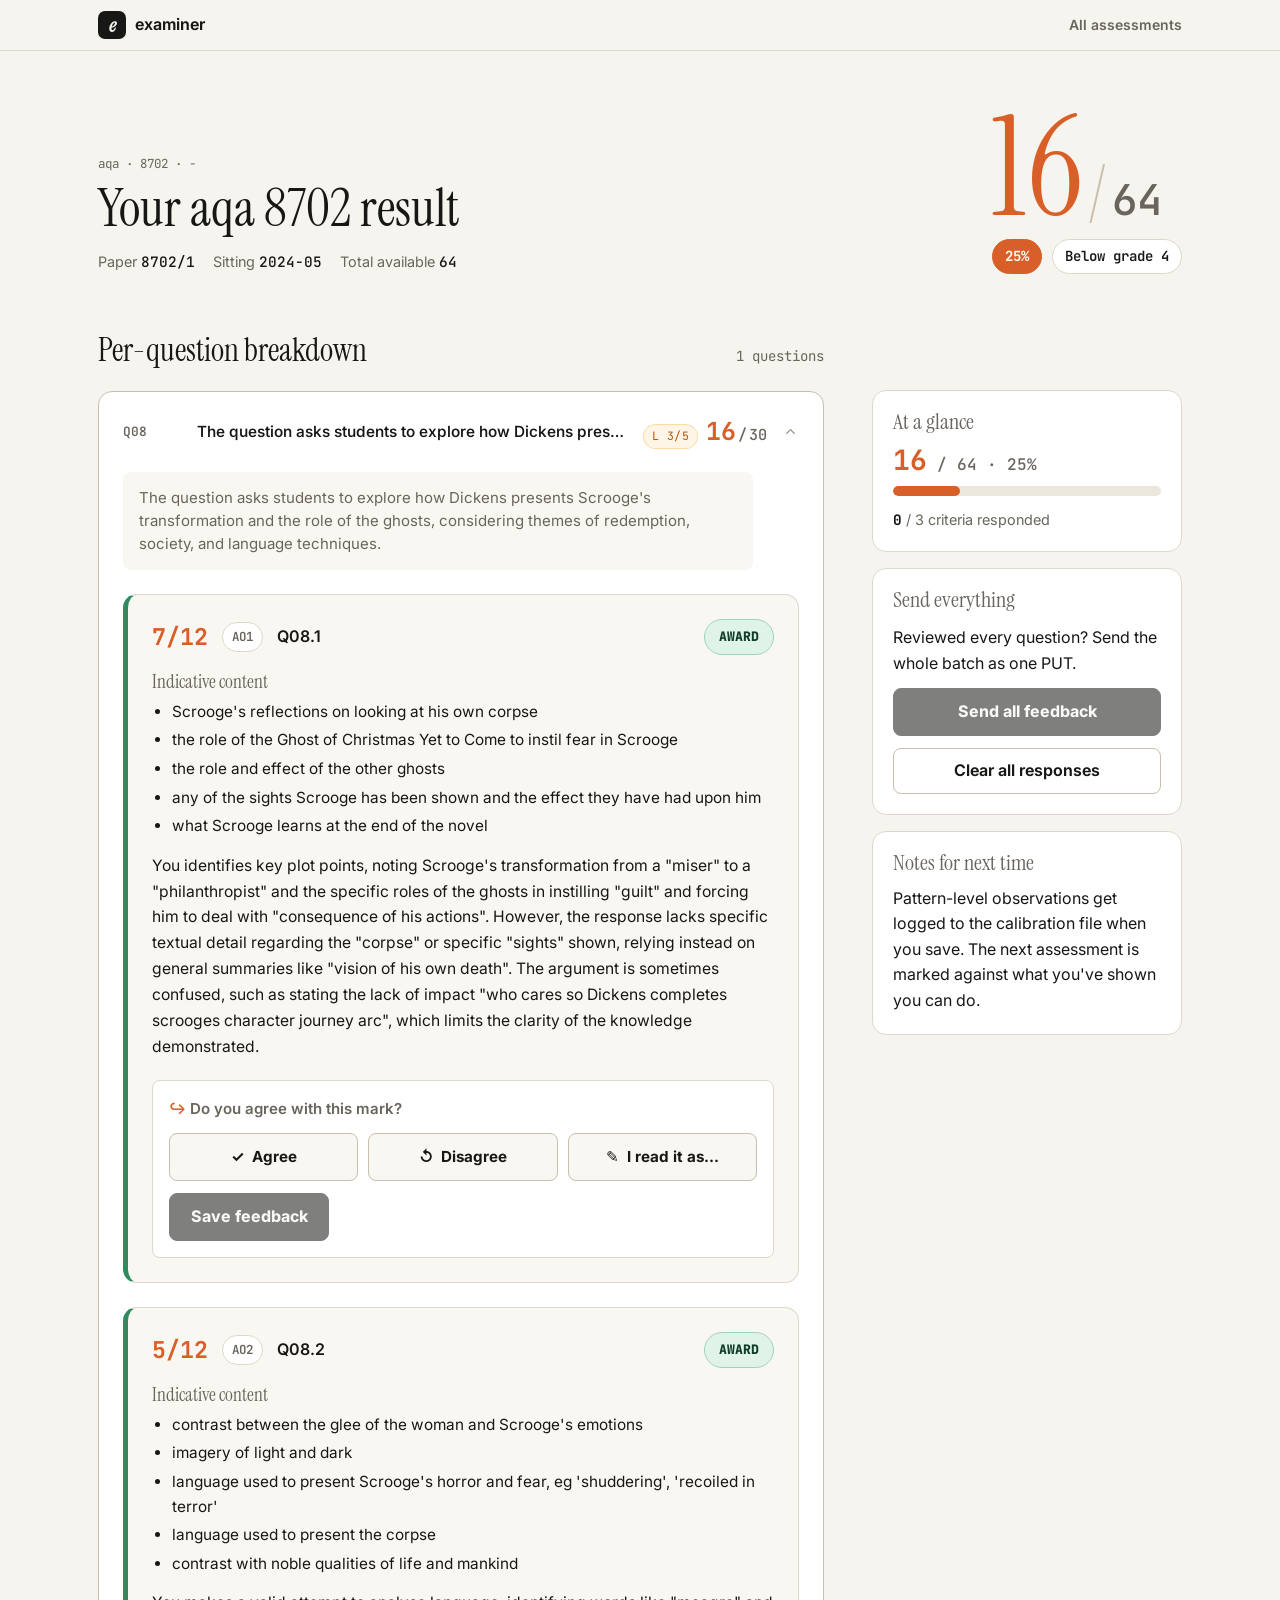
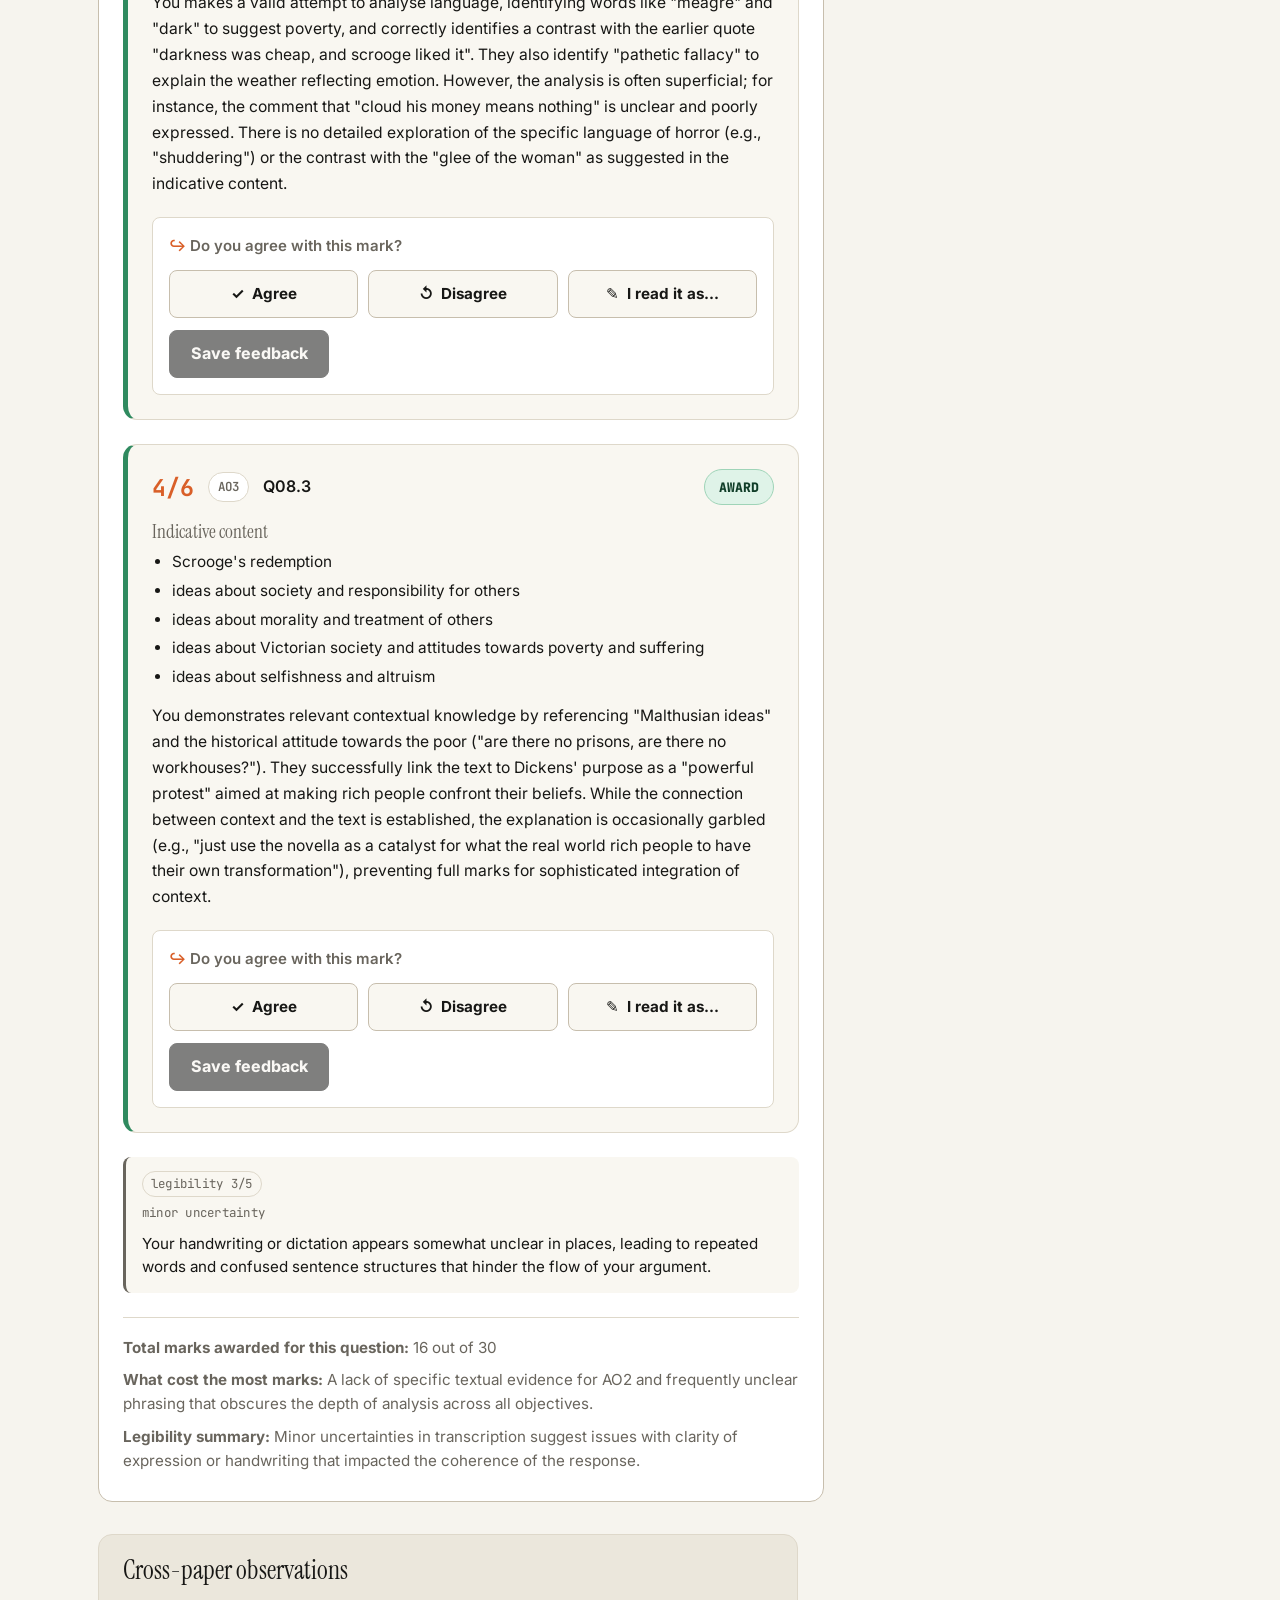
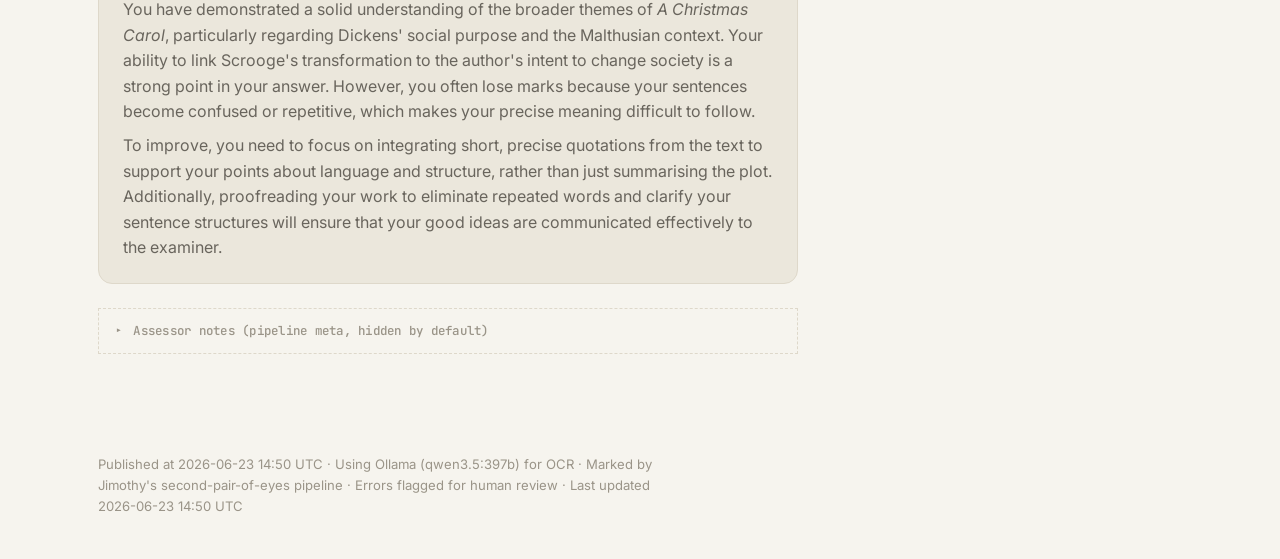
<file: pages/assessments/aqa-87021-english-literature-2024-05.html>
<!DOCTYPE html>
<html lang="en">
<head>
  <meta charset="UTF-8">
  <meta name="viewport" content="width=device-width, initial-scale=1, viewport-fit=cover">
  <meta name="color-scheme" content="light dark">
  <meta name="description" content="Per-assessment result - aqa 8702">
  <meta name="robots" content="noindex">
  <title>aqa 8702</title>
  <link rel="preconnect" href="https://fonts.googleapis.com">
  <link rel="preconnect" href="https://fonts.gstatic.com" crossorigin>
  <link rel="stylesheet" href="https://fonts.googleapis.com/css2?family=Instrument+Serif:ital@0;1&family=Inter:wght@400;500;600;700&family=JetBrains+Mono:wght@400;500;600&display=swap">
  <link rel="stylesheet" href="../assets/css/styles.css?v=c6808bd0">
</head>
<body data-kvdb-bucket="T61RNBVpsz48zgKDHkQDm8">
  <header class="topbar">
    <div class="topbar-inner">
      <a href="../index.html" class="brand" aria-label="Back to dashboard">
        <span class="brand-mark">e</span>
        <span>examiner</span>
      </a>
      <nav class="topnav">
        <a href="../index.html">All assessments</a>
      </nav>
    </div>
  </header>

  
<section class="hero">
  <div class="hero-left">
    <span class="hero-eyebrow">aqa · 8702 · -</span>
    <h1>Your aqa 8702 result</h1>
    <div class="hero-meta">
      <span>Paper <strong>8702/1</strong></span>
      <span>Sitting <strong>2024-05</strong></span>
      <span>Total available <strong>64</strong></span>
    </div>
  </div>
  <div class="score-block">
    <div class="score-main">
      <span class="awarded">16</span>
      <span class="separator">/</span>
      <span class="available">64</span>
    </div>
    <div class="score-sub">
      <span class="pct">25%</span>
      <span class="grade">Below grade 4</span>
    </div>
  </div>
</section>


  <div class="layout">
    <main class="content">
      <div class="section-header">
        <h2>Per-question breakdown</h2>
        <span class="meta">1 questions</span>
      </div>
      <div class="questions">
        
<section class="qsection" data-open="false" id="q-08">
  <button class="qhead" type="button" aria-expanded="false" aria-controls="q-08-body">
    <span class="qnum">Q08</span>
    <span class="qmain">
      <span class="qsub">The question asks students to explore how Dickens presents Scrooge&#x27;s transformation and the role of the ghosts, considering themes of redemption, society, and language techniques.</span>
    </span>
    <span class="qscore">
      <span class="leg-chip leg-chip-caution" title="Handwriting legibility for this question (0-5)">L 3/5</span>
      
      <span class="a">16</span>
      <span class="s">/</span>
      <span class="b">30</span>
    </span>
    <svg class="chevron" viewBox="0 0 16 16" fill="none" xmlns="http://www.w3.org/2000/svg" aria-hidden="true">
      <path d="M4 6l4 4 4-4" stroke="currentColor" stroke-width="1.5" stroke-linecap="round" stroke-linejoin="round"/>
    </svg>
  </button>
  <div class="qbody" id="q-08-body">
    <div class="qcontext">The question asks students to explore how Dickens presents Scrooge&#x27;s transformation and the role of the ghosts, considering themes of redemption, society, and language techniques.</div>
    <div class="criteria">
      
<div class="criterion AWARD" data-criterion-id="aqa-87021-english-literature-2024-05_q08_c1" data-verdict="AWARD">
  <div class="criterion-head">
    <span class="marks">7/12</span>
    <span class="ao">AO1</span>
    <span class="subq">Q08.1</span>
    <span class="verdict-pill AWARD">AWARD</span>
  </div>
  <div class="criterion-body">
    <div><span class="indicative-label">Indicative content</span><ul class="indicative"><li>Scrooge&#x27;s reflections on looking at his own corpse</li><li>the role of the Ghost of Christmas Yet to Come to instil fear in Scrooge</li><li>the role and effect of the other ghosts</li><li>any of the sights Scrooge has been shown and the effect they have had upon him</li><li>what Scrooge learns at the end of the novel</li></ul></div>
    <p class="justification">You identifies key plot points, noting Scrooge&#x27;s transformation from a &quot;miser&quot; to a &quot;philanthropist&quot; and the specific roles of the ghosts in instilling &quot;guilt&quot; and forcing him to deal with &quot;consequence of his actions&quot;. However, the response lacks specific textual detail regarding the &quot;corpse&quot; or specific &quot;sights&quot; shown, relying instead on general summaries like &quot;vision of his own death&quot;. The argument is sometimes confused, such as stating the lack of impact &quot;who cares so Dickens completes scrooges character journey arc&quot;, which limits the clarity of the knowledge demonstrated.</p>
  </div>
  
  <div class="feedback" data-mode="" data-criterion-id="aqa-87021-english-literature-2024-05_q08_c1">
    <span class="feedback-prompt"><span class="icon">↪</span> Do you agree with this mark?</span>
    <div class="fb-actions" role="group" aria-label="Verdict">
      <button type="button" class="fb-btn AWARD" data-mode="AWARD"><span class="icon">✓</span> Agree</button>
      <button type="button" class="fb-btn DISAGREE" data-mode="DISAGREE"><span class="icon">↺</span> Disagree</button>
      <button type="button" class="fb-btn NOTE" data-mode="NOTE"><span class="icon">✎</span> I read it as...</button>
    </div>
    <textarea class="fb-note" data-mode="disagree" placeholder="What did you write, and why does the mark seem wrong?" rows="2"></textarea>
    <textarea class="fb-note" data-mode="note" placeholder="Tell us what you read on the page (e.g. 'I wrote 0.5 mol, not 0.05')." rows="2"></textarea>
    <div class="fb-actions">
      <button type="button" class="fb-save" disabled>Save feedback</button>
      <span class="fb-status" aria-live="polite"></span>
    </div>
  </div>
</div>


<div class="criterion AWARD" data-criterion-id="aqa-87021-english-literature-2024-05_q08_c2" data-verdict="AWARD">
  <div class="criterion-head">
    <span class="marks">5/12</span>
    <span class="ao">AO2</span>
    <span class="subq">Q08.2</span>
    <span class="verdict-pill AWARD">AWARD</span>
  </div>
  <div class="criterion-body">
    <div><span class="indicative-label">Indicative content</span><ul class="indicative"><li>contrast between the glee of the woman and Scrooge&#x27;s emotions</li><li>imagery of light and dark</li><li>language used to present Scrooge&#x27;s horror and fear, eg &#x27;shuddering&#x27;, &#x27;recoiled in terror&#x27;</li><li>language used to present the corpse</li><li>contrast with noble qualities of life and mankind</li></ul></div>
    <p class="justification">You makes a valid attempt to analyse language, identifying words like &quot;meagre&quot; and &quot;dark&quot; to suggest poverty, and correctly identifies a contrast with the earlier quote &quot;darkness was cheap, and scrooge liked it&quot;. They also identify &quot;pathetic fallacy&quot; to explain the weather reflecting emotion. However, the analysis is often superficial; for instance, the comment that &quot;cloud his money means nothing&quot; is unclear and poorly expressed. There is no detailed exploration of the specific language of horror (e.g., &quot;shuddering&quot;) or the contrast with the &quot;glee of the woman&quot; as suggested in the indicative content.</p>
  </div>
  
  <div class="feedback" data-mode="" data-criterion-id="aqa-87021-english-literature-2024-05_q08_c2">
    <span class="feedback-prompt"><span class="icon">↪</span> Do you agree with this mark?</span>
    <div class="fb-actions" role="group" aria-label="Verdict">
      <button type="button" class="fb-btn AWARD" data-mode="AWARD"><span class="icon">✓</span> Agree</button>
      <button type="button" class="fb-btn DISAGREE" data-mode="DISAGREE"><span class="icon">↺</span> Disagree</button>
      <button type="button" class="fb-btn NOTE" data-mode="NOTE"><span class="icon">✎</span> I read it as...</button>
    </div>
    <textarea class="fb-note" data-mode="disagree" placeholder="What did you write, and why does the mark seem wrong?" rows="2"></textarea>
    <textarea class="fb-note" data-mode="note" placeholder="Tell us what you read on the page (e.g. 'I wrote 0.5 mol, not 0.05')." rows="2"></textarea>
    <div class="fb-actions">
      <button type="button" class="fb-save" disabled>Save feedback</button>
      <span class="fb-status" aria-live="polite"></span>
    </div>
  </div>
</div>


<div class="criterion AWARD" data-criterion-id="aqa-87021-english-literature-2024-05_q08_c3" data-verdict="AWARD">
  <div class="criterion-head">
    <span class="marks">4/6</span>
    <span class="ao">AO3</span>
    <span class="subq">Q08.3</span>
    <span class="verdict-pill AWARD">AWARD</span>
  </div>
  <div class="criterion-body">
    <div><span class="indicative-label">Indicative content</span><ul class="indicative"><li>Scrooge&#x27;s redemption</li><li>ideas about society and responsibility for others</li><li>ideas about morality and treatment of others</li><li>ideas about Victorian society and attitudes towards poverty and suffering</li><li>ideas about selfishness and altruism</li></ul></div>
    <p class="justification">You demonstrates relevant contextual knowledge by referencing &quot;Malthusian ideas&quot; and the historical attitude towards the poor (&quot;are there no prisons, are there no workhouses?&quot;). They successfully link the text to Dickens&#x27; purpose as a &quot;powerful protest&quot; aimed at making rich people confront their beliefs. While the connection between context and the text is established, the explanation is occasionally garbled (e.g., &quot;just use the novella as a catalyst for what the real world rich people to have their own transformation&quot;), preventing full marks for sophisticated integration of context.</p>
  </div>
  
  <div class="feedback" data-mode="" data-criterion-id="aqa-87021-english-literature-2024-05_q08_c3">
    <span class="feedback-prompt"><span class="icon">↪</span> Do you agree with this mark?</span>
    <div class="fb-actions" role="group" aria-label="Verdict">
      <button type="button" class="fb-btn AWARD" data-mode="AWARD"><span class="icon">✓</span> Agree</button>
      <button type="button" class="fb-btn DISAGREE" data-mode="DISAGREE"><span class="icon">↺</span> Disagree</button>
      <button type="button" class="fb-btn NOTE" data-mode="NOTE"><span class="icon">✎</span> I read it as...</button>
    </div>
    <textarea class="fb-note" data-mode="disagree" placeholder="What did you write, and why does the mark seem wrong?" rows="2"></textarea>
    <textarea class="fb-note" data-mode="note" placeholder="Tell us what you read on the page (e.g. 'I wrote 0.5 mol, not 0.05')." rows="2"></textarea>
    <div class="fb-actions">
      <button type="button" class="fb-save" disabled>Save feedback</button>
      <span class="fb-status" aria-live="polite"></span>
    </div>
  </div>
</div>

    </div>
    <div class="legibility"><span class="legibility-tag">legibility 3/5</span><span class="legibility-mode">minor uncertainty</span><p class="legibility-feedback">Your handwriting or dictation appears somewhat unclear in places, leading to repeated words and confused sentence structures that hinder the flow of your argument.</p></div>
    <div class="qsummary"><p><strong>Total marks awarded for this question:</strong> 16 out of 30</p>
<p><strong>What cost the most marks:</strong> A lack of specific textual evidence for AO2 and frequently unclear phrasing that obscures the depth of analysis across all objectives.</p>
<p><strong>Legibility summary:</strong> Minor uncertainties in transcription suggest issues with clarity of expression or handwriting that impacted the coherence of the response.</p></div>
  </div>
</section>

      </div>
      <section class="callout obs"><h2>Cross-paper observations</h2><p>You have demonstrated a solid understanding of the broader themes of <em>A Christmas Carol</em>, particularly regarding Dickens&#x27; social purpose and the Malthusian context. Your ability to link Scrooge&#x27;s transformation to the author&#x27;s intent to change society is a strong point in your answer. However, you often lose marks because your sentences become confused or repetitive, which makes your precise meaning difficult to follow.</p>
<p>To improve, you need to focus on integrating short, precise quotations from the text to support your points about language and structure, rather than just summarising the plot. Additionally, proofreading your work to eliminate repeated words and clarify your sentence structures will ensure that your good ideas are communicated effectively to the examiner.</p></section>
      <details class="assessor-notes"><summary>Assessor notes (pipeline meta, hidden by default)</summary><div class="assessor-notes-body"><h3>Legibility per question</h3><table class="legibility-table"><thead><tr><th>Q</th><th>Score</th><th>OCR mode</th><th>Reason (assessor)</th><th>Feedback to student</th></tr></thead><tbody><tr><td>Q08</td><td>3/5</td><td>minor_uncertainty</td><td>The transcript contains several repetitions and grammatical stumbles that suggest either poor handwriting or hesitant dictation, requiring context inference to make sense of phrases like &quot;lack of impact who cares&quot;.</td><td>Your handwriting or dictation appears somewhat unclear in places, leading to repeated words and confused sentence structures that hinder the flow of your argument.</td></tr></tbody></table><p>You answered Question 8 only. The transcript shows signs of being a raw dictation or a hasty handwritten scan with OCR errors, evidenced by repeated phrases (&quot;By showing Scrooge By showing Scrooge&quot;) and syntactic breakdowns (&quot;lack of impact who cares&quot;). Marking was based on the intelligible content where meaning could be reasonably inferred. No other questions were attempted.</p></div></details>
    </main>
    
<aside class="rail">
  <div class="rail-inner">
    <div class="rail-card">
      <h3>At a glance</h3>
      <div class="total">16<span class="total-sub"> / 64 · 25%</span></div>
      <div class="progress" aria-label="Progress">
        <div class="bar" style="width: 25%;"></div>
      </div>
      <p class="feedback-status" id="rail-feedback-status">
        <span class="count" id="rail-feedback-count">0</span> / 3 criteria responded
      </p>
    </div>
    <div class="rail-card">
      <h3>Send everything</h3>
      <p style="margin: 0; font-size: var(--t-sm); color: var(--text-muted);">Reviewed every question? Send the whole batch as one PUT.</p>
      <button type="button" class="btn-primary" id="send-all-btn" disabled>Send all feedback</button>
      <button type="button" class="btn-link" id="clear-all-btn">Clear all responses</button>
    </div>
    <div class="rail-card">
      <h3>Notes for next time</h3>
      <p style="margin: 0; font-size: var(--t-sm); color: var(--text-muted);">Pattern-level observations get logged to the calibration file when you save. The next assessment is marked against what you've shown you can do.</p>
    </div>
  </div>
</aside>

  </div>

  <footer class="footer">
    <div class="row">Published at 2026-06-23 14:50 UTC · Using Ollama (qwen3.5:397b) for OCR · Marked by Jimothy's second-pair-of-eyes pipeline · Errors flagged for human review · Last updated 2026-06-23 14:50 UTC</div>
  </footer>

  <script src="../assets/js/feedback.js" defer></script>
</body>
</html>
</file>
<file: pages/assets/css/styles.css>
/*
 * the-examiner page styles
 * Visual layer only: the renderer owns the HTML contract.
 */

:root {
  --font-display: "Instrument Serif", Georgia, "Times New Roman", serif;
  --font-body: "Inter", system-ui, -apple-system, BlinkMacSystemFont, "Segoe UI", sans-serif;
  --font-mono: "JetBrains Mono", "SFMono-Regular", Consolas, monospace;

  --bg: #f6f4ee;
  --surface: #ffffff;
  --surface-2: #ebe7dc;
  --surface-3: #f9f7f1;
  --text: #171715;
  --muted: #69655d;
  --faint: #9a9488;
  --line: #ded8ca;
  --line-strong: #c7bead;

  --accent: #d95f28;
  --accent-strong: #b94618;
  --accent-soft: #fff0e6;

  --award: #2f8a5f;
  --award-bg: #dff3e8;
  --award-line: #9fd4b8;
  --award-text: #103d28;

  --no-award: #c7372f;
  --no-award-bg: #fde3df;
  --no-award-line: #f1aaa3;
  --no-award-text: #65120e;

  --na: #9a6b19;
  --na-bg: #f8edcf;
  --na-line: #dec173;
  --na-text: #4b350c;

  --focus: #2c7be5;
  --radius: 8px;
  --radius-lg: 14px;
  --radius-pill: 999px;
  --page-x: 16px;

  color-scheme: light dark;
}

@media (prefers-color-scheme: dark) {
  :root {
    --bg: #0b0d0e;
    --surface: #202326;
    --surface-2: #2a2e31;
    --surface-3: #181b1d;
    --text: #f5f1e8;
    --muted: #c0b8aa;
    --faint: #877f72;
    --line: #3d4246;
    --line-strong: #565d62;

    --accent: #ff8a4a;
    --accent-strong: #ffad7d;
    --accent-soft: #3a2217;

    --award: #78d8a1;
    --award-bg: #153828;
    --award-line: #347b57;
    --award-text: #dfffee;

    --no-award: #ff7c72;
    --no-award-bg: #401d1b;
    --no-award-line: #913f38;
    --no-award-text: #ffe5e2;

    --na: #f0c15f;
    --na-bg: #3a2c13;
    --na-line: #876725;
    --na-text: #fff1c7;

    --focus: #8ab8ff;
  }
}

@media (min-width: 768px) {
  :root { --page-x: 24px; }
}

@media (min-width: 1280px) {
  :root { --page-x: 48px; }
}

*,
*::before,
*::after {
  box-sizing: border-box;
}

html {
  font-size: 16px;
  -webkit-text-size-adjust: 100%;
  text-rendering: optimizeLegibility;
}

body {
  margin: 0;
  min-height: 100vh;
  background: var(--bg);
  color: var(--text);
  font-family: var(--font-body);
  font-size: 1rem;
  line-height: 1.6;
  letter-spacing: 0;
  -webkit-font-smoothing: antialiased;
}

::selection {
  background: var(--accent);
  color: #fffaf5;
}

a {
  color: inherit;
  text-decoration-thickness: 1px;
  text-underline-offset: 3px;
}

button,
textarea {
  font: inherit;
  letter-spacing: 0;
}

button {
  touch-action: manipulation;
}

:focus-visible {
  outline: 3px solid var(--focus);
  outline-offset: 3px;
}

.topbar {
  position: sticky;
  top: 0;
  z-index: 20;
  background: color-mix(in srgb, var(--bg) 88%, transparent);
  border-bottom: 1px solid var(--line);
  backdrop-filter: blur(14px) saturate(1.2);
}

.topbar-inner {
  max-width: 1180px;
  min-height: 50px;
  margin: 0 auto;
  padding: 0 var(--page-x);
  display: flex;
  align-items: center;
  justify-content: space-between;
  gap: 16px;
}

.brand,
.topnav a {
  text-decoration: none;
}

.brand {
  display: inline-flex;
  align-items: center;
  gap: 9px;
  font-weight: 650;
  color: var(--text);
}

.brand-mark {
  width: 28px;
  height: 28px;
  display: inline-grid;
  place-items: center;
  border-radius: 7px;
  background: var(--text);
  color: var(--bg);
  font-family: var(--font-display);
  font-size: 1.25rem;
  font-style: italic;
  line-height: 1;
}

.topnav {
  display: flex;
  align-items: center;
  gap: 18px;
  color: var(--muted);
  font-size: 0.875rem;
  font-weight: 600;
}

.topnav a:hover,
.topnav a.active {
  color: var(--text);
}

.hero {
  max-width: 1180px;
  margin: 0 auto;
  padding: 18px var(--page-x) 26px;
  display: grid;
  gap: 18px;
}

.score-block {
  order: -1;
}

.score-main {
  display: flex;
  align-items: baseline;
  gap: 6px;
  font-family: var(--font-display);
  line-height: 0.82;
  font-variant-numeric: tabular-nums;
}

.score-main .awarded {
  color: var(--accent);
  font-size: 5.6rem;
  font-weight: 400;
}

.score-main .separator {
  color: var(--line-strong);
  font-size: 2.8rem;
  font-weight: 400;
}

.score-main .available {
  color: var(--muted);
  font-family: var(--font-mono);
  font-size: 2.05rem;
  font-weight: 500;
}

.score-sub {
  margin-top: 14px;
  display: flex;
  flex-wrap: wrap;
  gap: 10px;
  align-items: center;
  font-family: var(--font-mono);
  font-size: 0.875rem;
}

.score-sub .pct,
.score-sub .grade {
  min-height: 32px;
  display: inline-flex;
  align-items: center;
  border-radius: var(--radius-pill);
  padding: 5px 12px;
  border: 1px solid var(--line);
}

.score-sub .pct {
  background: var(--accent);
  border-color: var(--accent);
  color: #fffaf5;
  font-weight: 700;
}

.score-sub .grade {
  background: var(--surface);
  color: var(--text);
  font-weight: 600;
}

.hero-left {
  max-width: 70ch;
}

.hero-eyebrow {
  display: block;
  margin-bottom: 8px;
  color: var(--muted);
  font-family: var(--font-mono);
  font-size: 0.78rem;
}

.hero h1 {
  margin: 0;
  max-width: 16ch;
  font-family: var(--font-display);
  font-size: 2rem;
  font-weight: 400;
  line-height: 1.05;
}

.hero-meta {
  margin-top: 14px;
  display: flex;
  flex-wrap: wrap;
  gap: 8px 18px;
  color: var(--muted);
  font-size: 0.9rem;
}

.hero-meta strong {
  color: var(--text);
  font-family: var(--font-mono);
  font-weight: 500;
}

.layout {
  max-width: 1180px;
  margin: 0 auto;
  padding: 0 var(--page-x) 64px;
  display: flex;
  flex-direction: column;
  gap: 28px;
}

.content {
  min-width: 0;
  display: contents;
}

.rail {
  order: 1;
}

.section-header {
  order: 2;
}

.questions {
  order: 3;
}

.callout {
  order: 4;
  margin-top: 16px;
}
.callout.obs {
  margin-top: 32px;
  padding: 22px 24px;
  background: var(--surface-2);
  border: 1px solid var(--line);
  border-radius: var(--radius-lg);
}
.callout.obs h2 {
  margin: 0 0 12px;
  font-family: var(--font-display);
  font-size: 1.6rem;
  font-weight: 400;
  color: var(--text);
}

.rail-inner {
  display: grid;
  gap: 12px;
  padding: 18px;
  border: 1px solid var(--line);
  border-radius: var(--radius-lg);
  background: var(--surface);
}

.rail-card {
  background: transparent;
  border: 0;
  border-radius: 0;
  padding: 0;
}

.rail-card:first-child {
  display: grid;
  grid-template-columns: 1fr;
  gap: 12px;
}

.rail-card:nth-child(2) {
  display: grid;
  gap: 12px;
  padding-top: 14px;
  border-top: 1px solid var(--line);
}

.rail-card:nth-child(2) h3,
.rail-card:nth-child(2) p {
  display: none;
}

.rail-card:nth-child(3) {
  display: none;
}

.rail-card h3 {
  margin: 0;
  color: var(--muted);
  font-family: var(--font-display);
  font-size: 1.35rem;
  font-weight: 400;
  line-height: 1.1;
}

.rail-card .total {
  color: var(--accent);
  font-family: var(--font-mono);
  font-size: 1.75rem;
  font-weight: 700;
  line-height: 1;
}

.rail-card .total-sub {
  color: var(--muted);
  font-size: 1rem;
  font-weight: 500;
}

.progress {
  height: 10px;
  overflow: hidden;
  border-radius: var(--radius-pill);
  background: var(--surface-2);
}

.progress .bar {
  height: 100%;
  border-radius: inherit;
  background: var(--accent);
}

.feedback-status {
  margin: 0;
  color: var(--muted);
  font-size: 0.9rem;
}

.feedback-status .count {
  color: var(--text);
  font-family: var(--font-mono);
  font-weight: 700;
}

.section-header {
  display: flex;
  align-items: end;
  justify-content: space-between;
  gap: 16px;
  margin-top: 8px;
  padding-top: 8px;
}

.section-header h2 {
  margin: 0;
  font-family: var(--font-display);
  font-size: 2rem;
  font-weight: 400;
  line-height: 1.05;
}

.section-header .meta {
  color: var(--muted);
  font-family: var(--font-mono);
  font-size: 0.875rem;
  white-space: nowrap;
}

.questions {
  display: grid;
  gap: 32px;
}

.qsection {
  overflow: hidden;
  background: var(--surface);
  border: 1px solid var(--line);
  border-radius: var(--radius-lg);
}

.qsection[data-open="true"] {
  border-color: var(--line-strong);
}

.qhead {
  width: 100%;
  min-height: 70px;
  display: grid;
  grid-template-columns: auto minmax(0, 1fr) auto auto;
  align-items: center;
  gap: 12px;
  padding: 16px;
  border: 0;
  background: transparent;
  color: var(--text);
  text-align: left;
  cursor: pointer;
}

.qhead:hover {
  background: var(--surface-3);
}

.qhead .qnum {
  color: var(--muted);
  font-family: var(--font-mono);
  font-size: 0.8rem;
  font-weight: 600;
  white-space: nowrap;
}

.qhead .qmain {
  min-width: 0;
}

.qhead .qsub {
  display: block;
  overflow: hidden;
  color: var(--text);
  font-size: 0.96rem;
  font-weight: 550;
  line-height: 1.35;
  text-overflow: ellipsis;
  white-space: nowrap;
}

.qhead .qscore {
  display: inline-flex;
  align-items: baseline;
  gap: 2px;
  font-family: var(--font-mono);
  font-variant-numeric: tabular-nums;
  white-space: nowrap;
}

.qhead .qscore .a {
  color: var(--accent);
  font-size: 1.55rem;
  font-weight: 700;
}

.qhead .qscore .s,
.qhead .qscore .b {
  color: var(--muted);
  font-size: 0.95rem;
  font-weight: 500;
}

.qhead .chevron {
  width: 15px;
  height: 15px;
  color: var(--faint);
  transition: transform 0.16s ease;
}

.qsection[data-open="true"] .chevron {
  transform: rotate(180deg);
}

.qbody {
  display: none;
  padding: 0 16px 22px;
}

.qsection[data-open="true"] .qbody {
  display: block;
}

.qcontext {
  max-width: 70ch;
  margin: 0 0 24px;
  padding: 14px 16px;
  border-radius: var(--radius);
  background: var(--surface-3);
  color: var(--muted);
  font-size: 0.94rem;
  line-height: 1.55;
}

.criteria {
  display: grid;
  gap: 24px;
}

.criterion {
  padding: 20px;
  border: 1px solid var(--line);
  border-left-width: 5px;
  border-radius: var(--radius-lg);
  background: var(--surface-3);
}

.criterion.AWARD {
  border-left-color: var(--award);
}

.criterion.NOT_AWARD {
  border-left-color: var(--no-award);
}

.criterion.NOT_APPLICABLE {
  border-left-color: var(--na);
}

.criterion-head {
  display: grid;
  grid-template-columns: auto auto minmax(0, 1fr);
  gap: 10px 12px;
  align-items: center;
  margin-bottom: 16px;
}

.criterion-head .marks {
  color: var(--accent);
  font-family: var(--font-mono);
  font-size: 1.45rem;
  font-weight: 700;
  line-height: 1;
  font-variant-numeric: tabular-nums;
}

.criterion-head .ao {
  min-height: 30px;
  display: inline-flex;
  align-items: center;
  justify-content: center;
  border: 1px solid var(--line);
  border-radius: var(--radius-pill);
  padding: 4px 9px;
  background: var(--surface);
  color: var(--muted);
  font-family: var(--font-mono);
  font-size: 0.78rem;
  font-weight: 600;
}

.criterion-head .subq {
  min-width: 0;
  color: var(--text);
  font-weight: 600;
  line-height: 1.35;
}

.verdict-pill {
  grid-column: 1 / -1;
  justify-self: start;
  min-height: 36px;
  display: inline-flex;
  align-items: center;
  border: 1px solid currentColor;
  border-radius: var(--radius-pill);
  padding: 8px 14px;
  font-family: var(--font-mono);
  font-size: 0.82rem;
  font-weight: 800;
  line-height: 1;
}

.verdict-pill.AWARD {
  background: var(--award-bg);
  border-color: var(--award-line);
  color: var(--award-text);
}

.verdict-pill.NOT_AWARD {
  background: var(--no-award-bg);
  border-color: var(--no-award-line);
  color: var(--no-award-text);
}

.verdict-pill.NOT_APPLICABLE {
  background: var(--na-bg);
  border-color: var(--na-line);
  color: var(--na-text);
}

.criterion-body {
  display: grid;
  gap: 14px;
  max-width: 70ch;
}

.indicative-label {
  display: block;
  margin-bottom: 8px;
  color: var(--muted);
  font-family: var(--font-display);
  font-size: 1.2rem;
  line-height: 1.1;
}

.indicative {
  margin: 0;
  padding-left: 20px;
  color: var(--text);
  font-size: 0.96rem;
}

.indicative li + li {
  margin-top: 4px;
}

.justification {
  margin: 0;
  color: var(--text);
  font-size: 0.98rem;
  line-height: 1.65;
}

code,
.justification code {
  border: 1px solid var(--line);
  border-radius: 5px;
  padding: 0.05em 0.32em;
  background: var(--surface-2);
  color: var(--text);
  font-family: var(--font-mono);
  font-size: 0.9em;
}

.feedback {
  margin-top: 20px;
  padding: 16px;
  border: 1px solid var(--line);
  border-radius: var(--radius);
  background: var(--surface);
  display: grid;
  gap: 12px;
}

.feedback-prompt {
  color: var(--muted);
  font-size: 0.94rem;
  font-weight: 600;
}

.feedback-prompt .icon {
  color: var(--accent);
}

.fb-actions {
  display: grid;
  gap: 10px;
}

.fb-btn,
.fb-save,
.btn-primary,
.btn-link,
.btn-secondary {
  border-radius: var(--radius);
  cursor: pointer;
  text-decoration: none;
}

.fb-btn {
  min-height: 48px;
  width: 100%;
  display: inline-flex;
  align-items: center;
  justify-content: center;
  gap: 8px;
  border: 1px solid var(--line-strong);
  background: var(--surface-3);
  color: var(--text);
  padding: 10px 14px;
  font-size: 0.95rem;
  font-weight: 700;
}

.fb-btn:hover {
  border-color: var(--accent);
}

.fb-btn.active.AWARD {
  background: var(--award);
  border-color: var(--award);
  color: #07170f;
}

.fb-btn.active.DISAGREE {
  background: var(--no-award);
  border-color: var(--no-award);
  color: #fff8f6;
}

.fb-btn.active.NOTE {
  background: var(--accent);
  border-color: var(--accent);
  color: #fffaf5;
}

.fb-note {
  display: none;
  width: 100%;
  min-height: 96px;
  resize: vertical;
  border: 1px solid var(--line-strong);
  border-radius: var(--radius);
  background: var(--surface-3);
  color: var(--text);
  padding: 12px 14px;
  font-size: 1rem;
  line-height: 1.5;
}

.feedback[data-mode="DISAGREE"] .fb-note[data-mode="disagree"],
.feedback[data-mode="NOTE"] .fb-note[data-mode="note"] {
  display: block;
}

.fb-note::placeholder {
  color: var(--faint);
}

.fb-note:focus {
  border-color: var(--focus);
  outline: 3px solid color-mix(in srgb, var(--focus) 35%, transparent);
}

.fb-save,
.btn-primary {
  min-height: 48px;
  display: inline-flex;
  align-items: center;
  justify-content: center;
  border: 1px solid var(--text);
  background: var(--text);
  color: var(--bg);
  padding: 10px 16px;
  font-weight: 750;
}

.fb-save {
  width: 100%;
}

.fb-save:hover,
.btn-primary:hover {
  border-color: var(--accent);
  background: var(--accent);
  color: #fffaf5;
}

.fb-save:disabled,
.btn-primary:disabled {
  cursor: not-allowed;
  opacity: 0.55;
}

.btn-link,
.btn-secondary {
  min-height: 44px;
  display: inline-flex;
  align-items: center;
  justify-content: center;
  border: 1px solid var(--line-strong);
  background: transparent;
  color: var(--text);
  padding: 9px 14px;
  font-weight: 650;
}

.fb-status {
  min-height: 1.2em;
  color: var(--muted);
  font-family: var(--font-mono);
  font-size: 0.78rem;
}

.fb-status.saved {
  color: var(--award);
}

.fb-status.error {
  color: var(--no-award);
}

.qsummary {
  max-width: 70ch;
  margin-top: 24px;
  padding-top: 18px;
  border-top: 1px solid var(--line);
  color: var(--muted);
  font-size: 0.95rem;
}

.qsummary p {
  margin: 0 0 8px;
}

.qsummary p:last-child {
  margin-bottom: 0;
}

.callout {
  max-width: 70ch;
  padding: 20px;
  border: 1px solid var(--line);
  border-radius: var(--radius-lg);
  background: var(--surface);
}

.callout h2 {
  margin: 0 0 12px;
  font-family: var(--font-display);
  font-size: 1.65rem;
  font-weight: 400;
  line-height: 1.08;
}

.callout p {
  margin: 0 0 8px;
  color: var(--muted);
}

.callout p:last-child {
  margin-bottom: 0;
}

/* Assessor notes (pipeline meta). Native <details> with custom summary
   styling. Renders as a single-line clickable label that expands to show
   the meta content. Visually distinct from primary callouts: muted
   background, no border, smaller text, monospace label so the assessor
   can tell at a glance that this is not student-facing content. */
.assessor-notes {
  max-width: 70ch;
  margin-top: 24px;
  padding: 12px 16px;
  border-radius: var(--radius-md);
  background: transparent;
  border: 1px dashed var(--line);
  /* Mobile flex order: place after the .callout.obs (order 4)
     so the assessor notes appear at the bottom of the page,
     after the per-question breakdown and the cross-paper
     observations callout. Without this, the default flex
     order (0) puts the assessor notes at the top of the
     page on mobile, which is wrong — it's pipeline meta, not
     student-facing content. */
  order: 5;
}

.assessor-notes > summary {
  cursor: pointer;
  font-family: var(--font-mono);
  font-size: 0.78rem;
  font-weight: 500;
  letter-spacing: 0.02em;
  color: var(--faint);
  list-style: none;
  user-select: none;
}

.assessor-notes > summary::-webkit-details-marker {
  display: none;
}

.assessor-notes > summary::before {
  content: '\25B8'; /* right-pointing triangle */
  display: inline-block;
  width: 1em;
  margin-right: 6px;
  transition: transform 120ms ease-out;
}

.assessor-details[open] > summary::before,
.assessor-notes[open] > summary::before {
  transform: rotate(90deg);
}

.assessor-notes[open] > summary {
  margin-bottom: 12px;
  color: var(--muted);
}

.assessor-notes-body p {
  margin: 0 0 8px;
  font-size: 0.86rem;
  line-height: 1.5;
  color: var(--faint);
}

.assessor-notes-body p:last-child {
  margin-bottom: 0;
}

.footer {
  max-width: 1180px;
  margin: 0 auto;
  padding: 36px var(--page-x) 42px;
  color: var(--faint);
  font-size: 0.82rem;
}

.footer .row {
  max-width: 70ch;
}

.dash-wrap {
  max-width: 1180px;
  margin: 0 auto;
  padding: 42px var(--page-x) 72px;
}

.dash-hero {
  max-width: 70ch;
  margin-bottom: 32px;
}

.dash-hero h1 {
  margin: 0 0 10px;
  font-family: var(--font-display);
  font-size: 3rem;
  font-weight: 400;
  line-height: 1;
}

.dash-hero p {
  margin: 0;
  color: var(--muted);
  font-size: 1.05rem;
}

.batch-list {
  list-style: none;
  margin: 0;
  padding: 0;
  display: grid;
  gap: 16px;
}

.batch-card {
  min-height: 170px;
  display: grid;
  gap: 12px;
  border: 1px solid var(--line);
  border-radius: var(--radius-lg);
  background: var(--surface);
  color: var(--text);
  padding: 20px;
  text-decoration: none;
}

.batch-card:hover {
  border-color: var(--line-strong);
  background: var(--surface-3);
}

.batch-card .badge {
  color: var(--muted);
  font-family: var(--font-mono);
  font-size: 0.78rem;
  font-weight: 600;
}

.batch-card h3 {
  margin: 0;
  font-family: var(--font-display);
  font-size: 1.7rem;
  font-weight: 400;
  line-height: 1.08;
}

.batch-card .meta {
  margin: 0;
  color: var(--muted);
}

.batch-card .score {
  margin-top: auto;
  display: flex;
  align-items: baseline;
  gap: 6px;
  font-family: var(--font-mono);
  font-variant-numeric: tabular-nums;
}

.batch-card .awarded,
.batch-card .score .a {
  color: var(--accent);
  font-size: 2rem;
  font-weight: 700;
}

.batch-card .denom,
.batch-card .score .b {
  color: var(--muted);
}

.batch-card .pct {
  margin-left: auto;
  color: var(--text);
  font-weight: 700;
}

.empty-state {
  max-width: 70ch;
  padding: 32px 0;
  color: var(--muted);
}

.empty-state h2 {
  color: var(--text);
  font-family: var(--font-display);
  font-weight: 400;
}

@media (min-width: 640px) {
  .hero {
    padding-top: 34px;
    padding-bottom: 38px;
  }

  .score-main .awarded {
    font-size: 7rem;
  }

  .hero h1 {
    font-size: 2.65rem;
  }

  .qhead {
    padding: 18px 20px;
  }

  .qbody {
    padding: 0 20px 24px;
  }

  .criterion {
    padding: 24px;
  }

  .criterion-head {
    grid-template-columns: auto auto minmax(0, 1fr) auto;
  }

  .verdict-pill {
    grid-column: auto;
  }

  .batch-list {
    grid-template-columns: repeat(2, minmax(0, 1fr));
  }
}

@media (min-width: 1024px) {
  .hero {
    padding-top: 60px;
    padding-bottom: 52px;
    grid-template-columns: minmax(0, 1fr) auto;
    align-items: end;
    gap: 44px;
  }

  .score-block {
    order: 0;
  }

  .score-main .awarded {
    font-size: 8.7rem;
  }

  .score-main .separator {
    font-size: 4rem;
  }

  .score-main .available {
    font-size: 2.65rem;
  }

  .score-sub {
    justify-content: flex-end;
  }

  .hero h1 {
    font-size: 3.25rem;
  }

  .layout {
    display: grid;
    grid-template-columns: minmax(0, 1fr) 310px;
    align-items: start;
    gap: 48px;
  }

  .content {
    display: block;
  }

  .rail {
    order: initial;
  }

  .rail-inner {
    position: sticky;
    top: 74px;
    gap: 16px;
    padding: 0;
    border: 0;
    border-radius: 0;
    background: transparent;
  }

  /* Push the rail's top down so it aligns with the top of Q01
     (the first .qsection) instead of with the .section-header
     above it. The section-header is ~31px tall (h2 at 1.5rem
     font-size) with a 24px margin-bottom = ~55px. We use 64px
     to give a small visual breathing room. */
  .rail {
    padding-top: 64px;
  }

  .rail-card {
    background: var(--surface);
    border: 1px solid var(--line);
    border-radius: var(--radius-lg);
    padding: 20px;
  }

  .rail-card:nth-child(2) {
    padding-top: 20px;
    border-top: 1px solid var(--line);
  }

  .rail-card:nth-child(2) h3,
  .rail-card:nth-child(2) p {
    display: block;
  }

  .rail-card:nth-child(3) {
    display: grid;
    gap: 10px;
  }

  .section-header,
  .questions,
  .callout,
  .assessor-notes {
    order: initial;
  }

  .section-header {
    margin-top: 0;
    margin-bottom: 24px;
  }

  .qhead {
    grid-template-columns: 58px minmax(0, 1fr) auto 16px;
    gap: 16px;
    padding: 20px 24px;
  }

  .qbody {
    padding: 0 24px 28px;
  }

  .criterion-head {
    gap: 12px 14px;
  }

  .fb-actions[role="group"] {
    grid-template-columns: repeat(3, minmax(120px, 1fr));
  }

  .feedback > .fb-actions:not([role="group"]) {
    grid-template-columns: minmax(160px, max-content) 1fr;
    align-items: center;
  }

  .fb-save {
    width: auto;
  }

  .batch-list {
    grid-template-columns: repeat(3, minmax(0, 1fr));
  }
}

@media (max-width: 420px) {
  .score-main .awarded {
    font-size: 5rem;
  }

  .score-main .available {
    font-size: 1.8rem;
  }

  .hero h1 {
    font-size: 1.85rem;
  }

  .qhead {
    grid-template-columns: auto minmax(0, 1fr) auto 14px;
    gap: 9px;
  }

  .qhead .qscore .a {
    font-size: 1.35rem;
  }
}

@media (prefers-reduced-motion: reduce) {
  *,
  *::before,
  *::after {
    scroll-behavior: auto !important;
    transition-duration: 0.01ms !important;
    animation-duration: 0.01ms !important;
    animation-iteration-count: 1 !important;
  }
}

/* === Legibility === */
.legibility {
  max-width: 70ch;
  margin-top: 24px;
  padding: 14px 16px;
  border-radius: var(--radius);
  background: var(--surface-3);
  border-left: 3px solid var(--muted);
  display: flex;
  flex-direction: column;
  gap: 6px;
}
.legibility-tag {
  align-self: flex-start;
  display: inline-block;
  padding: 2px 8px;
  border-radius: 999px;
  background: var(--surface-1);
  border: 1px solid var(--line);
  font-family: var(--font-mono);
  font-size: 0.78rem;
  color: var(--muted);
  letter-spacing: 0.02em;
}
.legibility-mode {
  font-family: var(--font-mono);
  font-size: 0.78rem;
  color: var(--muted);
  letter-spacing: 0.02em;
  text-transform: lowercase;
}
.legibility-feedback {
  margin: 4px 0 0;
  color: var(--text);
  font-size: 0.95rem;
  line-height: 1.5;
}
.legibility.flagged {
  border-left-color: #d97706;
  background: linear-gradient(0deg, rgba(217,119,6,0.05), rgba(217,119,6,0.05)), var(--surface-3);
}
.legibility.flagged .legibility-tag {
  border-color: #d97706;
  color: #d97706;
}

/* === Needs-recheck badge in the Q head === */
.recheck-badge {
  display: inline-block;
  margin-right: 8px;
  padding: 2px 8px;
  border-radius: 999px;
  background: rgba(217,119,6,0.12);
  color: #d97706;
  font-size: 0.72rem;
  font-family: var(--font-mono);
  letter-spacing: 0.04em;
  text-transform: lowercase;
  vertical-align: middle;
}

/* === Legibility roll-up table (in Assessor Notes) === */
.legibility-table {
  width: 100%;
  border-collapse: collapse;
  margin: 12px 0 18px;
  font-size: 0.85rem;
}
.legibility-table th,
.legibility-table td {
  text-align: left;
  padding: 6px 10px;
  border-bottom: 1px solid var(--line);
  vertical-align: top;
}
.legibility-table th {
  font-family: var(--font-mono);
  font-size: 0.74rem;
  color: var(--muted);
  text-transform: uppercase;
  letter-spacing: 0.04em;
  font-weight: 600;
}
.legibility-table tbody tr:hover {
  background: var(--surface-2);
}


/* === Legibility chip in the Q head (always visible, even when Q is collapsed) === */
.leg-chip {
  display: inline-block;
  margin-right: 6px;
  padding: 2px 8px;
  border-radius: 999px;
  font-family: var(--font-mono);
  font-size: 0.72rem;
  letter-spacing: 0.04em;
  vertical-align: middle;
  background: var(--surface-2);
  border: 1px solid var(--line);
  color: var(--muted);
  white-space: nowrap;
}
.leg-chip-good {
  color: var(--muted);
  background: var(--surface-2);
}
.leg-chip-caution {
  color: #b45309;
  background: rgba(245, 158, 11, 0.10);
  border-color: rgba(245, 158, 11, 0.30);
}
.leg-chip-bad {
  color: #d97706;
  background: rgba(217, 119, 6, 0.12);
  border-color: rgba(217, 119, 6, 0.40);
  font-weight: 600;
}


/* --- Answer-photo thumbnails (added 2026-06-16, automated in publish.py) ----
 * The student sees a clickable row of thumbnails of their answer photos,
 * injected per-criterion between the examiner's justification and the
 * student-feedback buttons. Clicking a thumbnail opens a full-size view
 * in a modal lightbox. The page-mapping is computed by parse_criterion_block
 * (from the Q*.marking.md "Transcript section covered" line) and emitted by
 * _render_qthumbs_criterion. Multi-page sub-questions get multiple thumbs
 * in a single side-by-side row (overflow-x: auto, no wrapping).
 *
 * Spec captured in docs/FEEDBACK-PAGE-THUMBS.md. The earlier 20484fa
 * manual-injection pass proved the design; that path is no longer used.
 */

.qthumbs {
  display: flex;
  flex-wrap: wrap;
  gap: 12px;
  margin: 16px 0 20px 0;
  padding: 14px 16px;
  background: var(--surface-2, #f6f6f4);
  border: 1px solid var(--line, #e5e5e2);
  border-radius: 8px;
}

.qthumb {
  display: flex;
  flex-direction: column;
  align-items: center;
  text-decoration: none;
  color: inherit;
  border: 1px solid var(--line, #e5e5e2);
  border-radius: 6px;
  padding: 6px 6px 4px 6px;
  background: #fff;
  transition: transform 0.12s ease, box-shadow 0.12s ease;
  min-width: 100px;
}

.qthumb:hover,
.qthumb:focus-visible {
  transform: translateY(-1px);
  box-shadow: 0 4px 12px rgba(0, 0, 0, 0.10);
  outline: none;
}

.qthumb img {
  display: block;
  width: auto;
  height: auto;
  max-width: 320px;
  max-height: 240px;
  border-radius: 3px;
  object-fit: cover;
}

.qthumb-label {
  margin-top: 6px;
  font-size: 12px;
  color: var(--muted, #6b6b66);
  font-family: var(--mono, ui-monospace, monospace);
}

/* The lightbox overlay. Single instance, appended to <body> by JS */
.qlightbox {
  position: fixed;
  inset: 0;
  background: rgba(20, 20, 18, 0.92);
  display: flex;
  align-items: center;
  justify-content: center;
  z-index: 9999;
  cursor: zoom-out;
  padding: 24px;
  box-sizing: border-box;
}

.qlightbox img {
  max-width: 96vw;
  max-height: 92vh;
  object-fit: contain;
  border-radius: 4px;
  box-shadow: 0 8px 40px rgba(0, 0, 0, 0.5);
}

.qlightbox-caption {
  position: absolute;
  bottom: 16px;
  left: 50%;
  transform: translateX(-50%);
  color: #f6f6f4;
  font-size: 13px;
  font-family: var(--mono, ui-monospace, monospace);
  opacity: 0.7;
  user-select: none;
}

@media (max-width: 480px) {
  .qthumbs {
    padding: 10px;
    gap: 8px;
  }
  .qthumb img {
    max-width: 160px;
    max-height: 200px;
  }
}

/* --- Criterion-level thumbs (tighter, inline-style) -----------
 * Per-criterion thumbs sit between the examiner's justification
 * and the student-feedback buttons. They are smaller than the
 * question-level row above (Q-header level), to avoid dominating
 * the criterion block.
 */

.qthumbs-criterion {
  margin: 10px 0 12px 0;
  padding: 0;
  background: transparent;       /* blend into the .criterion card */
  border: 0;                     /* no wrapper border; the row is invisible */
  gap: 10px;
  flex-direction: row;          /* explicit: thumbs side-by-side, never stack */
  align-items: flex-start;
  flex-wrap: nowrap;            /* do not wrap to a new line; scroll if too narrow */
  overflow-x: auto;             /* graceful overflow on tiny viewports */
}

.qthumbs-criterion .qthumb {
  flex: 0 0 auto;               /* fixed-size in the row, not stretched */
  min-width: 0;
  padding: 0;                   /* no inner padding; the photo is the visual */
  background: transparent;      /* match the .criterion card, no white card */
  align-self: flex-start;
}

/* Thumb image: ~2x the agree button height (48px * 2 = 96px).
 * The phone photos are portrait (aspect ratio 0.47), so width
 * resolves to ~45px. Multi-page sub-questions get multiple of
 * these in a row.
 */
.qthumbs-criterion .qthumb img {
  display: block;
  width: auto;
  height: 96px;
  max-width: none;              /* override the base 320px cap */
  max-height: 96px;
  object-fit: cover;
  border-radius: 0;             /* no rounding; the photo's edge is its own border */
  background: transparent;      /* transparent; the JPG is opaque, no fallback needed */
}

.qthumbs-criterion .qthumb-label {
  margin-top: 3px;
  font-size: 10px;
  line-height: 1.2;
  white-space: nowrap;
  color: var(--muted, #6b6b66);            /* blend with the criterion text colour */
}
</file>
